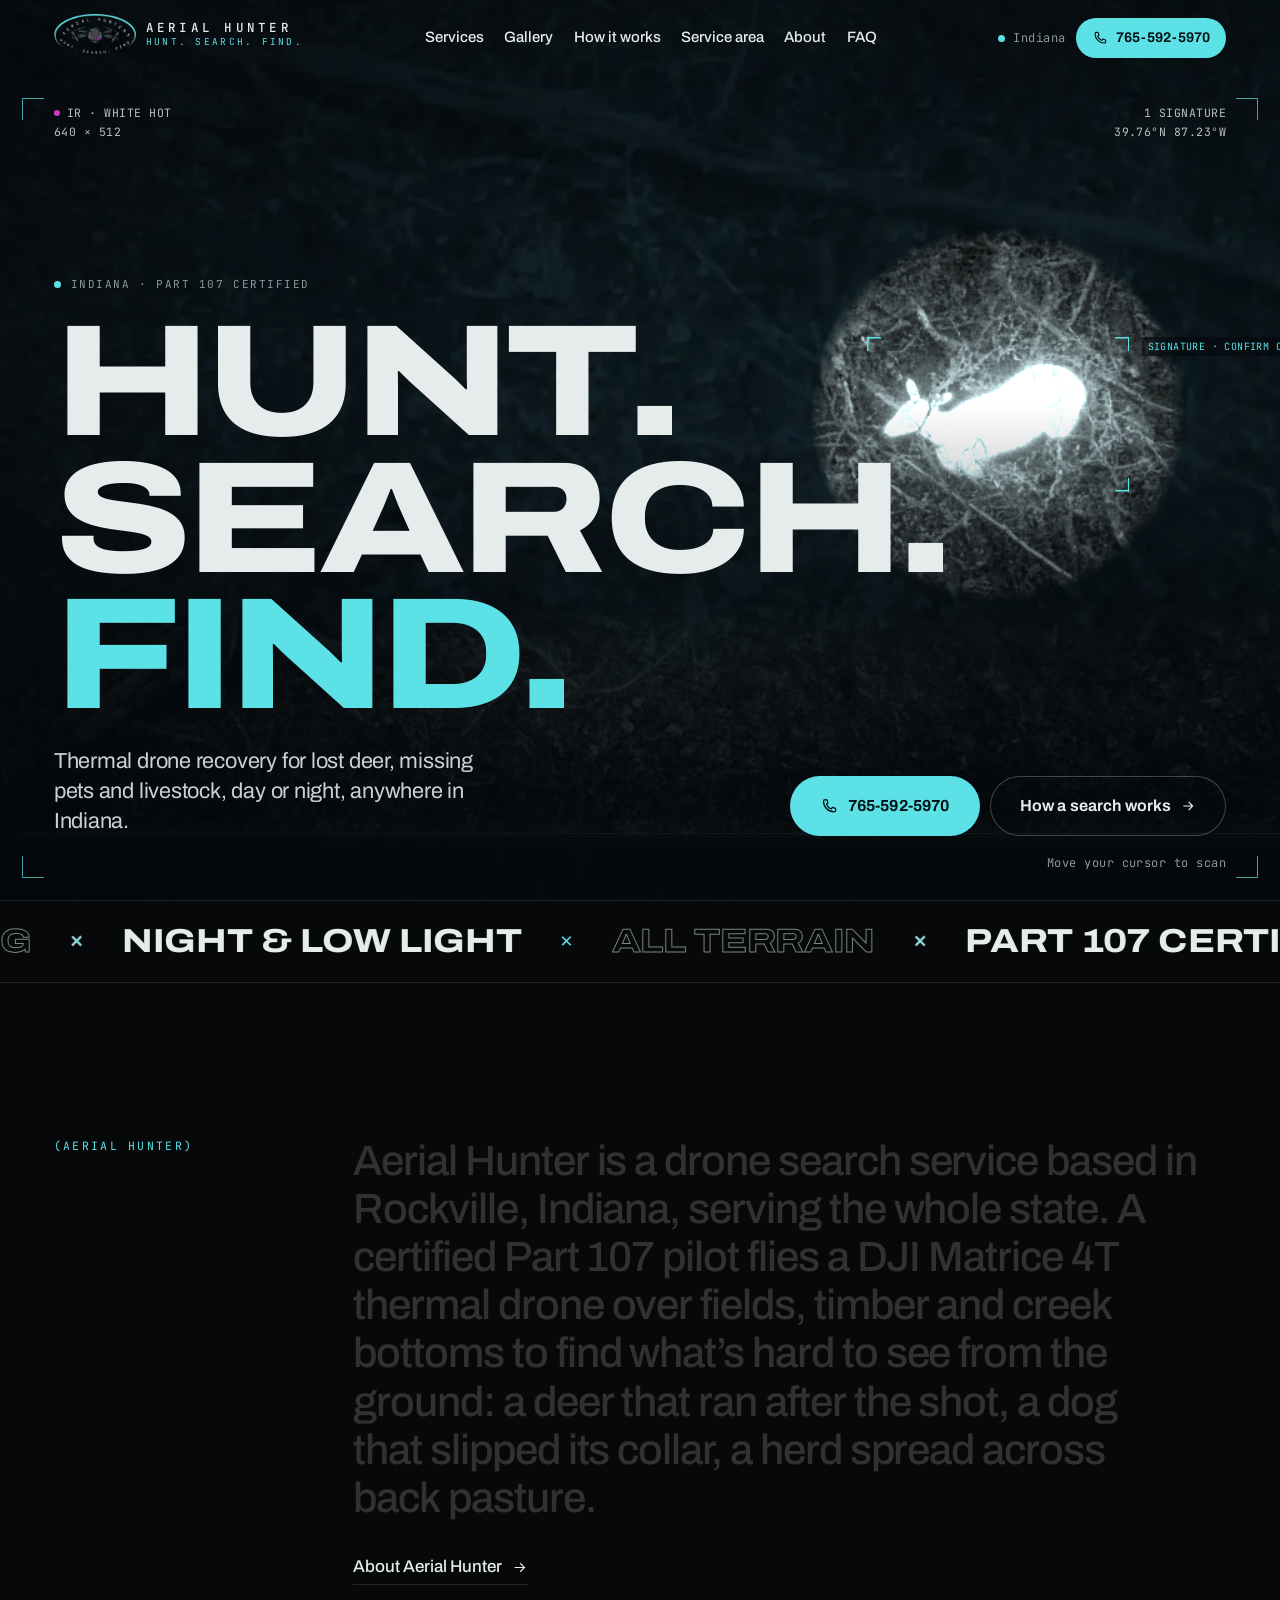
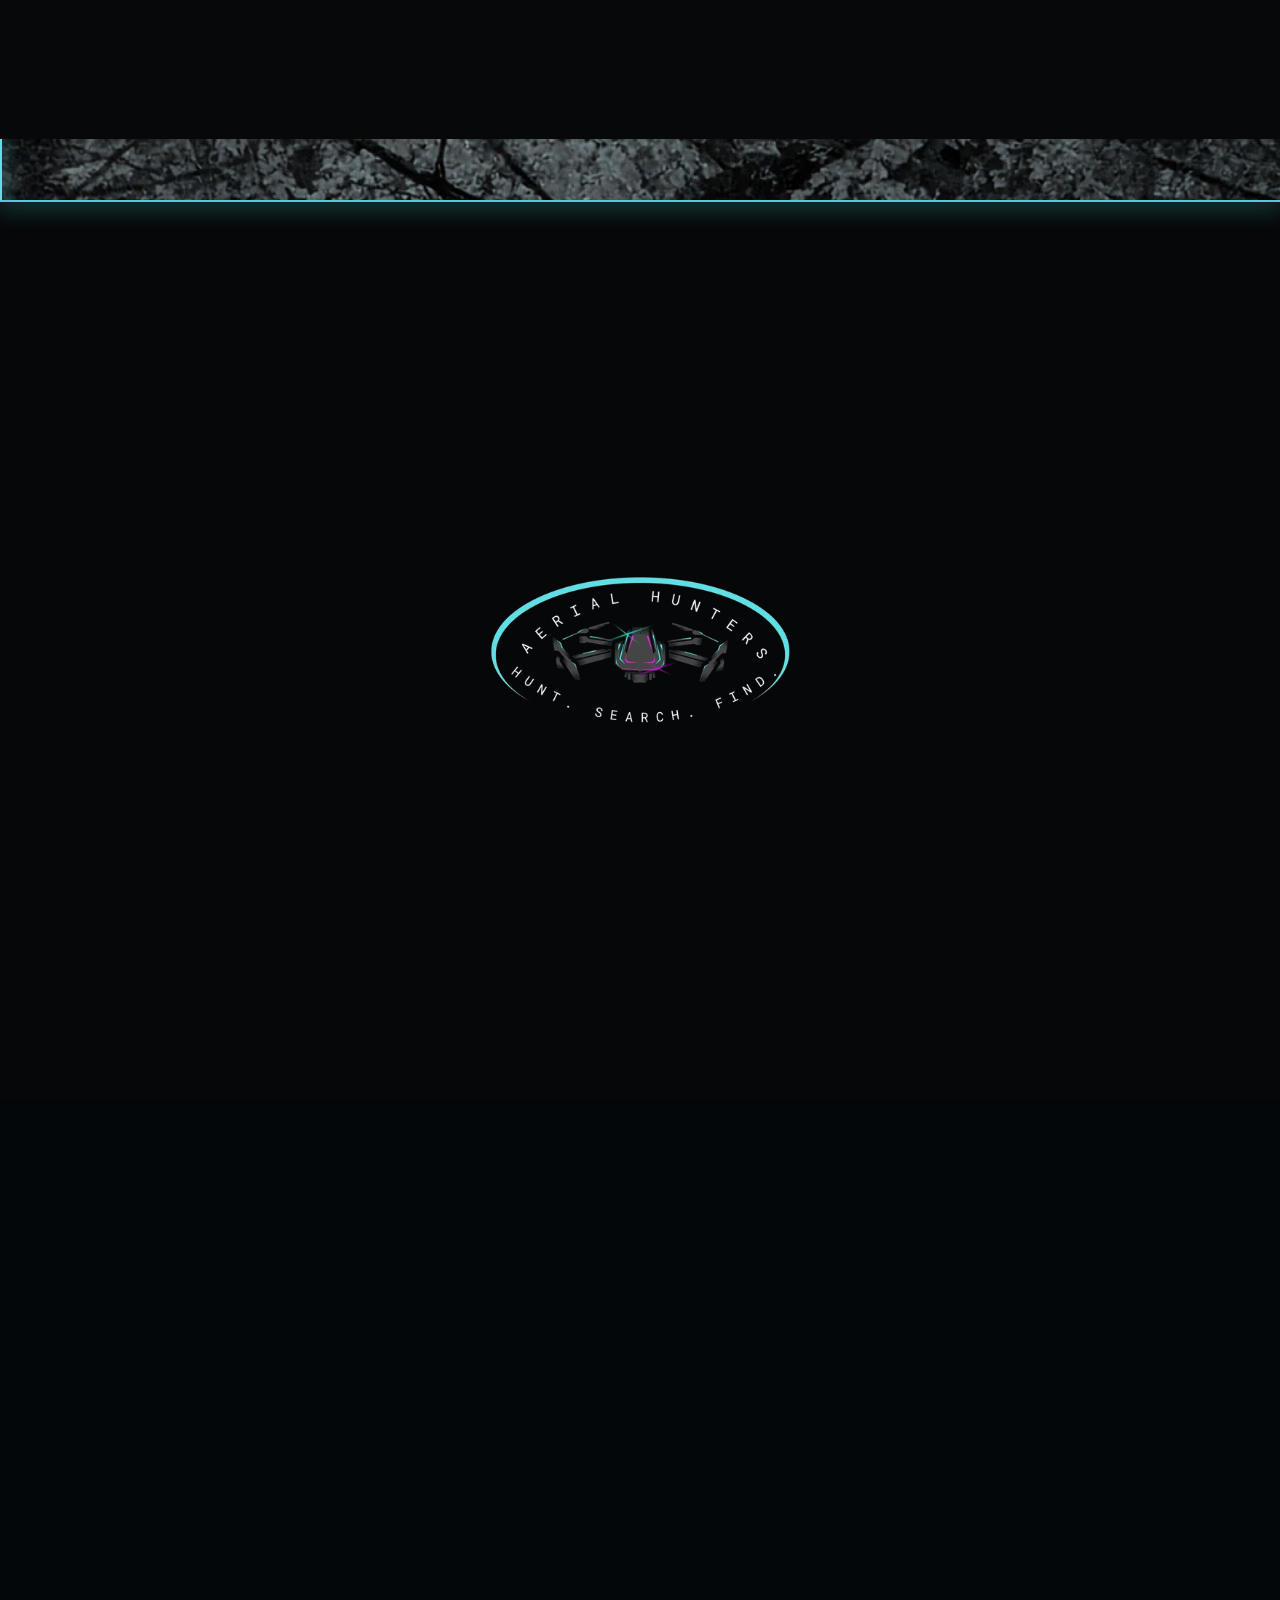
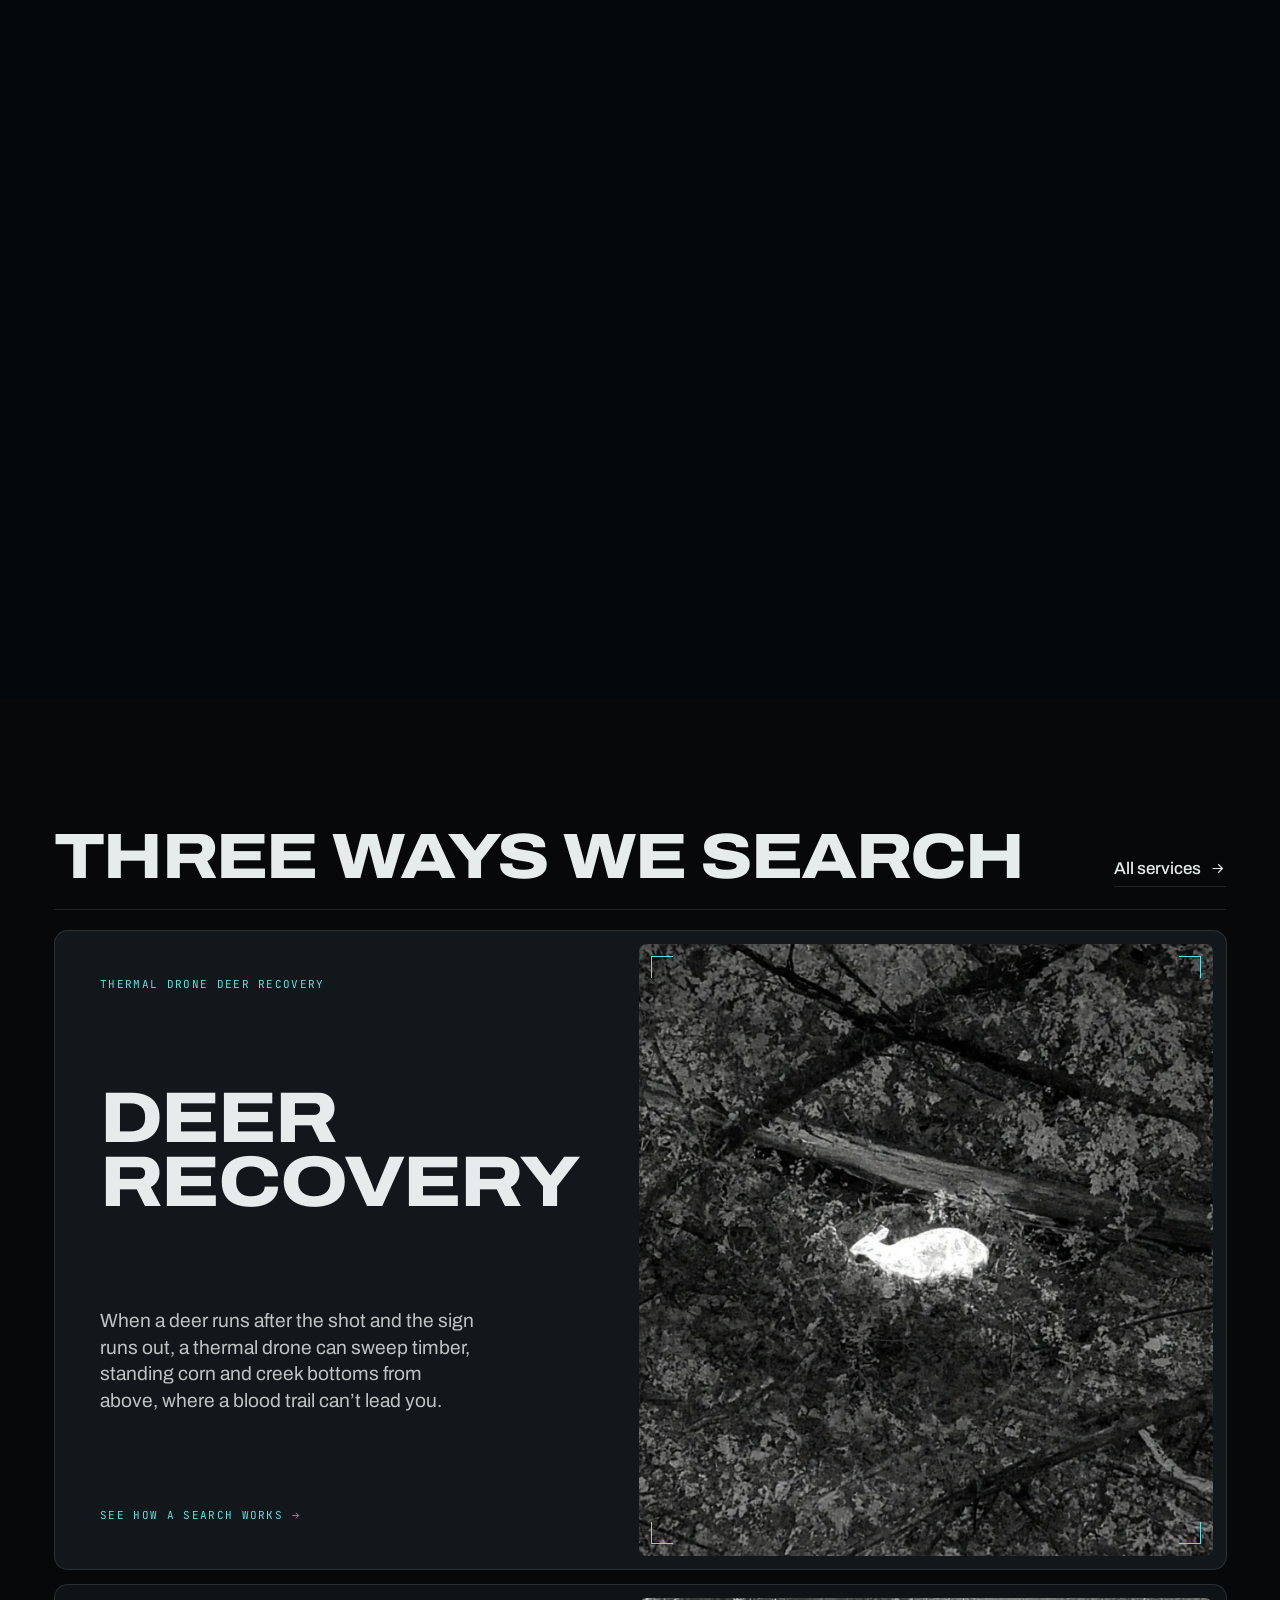
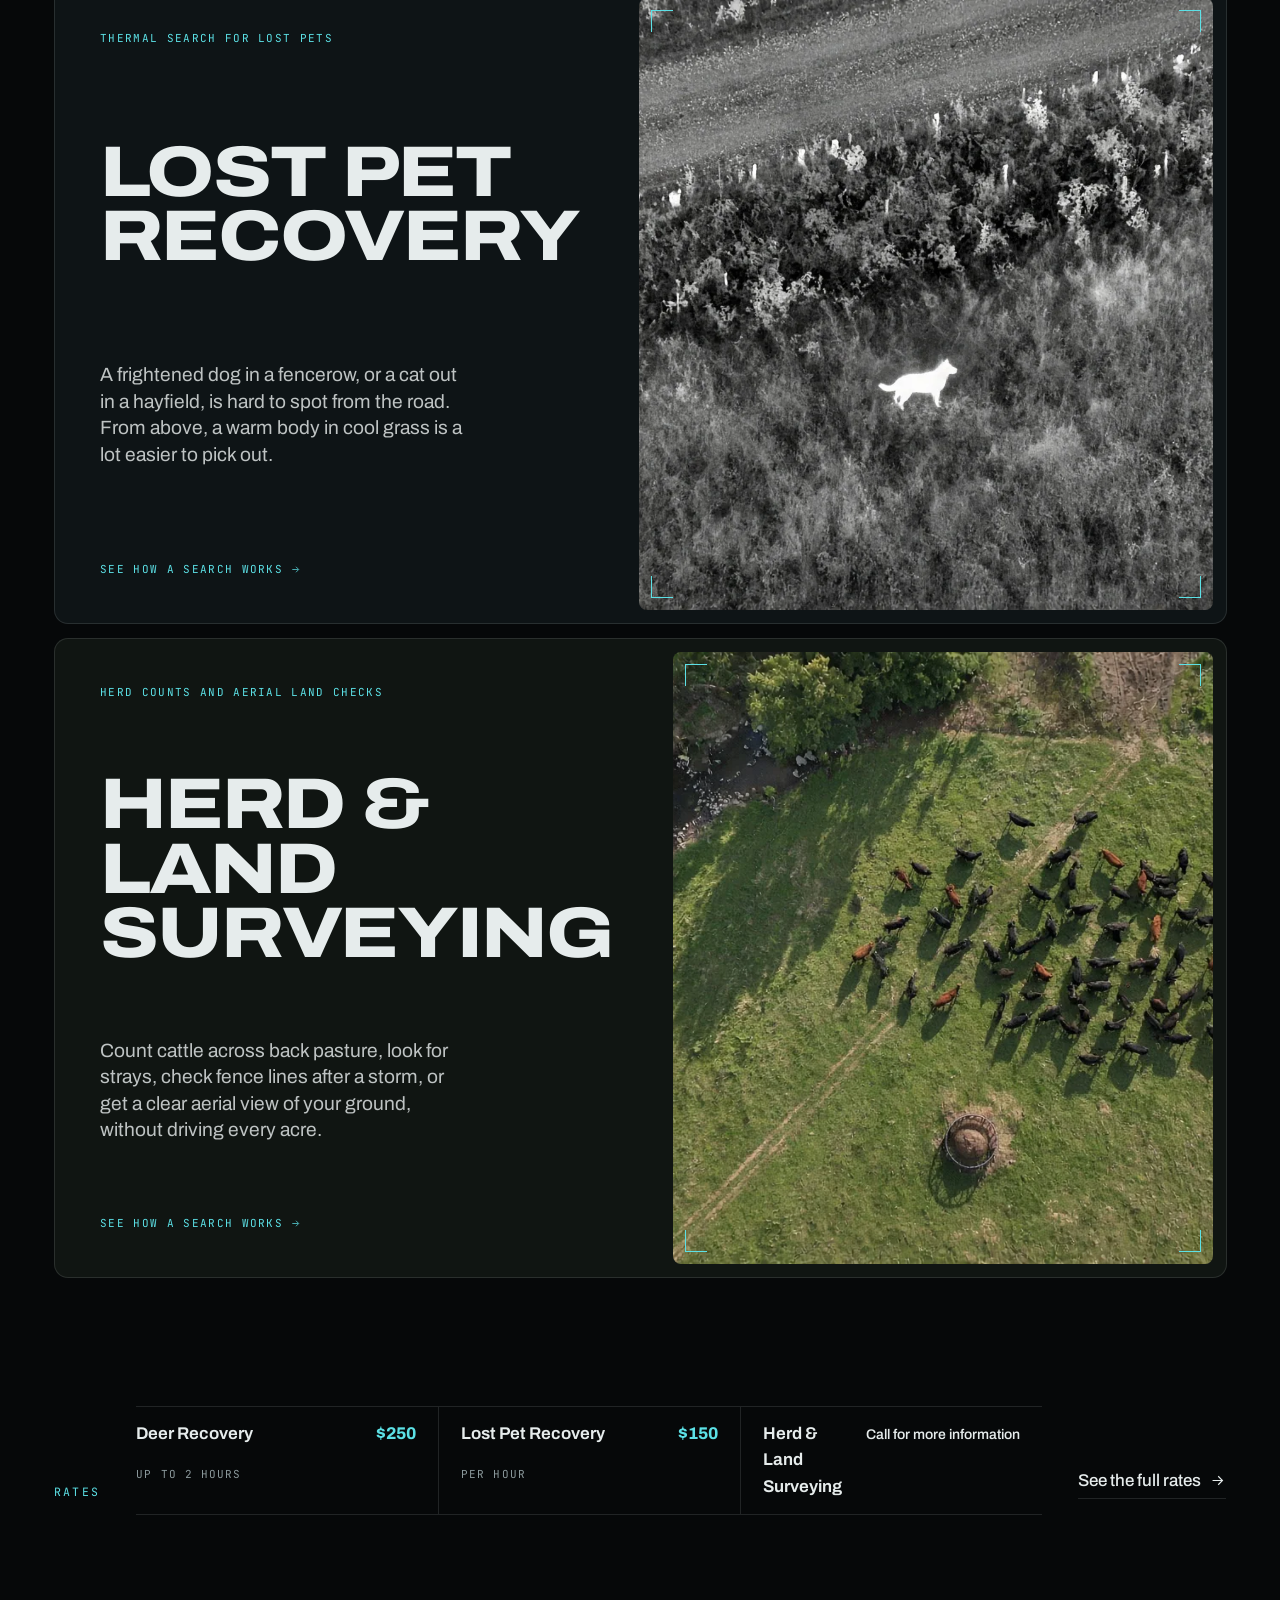
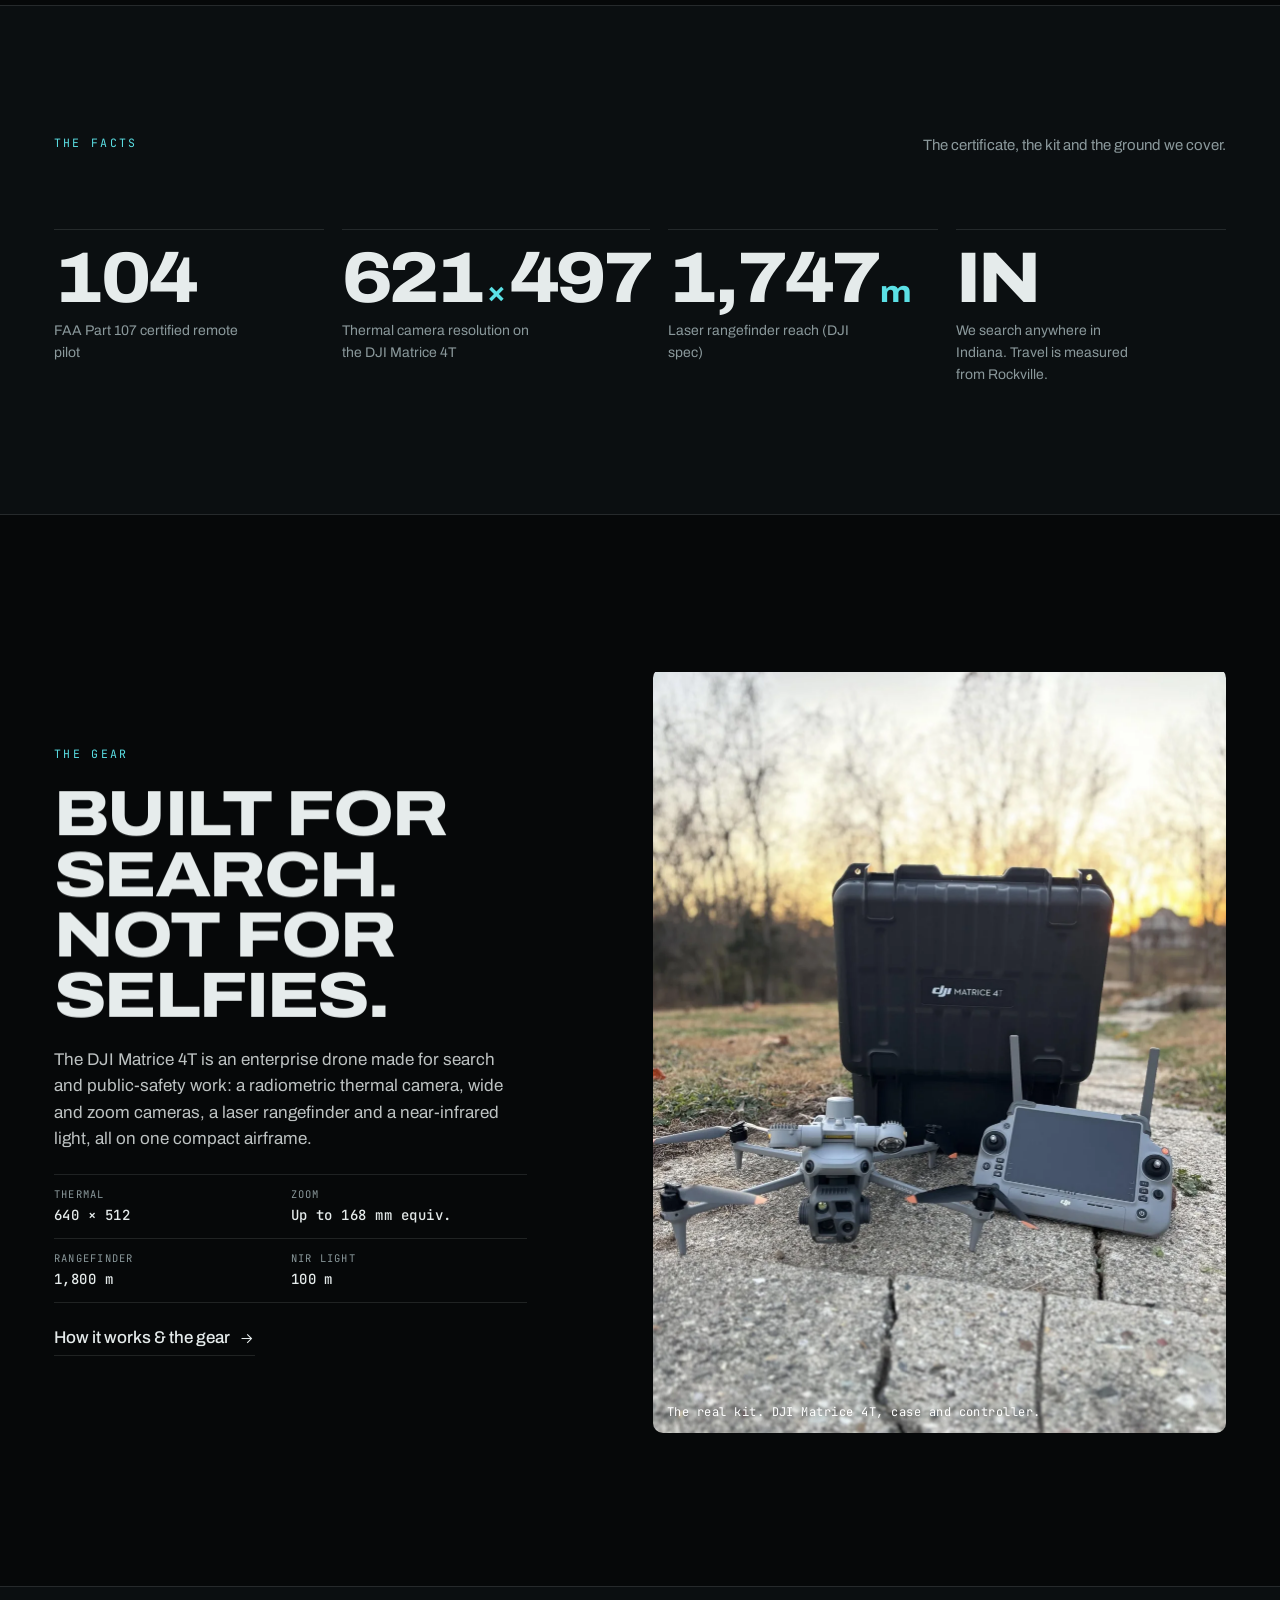
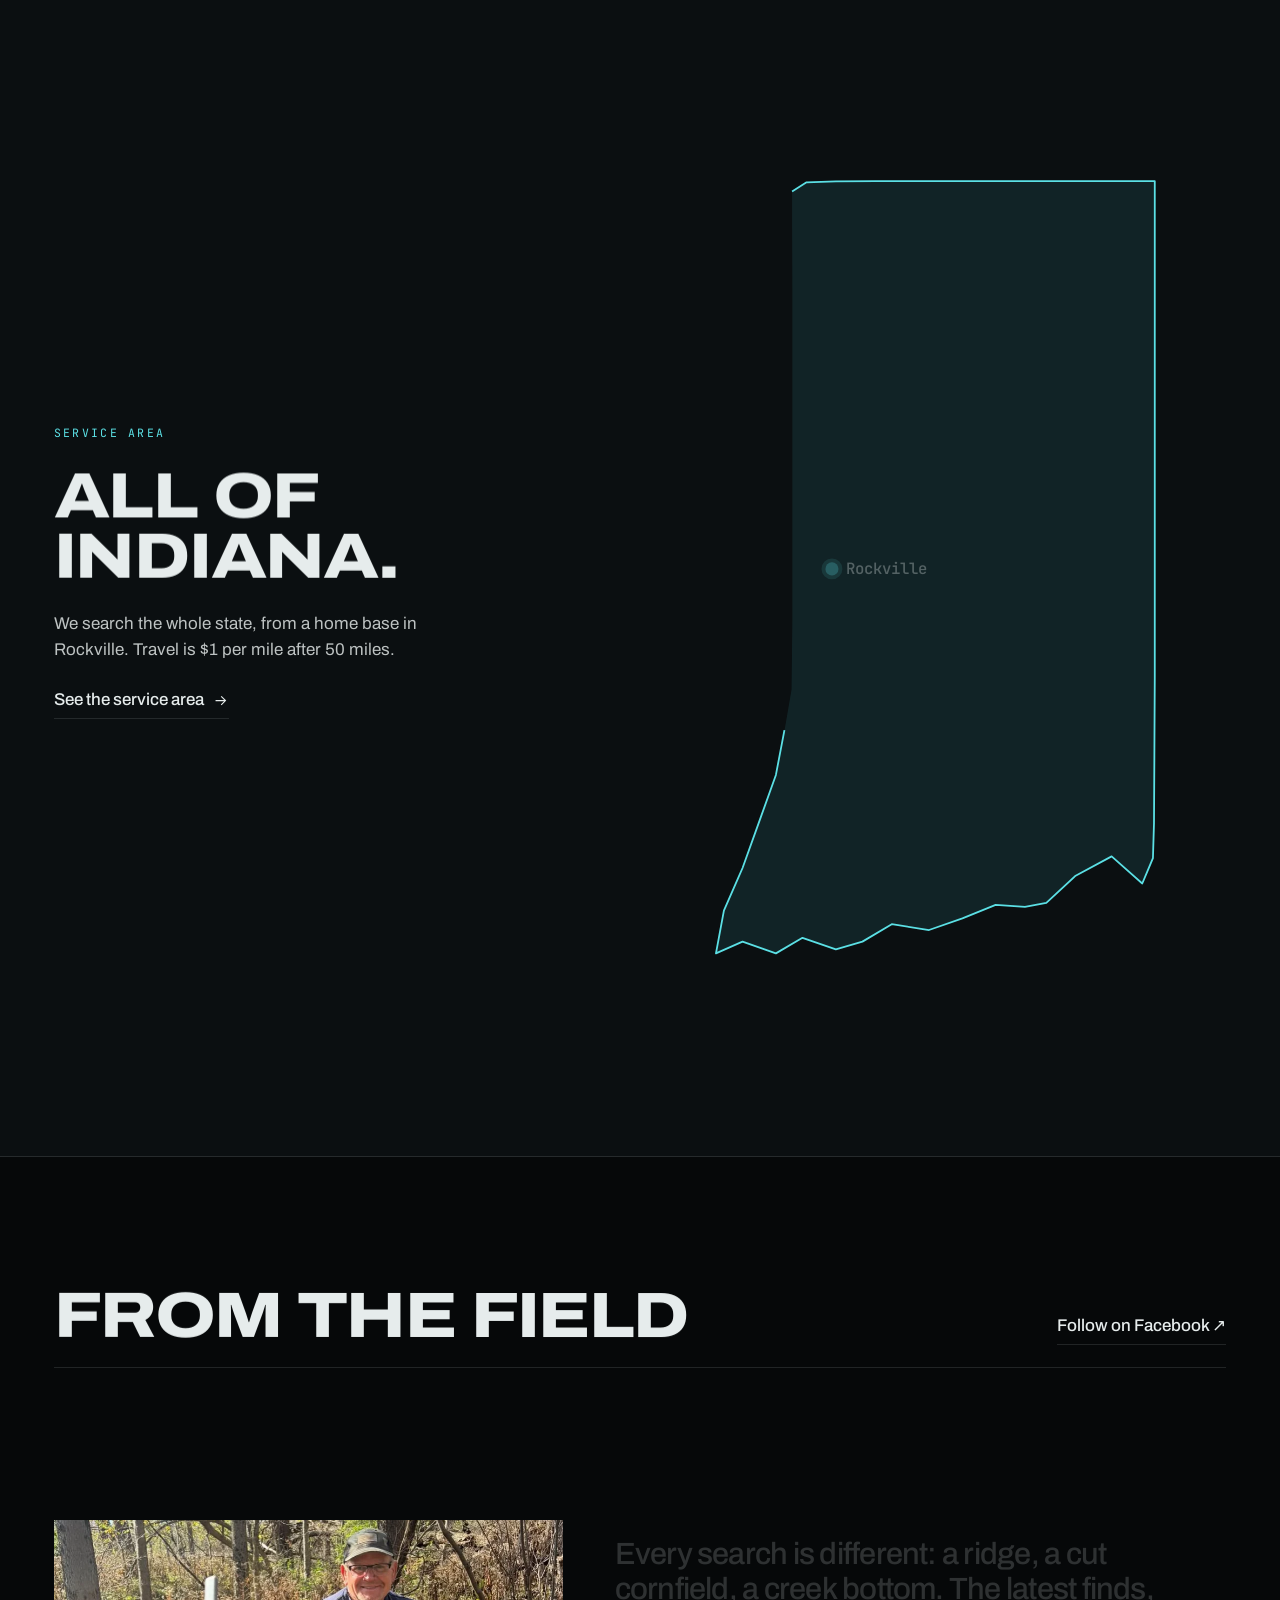
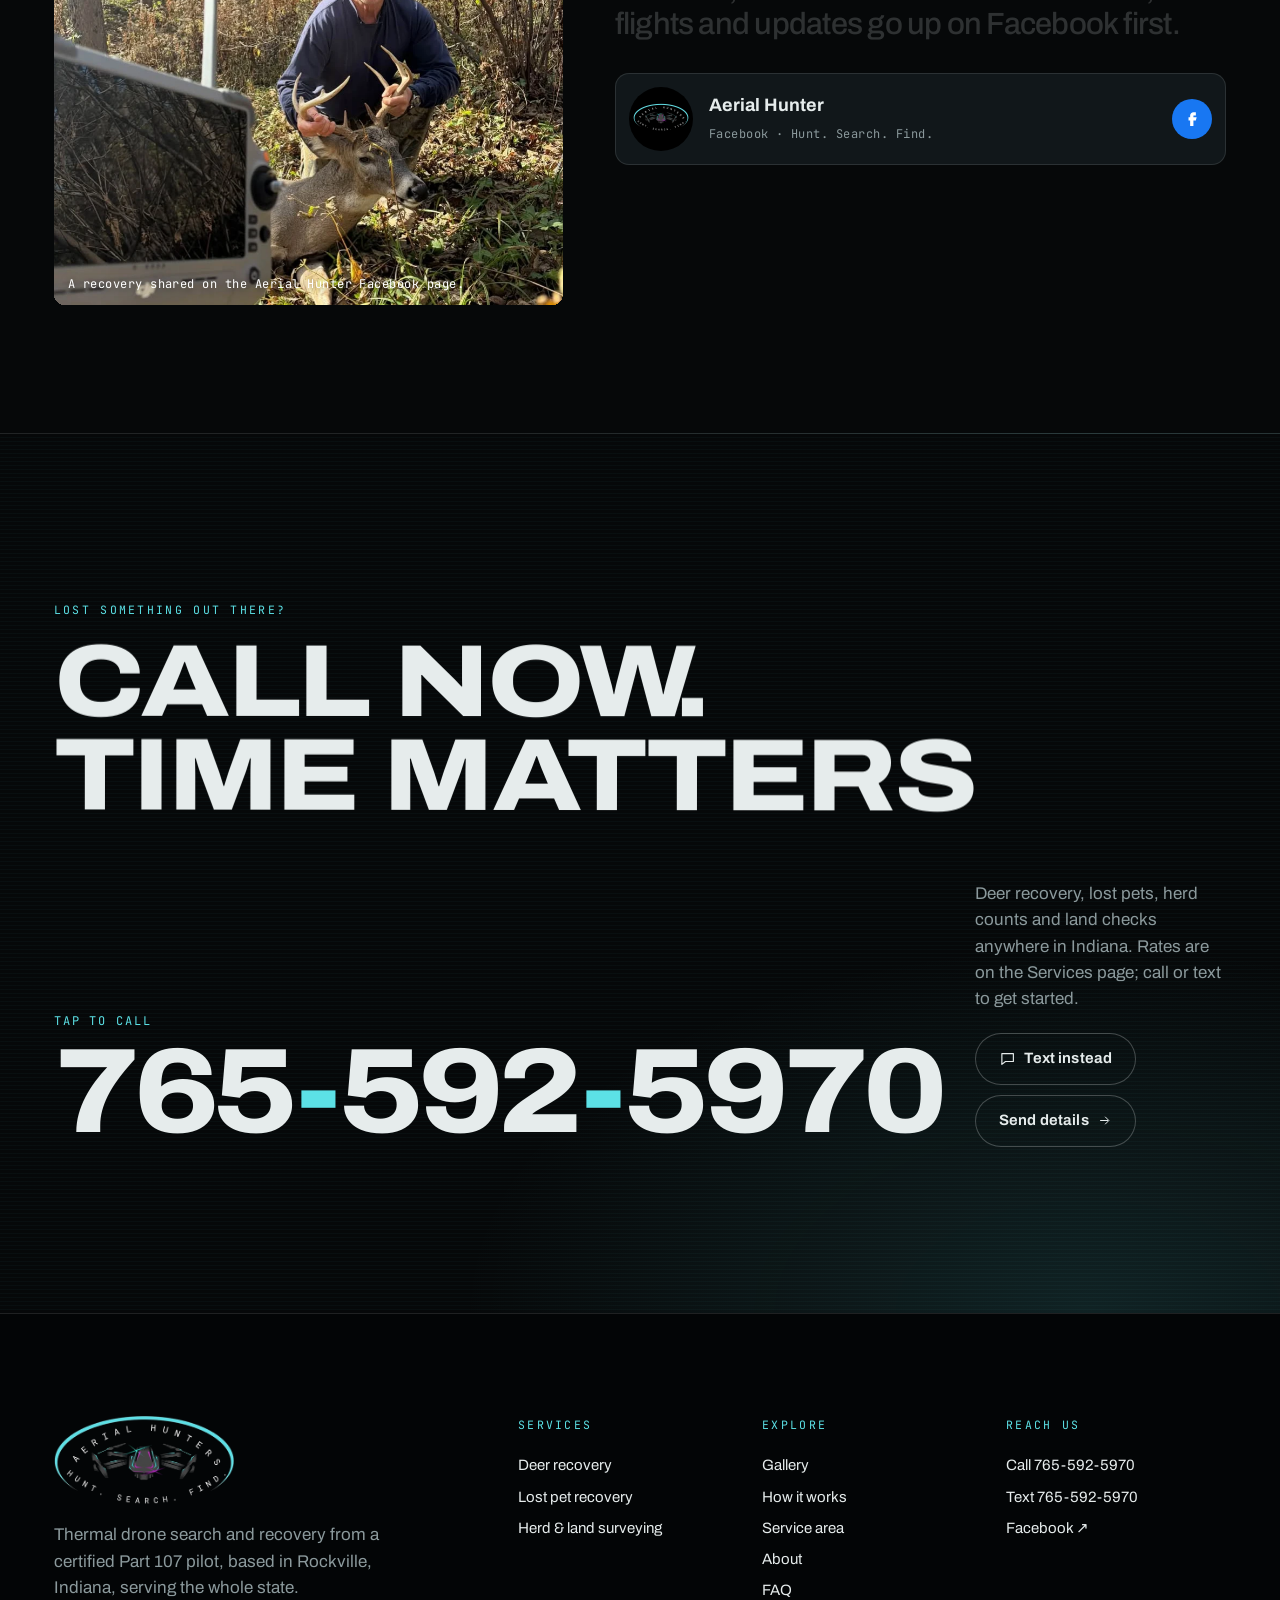
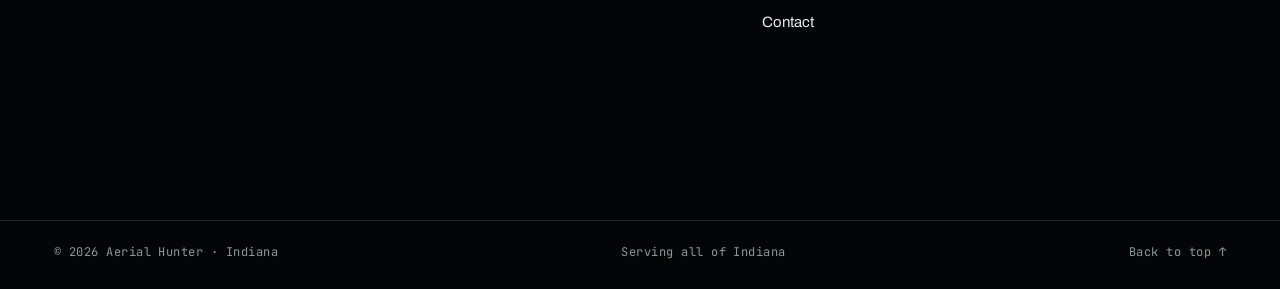
<file: index.html>
<!doctype html>
<html lang="en" class="no-js">
<head>
<meta charset="utf-8">
<meta name="viewport" content="width=device-width, initial-scale=1, viewport-fit=cover">
<title>Aerial Hunter · Thermal drone search &amp; recovery, Indiana</title>
<meta name="description" content="Thermal drone deer recovery, lost pet recovery and herd &amp; land surveying anywhere in Indiana. Call 765-592-5970.">
<meta name="theme-color" content="#060809">
<meta property="og:title" content="Aerial Hunter · Thermal drone search &amp; recovery, Indiana">
<meta property="og:description" content="Thermal drone deer recovery, lost pet recovery and herd &amp; land surveying anywhere in Indiana. Call 765-592-5970.">
<meta property="og:image" content="https://justuseflint.github.io/aerial-hunter/assets/img/og.jpg">
<meta name="format-detection" content="telephone=no">
<link rel="icon" href="assets/img/favicon.png" type="image/png">
<link rel="apple-touch-icon" href="assets/img/logo-square.png">
<link rel="preconnect" href="https://fonts.googleapis.com"><link rel="preconnect" href="https://fonts.gstatic.com" crossorigin>
<link rel="stylesheet" href="https://fonts.googleapis.com/css2?family=Archivo:wdth,wght@62..125,300..900&family=JetBrains+Mono:wght@400;500&display=swap">
<link rel="stylesheet" href="assets/css/site.css?v=480">
<script type="application/ld+json">{"@context":"https://schema.org","@type":"LocalBusiness","name":"Aerial Hunter","slogan":"Hunt. Search. Find.","telephone":"+1-765-592-5970","areaServed":{"@type":"State","name":"Indiana"},"sameAs":["https://www.facebook.com/people/Aerial-Hunter/61583336984487/"],"description":"Thermal drone deer recovery, lost pet recovery and herd and land surveying."}</script>
<script>(function(d,w){var h=d.documentElement;h.className=h.className.replace('no-js','js');var rm=w.matchMedia&&w.matchMedia('(prefers-reduced-motion: reduce)').matches;if(!rm){h.classList.add('motion');try{if(sessionStorage.getItem('ah-pt')==='1')h.classList.add('pt-in')}catch(e){}}else{h.classList.add('no-motion')}setTimeout(function(){if(!w.__ahReady){h.classList.remove('motion','pt-in');h.classList.add('no-motion')}},4000)})(document,window)</script>
</head>
<body class="p-home" id="top">
<div class="pt" aria-hidden="true"><div class="pt-in-wm"><img src="assets/img/logo-sm.png" alt="" width="412" height="202"></div><span class="pt-scan"></span></div>
<a class="skip" href="#main">Skip to content</a>
<header class="hdr" data-hdr>
  <div class="hdr-in">
    <a class="hdr-logo" href="" aria-label="Aerial Hunter home"><span class="logo "><img src="assets/img/logo-sm.png" alt="" width="412" height="202"><span class="logo-t"><b>Aerial Hunter</b><i>Hunt. Search. Find.</i></span></span></a>
    <nav class="hdr-nav" aria-label="Primary"><a href="services/" class="ul">Services</a><a href="gallery/" class="ul">Gallery</a><a href="how-it-works/" class="ul">How it works</a><a href="service-area/" class="ul">Service area</a><a href="about/" class="ul">About</a><a href="faq/" class="ul">FAQ</a></nav>
    <div class="hdr-r">
      <span class="hdr-status mono"><i></i>Indiana</span>
      <a class="btn btn-sm hdr-cta" href="tel:+17655925970" data-magnetic><span><svg class="ico" viewBox="0 0 24 24" aria-hidden="true"><path d="M6.6 3.5l2.6.3 1.2 4-2 1.6a12 12 0 006.2 6.2l1.6-2 4 1.2.3 2.6c0 1-.9 2-2 2C10.8 19.4 4.6 13.2 4.6 5.5c0-1.1 1-2 2-2z" fill="none" stroke="currentColor" stroke-width="1.6" stroke-linejoin="round"/></svg>765-592-5970</span></a>
      <a class="hdr-callm" href="tel:+17655925970" aria-label="Call 765-592-5970"><svg class="ico" viewBox="0 0 24 24" aria-hidden="true"><path d="M6.6 3.5l2.6.3 1.2 4-2 1.6a12 12 0 006.2 6.2l1.6-2 4 1.2.3 2.6c0 1-.9 2-2 2C10.8 19.4 4.6 13.2 4.6 5.5c0-1.1 1-2 2-2z" fill="none" stroke="currentColor" stroke-width="1.6" stroke-linejoin="round"/></svg></a>
      <button class="menu-btn" type="button" aria-expanded="false" aria-controls="menu" data-menu-btn><span class="mb-t"><span>Menu</span><span>Close</span></span><span class="mb-i"><i></i><i></i></span></button>
    </div>
  </div>
</header>
<div class="menu" id="menu" data-menu aria-hidden="true">
  <nav class="menu-nav" aria-label="Mobile"><a href=""><span class="mn-t">Home</span></a><a href="services/"><span class="mn-t">Services</span></a><a href="gallery/"><span class="mn-t">Gallery</span></a><a href="how-it-works/"><span class="mn-t">How it works</span></a><a href="service-area/"><span class="mn-t">Service area</span></a><a href="about/"><span class="mn-t">About</span></a><a href="faq/"><span class="mn-t">FAQ</span></a><a href="contact/"><span class="mn-t">Contact</span></a></nav>
  <div class="menu-foot">
    <a class="menu-call" href="tel:+17655925970"><svg class="ico" viewBox="0 0 24 24" aria-hidden="true"><path d="M6.6 3.5l2.6.3 1.2 4-2 1.6a12 12 0 006.2 6.2l1.6-2 4 1.2.3 2.6c0 1-.9 2-2 2C10.8 19.4 4.6 13.2 4.6 5.5c0-1.1 1-2 2-2z" fill="none" stroke="currentColor" stroke-width="1.6" stroke-linejoin="round"/></svg><span><span class="eyebrow">Call or text</span>765-592-5970</span></a>
    <a class="ul mono" href="https://www.facebook.com/people/Aerial-Hunter/61583336984487/" target="_blank" rel="noopener">Facebook ↗</a>
  </div>
</div>
<main id="main">

<section class="hero" data-hero>
  <div class="hero-media" data-scan data-tx="0.7236" data-ty="0.4604">
    <img src="assets/img/hero-night.webp" alt="" width="1280" height="720" loading="lazy" decoding="async" class="hm-night" loading="eager" fetchpriority="high">
    <img src="assets/img/hero-ir.webp" alt="Thermal drone view at night: a deer bedded on the forest floor shows up bright white" width="1280" height="720" loading="lazy" decoding="async" class="hm-ir" loading="eager">
    <span class="hm-line" aria-hidden="true"></span>
    <div class="hud" aria-hidden="true">
      <span class="hc hc-tl"></span><span class="hc hc-tr"></span><span class="hc hc-bl"></span><span class="hc hc-br"></span>
      <span class="hud-x"></span>
      <div class="hud-tl mono"><span><i class="rec"></i>IR · WHITE HOT</span><span>640 × 512</span></div>
      <div class="hud-tr mono"><span data-hud-scan>SCANNING</span><span>39.76°N 87.23°W</span></div>
      <div class="hud-lock" data-lock><span class="lk-box"></span><span class="lk-t mono">SIGNATURE · CONFIRM ON ZOOM</span></div>
    </div>
  </div>
  <div class="hero-in wrap">
    <p class="hero-eb mono" data-fade><span class="dot-live"></span>Indiana · Part 107 certified</p>
    <h1 class="hero-h" data-split="hero">Hunt. Search. <em>Find.</em></h1>
    <div class="hero-foot">
      <p class="lead hero-lede" data-fade>Thermal drone recovery for lost deer, missing pets and livestock, day or night, anywhere in Indiana.</p>
      <div class="hero-ctas" data-fade><a class="btn btn-call btn-lg" href="tel:+17655925970" data-magnetic data-cursor="Call"><span><svg class="ico" viewBox="0 0 24 24" aria-hidden="true"><path d="M6.6 3.5l2.6.3 1.2 4-2 1.6a12 12 0 006.2 6.2l1.6-2 4 1.2.3 2.6c0 1-.9 2-2 2C10.8 19.4 4.6 13.2 4.6 5.5c0-1.1 1-2 2-2z" fill="none" stroke="currentColor" stroke-width="1.6" stroke-linejoin="round"/></svg>765-592-5970</span></a><a class="btn btn-ghost btn-lg" href="how-it-works/"><span>How a search works <svg class="arr" viewBox="0 0 24 24" aria-hidden="true"><path d="M5 12h13M13 6l6 6-6 6" fill="none" stroke="currentColor" stroke-width="1.6"/></svg></span></a></div>
    </div>
    <p class="hero-hint mono" data-fade aria-hidden="true">Move your cursor to scan</p>
  </div>
</section>
<div class="marquee" data-marquee="1" aria-hidden="true"><div class="mq-track"><span class="lg">Deer recovery<i>✕</i></span><span class="lg">Lost pet recovery<i>✕</i></span><span class="lg">Herd counts<i>✕</i></span><span class="lg">Land surveying<i>✕</i></span><span class="lg">Night & low light<i>✕</i></span><span class="lg">All terrain<i>✕</i></span><span class="lg">Part 107 certified<i>✕</i></span><span class="lg">DJI Matrice 4T<i>✕</i></span></div></div>

<section class="statement wrap grid">
  <p class="eyebrow st-eb" data-fade>(Aerial Hunter)</p>
  <div class="st-body">
    <p class="focus" data-focus>Aerial Hunter is a drone search service based in Rockville, Indiana, serving the whole state. A certified Part 107 pilot flies a DJI Matrice 4T thermal drone over fields, timber and creek bottoms to find what’s hard to see from the ground: a deer that ran after the shot, a dog that slipped its collar, a herd spread across back pasture.</p>
    <a class="link-arrow" href="about/">About Aerial Hunter <svg class="arr" viewBox="0 0 24 24" aria-hidden="true"><path d="M5 12h13M13 6l6 6-6 6" fill="none" stroke="currentColor" stroke-width="1.6"/></svg></a>
  </div>
</section>

<section class="cmp" data-compare aria-labelledby="cmp-h">
  <div class="cmp-pin">
    <div class="cmp-stage" data-tx="0.497" data-ty="0.503">
      <img src="assets/img/night-deer.webp" alt="The same field at night, as your eyes see it: nearly black" width="1280" height="720" loading="lazy" decoding="async" class="cmp-a">
      <div class="cmp-b"><img src="assets/img/thermal-deer.webp" alt="The same field through the thermal camera: a warm animal glows white" width="1280" height="720" loading="lazy" decoding="async"></div>
      <span class="cmp-edge" aria-hidden="true"></span>
      <span class="cmp-tag cmp-tag-a mono" aria-hidden="true">Naked eye</span>
      <span class="cmp-tag cmp-tag-b mono" aria-hidden="true">Thermal · white hot</span>
      <span class="cmp-ret" aria-hidden="true"><span class="hc hc-tl"></span><span class="hc hc-tr"></span><span class="hc hc-bl"></span><span class="hc hc-br"></span></span>
    </div>
    <div class="cmp-copy wrap">
      <p class="eyebrow">Night &amp; low light</p>
      <h2 id="cmp-h" class="h-l">Thermal sees the unseen.</h2>
      <p class="cmp-p">Same brush, same minute. To your eyes it’s dark leaves and shadow. To a thermal camera, a warm animal glows against cool ground.</p>
    </div>
  </div>
</section>

<section class="svc-stack wrap" aria-labelledby="svc-h">
  <div class="sec-head">
    <h2 id="svc-h" class="h-l" data-split>Three ways we search</h2>
    <a class="link-arrow sec-link" href="services/">All services <svg class="arr" viewBox="0 0 24 24" aria-hidden="true"><path d="M5 12h13M13 6l6 6-6 6" fill="none" stroke="currentColor" stroke-width="1.6"/></svg></a>
  </div>
  <div class="stack" data-stack>
    <article class="stack-card sc-0" style="top:calc(var(--hdr) + 12px)">
      <a href="services/deer-recovery/" class="sc-in" data-cursor="Open">
        <div class="sc-txt">
          <span class="sc-n mono">Thermal drone deer recovery</span>
          <h3 class="sc-h">Deer Recovery</h3>
          <p class="sc-l">When a deer runs after the shot and the sign runs out, a thermal drone can sweep timber, standing corn and creek bottoms from above, where a blood trail can’t lead you.</p>
          <span class="sc-go mono">See how a search works <svg class="arr" viewBox="0 0 24 24" aria-hidden="true"><path d="M5 12h13M13 6l6 6-6 6" fill="none" stroke="currentColor" stroke-width="1.6"/></svg></span>
        </div>
        <div class="sc-m"><img src="assets/img/thermal-deer.webp" alt="Thermal drone view of a bedded deer glowing white beside a fallen log" width="1280" height="720" loading="lazy" decoding="async"><span class="hc hc-tl"></span><span class="hc hc-tr"></span><span class="hc hc-bl"></span><span class="hc hc-br"></span></div>
      </a>
    </article><article class="stack-card sc-1" style="top:calc(var(--hdr) + 28px)">
      <a href="services/lost-pet-recovery/" class="sc-in" data-cursor="Open">
        <div class="sc-txt">
          <span class="sc-n mono">Thermal search for lost pets</span>
          <h3 class="sc-h">Lost Pet Recovery</h3>
          <p class="sc-l">A frightened dog in a fencerow, or a cat out in a hayfield, is hard to spot from the road. From above, a warm body in cool grass is a lot easier to pick out.</p>
          <span class="sc-go mono">See how a search works <svg class="arr" viewBox="0 0 24 24" aria-hidden="true"><path d="M5 12h13M13 6l6 6-6 6" fill="none" stroke="currentColor" stroke-width="1.6"/></svg></span>
        </div>
        <div class="sc-m"><img src="assets/img/thermal-dog.webp" alt="Thermal drone view of a dog standing in tall grass near a fencerow" width="1152" height="864" loading="lazy" decoding="async"><span class="hc hc-tl"></span><span class="hc hc-tr"></span><span class="hc hc-bl"></span><span class="hc hc-br"></span></div>
      </a>
    </article><article class="stack-card sc-2" style="top:calc(var(--hdr) + 44px)">
      <a href="services/herd-land-surveying/" class="sc-in" data-cursor="Open">
        <div class="sc-txt">
          <span class="sc-n mono">Herd counts and aerial land checks</span>
          <h3 class="sc-h">Herd & Land Surveying</h3>
          <p class="sc-l">Count cattle across back pasture, look for strays, check fence lines after a storm, or get a clear aerial view of your ground, without driving every acre.</p>
          <span class="sc-go mono">See how a search works <svg class="arr" viewBox="0 0 24 24" aria-hidden="true"><path d="M5 12h13M13 6l6 6-6 6" fill="none" stroke="currentColor" stroke-width="1.6"/></svg></span>
        </div>
        <div class="sc-m"><img src="assets/img/cattle-aerial.webp" alt="Aerial view of a herd of beef cattle in a pasture beside a creek" width="1280" height="720" loading="lazy" decoding="async"><span class="hc hc-tl"></span><span class="hc hc-tr"></span><span class="hc hc-bl"></span><span class="hc hc-br"></span></div>
      </a>
    </article>
  </div>
</section>

<aside class="rate-rail wrap" aria-label="Rates">
  <p class="eyebrow">Rates</p>
  <ul class="rate-rail-list">
    <li><span class="rr-n">Deer Recovery</span><b>$250</b><i>up to 2 hours</i></li>
    <li><span class="rr-n">Lost Pet Recovery</span><b>$150</b><i>per hour</i></li>
    <li><span class="rr-n">Herd &amp; Land Surveying</span><b class="rr-call">Call for more information</b></li>
  </ul>
  <a class="link-arrow" href="services/#pricing">See the full rates <svg class="arr" viewBox="0 0 24 24" aria-hidden="true"><path d="M5 12h13M13 6l6 6-6 6" fill="none" stroke="currentColor" stroke-width="1.6"/></svg></a>
</aside>

<section class="facts" aria-label="The facts">
  <div class="wrap">
    <div class="num-head"><p class="eyebrow">The facts</p><p class="num-note">The certificate, the kit and the ground we cover.</p></div>
    <div class="num-grid">
      <div class="num" data-reveal><span class="num-v"><span data-count="107">107</span></span><span class="num-l">FAA Part 107 certified remote pilot</span></div>
      <div class="num" data-reveal><span class="num-v"><span data-count="640">640</span><small>×</small><span data-count="512">512</span></span><span class="num-l">Thermal camera resolution on the DJI Matrice 4T</span></div>
      <div class="num" data-reveal><span class="num-v"><span data-count="1800">1,800</span><small>m</small></span><span class="num-l">Laser rangefinder reach (DJI spec)</span></div>
      <div class="num" data-reveal><span class="num-v">IN</span><span class="num-l">We search anywhere in Indiana. Travel is measured from Rockville.</span></div>
    </div>
  </div>
</section>

<section class="gear-t wrap grid" aria-labelledby="gear-h">
  <div class="gt-txt">
    <p class="eyebrow" data-fade>The gear</p>
    <h2 id="gear-h" class="h-l" data-split>Built for search. Not for selfies.</h2>
    <p class="gt-p" data-fade>The DJI Matrice 4T is an enterprise drone made for search and public-safety work: a radiometric thermal camera, wide and zoom cameras, a laser rangefinder and a near-infrared light, all on one compact airframe.</p>
    <ul class="spec-mini mono" data-fade>
      <li><span>Thermal</span><b>640 × 512</b></li><li><span>Zoom</span><b>Up to 168 mm equiv.</b></li><li><span>Rangefinder</span><b>1,800 m</b></li><li><span>NIR light</span><b>100 m</b></li>
    </ul>
    <a class="link-arrow" href="how-it-works/" data-fade>How it works &amp; the gear <svg class="arr" viewBox="0 0 24 24" aria-hidden="true"><path d="M5 12h13M13 6l6 6-6 6" fill="none" stroke="currentColor" stroke-width="1.6"/></svg></a>
  </div>
  <figure class="gt-fig" data-img-reveal><img src="assets/img/cover.webp" alt="The actual Aerial Hunter kit: a DJI Matrice 4T drone, its hard case and controller, on a stone path at sunset" width="1152" height="1536" loading="lazy" decoding="async"><figcaption class="mono">The real kit. DJI Matrice 4T, case and controller.</figcaption></figure>
</section>

<section class="area-t" aria-labelledby="area-h">
  <div class="wrap grid">
    <div class="at-txt">
      <p class="eyebrow">Service area</p>
      <h2 id="area-h" class="h-l" data-split>All of Indiana.</h2>
      <p class="at-p" data-fade>We search the whole state, from a home base in Rockville. Travel is $1 per mile after 50 miles.</p>
      <a class="link-arrow" href="service-area/" data-fade>See the service area <svg class="arr" viewBox="0 0 24 24" aria-hidden="true"><path d="M5 12h13M13 6l6 6-6 6" fill="none" stroke="currentColor" stroke-width="1.6"/></svg></a>
    </div>
    <div class="at-map" data-fade><a class="map-mini" href="service-area/" data-cursor="Open"><svg class="map in-map map-s" viewBox="0 0 440 700" role="img" aria-label="Stylized map of Indiana, with a marker at Rockville, the home base">
  <path class="in-p" d="M106.7,58.6L117.8,51.6L140.3,50.9L170.9,50.7L211.8,50.7L262.9,50.7L314.0,50.7L365.2,50.7L385.0,50.7L385.0,134.2L385.0,208.6L385.0,283.0L385.0,357.4L385.0,431.8L384.7,491.4L384.4,543.5L383.6,570.2L375.4,589.6L351.9,568.8L324.3,583.6L301.8,604.5L285.4,607.5L262.9,606.0L237.4,616.4L211.8,625.3L183.2,620.8L160.7,634.2L140.3,640.2L114.7,631.3L94.3,643.2L68.7,634.2L48.3,643.2L54.4,610.4L68.7,577.7L81.0,543.5L94.3,506.3L101.4,469.1L106.3,440.8L106.9,387.2L106.9,327.7L106.9,268.2L106.9,201.2L106.9,134.2L106.7,82.1Z" pathLength="1"/>
  
  <g class="twn twn-b in-pin">
    <circle cx="137.3" cy="348.2" r="5"/>
    <text x="148.3" y="352.2">Rockville</text>
  </g>
  
</svg></a></div>
  </div>
</section>

<section class="field wrap" aria-labelledby="field-h">
  <div class="sec-head"><h2 id="field-h" class="h-l" data-split>From the field</h2><a class="link-arrow sec-link" href="https://www.facebook.com/people/Aerial-Hunter/61583336984487/" target="_blank" rel="noopener">Follow on Facebook ↗</a></div>
  <div class="field-grid">
    <figure class="fg-a" data-img-reveal><img src="assets/img/recovery-real.webp" alt="A hunter kneels in autumn woods holding the antlers of a recovered buck, a drone controller in the foreground" width="960" height="963" loading="lazy" decoding="async"><figcaption class="mono">A recovery shared on the Aerial Hunter Facebook page.</figcaption></figure>
    <div class="fg-b">
      <p class="focus focus-s" data-focus>Every search is different: a ridge, a cut cornfield, a creek bottom. The latest finds, flights and updates go up on Facebook first.</p>
      <a class="fb-card" href="https://www.facebook.com/people/Aerial-Hunter/61583336984487/" target="_blank" rel="noopener" data-cursor="Open">
        <img src="assets/img/logo-square.png" alt="" width="512" height="512" loading="lazy">
        <span><b>Aerial Hunter</b><span class="mono">Facebook · Hunt. Search. Find.</span></span>
        <span class="fb-i"><svg class="ico" viewBox="0 0 24 24" aria-hidden="true"><path d="M14 8h3V4h-3c-2.2 0-4 1.8-4 4v2H8v4h2v7h4v-7h3l1-4h-4V8.5c0-.3.2-.5.5-.5z" fill="currentColor"/></svg></span>
      </a>
    </div>
  </div>
</section>
</main>
<section class="cta-band" aria-labelledby="cta-h">
  <div class="cta-scan" aria-hidden="true"></div>
  <div class="wrap cta-in">
    <p class="eyebrow">Lost something out there?</p>
    <h2 id="cta-h" class="h-xl cta-h" data-split>Call now. Time&nbsp;matters.</h2>
    <div class="cta-row">
      <a class="cta-phone" href="tel:+17655925970" data-cursor="Call"><span class="mono">Tap to call</span><span class="cta-num">765<i>-</i>592<i>-</i>5970</span></a>
      <div class="cta-side">
        <p>Deer recovery, lost pets, herd counts and land checks anywhere in Indiana. Rates are on the Services page; call or text to get started.</p>
        <div class="cta-btns"><a class="btn btn-ghost" href="sms:+17655925970"><span><svg class="ico" viewBox="0 0 24 24" aria-hidden="true"><path d="M4 5h16v11H9l-5 4z" fill="none" stroke="currentColor" stroke-width="1.6" stroke-linejoin="round"/></svg>Text instead</span></a><a class="btn btn-ghost" href="contact/"><span>Send details <svg class="arr" viewBox="0 0 24 24" aria-hidden="true"><path d="M5 12h13M13 6l6 6-6 6" fill="none" stroke="currentColor" stroke-width="1.6"/></svg></span></a></div>
      </div>
    </div>
  </div>
</section>
<footer class="ftr">
  <div class="wrap">
    <div class="ftr-grid">
      <div class="ftr-col ftr-brand">
        <img src="assets/img/logo-sm.png" alt="Aerial Hunters logo: Hunt. Search. Find." width="412" height="202" loading="lazy" class="ftr-logo">
        <p class="ftr-copy">Thermal drone search and recovery from a certified Part 107 pilot, based in Rockville, Indiana, serving the whole state.</p>
      </div>
      <div class="ftr-col">
        <p class="eyebrow">Services</p>
        <ul class="ftr-links"><li><a class="ul" href="services/deer-recovery/">Deer recovery</a></li><li><a class="ul" href="services/lost-pet-recovery/">Lost pet recovery</a></li><li><a class="ul" href="services/herd-land-surveying/">Herd & land surveying</a></li></ul>
      </div>
      <div class="ftr-col">
        <p class="eyebrow">Explore</p>
        <ul class="ftr-links"><li><a class="ul" href="gallery/">Gallery</a></li><li><a class="ul" href="how-it-works/">How it works</a></li><li><a class="ul" href="service-area/">Service area</a></li><li><a class="ul" href="about/">About</a></li><li><a class="ul" href="faq/">FAQ</a></li><li><a class="ul" href="contact/">Contact</a></li></ul>
      </div>
      <div class="ftr-col">
        <p class="eyebrow">Reach us</p>
        <ul class="ftr-links">
          <li><a class="ul" href="tel:+17655925970">Call 765-592-5970</a></li>
          <li><a class="ul" href="sms:+17655925970">Text 765-592-5970</a></li>
          <li><a class="ul" href="https://www.facebook.com/people/Aerial-Hunter/61583336984487/" target="_blank" rel="noopener">Facebook ↗</a></li>
        </ul>
      </div>
    </div>
  </div>
  <div class="ftr-wm" data-wm aria-hidden="true"><span>H</span><span>U</span><span>N</span><span>T</span><span class="dot">.</span><span>S</span><span>E</span><span>A</span><span>R</span><span>C</span><span>H</span><span class="dot">.</span><span>F</span><span>I</span><span>N</span><span>D</span><span class="dot">.</span></div>
  <div class="wrap ftr-base mono">
    <span>© 2026 Aerial Hunter · Indiana</span>
    <span>Serving all of Indiana</span>
    <a href="#top" class="ul">Back to top ↑</a>
  </div>
</footer>
<nav class="callbar" aria-label="Quick contact">
  <a class="cb-call" href="tel:+17655925970"><svg class="ico" viewBox="0 0 24 24" aria-hidden="true"><path d="M6.6 3.5l2.6.3 1.2 4-2 1.6a12 12 0 006.2 6.2l1.6-2 4 1.2.3 2.6c0 1-.9 2-2 2C10.8 19.4 4.6 13.2 4.6 5.5c0-1.1 1-2 2-2z" fill="none" stroke="currentColor" stroke-width="1.6" stroke-linejoin="round"/></svg><span>Call 765-592-5970</span></a>
  <a class="cb-sms" href="sms:+17655925970" aria-label="Text 765-592-5970"><svg class="ico" viewBox="0 0 24 24" aria-hidden="true"><path d="M4 5h16v11H9l-5 4z" fill="none" stroke="currentColor" stroke-width="1.6" stroke-linejoin="round"/></svg><span>Text</span></a>
</nav>
<div class="cursor" aria-hidden="true"><i></i><i></i><i></i><i></i><span class="cursor-t"></span></div>
<script src="assets/vendor/gsap.min.js" defer></script>
<script src="assets/vendor/ScrollTrigger.min.js" defer></script>
<script src="assets/vendor/lenis.min.js" defer></script>
<script src="assets/js/site.js?v=480" defer></script>

</body>
</html>
</file>
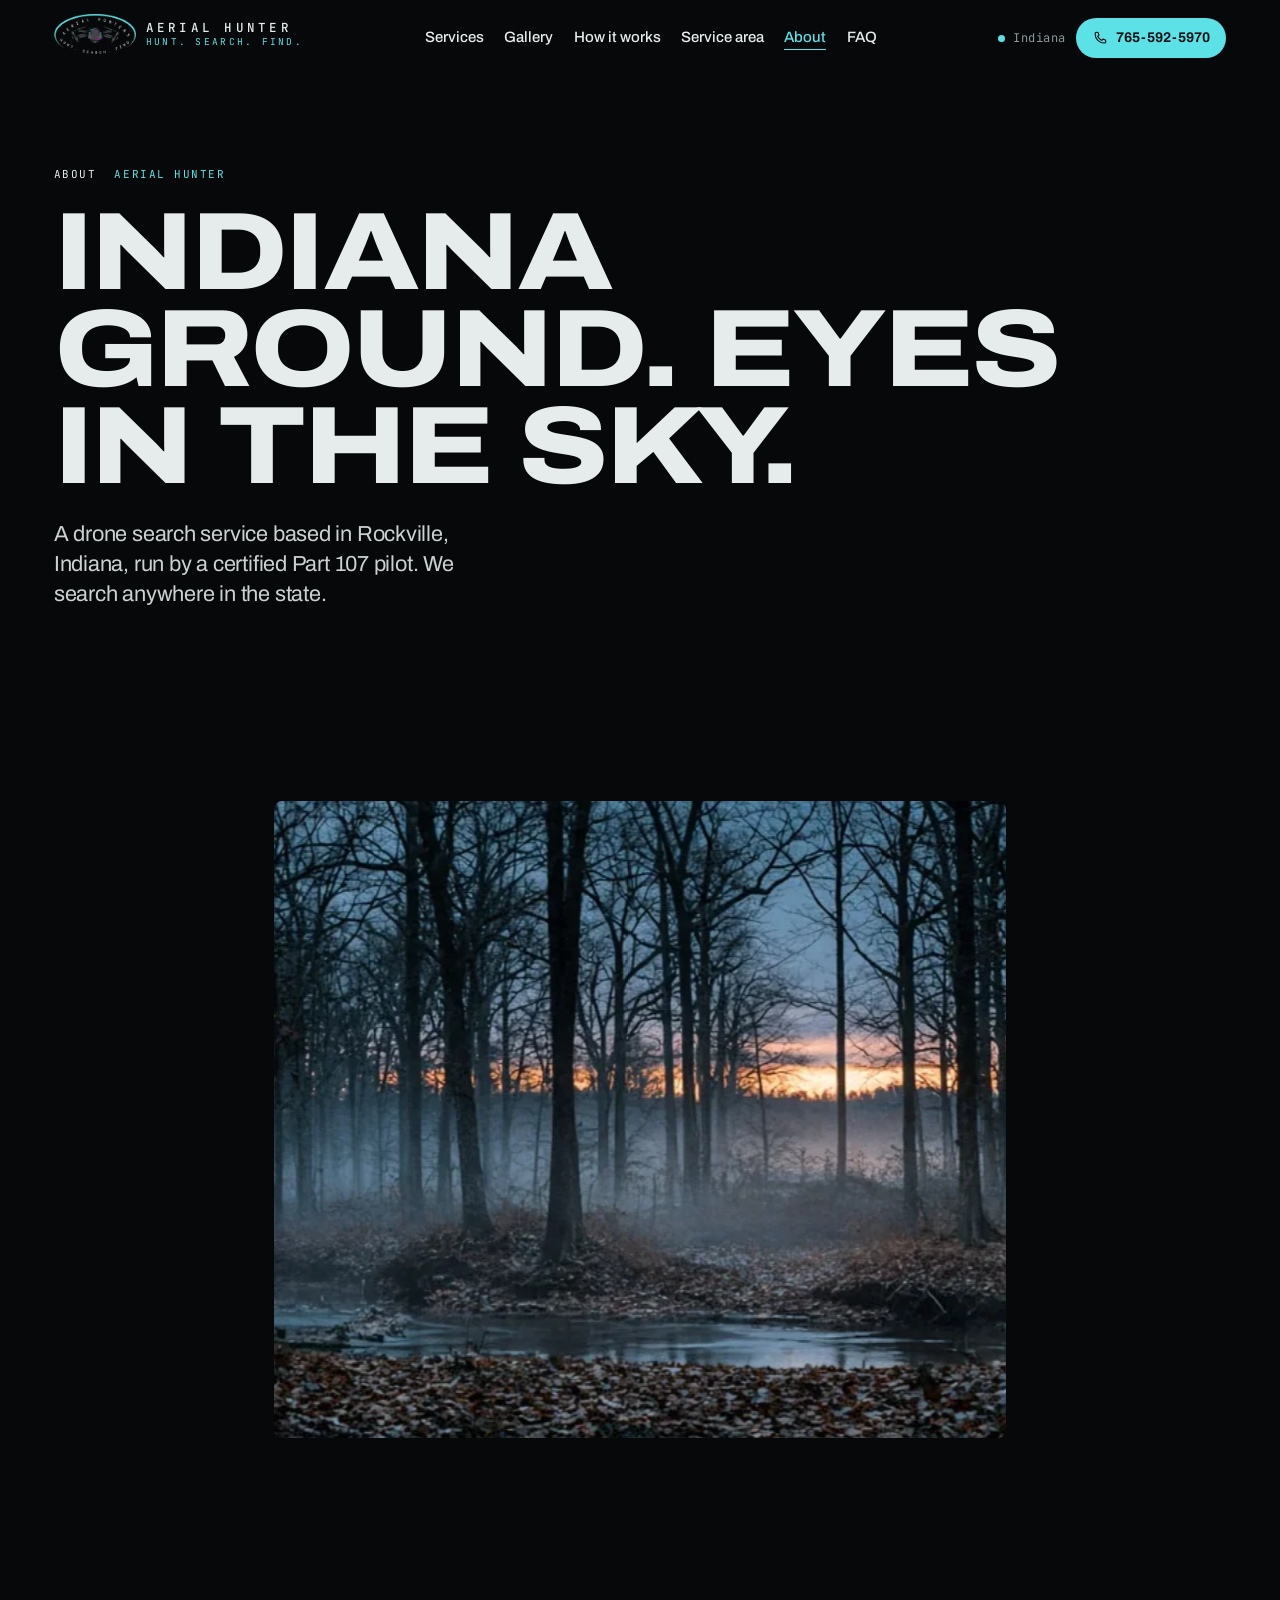
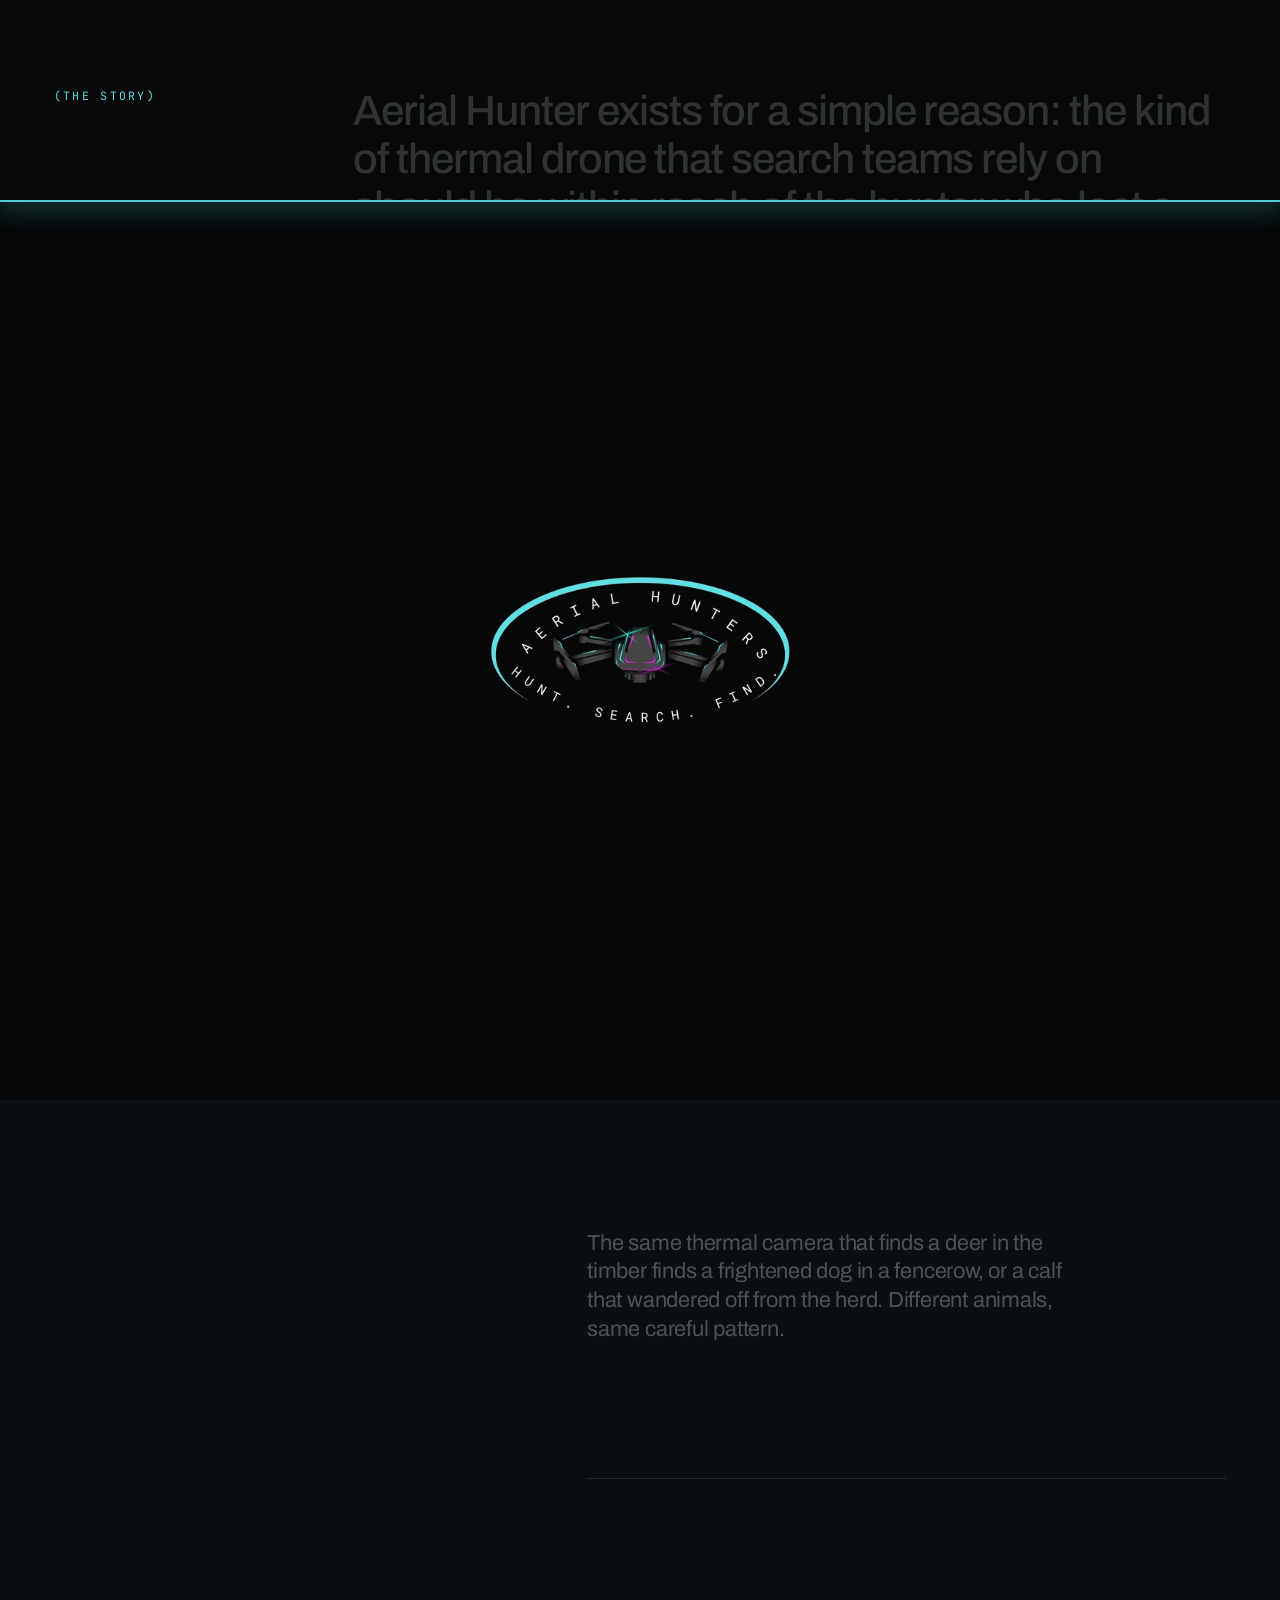
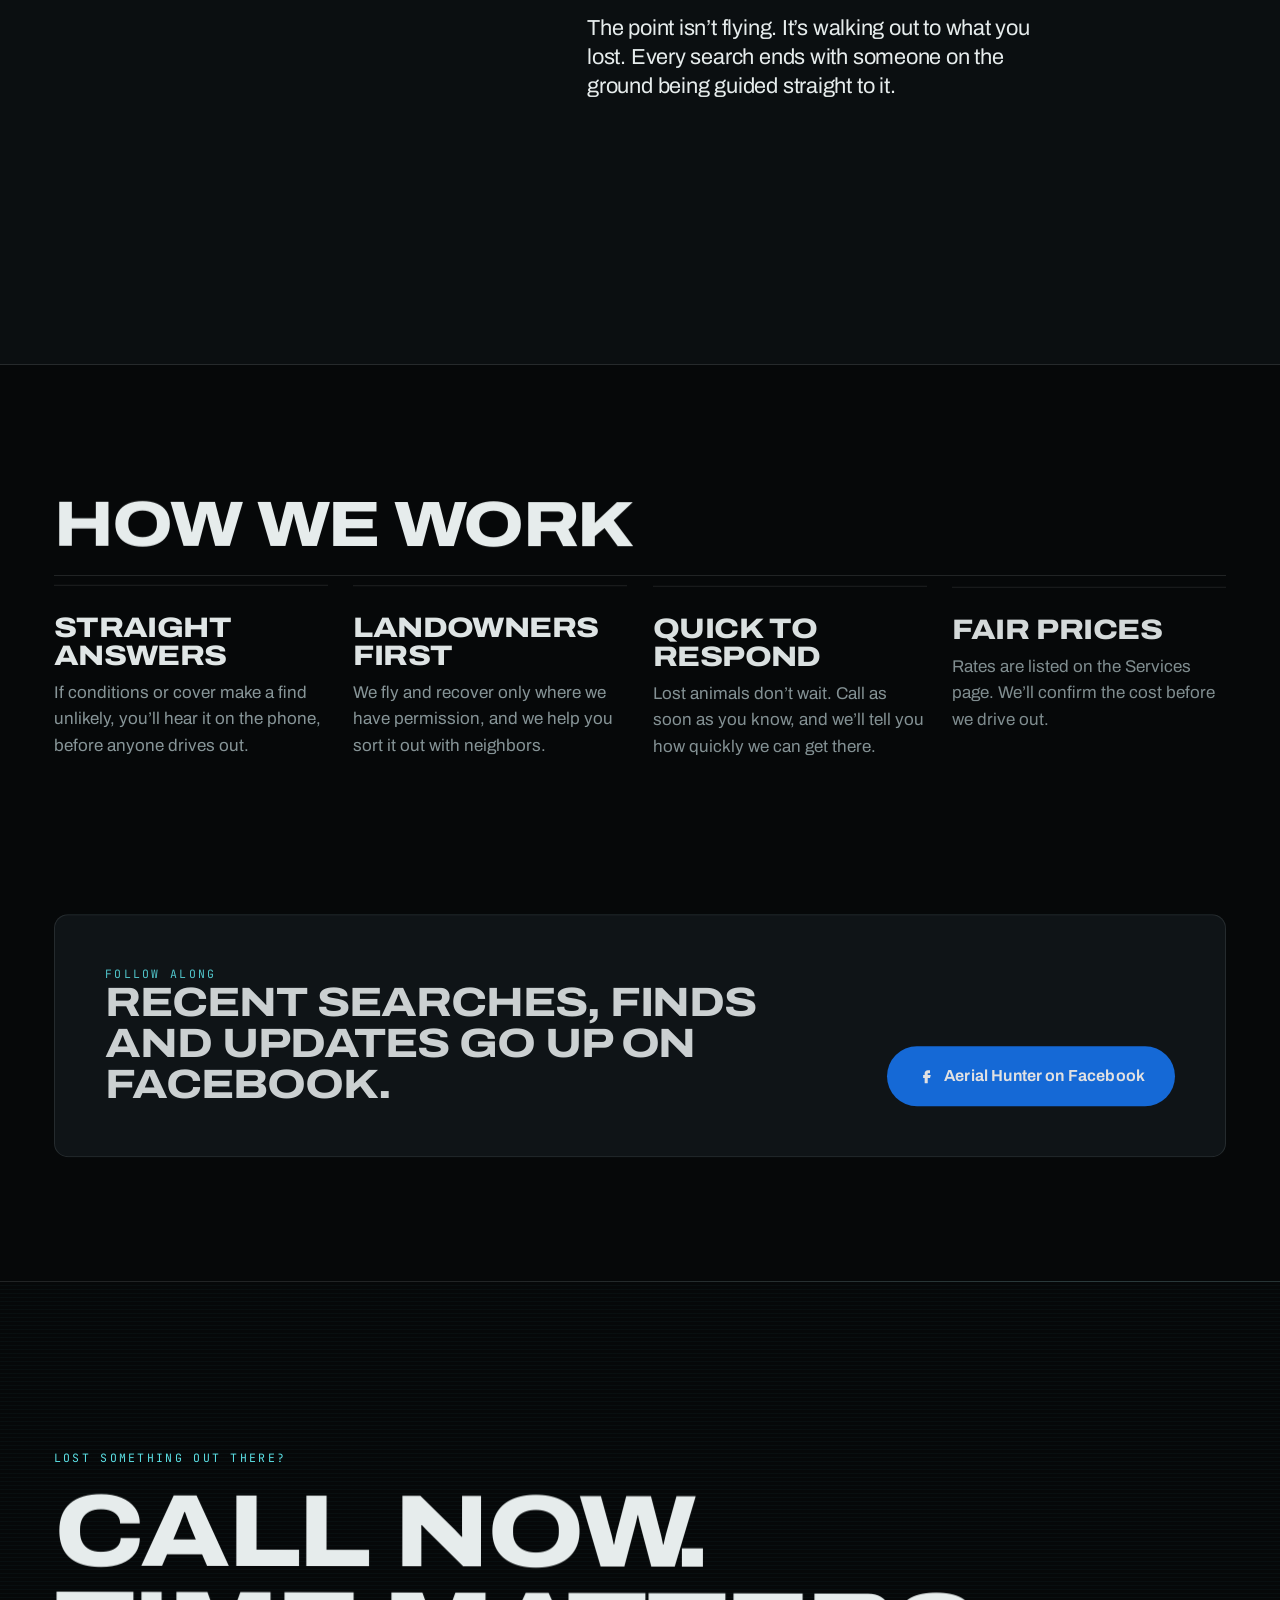
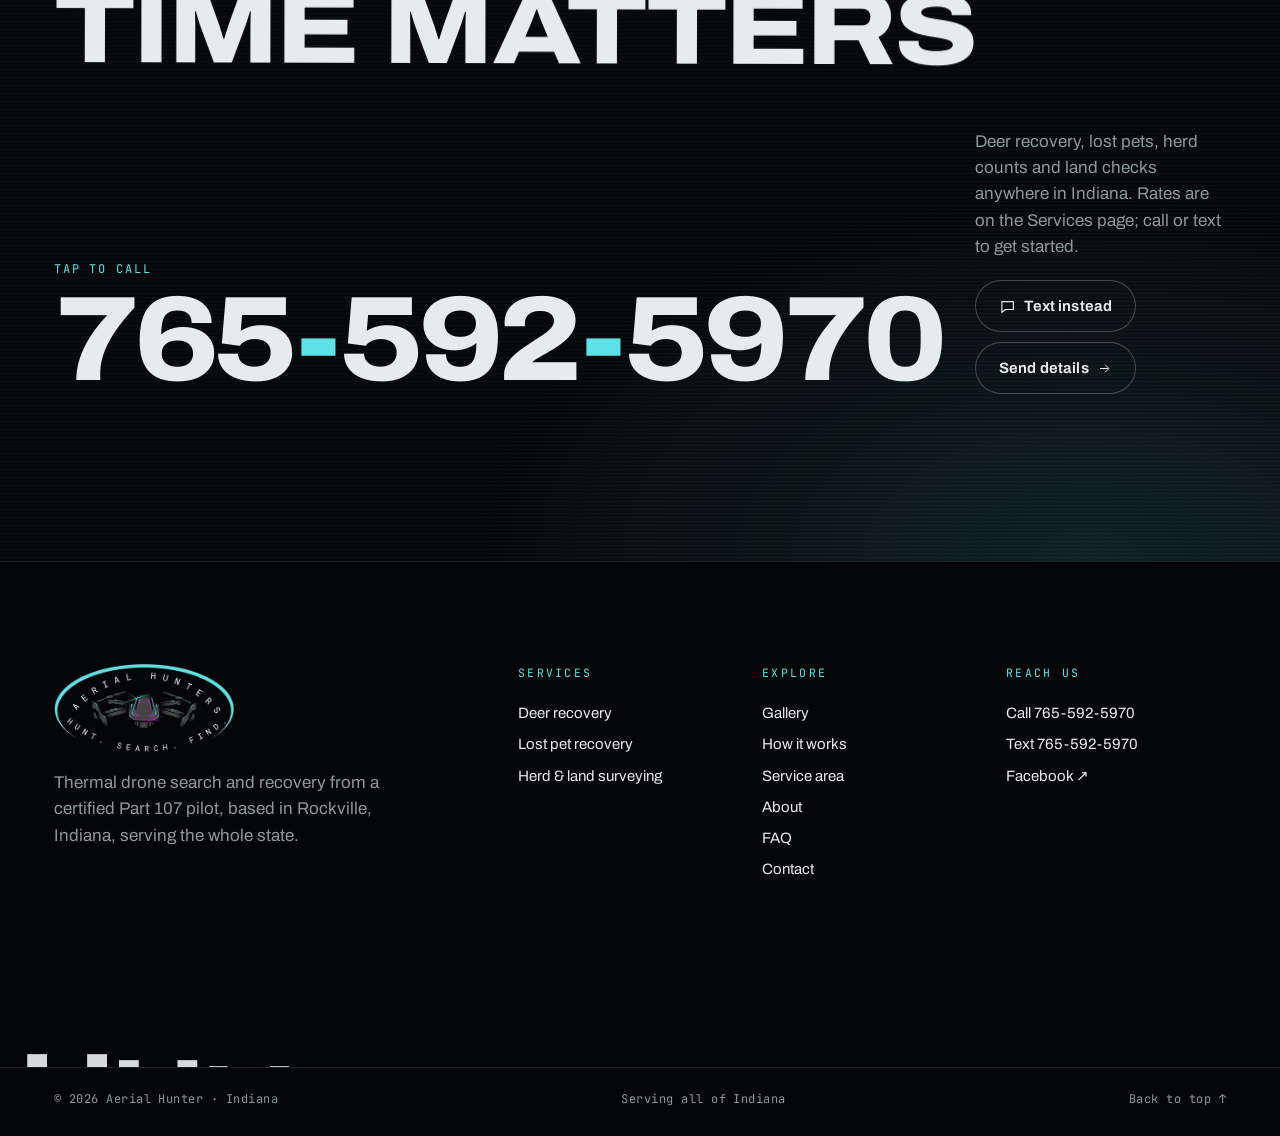
<file: about/index.html>
<!doctype html>
<html lang="en" class="no-js">
<head>
<meta charset="utf-8">
<meta name="viewport" content="width=device-width, initial-scale=1, viewport-fit=cover">
<title>About · Aerial Hunter</title>
<meta name="description" content="Aerial Hunter is a thermal drone search service based in Rockville, Indiana, serving the whole state, run by a certified Part 107 pilot.">
<meta name="theme-color" content="#060809">
<meta property="og:title" content="About · Aerial Hunter">
<meta property="og:description" content="Aerial Hunter is a thermal drone search service based in Rockville, Indiana, serving the whole state, run by a certified Part 107 pilot.">
<meta property="og:image" content="https://justuseflint.github.io/aerial-hunter/assets/img/og.jpg">
<meta name="format-detection" content="telephone=no">
<link rel="icon" href="../assets/img/favicon.png" type="image/png">
<link rel="apple-touch-icon" href="../assets/img/logo-square.png">
<link rel="preconnect" href="https://fonts.googleapis.com"><link rel="preconnect" href="https://fonts.gstatic.com" crossorigin>
<link rel="stylesheet" href="https://fonts.googleapis.com/css2?family=Archivo:wdth,wght@62..125,300..900&family=JetBrains+Mono:wght@400;500&display=swap">
<link rel="stylesheet" href="../assets/css/site.css?v=480">
<script type="application/ld+json">{"@context":"https://schema.org","@type":"LocalBusiness","name":"Aerial Hunter","slogan":"Hunt. Search. Find.","telephone":"+1-765-592-5970","areaServed":{"@type":"State","name":"Indiana"},"sameAs":["https://www.facebook.com/people/Aerial-Hunter/61583336984487/"],"description":"Thermal drone deer recovery, lost pet recovery and herd and land surveying."}</script>
<script>(function(d,w){var h=d.documentElement;h.className=h.className.replace('no-js','js');var rm=w.matchMedia&&w.matchMedia('(prefers-reduced-motion: reduce)').matches;if(!rm){h.classList.add('motion');try{if(sessionStorage.getItem('ah-pt')==='1')h.classList.add('pt-in')}catch(e){}}else{h.classList.add('no-motion')}setTimeout(function(){if(!w.__ahReady){h.classList.remove('motion','pt-in');h.classList.add('no-motion')}},4000)})(document,window)</script>
</head>
<body class="p-about" id="top">
<div class="pt" aria-hidden="true"><div class="pt-in-wm"><img src="../assets/img/logo-sm.png" alt="" width="412" height="202"></div><span class="pt-scan"></span></div>
<a class="skip" href="#main">Skip to content</a>
<header class="hdr" data-hdr>
  <div class="hdr-in">
    <a class="hdr-logo" href="../" aria-label="Aerial Hunter home"><span class="logo "><img src="../assets/img/logo-sm.png" alt="" width="412" height="202"><span class="logo-t"><b>Aerial Hunter</b><i>Hunt. Search. Find.</i></span></span></a>
    <nav class="hdr-nav" aria-label="Primary"><a href="../services/" class="ul">Services</a><a href="../gallery/" class="ul">Gallery</a><a href="../how-it-works/" class="ul">How it works</a><a href="../service-area/" class="ul">Service area</a><a href="../about/" aria-current="page" class="ul">About</a><a href="../faq/" class="ul">FAQ</a></nav>
    <div class="hdr-r">
      <span class="hdr-status mono"><i></i>Indiana</span>
      <a class="btn btn-sm hdr-cta" href="tel:+17655925970" data-magnetic><span><svg class="ico" viewBox="0 0 24 24" aria-hidden="true"><path d="M6.6 3.5l2.6.3 1.2 4-2 1.6a12 12 0 006.2 6.2l1.6-2 4 1.2.3 2.6c0 1-.9 2-2 2C10.8 19.4 4.6 13.2 4.6 5.5c0-1.1 1-2 2-2z" fill="none" stroke="currentColor" stroke-width="1.6" stroke-linejoin="round"/></svg>765-592-5970</span></a>
      <a class="hdr-callm" href="tel:+17655925970" aria-label="Call 765-592-5970"><svg class="ico" viewBox="0 0 24 24" aria-hidden="true"><path d="M6.6 3.5l2.6.3 1.2 4-2 1.6a12 12 0 006.2 6.2l1.6-2 4 1.2.3 2.6c0 1-.9 2-2 2C10.8 19.4 4.6 13.2 4.6 5.5c0-1.1 1-2 2-2z" fill="none" stroke="currentColor" stroke-width="1.6" stroke-linejoin="round"/></svg></a>
      <button class="menu-btn" type="button" aria-expanded="false" aria-controls="menu" data-menu-btn><span class="mb-t"><span>Menu</span><span>Close</span></span><span class="mb-i"><i></i><i></i></span></button>
    </div>
  </div>
</header>
<div class="menu" id="menu" data-menu aria-hidden="true">
  <nav class="menu-nav" aria-label="Mobile"><a href="../"><span class="mn-t">Home</span></a><a href="../services/"><span class="mn-t">Services</span></a><a href="../gallery/"><span class="mn-t">Gallery</span></a><a href="../how-it-works/"><span class="mn-t">How it works</span></a><a href="../service-area/"><span class="mn-t">Service area</span></a><a href="../about/"><span class="mn-t">About</span></a><a href="../faq/"><span class="mn-t">FAQ</span></a><a href="../contact/"><span class="mn-t">Contact</span></a></nav>
  <div class="menu-foot">
    <a class="menu-call" href="tel:+17655925970"><svg class="ico" viewBox="0 0 24 24" aria-hidden="true"><path d="M6.6 3.5l2.6.3 1.2 4-2 1.6a12 12 0 006.2 6.2l1.6-2 4 1.2.3 2.6c0 1-.9 2-2 2C10.8 19.4 4.6 13.2 4.6 5.5c0-1.1 1-2 2-2z" fill="none" stroke="currentColor" stroke-width="1.6" stroke-linejoin="round"/></svg><span><span class="eyebrow">Call or text</span>765-592-5970</span></a>
    <a class="ul mono" href="https://www.facebook.com/people/Aerial-Hunter/61583336984487/" target="_blank" rel="noopener">Facebook ↗</a>
  </div>
</div>
<main id="main">

<section class="csh-type wrap">
  <p class="cs-eb mono" data-fade><span>About</span><span>Aerial Hunter</span></p>
  <h1 class="cs-title" data-split="hero">Indiana ground. Eyes in the sky.</h1>
  <div class="csh-row"><p class="lead" data-fade>A drone search service based in Rockville, Indiana, run by a certified Part 107 pilot. We search anywhere in the state.</p></div>
</section>
<section class="csh-window" data-window aria-label="Pilot at dusk"><div class="cw-in"><img src="../assets/img/woods-dusk.webp" alt="Hardwood creek bottom at dusk with mist over the water" width="1280" height="720" loading="lazy" decoding="async"></div></section>

<section class="statement wrap grid">
  <p class="eyebrow st-eb" data-fade>(The story)</p>
  <div class="st-body">
    <p class="focus" data-focus>Aerial Hunter exists for a simple reason: the kind of thermal drone that search teams rely on should be within reach of the hunter who lost a deer at dusk, the family whose dog ran off in a storm, and the farmer counting cattle across back pasture. A certified pilot, the right drone, and neighbors who need a hand.</p>
  </div>
</section>

<section class="words" data-history aria-label="Hunt. Search. Find.">
  <div class="wrap hi-grid">
    <div class="hi-side">
      <img class="hi-logo" src="../assets/img/logo.png" alt="Aerial Hunters logo" width="824" height="403" loading="lazy">
      <p class="hi-year" data-hi-year aria-hidden="true">Hunt.</p>
    </div>
    <ol class="hi-list"><li data-year="Hunt."><span class="hi-y">Hunt.</span><p>It starts with hunters. Losing a deer you shot is the worst feeling in the woods, and doing right by the animal matters. Deer recovery is at the heart of what Aerial Hunter does.</p></li><li data-year="Search."><span class="hi-y">Search.</span><p>The same thermal camera that finds a deer in the timber finds a frightened dog in a fencerow, or a calf that wandered off from the herd. Different animals, same careful pattern.</p></li><li data-year="Find."><span class="hi-y">Find.</span><p>The point isn’t flying. It’s walking out to what you lost. Every search ends with someone on the ground being guided straight to it.</p></li></ol>
  </div>
</section>

<section class="principles wrap" aria-labelledby="pr-h">
  <div class="sec-head"><h2 id="pr-h" class="h-l" data-split>How we work</h2></div>
  <ol class="pr"><li data-reveal><h3>Straight answers</h3><p>If conditions or cover make a find unlikely, you’ll hear it on the phone, before anyone drives out.</p></li><li data-reveal><h3>Landowners first</h3><p>We fly and recover only where we have permission, and we help you sort it out with neighbors.</p></li><li data-reveal><h3>Quick to respond</h3><p>Lost animals don’t wait. Call as soon as you know, and we’ll tell you how quickly we can get there.</p></li><li data-reveal><h3>Fair prices</h3><p>Rates are listed on the Services page. We’ll confirm the cost before we drive out.</p></li></ol>
</section>

<section class="fbband wrap" aria-labelledby="fb-h">
  <div class="fbb-in" data-reveal>
    <div><p class="eyebrow">Follow along</p><h2 id="fb-h" class="h-m">Recent searches, finds and updates go up on Facebook.</h2></div>
    <a class="btn btn-lg" href="https://www.facebook.com/people/Aerial-Hunter/61583336984487/" target="_blank" rel="noopener" data-magnetic><span><svg class="ico" viewBox="0 0 24 24" aria-hidden="true"><path d="M14 8h3V4h-3c-2.2 0-4 1.8-4 4v2H8v4h2v7h4v-7h3l1-4h-4V8.5c0-.3.2-.5.5-.5z" fill="currentColor"/></svg>Aerial Hunter on Facebook</span></a>
  </div>
</section>
</main>
<section class="cta-band" aria-labelledby="cta-h">
  <div class="cta-scan" aria-hidden="true"></div>
  <div class="wrap cta-in">
    <p class="eyebrow">Lost something out there?</p>
    <h2 id="cta-h" class="h-xl cta-h" data-split>Call now. Time&nbsp;matters.</h2>
    <div class="cta-row">
      <a class="cta-phone" href="tel:+17655925970" data-cursor="Call"><span class="mono">Tap to call</span><span class="cta-num">765<i>-</i>592<i>-</i>5970</span></a>
      <div class="cta-side">
        <p>Deer recovery, lost pets, herd counts and land checks anywhere in Indiana. Rates are on the Services page; call or text to get started.</p>
        <div class="cta-btns"><a class="btn btn-ghost" href="sms:+17655925970"><span><svg class="ico" viewBox="0 0 24 24" aria-hidden="true"><path d="M4 5h16v11H9l-5 4z" fill="none" stroke="currentColor" stroke-width="1.6" stroke-linejoin="round"/></svg>Text instead</span></a><a class="btn btn-ghost" href="../contact/"><span>Send details <svg class="arr" viewBox="0 0 24 24" aria-hidden="true"><path d="M5 12h13M13 6l6 6-6 6" fill="none" stroke="currentColor" stroke-width="1.6"/></svg></span></a></div>
      </div>
    </div>
  </div>
</section>
<footer class="ftr">
  <div class="wrap">
    <div class="ftr-grid">
      <div class="ftr-col ftr-brand">
        <img src="../assets/img/logo-sm.png" alt="Aerial Hunters logo: Hunt. Search. Find." width="412" height="202" loading="lazy" class="ftr-logo">
        <p class="ftr-copy">Thermal drone search and recovery from a certified Part 107 pilot, based in Rockville, Indiana, serving the whole state.</p>
      </div>
      <div class="ftr-col">
        <p class="eyebrow">Services</p>
        <ul class="ftr-links"><li><a class="ul" href="../services/deer-recovery/">Deer recovery</a></li><li><a class="ul" href="../services/lost-pet-recovery/">Lost pet recovery</a></li><li><a class="ul" href="../services/herd-land-surveying/">Herd & land surveying</a></li></ul>
      </div>
      <div class="ftr-col">
        <p class="eyebrow">Explore</p>
        <ul class="ftr-links"><li><a class="ul" href="../gallery/">Gallery</a></li><li><a class="ul" href="../how-it-works/">How it works</a></li><li><a class="ul" href="../service-area/">Service area</a></li><li><a class="ul" href="../about/">About</a></li><li><a class="ul" href="../faq/">FAQ</a></li><li><a class="ul" href="../contact/">Contact</a></li></ul>
      </div>
      <div class="ftr-col">
        <p class="eyebrow">Reach us</p>
        <ul class="ftr-links">
          <li><a class="ul" href="tel:+17655925970">Call 765-592-5970</a></li>
          <li><a class="ul" href="sms:+17655925970">Text 765-592-5970</a></li>
          <li><a class="ul" href="https://www.facebook.com/people/Aerial-Hunter/61583336984487/" target="_blank" rel="noopener">Facebook ↗</a></li>
        </ul>
      </div>
    </div>
  </div>
  <div class="ftr-wm" data-wm aria-hidden="true"><span>H</span><span>U</span><span>N</span><span>T</span><span class="dot">.</span><span>S</span><span>E</span><span>A</span><span>R</span><span>C</span><span>H</span><span class="dot">.</span><span>F</span><span>I</span><span>N</span><span>D</span><span class="dot">.</span></div>
  <div class="wrap ftr-base mono">
    <span>© 2026 Aerial Hunter · Indiana</span>
    <span>Serving all of Indiana</span>
    <a href="#top" class="ul">Back to top ↑</a>
  </div>
</footer>
<nav class="callbar" aria-label="Quick contact">
  <a class="cb-call" href="tel:+17655925970"><svg class="ico" viewBox="0 0 24 24" aria-hidden="true"><path d="M6.6 3.5l2.6.3 1.2 4-2 1.6a12 12 0 006.2 6.2l1.6-2 4 1.2.3 2.6c0 1-.9 2-2 2C10.8 19.4 4.6 13.2 4.6 5.5c0-1.1 1-2 2-2z" fill="none" stroke="currentColor" stroke-width="1.6" stroke-linejoin="round"/></svg><span>Call 765-592-5970</span></a>
  <a class="cb-sms" href="sms:+17655925970" aria-label="Text 765-592-5970"><svg class="ico" viewBox="0 0 24 24" aria-hidden="true"><path d="M4 5h16v11H9l-5 4z" fill="none" stroke="currentColor" stroke-width="1.6" stroke-linejoin="round"/></svg><span>Text</span></a>
</nav>
<div class="cursor" aria-hidden="true"><i></i><i></i><i></i><i></i><span class="cursor-t"></span></div>
<script src="../assets/vendor/gsap.min.js" defer></script>
<script src="../assets/vendor/ScrollTrigger.min.js" defer></script>
<script src="../assets/vendor/lenis.min.js" defer></script>
<script src="../assets/js/site.js?v=480" defer></script>

</body>
</html>
</file>
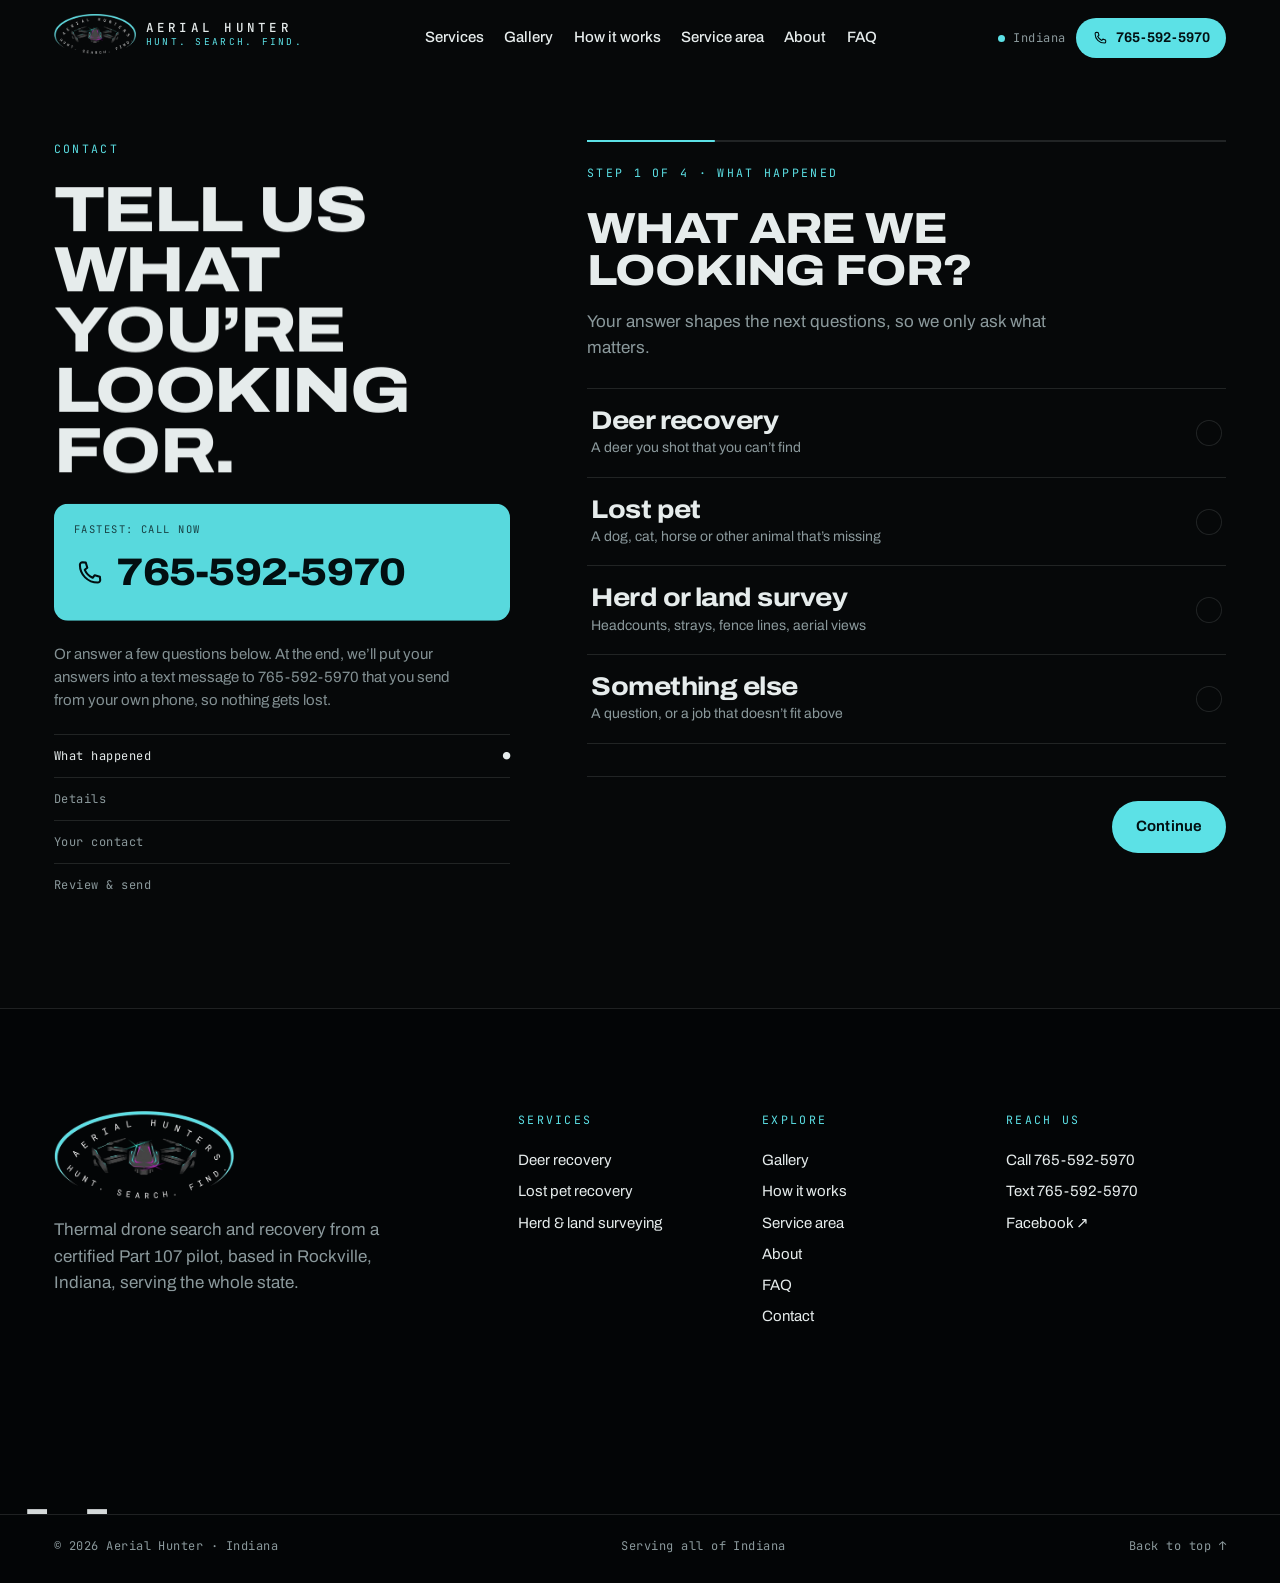
<file: contact/index.html>
<!doctype html>
<html lang="en" class="no-js">
<head>
<meta charset="utf-8">
<meta name="viewport" content="width=device-width, initial-scale=1, viewport-fit=cover">
<title>Contact · Aerial Hunter</title>
<meta name="description" content="Call 765-592-5970 or send the details of your deer recovery, lost pet or survey job to Aerial Hunter.">
<meta name="theme-color" content="#060809">
<meta property="og:title" content="Contact · Aerial Hunter">
<meta property="og:description" content="Call 765-592-5970 or send the details of your deer recovery, lost pet or survey job to Aerial Hunter.">
<meta property="og:image" content="https://justuseflint.github.io/aerial-hunter/assets/img/og.jpg">
<meta name="format-detection" content="telephone=no">
<link rel="icon" href="../assets/img/favicon.png" type="image/png">
<link rel="apple-touch-icon" href="../assets/img/logo-square.png">
<link rel="preconnect" href="https://fonts.googleapis.com"><link rel="preconnect" href="https://fonts.gstatic.com" crossorigin>
<link rel="stylesheet" href="https://fonts.googleapis.com/css2?family=Archivo:wdth,wght@62..125,300..900&family=JetBrains+Mono:wght@400;500&display=swap">
<link rel="stylesheet" href="../assets/css/site.css?v=480">
<script type="application/ld+json">{"@context":"https://schema.org","@type":"LocalBusiness","name":"Aerial Hunter","slogan":"Hunt. Search. Find.","telephone":"+1-765-592-5970","areaServed":{"@type":"State","name":"Indiana"},"sameAs":["https://www.facebook.com/people/Aerial-Hunter/61583336984487/"],"description":"Thermal drone deer recovery, lost pet recovery and herd and land surveying."}</script>
<script>(function(d,w){var h=d.documentElement;h.className=h.className.replace('no-js','js');var rm=w.matchMedia&&w.matchMedia('(prefers-reduced-motion: reduce)').matches;if(!rm){h.classList.add('motion');try{if(sessionStorage.getItem('ah-pt')==='1')h.classList.add('pt-in')}catch(e){}}else{h.classList.add('no-motion')}setTimeout(function(){if(!w.__ahReady){h.classList.remove('motion','pt-in');h.classList.add('no-motion')}},4000)})(document,window)</script>
</head>
<body class="p-contact" id="top">
<div class="pt" aria-hidden="true"><div class="pt-in-wm"><img src="../assets/img/logo-sm.png" alt="" width="412" height="202"></div><span class="pt-scan"></span></div>
<a class="skip" href="#main">Skip to content</a>
<header class="hdr" data-hdr>
  <div class="hdr-in">
    <a class="hdr-logo" href="../" aria-label="Aerial Hunter home"><span class="logo "><img src="../assets/img/logo-sm.png" alt="" width="412" height="202"><span class="logo-t"><b>Aerial Hunter</b><i>Hunt. Search. Find.</i></span></span></a>
    <nav class="hdr-nav" aria-label="Primary"><a href="../services/" class="ul">Services</a><a href="../gallery/" class="ul">Gallery</a><a href="../how-it-works/" class="ul">How it works</a><a href="../service-area/" class="ul">Service area</a><a href="../about/" class="ul">About</a><a href="../faq/" class="ul">FAQ</a></nav>
    <div class="hdr-r">
      <span class="hdr-status mono"><i></i>Indiana</span>
      <a class="btn btn-sm hdr-cta" href="tel:+17655925970" data-magnetic><span><svg class="ico" viewBox="0 0 24 24" aria-hidden="true"><path d="M6.6 3.5l2.6.3 1.2 4-2 1.6a12 12 0 006.2 6.2l1.6-2 4 1.2.3 2.6c0 1-.9 2-2 2C10.8 19.4 4.6 13.2 4.6 5.5c0-1.1 1-2 2-2z" fill="none" stroke="currentColor" stroke-width="1.6" stroke-linejoin="round"/></svg>765-592-5970</span></a>
      <a class="hdr-callm" href="tel:+17655925970" aria-label="Call 765-592-5970"><svg class="ico" viewBox="0 0 24 24" aria-hidden="true"><path d="M6.6 3.5l2.6.3 1.2 4-2 1.6a12 12 0 006.2 6.2l1.6-2 4 1.2.3 2.6c0 1-.9 2-2 2C10.8 19.4 4.6 13.2 4.6 5.5c0-1.1 1-2 2-2z" fill="none" stroke="currentColor" stroke-width="1.6" stroke-linejoin="round"/></svg></a>
      <button class="menu-btn" type="button" aria-expanded="false" aria-controls="menu" data-menu-btn><span class="mb-t"><span>Menu</span><span>Close</span></span><span class="mb-i"><i></i><i></i></span></button>
    </div>
  </div>
</header>
<div class="menu" id="menu" data-menu aria-hidden="true">
  <nav class="menu-nav" aria-label="Mobile"><a href="../"><span class="mn-t">Home</span></a><a href="../services/"><span class="mn-t">Services</span></a><a href="../gallery/"><span class="mn-t">Gallery</span></a><a href="../how-it-works/"><span class="mn-t">How it works</span></a><a href="../service-area/"><span class="mn-t">Service area</span></a><a href="../about/"><span class="mn-t">About</span></a><a href="../faq/"><span class="mn-t">FAQ</span></a><a href="../contact/"><span class="mn-t">Contact</span></a></nav>
  <div class="menu-foot">
    <a class="menu-call" href="tel:+17655925970"><svg class="ico" viewBox="0 0 24 24" aria-hidden="true"><path d="M6.6 3.5l2.6.3 1.2 4-2 1.6a12 12 0 006.2 6.2l1.6-2 4 1.2.3 2.6c0 1-.9 2-2 2C10.8 19.4 4.6 13.2 4.6 5.5c0-1.1 1-2 2-2z" fill="none" stroke="currentColor" stroke-width="1.6" stroke-linejoin="round"/></svg><span><span class="eyebrow">Call or text</span>765-592-5970</span></a>
    <a class="ul mono" href="https://www.facebook.com/people/Aerial-Hunter/61583336984487/" target="_blank" rel="noopener">Facebook ↗</a>
  </div>
</div>
<main id="main">

<section class="ct wrap" data-contact>
  <aside class="ct-side">
    <p class="eyebrow" data-fade>Contact</p>
    <h1 class="h-l ct-h" data-split="hero">Tell us what you’re looking for.</h1>
    <a class="ct-call" href="tel:+17655925970" data-fade data-cursor="Call"><span class="mono">Fastest: call now</span><span class="ct-num"><svg class="ico" viewBox="0 0 24 24" aria-hidden="true"><path d="M6.6 3.5l2.6.3 1.2 4-2 1.6a12 12 0 006.2 6.2l1.6-2 4 1.2.3 2.6c0 1-.9 2-2 2C10.8 19.4 4.6 13.2 4.6 5.5c0-1.1 1-2 2-2z" fill="none" stroke="currentColor" stroke-width="1.6" stroke-linejoin="round"/></svg>765-592-5970</span></a>
    <p class="mute ct-note" data-fade>Or answer a few questions below. At the end, we’ll put your answers into a text message to 765-592-5970 that you send from your own phone, so nothing gets lost.</p>
    <ol class="ct-steps mono" data-steps></ol>
  </aside>
  <div class="ct-main">
    <div class="ct-prog"><span data-prog></span></div>
    <form data-form novalidate>
      <div class="ct-stage" data-stage aria-live="polite"></div>
      <div class="ct-nav" data-nav>
        <button class="btn btn-ghost" type="button" data-back hidden><span>Back</span></button>
        <button class="btn" type="submit" data-next><span>Continue</span></button>
      </div>
    </form>
  </div>
</section>
</main>

<footer class="ftr">
  <div class="wrap">
    <div class="ftr-grid">
      <div class="ftr-col ftr-brand">
        <img src="../assets/img/logo-sm.png" alt="Aerial Hunters logo: Hunt. Search. Find." width="412" height="202" loading="lazy" class="ftr-logo">
        <p class="ftr-copy">Thermal drone search and recovery from a certified Part 107 pilot, based in Rockville, Indiana, serving the whole state.</p>
      </div>
      <div class="ftr-col">
        <p class="eyebrow">Services</p>
        <ul class="ftr-links"><li><a class="ul" href="../services/deer-recovery/">Deer recovery</a></li><li><a class="ul" href="../services/lost-pet-recovery/">Lost pet recovery</a></li><li><a class="ul" href="../services/herd-land-surveying/">Herd & land surveying</a></li></ul>
      </div>
      <div class="ftr-col">
        <p class="eyebrow">Explore</p>
        <ul class="ftr-links"><li><a class="ul" href="../gallery/">Gallery</a></li><li><a class="ul" href="../how-it-works/">How it works</a></li><li><a class="ul" href="../service-area/">Service area</a></li><li><a class="ul" href="../about/">About</a></li><li><a class="ul" href="../faq/">FAQ</a></li><li><a class="ul" href="../contact/">Contact</a></li></ul>
      </div>
      <div class="ftr-col">
        <p class="eyebrow">Reach us</p>
        <ul class="ftr-links">
          <li><a class="ul" href="tel:+17655925970">Call 765-592-5970</a></li>
          <li><a class="ul" href="sms:+17655925970">Text 765-592-5970</a></li>
          <li><a class="ul" href="https://www.facebook.com/people/Aerial-Hunter/61583336984487/" target="_blank" rel="noopener">Facebook ↗</a></li>
        </ul>
      </div>
    </div>
  </div>
  <div class="ftr-wm" data-wm aria-hidden="true"><span>H</span><span>U</span><span>N</span><span>T</span><span class="dot">.</span><span>S</span><span>E</span><span>A</span><span>R</span><span>C</span><span>H</span><span class="dot">.</span><span>F</span><span>I</span><span>N</span><span>D</span><span class="dot">.</span></div>
  <div class="wrap ftr-base mono">
    <span>© 2026 Aerial Hunter · Indiana</span>
    <span>Serving all of Indiana</span>
    <a href="#top" class="ul">Back to top ↑</a>
  </div>
</footer>
<nav class="callbar" aria-label="Quick contact">
  <a class="cb-call" href="tel:+17655925970"><svg class="ico" viewBox="0 0 24 24" aria-hidden="true"><path d="M6.6 3.5l2.6.3 1.2 4-2 1.6a12 12 0 006.2 6.2l1.6-2 4 1.2.3 2.6c0 1-.9 2-2 2C10.8 19.4 4.6 13.2 4.6 5.5c0-1.1 1-2 2-2z" fill="none" stroke="currentColor" stroke-width="1.6" stroke-linejoin="round"/></svg><span>Call 765-592-5970</span></a>
  <a class="cb-sms" href="sms:+17655925970" aria-label="Text 765-592-5970"><svg class="ico" viewBox="0 0 24 24" aria-hidden="true"><path d="M4 5h16v11H9l-5 4z" fill="none" stroke="currentColor" stroke-width="1.6" stroke-linejoin="round"/></svg><span>Text</span></a>
</nav>
<div class="cursor" aria-hidden="true"><i></i><i></i><i></i><i></i><span class="cursor-t"></span></div>
<script src="../assets/vendor/gsap.min.js" defer></script>
<script src="../assets/vendor/ScrollTrigger.min.js" defer></script>
<script src="../assets/vendor/lenis.min.js" defer></script>
<script src="../assets/js/site.js?v=480" defer></script>
<script src="../assets/js/contact.js?v=480" defer></script>
</body>
</html>
</file>
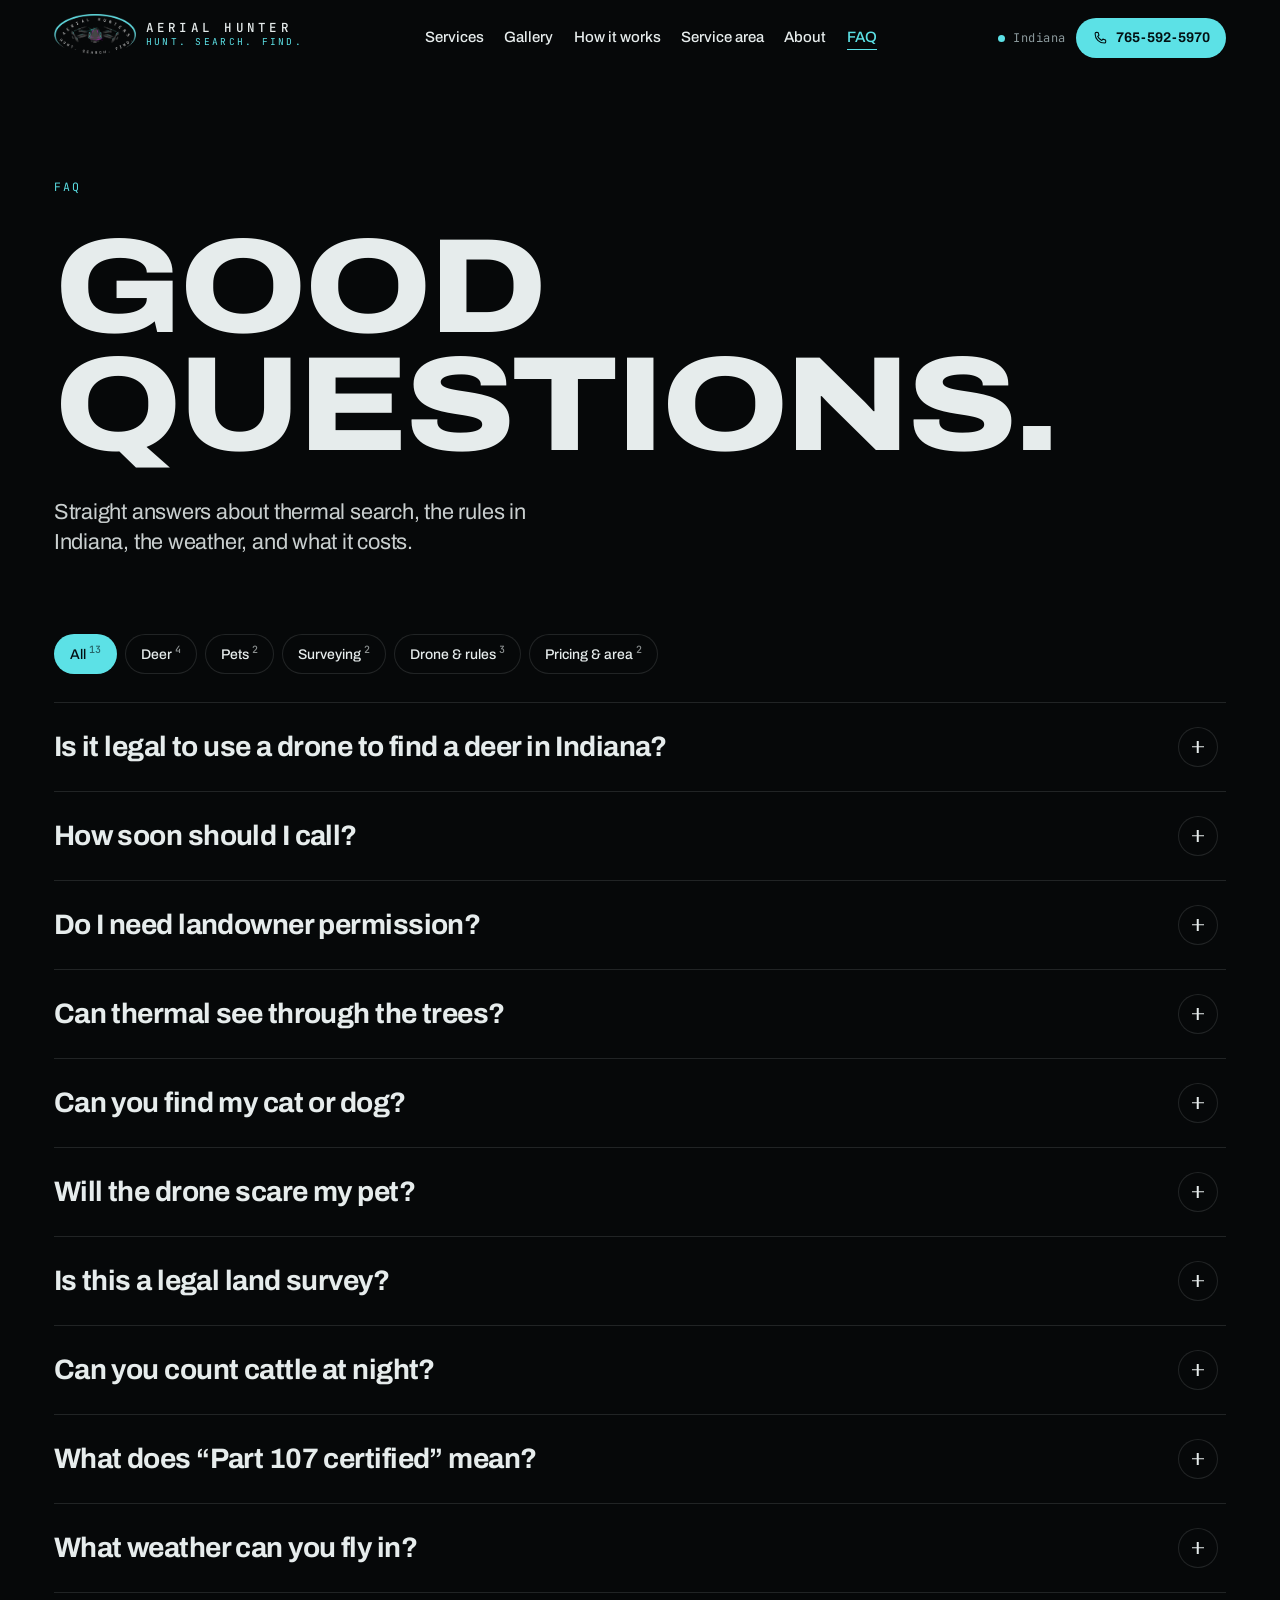
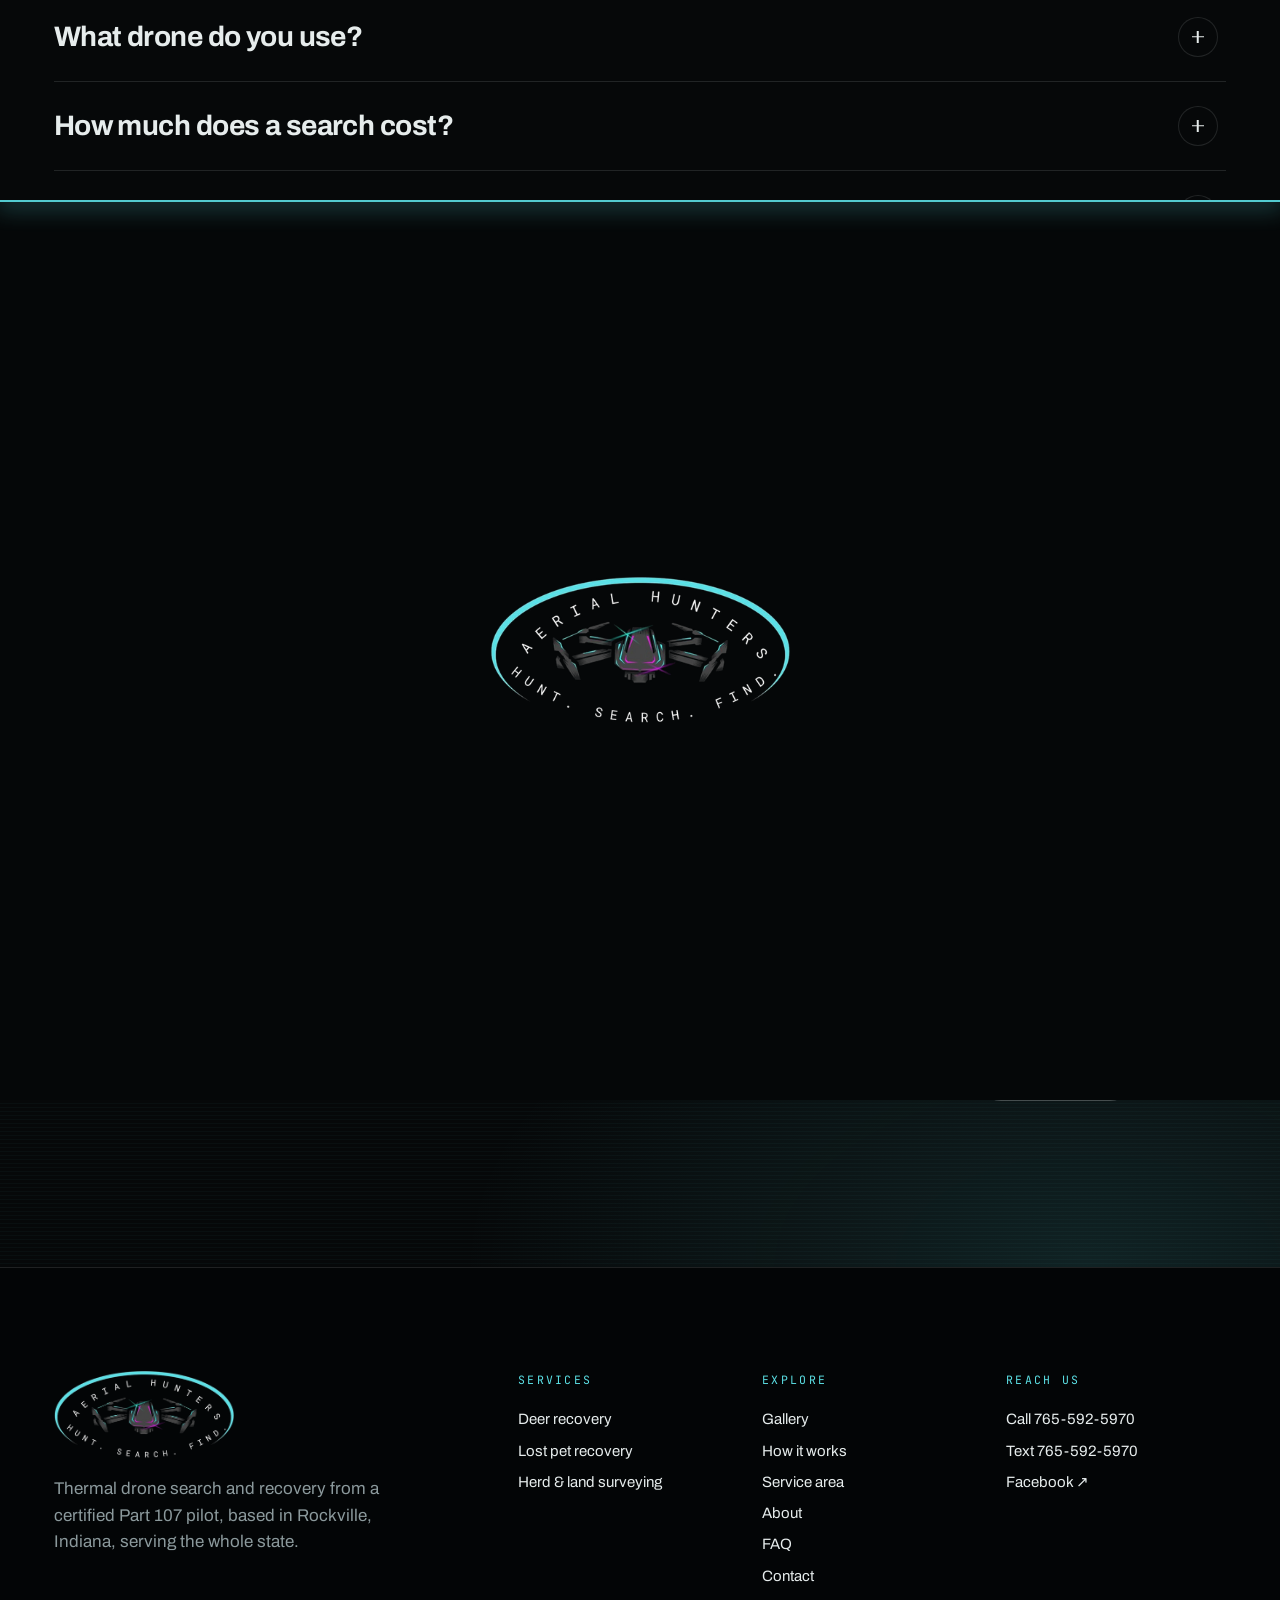
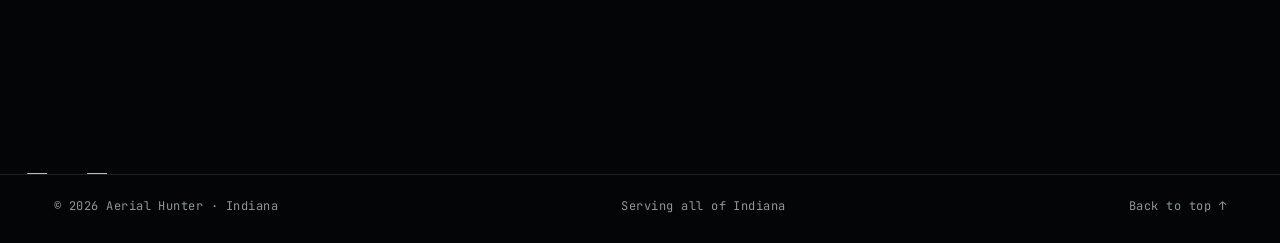
<file: faq/index.html>
<!doctype html>
<html lang="en" class="no-js">
<head>
<meta charset="utf-8">
<meta name="viewport" content="width=device-width, initial-scale=1, viewport-fit=cover">
<title>FAQ · Aerial Hunter</title>
<meta name="description" content="Answers about thermal drone deer recovery, lost pet searches, Indiana drone rules, weather limits and pricing.">
<meta name="theme-color" content="#060809">
<meta property="og:title" content="FAQ · Aerial Hunter">
<meta property="og:description" content="Answers about thermal drone deer recovery, lost pet searches, Indiana drone rules, weather limits and pricing.">
<meta property="og:image" content="https://justuseflint.github.io/aerial-hunter/assets/img/og.jpg">
<meta name="format-detection" content="telephone=no">
<link rel="icon" href="../assets/img/favicon.png" type="image/png">
<link rel="apple-touch-icon" href="../assets/img/logo-square.png">
<link rel="preconnect" href="https://fonts.googleapis.com"><link rel="preconnect" href="https://fonts.gstatic.com" crossorigin>
<link rel="stylesheet" href="https://fonts.googleapis.com/css2?family=Archivo:wdth,wght@62..125,300..900&family=JetBrains+Mono:wght@400;500&display=swap">
<link rel="stylesheet" href="../assets/css/site.css?v=480">
<script type="application/ld+json">{"@context":"https://schema.org","@type":"LocalBusiness","name":"Aerial Hunter","slogan":"Hunt. Search. Find.","telephone":"+1-765-592-5970","areaServed":{"@type":"State","name":"Indiana"},"sameAs":["https://www.facebook.com/people/Aerial-Hunter/61583336984487/"],"description":"Thermal drone deer recovery, lost pet recovery and herd and land surveying."}</script>
<script>(function(d,w){var h=d.documentElement;h.className=h.className.replace('no-js','js');var rm=w.matchMedia&&w.matchMedia('(prefers-reduced-motion: reduce)').matches;if(!rm){h.classList.add('motion');try{if(sessionStorage.getItem('ah-pt')==='1')h.classList.add('pt-in')}catch(e){}}else{h.classList.add('no-motion')}setTimeout(function(){if(!w.__ahReady){h.classList.remove('motion','pt-in');h.classList.add('no-motion')}},4000)})(document,window)</script>
</head>
<body class="p-faq" id="top">
<div class="pt" aria-hidden="true"><div class="pt-in-wm"><img src="../assets/img/logo-sm.png" alt="" width="412" height="202"></div><span class="pt-scan"></span></div>
<a class="skip" href="#main">Skip to content</a>
<header class="hdr" data-hdr>
  <div class="hdr-in">
    <a class="hdr-logo" href="../" aria-label="Aerial Hunter home"><span class="logo "><img src="../assets/img/logo-sm.png" alt="" width="412" height="202"><span class="logo-t"><b>Aerial Hunter</b><i>Hunt. Search. Find.</i></span></span></a>
    <nav class="hdr-nav" aria-label="Primary"><a href="../services/" class="ul">Services</a><a href="../gallery/" class="ul">Gallery</a><a href="../how-it-works/" class="ul">How it works</a><a href="../service-area/" class="ul">Service area</a><a href="../about/" class="ul">About</a><a href="../faq/" aria-current="page" class="ul">FAQ</a></nav>
    <div class="hdr-r">
      <span class="hdr-status mono"><i></i>Indiana</span>
      <a class="btn btn-sm hdr-cta" href="tel:+17655925970" data-magnetic><span><svg class="ico" viewBox="0 0 24 24" aria-hidden="true"><path d="M6.6 3.5l2.6.3 1.2 4-2 1.6a12 12 0 006.2 6.2l1.6-2 4 1.2.3 2.6c0 1-.9 2-2 2C10.8 19.4 4.6 13.2 4.6 5.5c0-1.1 1-2 2-2z" fill="none" stroke="currentColor" stroke-width="1.6" stroke-linejoin="round"/></svg>765-592-5970</span></a>
      <a class="hdr-callm" href="tel:+17655925970" aria-label="Call 765-592-5970"><svg class="ico" viewBox="0 0 24 24" aria-hidden="true"><path d="M6.6 3.5l2.6.3 1.2 4-2 1.6a12 12 0 006.2 6.2l1.6-2 4 1.2.3 2.6c0 1-.9 2-2 2C10.8 19.4 4.6 13.2 4.6 5.5c0-1.1 1-2 2-2z" fill="none" stroke="currentColor" stroke-width="1.6" stroke-linejoin="round"/></svg></a>
      <button class="menu-btn" type="button" aria-expanded="false" aria-controls="menu" data-menu-btn><span class="mb-t"><span>Menu</span><span>Close</span></span><span class="mb-i"><i></i><i></i></span></button>
    </div>
  </div>
</header>
<div class="menu" id="menu" data-menu aria-hidden="true">
  <nav class="menu-nav" aria-label="Mobile"><a href="../"><span class="mn-t">Home</span></a><a href="../services/"><span class="mn-t">Services</span></a><a href="../gallery/"><span class="mn-t">Gallery</span></a><a href="../how-it-works/"><span class="mn-t">How it works</span></a><a href="../service-area/"><span class="mn-t">Service area</span></a><a href="../about/"><span class="mn-t">About</span></a><a href="../faq/"><span class="mn-t">FAQ</span></a><a href="../contact/"><span class="mn-t">Contact</span></a></nav>
  <div class="menu-foot">
    <a class="menu-call" href="tel:+17655925970"><svg class="ico" viewBox="0 0 24 24" aria-hidden="true"><path d="M6.6 3.5l2.6.3 1.2 4-2 1.6a12 12 0 006.2 6.2l1.6-2 4 1.2.3 2.6c0 1-.9 2-2 2C10.8 19.4 4.6 13.2 4.6 5.5c0-1.1 1-2 2-2z" fill="none" stroke="currentColor" stroke-width="1.6" stroke-linejoin="round"/></svg><span><span class="eyebrow">Call or text</span>765-592-5970</span></a>
    <a class="ul mono" href="https://www.facebook.com/people/Aerial-Hunter/61583336984487/" target="_blank" rel="noopener">Facebook ↗</a>
  </div>
</div>
<main id="main">

<section class="phero wrap">
  <p class="eyebrow" data-fade>FAQ</p>
  <h1 class="h-xxl" data-split="hero">Good questions.</h1>
  <p class="lead phero-lede" data-fade>Straight answers about thermal search, the rules in Indiana, the weather, and what it costs.</p>
</section>
<section class="faq-p wrap">
  <div class="chips" data-faq-filter role="group" aria-label="Filter questions"><button class="chip on" type="button" data-f="all" aria-pressed="true">All<sup>13</sup></button><button class="chip" type="button" data-f="deer" aria-pressed="false">Deer<sup>4</sup></button><button class="chip" type="button" data-f="pet" aria-pressed="false">Pets<sup>2</sup></button><button class="chip" type="button" data-f="survey" aria-pressed="false">Surveying<sup>2</sup></button><button class="chip" type="button" data-f="drone" aria-pressed="false">Drone & rules<sup>3</sup></button><button class="chip" type="button" data-f="price" aria-pressed="false">Pricing & area<sup>2</sup></button></div>
  <div class="faq-list"><details class="acc" data-cat="deer"><summary><span class="acc-t">Is it legal to use a drone to find a deer in Indiana?</span><span class="acc-x" aria-hidden="true"></span></summary><div class="acc-b"><div class="acc-in"><p>Yes, to recover one. Indiana law (IC 14-22-6-16) lets a person fly a drone with infrared to locate and recover a legally taken animal. What’s not allowed is using a drone to scout, locate or detect game as an aid to taking it, from 14 days before the season through the end of legal hunting hours on its last day. The law also doesn’t let anyone enter or recover on someone else’s land without the landowner’s permission. Rules change, so check the current Indiana DNR regulations each season.</p><a class="link-arrow" href="https://www.in.gov/dnr/fish-and-wildlife/hunting-and-trapping/deer-hunting/deer-hunting-equipment" target="_blank" rel="noopener">Indiana DNR: deer hunting equipment ↗</a></div></div></details><details class="acc" data-cat="deer"><summary><span class="acc-t">How soon should I call?</span><span class="acc-x" aria-hidden="true"></span></summary><div class="acc-b"><div class="acc-in"><p>As soon as you know you might need help, even if you plan to wait before searching. We can talk through timing on the phone. Thermal works on temperature difference, so a deer is easiest to pick out while it is still warmer than its surroundings, and that contrast fades over time.</p></div></div></details><details class="acc" data-cat="deer"><summary><span class="acc-t">Do I need landowner permission?</span><span class="acc-x" aria-hidden="true"></span></summary><div class="acc-b"><div class="acc-in"><p>Yes. We need permission to recover a deer on any property, and the hunter does too. If the deer may have crossed onto a neighbor’s ground, ask them before we arrive. It saves a lot of time.</p></div></div></details><details class="acc" data-cat="deer"><summary><span class="acc-t">Can thermal see through the trees?</span><span class="acc-x" aria-hidden="true"></span></summary><div class="acc-b"><div class="acc-in"><p>Not through solid cover. Leafless hardwoods let a lot of heat through the gaps, which is why late season and night searches work well. Dense evergreens, cedar thickets and full summer canopy can hide an animal completely.</p></div></div></details><details class="acc" data-cat="pet"><summary><span class="acc-t">Can you find my cat or dog?</span><span class="acc-x" aria-hidden="true"></span></summary><div class="acc-b"><div class="acc-in"><p>Often, if they are out in the open: fields, fencerows, woods edges and creek banks. Thermal can’t see through roofs, barns, culverts or thick brush, so a pet hiding under something may be out of view. We’ll tell you honestly what we think the odds are when you call.</p></div></div></details><details class="acc" data-cat="pet"><summary><span class="acc-t">Will the drone scare my pet?</span><span class="acc-x" aria-hidden="true"></span></summary><div class="acc-b"><div class="acc-in"><p>We fly high and keep the drone quiet over the animal. Once we find them, we guide you in on foot and you do the approach.</p></div></div></details><details class="acc" data-cat="survey"><summary><span class="acc-t">Is this a legal land survey?</span><span class="acc-x" aria-hidden="true"></span></summary><div class="acc-b"><div class="acc-in"><p>No. “Land surveying” here means aerial views, headcounts and checks of your ground. For legal property boundaries, use a licensed land surveyor.</p></div></div></details><details class="acc" data-cat="survey"><summary><span class="acc-t">Can you count cattle at night?</span><span class="acc-x" aria-hidden="true"></span></summary><div class="acc-b"><div class="acc-in"><p>Yes. Thermal headcounts work best in cool air, early in the morning or after dark, when animals show up clearly against the ground.</p></div></div></details><details class="acc" data-cat="drone"><summary><span class="acc-t">What does “Part 107 certified” mean?</span><span class="acc-x" aria-hidden="true"></span></summary><div class="acc-b"><div class="acc-in"><p>Part 107 is the FAA’s rulebook for commercial drone flights. A certified remote pilot has passed the FAA knowledge test and keeps current with recurrent training. Flying at night also requires that training plus anti-collision lighting on the drone.</p></div></div></details><details class="acc" data-cat="drone"><summary><span class="acc-t">What weather can you fly in?</span><span class="acc-x" aria-hidden="true"></span></summary><div class="acc-b"><div class="acc-in"><p>Not in rain, heavy fog or strong wind. Cool, still, dry nights give the best thermal picture. If the weather is against a good search, we’ll tell you straight.</p></div></div></details><details class="acc" data-cat="drone"><summary><span class="acc-t">What drone do you use?</span><span class="acc-x" aria-hidden="true"></span></summary><div class="acc-b"><div class="acc-in"><p>A DJI Matrice 4T, an enterprise drone built for search work. It carries a 640 × 512 thermal camera, zoom cameras, a laser rangefinder and a near-infrared auxiliary light. See the gear page for more.</p></div></div></details><details class="acc" data-cat="price"><summary><span class="acc-t">How much does a search cost?</span><span class="acc-x" aria-hidden="true"></span></summary><div class="acc-b"><div class="acc-in"><p>Deer Recovery is $250 for up to 2 hours, plus $100 per hour for each additional hour, a $50 finder’s fee (dead or alive), and a $1 per mile travel fee after 50 miles from Rockville. Lost Pet Recovery is $150 per hour, with the same $1 per mile travel fee after 50 miles from Rockville. Herd & Land Surveying depends on the job; call for more information.</p></div></div></details><details class="acc" data-cat="price"><summary><span class="acc-t">What areas do you cover?</span><span class="acc-x" aria-hidden="true"></span></summary><div class="acc-b"><div class="acc-in"><p>All of Indiana. Home base is Rockville; travel is $1 per mile after 50 miles from Rockville.</p></div></div></details></div>
</section>
</main>
<section class="cta-band" aria-labelledby="cta-h">
  <div class="cta-scan" aria-hidden="true"></div>
  <div class="wrap cta-in">
    <p class="eyebrow">Lost something out there?</p>
    <h2 id="cta-h" class="h-xl cta-h" data-split>Call now. Time&nbsp;matters.</h2>
    <div class="cta-row">
      <a class="cta-phone" href="tel:+17655925970" data-cursor="Call"><span class="mono">Tap to call</span><span class="cta-num">765<i>-</i>592<i>-</i>5970</span></a>
      <div class="cta-side">
        <p>Deer recovery, lost pets, herd counts and land checks anywhere in Indiana. Rates are on the Services page; call or text to get started.</p>
        <div class="cta-btns"><a class="btn btn-ghost" href="sms:+17655925970"><span><svg class="ico" viewBox="0 0 24 24" aria-hidden="true"><path d="M4 5h16v11H9l-5 4z" fill="none" stroke="currentColor" stroke-width="1.6" stroke-linejoin="round"/></svg>Text instead</span></a><a class="btn btn-ghost" href="../contact/"><span>Send details <svg class="arr" viewBox="0 0 24 24" aria-hidden="true"><path d="M5 12h13M13 6l6 6-6 6" fill="none" stroke="currentColor" stroke-width="1.6"/></svg></span></a></div>
      </div>
    </div>
  </div>
</section>
<footer class="ftr">
  <div class="wrap">
    <div class="ftr-grid">
      <div class="ftr-col ftr-brand">
        <img src="../assets/img/logo-sm.png" alt="Aerial Hunters logo: Hunt. Search. Find." width="412" height="202" loading="lazy" class="ftr-logo">
        <p class="ftr-copy">Thermal drone search and recovery from a certified Part 107 pilot, based in Rockville, Indiana, serving the whole state.</p>
      </div>
      <div class="ftr-col">
        <p class="eyebrow">Services</p>
        <ul class="ftr-links"><li><a class="ul" href="../services/deer-recovery/">Deer recovery</a></li><li><a class="ul" href="../services/lost-pet-recovery/">Lost pet recovery</a></li><li><a class="ul" href="../services/herd-land-surveying/">Herd & land surveying</a></li></ul>
      </div>
      <div class="ftr-col">
        <p class="eyebrow">Explore</p>
        <ul class="ftr-links"><li><a class="ul" href="../gallery/">Gallery</a></li><li><a class="ul" href="../how-it-works/">How it works</a></li><li><a class="ul" href="../service-area/">Service area</a></li><li><a class="ul" href="../about/">About</a></li><li><a class="ul" href="../faq/">FAQ</a></li><li><a class="ul" href="../contact/">Contact</a></li></ul>
      </div>
      <div class="ftr-col">
        <p class="eyebrow">Reach us</p>
        <ul class="ftr-links">
          <li><a class="ul" href="tel:+17655925970">Call 765-592-5970</a></li>
          <li><a class="ul" href="sms:+17655925970">Text 765-592-5970</a></li>
          <li><a class="ul" href="https://www.facebook.com/people/Aerial-Hunter/61583336984487/" target="_blank" rel="noopener">Facebook ↗</a></li>
        </ul>
      </div>
    </div>
  </div>
  <div class="ftr-wm" data-wm aria-hidden="true"><span>H</span><span>U</span><span>N</span><span>T</span><span class="dot">.</span><span>S</span><span>E</span><span>A</span><span>R</span><span>C</span><span>H</span><span class="dot">.</span><span>F</span><span>I</span><span>N</span><span>D</span><span class="dot">.</span></div>
  <div class="wrap ftr-base mono">
    <span>© 2026 Aerial Hunter · Indiana</span>
    <span>Serving all of Indiana</span>
    <a href="#top" class="ul">Back to top ↑</a>
  </div>
</footer>
<nav class="callbar" aria-label="Quick contact">
  <a class="cb-call" href="tel:+17655925970"><svg class="ico" viewBox="0 0 24 24" aria-hidden="true"><path d="M6.6 3.5l2.6.3 1.2 4-2 1.6a12 12 0 006.2 6.2l1.6-2 4 1.2.3 2.6c0 1-.9 2-2 2C10.8 19.4 4.6 13.2 4.6 5.5c0-1.1 1-2 2-2z" fill="none" stroke="currentColor" stroke-width="1.6" stroke-linejoin="round"/></svg><span>Call 765-592-5970</span></a>
  <a class="cb-sms" href="sms:+17655925970" aria-label="Text 765-592-5970"><svg class="ico" viewBox="0 0 24 24" aria-hidden="true"><path d="M4 5h16v11H9l-5 4z" fill="none" stroke="currentColor" stroke-width="1.6" stroke-linejoin="round"/></svg><span>Text</span></a>
</nav>
<div class="cursor" aria-hidden="true"><i></i><i></i><i></i><i></i><span class="cursor-t"></span></div>
<script src="../assets/vendor/gsap.min.js" defer></script>
<script src="../assets/vendor/ScrollTrigger.min.js" defer></script>
<script src="../assets/vendor/lenis.min.js" defer></script>
<script src="../assets/js/site.js?v=480" defer></script>

</body>
</html>
</file>
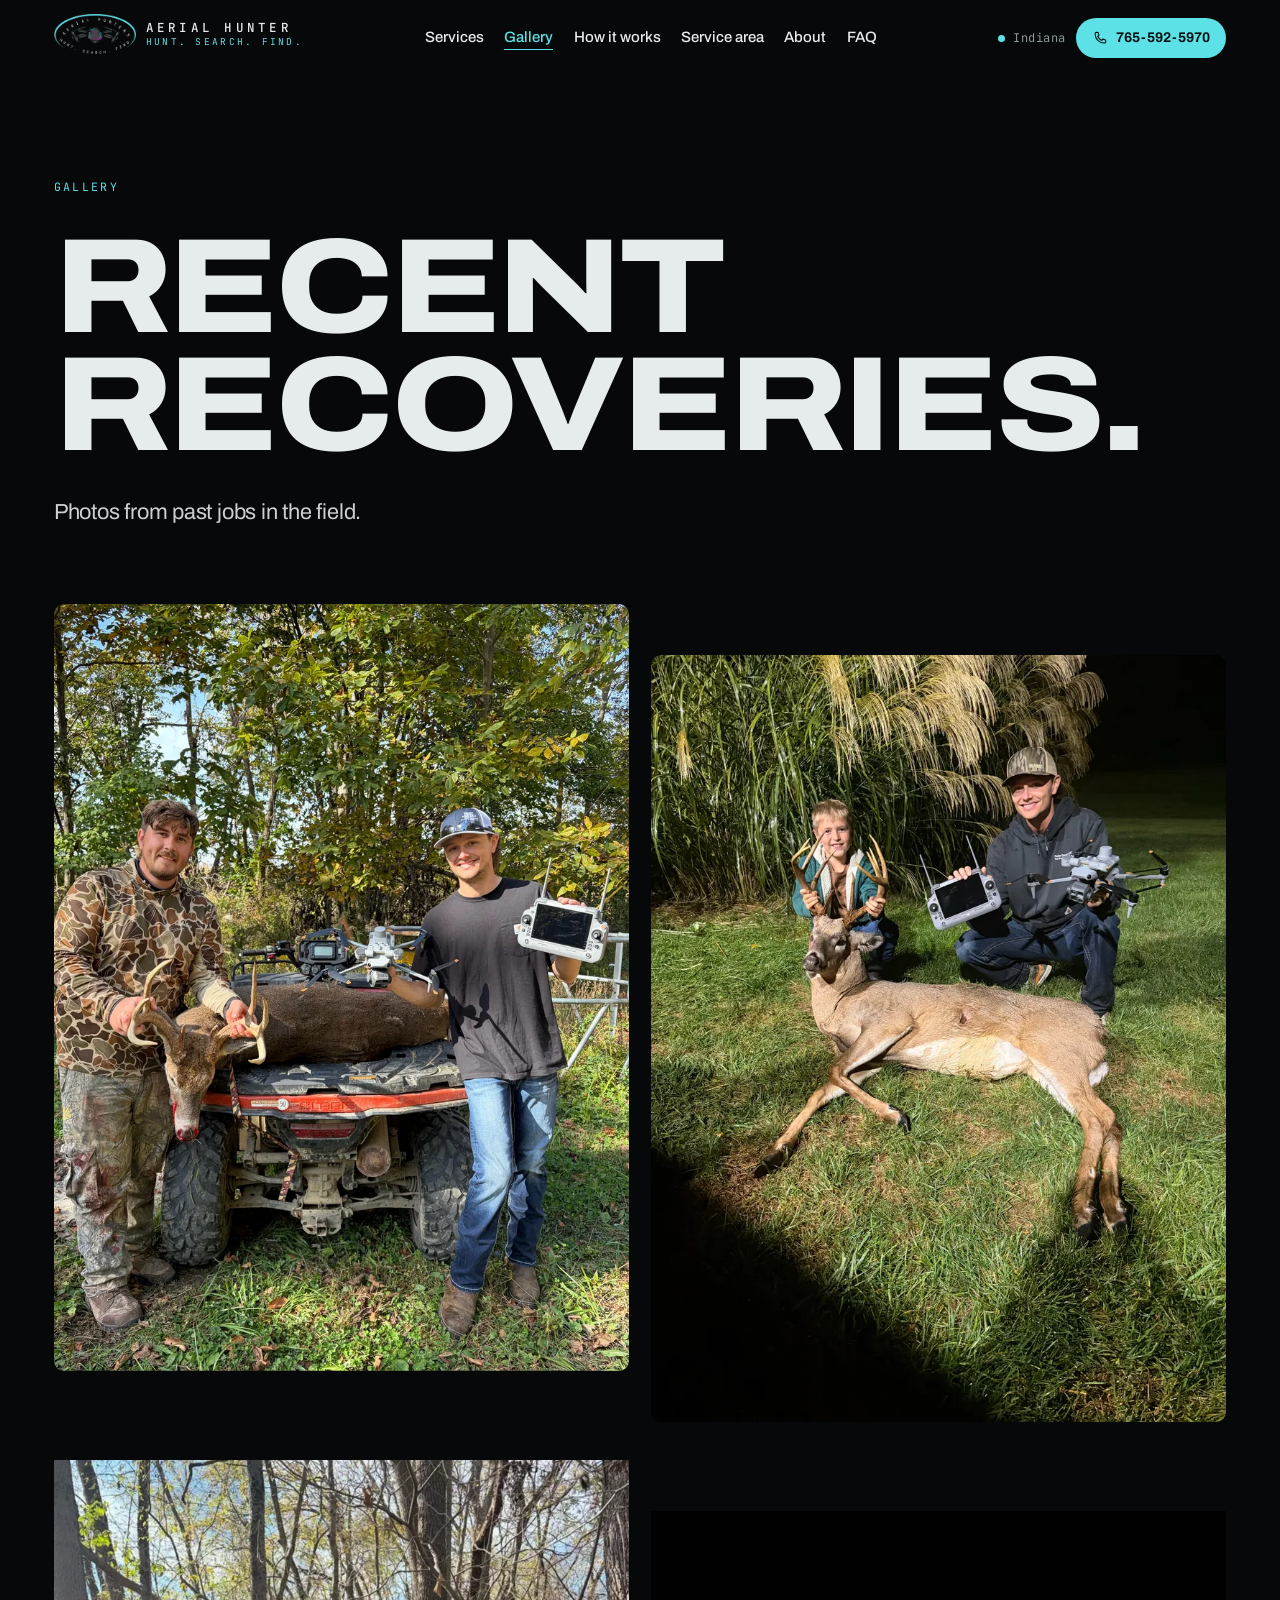
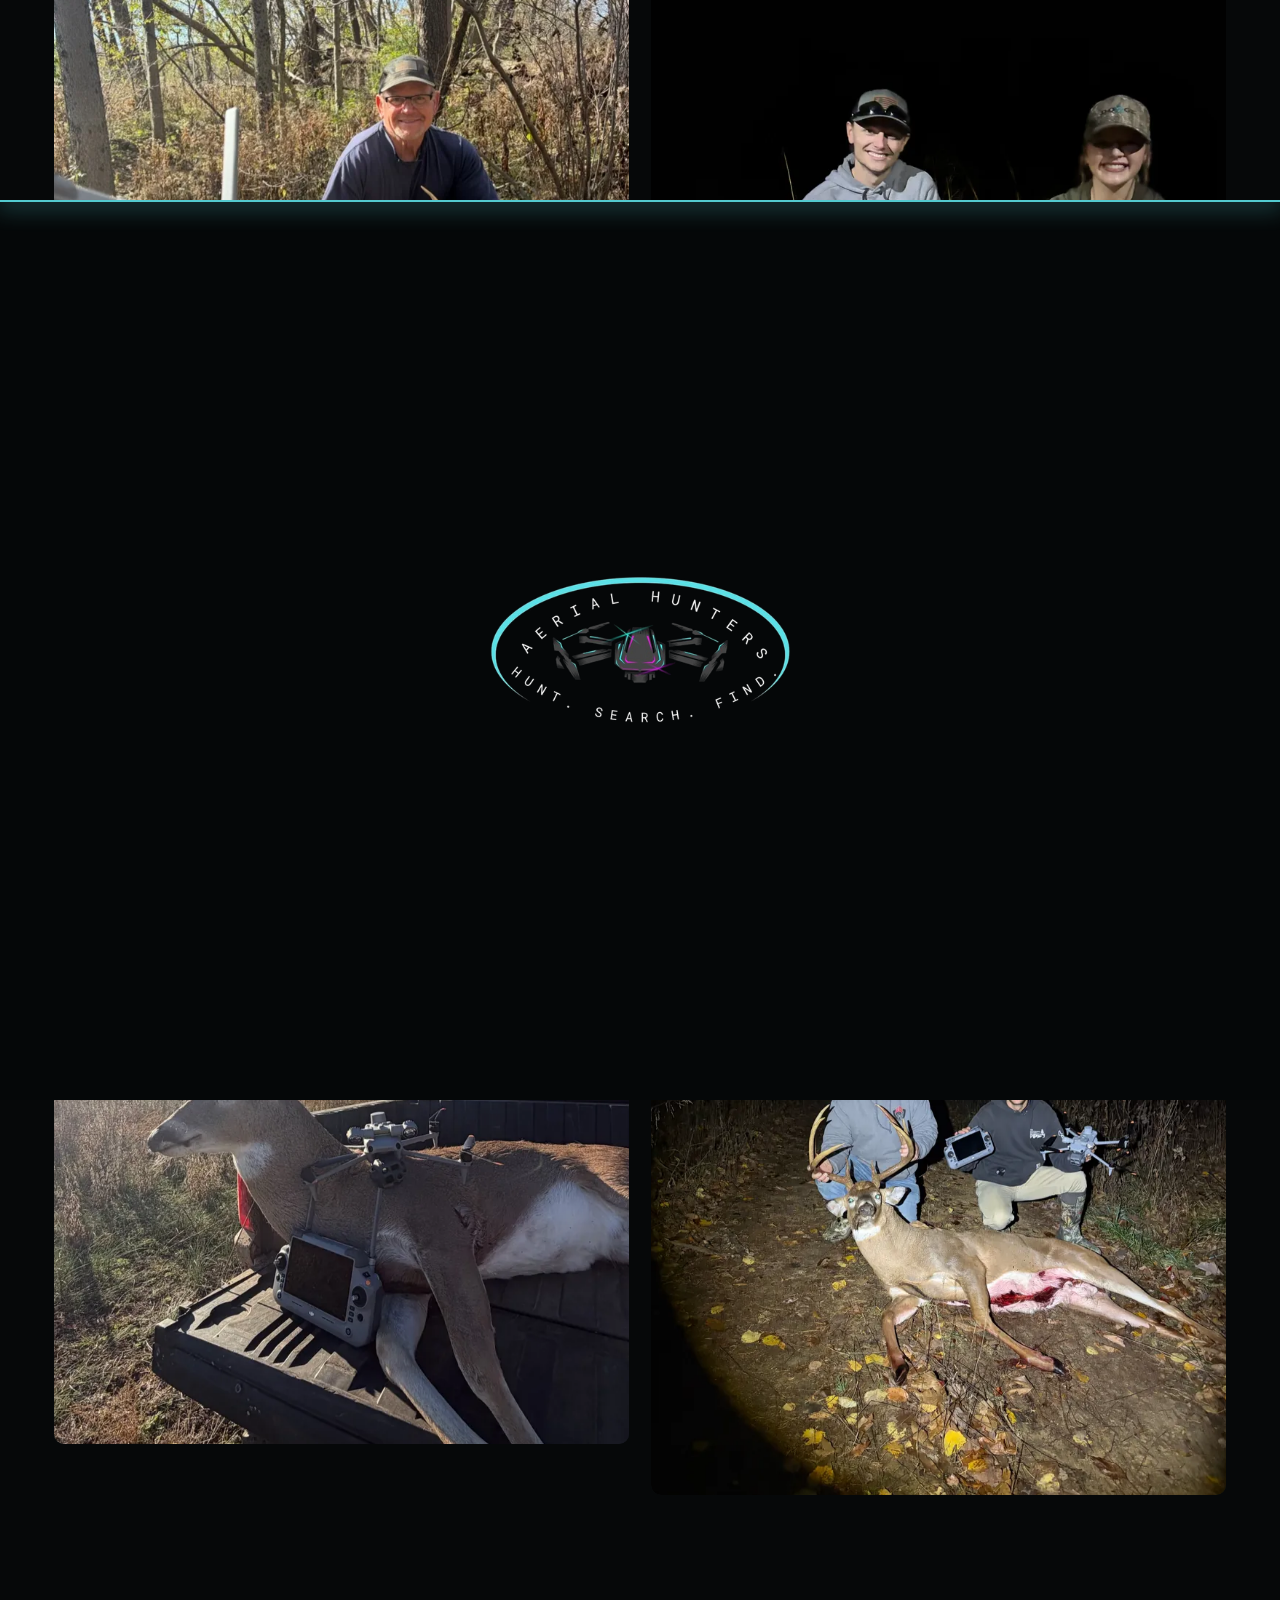
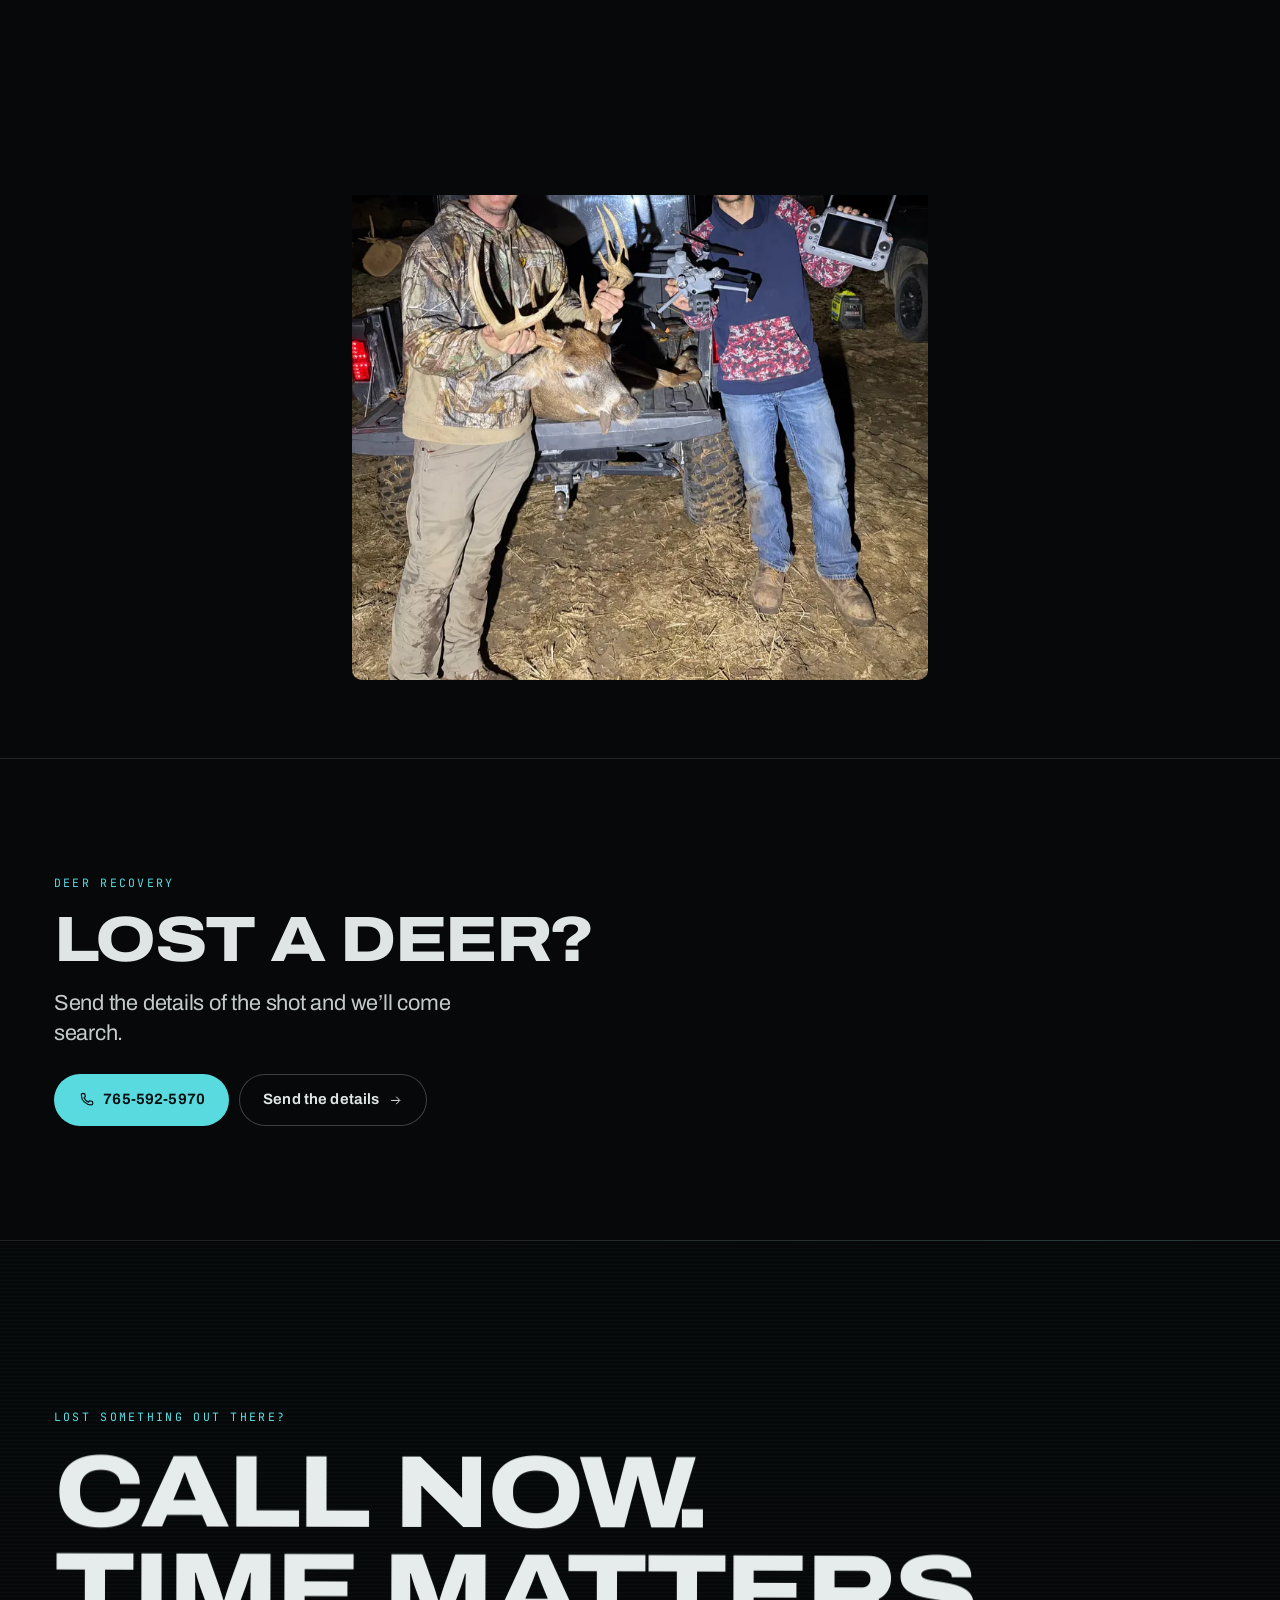
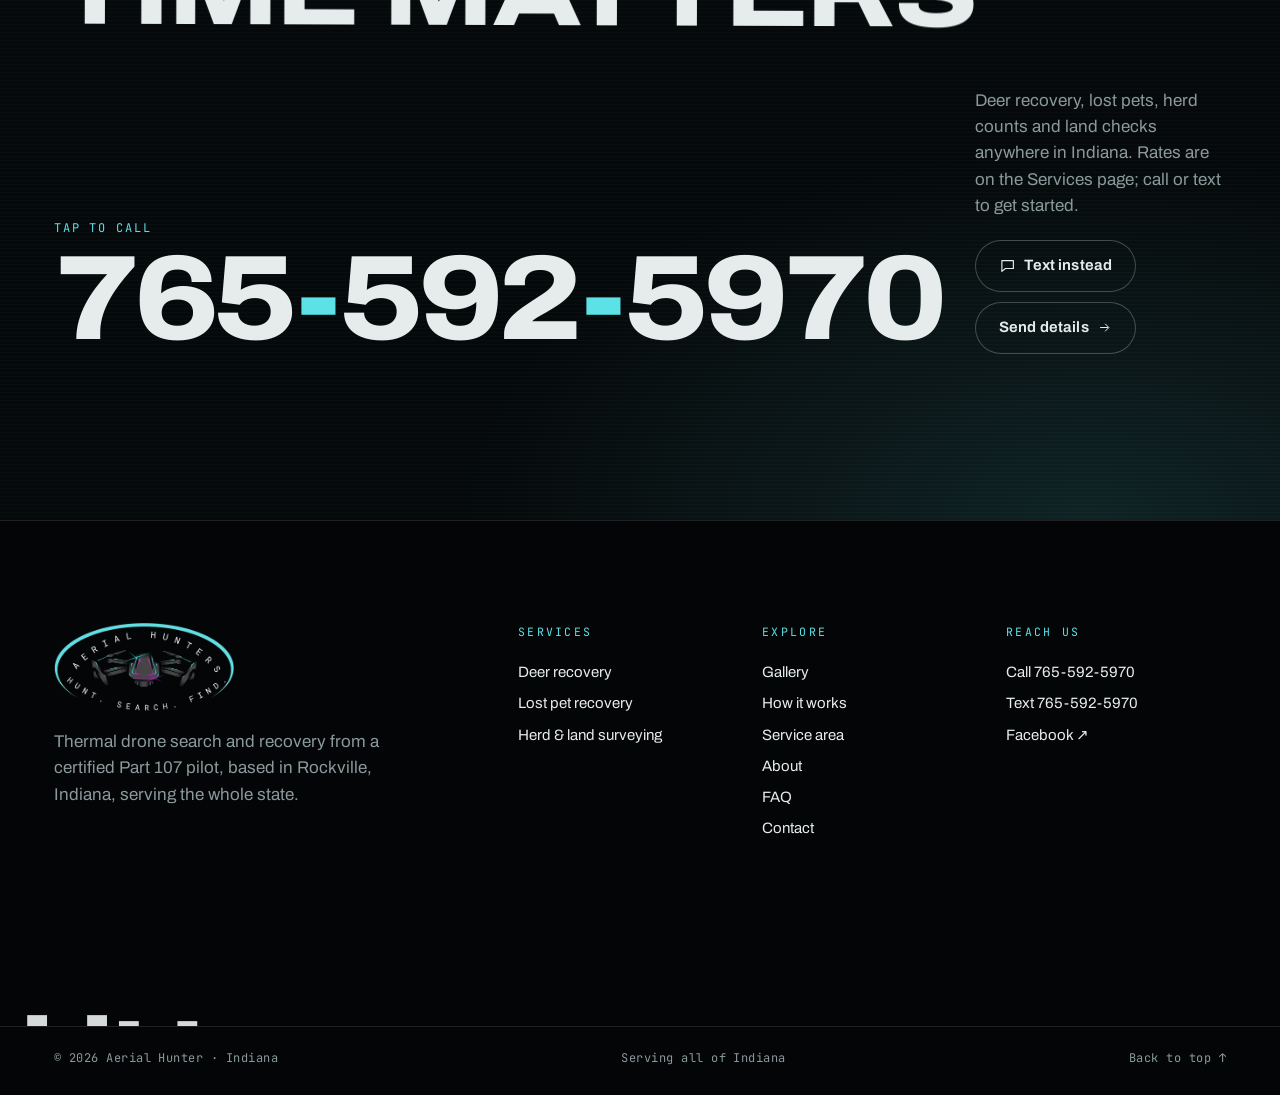
<file: gallery/index.html>
<!doctype html>
<html lang="en" class="no-js">
<head>
<meta charset="utf-8">
<meta name="viewport" content="width=device-width, initial-scale=1, viewport-fit=cover">
<title>Gallery · Aerial Hunter</title>
<meta name="description" content="Recent recoveries from the field. Photos from past Aerial Hunter jobs in Indiana.">
<meta name="theme-color" content="#060809">
<meta property="og:title" content="Gallery · Aerial Hunter">
<meta property="og:description" content="Recent recoveries from the field. Photos from past Aerial Hunter jobs in Indiana.">
<meta property="og:image" content="https://justuseflint.github.io/aerial-hunter/assets/img/og.jpg">
<meta name="format-detection" content="telephone=no">
<link rel="icon" href="../assets/img/favicon.png" type="image/png">
<link rel="apple-touch-icon" href="../assets/img/logo-square.png">
<link rel="preconnect" href="https://fonts.googleapis.com"><link rel="preconnect" href="https://fonts.gstatic.com" crossorigin>
<link rel="stylesheet" href="https://fonts.googleapis.com/css2?family=Archivo:wdth,wght@62..125,300..900&family=JetBrains+Mono:wght@400;500&display=swap">
<link rel="stylesheet" href="../assets/css/site.css?v=480">
<script type="application/ld+json">{"@context":"https://schema.org","@type":"LocalBusiness","name":"Aerial Hunter","slogan":"Hunt. Search. Find.","telephone":"+1-765-592-5970","areaServed":{"@type":"State","name":"Indiana"},"sameAs":["https://www.facebook.com/people/Aerial-Hunter/61583336984487/"],"description":"Thermal drone deer recovery, lost pet recovery and herd and land surveying."}</script>
<script>(function(d,w){var h=d.documentElement;h.className=h.className.replace('no-js','js');var rm=w.matchMedia&&w.matchMedia('(prefers-reduced-motion: reduce)').matches;if(!rm){h.classList.add('motion');try{if(sessionStorage.getItem('ah-pt')==='1')h.classList.add('pt-in')}catch(e){}}else{h.classList.add('no-motion')}setTimeout(function(){if(!w.__ahReady){h.classList.remove('motion','pt-in');h.classList.add('no-motion')}},4000)})(document,window)</script>
</head>
<body class="p-gallery" id="top">
<div class="pt" aria-hidden="true"><div class="pt-in-wm"><img src="../assets/img/logo-sm.png" alt="" width="412" height="202"></div><span class="pt-scan"></span></div>
<a class="skip" href="#main">Skip to content</a>
<header class="hdr" data-hdr>
  <div class="hdr-in">
    <a class="hdr-logo" href="../" aria-label="Aerial Hunter home"><span class="logo "><img src="../assets/img/logo-sm.png" alt="" width="412" height="202"><span class="logo-t"><b>Aerial Hunter</b><i>Hunt. Search. Find.</i></span></span></a>
    <nav class="hdr-nav" aria-label="Primary"><a href="../services/" class="ul">Services</a><a href="../gallery/" aria-current="page" class="ul">Gallery</a><a href="../how-it-works/" class="ul">How it works</a><a href="../service-area/" class="ul">Service area</a><a href="../about/" class="ul">About</a><a href="../faq/" class="ul">FAQ</a></nav>
    <div class="hdr-r">
      <span class="hdr-status mono"><i></i>Indiana</span>
      <a class="btn btn-sm hdr-cta" href="tel:+17655925970" data-magnetic><span><svg class="ico" viewBox="0 0 24 24" aria-hidden="true"><path d="M6.6 3.5l2.6.3 1.2 4-2 1.6a12 12 0 006.2 6.2l1.6-2 4 1.2.3 2.6c0 1-.9 2-2 2C10.8 19.4 4.6 13.2 4.6 5.5c0-1.1 1-2 2-2z" fill="none" stroke="currentColor" stroke-width="1.6" stroke-linejoin="round"/></svg>765-592-5970</span></a>
      <a class="hdr-callm" href="tel:+17655925970" aria-label="Call 765-592-5970"><svg class="ico" viewBox="0 0 24 24" aria-hidden="true"><path d="M6.6 3.5l2.6.3 1.2 4-2 1.6a12 12 0 006.2 6.2l1.6-2 4 1.2.3 2.6c0 1-.9 2-2 2C10.8 19.4 4.6 13.2 4.6 5.5c0-1.1 1-2 2-2z" fill="none" stroke="currentColor" stroke-width="1.6" stroke-linejoin="round"/></svg></a>
      <button class="menu-btn" type="button" aria-expanded="false" aria-controls="menu" data-menu-btn><span class="mb-t"><span>Menu</span><span>Close</span></span><span class="mb-i"><i></i><i></i></span></button>
    </div>
  </div>
</header>
<div class="menu" id="menu" data-menu aria-hidden="true">
  <nav class="menu-nav" aria-label="Mobile"><a href="../"><span class="mn-t">Home</span></a><a href="../services/"><span class="mn-t">Services</span></a><a href="../gallery/"><span class="mn-t">Gallery</span></a><a href="../how-it-works/"><span class="mn-t">How it works</span></a><a href="../service-area/"><span class="mn-t">Service area</span></a><a href="../about/"><span class="mn-t">About</span></a><a href="../faq/"><span class="mn-t">FAQ</span></a><a href="../contact/"><span class="mn-t">Contact</span></a></nav>
  <div class="menu-foot">
    <a class="menu-call" href="tel:+17655925970"><svg class="ico" viewBox="0 0 24 24" aria-hidden="true"><path d="M6.6 3.5l2.6.3 1.2 4-2 1.6a12 12 0 006.2 6.2l1.6-2 4 1.2.3 2.6c0 1-.9 2-2 2C10.8 19.4 4.6 13.2 4.6 5.5c0-1.1 1-2 2-2z" fill="none" stroke="currentColor" stroke-width="1.6" stroke-linejoin="round"/></svg><span><span class="eyebrow">Call or text</span>765-592-5970</span></a>
    <a class="ul mono" href="https://www.facebook.com/people/Aerial-Hunter/61583336984487/" target="_blank" rel="noopener">Facebook ↗</a>
  </div>
</div>
<main id="main">

<section class="phero wrap">
  <p class="eyebrow" data-fade>Gallery</p>
  <h1 class="h-xxl" data-split="hero">Recent recoveries.</h1>
  <p class="lead phero-lede" data-fade>Photos from past jobs in the field.</p>
</section>
<section class="gal wrap" aria-label="Recovery photos">
  <div class="gal-grid" data-gallery>
    <figure class="gal-item" data-img-reveal>
    <button type="button" class="gal-btn" data-cursor="View" aria-label="Two men with a recovered buck on an ATV in the woods. One holds the antlers; the other holds a DJI drone and its controller." data-full-jpg="../assets/img/gallery-1.jpg" data-full-webp="../assets/img/gallery-1.webp" data-alt="Two men with a recovered buck on an ATV in the woods. One holds the antlers; the other holds a DJI drone and its controller.">
      <picture>
        <source type="image/webp" srcset="../assets/img/gallery-1-sm.webp 800w, ../assets/img/gallery-1.webp 1600w" sizes="(max-width: 900px) 100vw, 46vw">
        <source type="image/jpeg" srcset="../assets/img/gallery-1-sm.jpg 800w, ../assets/img/gallery-1.jpg 1600w" sizes="(max-width: 900px) 100vw, 46vw">
        <img src="../assets/img/gallery-1.jpg" alt="" width="1600" height="2133" loading="eager" fetchpriority="high" decoding="async">
      </picture>
    </button>
  </figure><figure class="gal-item" data-img-reveal>
    <button type="button" class="gal-btn" data-cursor="View" aria-label="At night, a boy holds the antlers of a recovered buck while a man kneels beside them with a drone and its controller." data-full-jpg="../assets/img/gallery-2.jpg" data-full-webp="../assets/img/gallery-2.webp" data-alt="At night, a boy holds the antlers of a recovered buck while a man kneels beside them with a drone and its controller.">
      <picture>
        <source type="image/webp" srcset="../assets/img/gallery-2-sm.webp 800w, ../assets/img/gallery-2.webp 1600w" sizes="(max-width: 900px) 100vw, 46vw">
        <source type="image/jpeg" srcset="../assets/img/gallery-2-sm.jpg 800w, ../assets/img/gallery-2.jpg 1600w" sizes="(max-width: 900px) 100vw, 46vw">
        <img src="../assets/img/gallery-2.jpg" alt="" width="1600" height="2133" loading="lazy" decoding="async">
      </picture>
    </button>
  </figure><figure class="gal-item" data-img-reveal>
    <button type="button" class="gal-btn" data-cursor="View" aria-label="In the woods during the day, an older man kneels holding a recovered buck’s antlers, with a DJI controller screen in the foreground." data-full-jpg="../assets/img/gallery-6.jpg" data-full-webp="../assets/img/gallery-6.webp" data-alt="In the woods during the day, an older man kneels holding a recovered buck’s antlers, with a DJI controller screen in the foreground.">
      <picture>
        <source type="image/webp" srcset="../assets/img/gallery-6-sm.webp 768w, ../assets/img/gallery-6.webp 768w" sizes="(max-width: 900px) 100vw, 46vw">
        <source type="image/jpeg" srcset="../assets/img/gallery-6-sm.jpg 768w, ../assets/img/gallery-6.jpg 768w" sizes="(max-width: 900px) 100vw, 46vw">
        <img src="../assets/img/gallery-6.jpg" alt="" width="768" height="1024" loading="lazy" decoding="async">
      </picture>
    </button>
  </figure><figure class="gal-item" data-img-reveal>
    <button type="button" class="gal-btn" data-cursor="View" aria-label="At night, a man in a grey hoodie kneels holding a DJI drone and its controller next to a young woman in camo holding the antlers of a recovered buck." data-full-jpg="../assets/img/gallery-5.jpg" data-full-webp="../assets/img/gallery-5.webp" data-alt="At night, a man in a grey hoodie kneels holding a DJI drone and its controller next to a young woman in camo holding the antlers of a recovered buck.">
      <picture>
        <source type="image/webp" srcset="../assets/img/gallery-5-sm.webp 800w, ../assets/img/gallery-5.webp 1600w" sizes="(max-width: 900px) 100vw, 46vw">
        <source type="image/jpeg" srcset="../assets/img/gallery-5-sm.jpg 800w, ../assets/img/gallery-5.jpg 1600w" sizes="(max-width: 900px) 100vw, 46vw">
        <img src="../assets/img/gallery-5.jpg" alt="" width="1600" height="2133" loading="lazy" decoding="async">
      </picture>
    </button>
  </figure><figure class="gal-item" data-img-reveal>
    <button type="button" class="gal-btn" data-cursor="View" aria-label="A recovered buck in the bed of a UTV in a sunny field, with a DJI thermal drone and its controller resting on the deer." data-full-jpg="../assets/img/gallery-3.jpg" data-full-webp="../assets/img/gallery-3.webp" data-alt="A recovered buck in the bed of a UTV in a sunny field, with a DJI thermal drone and its controller resting on the deer.">
      <picture>
        <source type="image/webp" srcset="../assets/img/gallery-3-sm.webp 800w, ../assets/img/gallery-3.webp 1200w" sizes="(max-width: 900px) 100vw, 46vw">
        <source type="image/jpeg" srcset="../assets/img/gallery-3-sm.jpg 800w, ../assets/img/gallery-3.jpg 1200w" sizes="(max-width: 900px) 100vw, 46vw">
        <img src="../assets/img/gallery-3.jpg" alt="" width="1200" height="1600" loading="lazy" decoding="async">
      </picture>
    </button>
  </figure><figure class="gal-item" data-img-reveal>
    <button type="button" class="gal-btn" data-cursor="View" aria-label="At night, two men kneel with a recovered buck on a leaf-covered trail. One holds the antlers; the other holds a DJI drone and its controller." data-full-jpg="../assets/img/gallery-7.jpg" data-full-webp="../assets/img/gallery-7.webp" data-alt="At night, two men kneel with a recovered buck on a leaf-covered trail. One holds the antlers; the other holds a DJI drone and its controller.">
      <picture>
        <source type="image/webp" srcset="../assets/img/gallery-7-sm.webp 800w, ../assets/img/gallery-7.webp 1600w" sizes="(max-width: 900px) 100vw, 46vw">
        <source type="image/jpeg" srcset="../assets/img/gallery-7-sm.jpg 800w, ../assets/img/gallery-7.jpg 1600w" sizes="(max-width: 900px) 100vw, 46vw">
        <img src="../assets/img/gallery-7.jpg" alt="" width="1600" height="2133" loading="lazy" decoding="async">
      </picture>
    </button>
  </figure><figure class="gal-item" data-img-reveal>
    <button type="button" class="gal-btn" data-cursor="View" aria-label="At night, two men stand behind a UTV with a recovered buck in the bed. One in an orange beanie holds the antlers; the other holds a DJI drone and its controller." data-full-jpg="../assets/img/gallery-8.jpg" data-full-webp="../assets/img/gallery-8.webp" data-alt="At night, two men stand behind a UTV with a recovered buck in the bed. One in an orange beanie holds the antlers; the other holds a DJI drone and its controller.">
      <picture>
        <source type="image/webp" srcset="../assets/img/gallery-8-sm.webp 800w, ../assets/img/gallery-8.webp 1600w" sizes="(max-width: 900px) 100vw, 46vw">
        <source type="image/jpeg" srcset="../assets/img/gallery-8-sm.jpg 800w, ../assets/img/gallery-8.jpg 1600w" sizes="(max-width: 900px) 100vw, 46vw">
        <img src="../assets/img/gallery-8.jpg" alt="" width="1600" height="2133" loading="lazy" decoding="async">
      </picture>
    </button>
  </figure>
  </div>
</section>
<section class="gal-cta wrap" data-reveal>
  <p class="eyebrow">Deer recovery</p>
  <h2 class="h-l">Lost a deer?</h2>
  <p class="lead">Send the details of the shot and we’ll come search.</p>
  <div class="gal-cta-btns"><a class="btn btn-call " href="tel:+17655925970" data-magnetic data-cursor="Call"><span><svg class="ico" viewBox="0 0 24 24" aria-hidden="true"><path d="M6.6 3.5l2.6.3 1.2 4-2 1.6a12 12 0 006.2 6.2l1.6-2 4 1.2.3 2.6c0 1-.9 2-2 2C10.8 19.4 4.6 13.2 4.6 5.5c0-1.1 1-2 2-2z" fill="none" stroke="currentColor" stroke-width="1.6" stroke-linejoin="round"/></svg>765-592-5970</span></a><a class="btn btn-ghost" href="../contact/?service=deer-recovery"><span>Send the details <svg class="arr" viewBox="0 0 24 24" aria-hidden="true"><path d="M5 12h13M13 6l6 6-6 6" fill="none" stroke="currentColor" stroke-width="1.6"/></svg></span></a></div>
</section>
<div class="lb" data-lightbox hidden role="dialog" aria-modal="true" aria-label="Recovery photo">
  <button class="lb-scrim" type="button" data-lb-close tabindex="-1" aria-label="Close photo"></button>
  <figure class="lb-frame"><img data-lb-img alt="" width="1600" height="2133"></figure>
  <button class="lb-close" type="button" data-lb-close aria-label="Close photo"><svg viewBox="0 0 24 24" aria-hidden="true"><path d="M6 6l12 12M18 6L6 18" fill="none" stroke="currentColor" stroke-width="1.6"/></svg></button>
  <button class="lb-prev" type="button" data-lb-prev aria-label="Previous photo"><svg class="arr" viewBox="0 0 24 24" aria-hidden="true"><path d="M19 12H6M11 6l-6 6 6 6" fill="none" stroke="currentColor" stroke-width="1.6"/></svg></button>
  <button class="lb-next" type="button" data-lb-next aria-label="Next photo"><svg class="arr" viewBox="0 0 24 24" aria-hidden="true"><path d="M5 12h13M13 6l6 6-6 6" fill="none" stroke="currentColor" stroke-width="1.6"/></svg></button>
</div>
</main>
<section class="cta-band" aria-labelledby="cta-h">
  <div class="cta-scan" aria-hidden="true"></div>
  <div class="wrap cta-in">
    <p class="eyebrow">Lost something out there?</p>
    <h2 id="cta-h" class="h-xl cta-h" data-split>Call now. Time&nbsp;matters.</h2>
    <div class="cta-row">
      <a class="cta-phone" href="tel:+17655925970" data-cursor="Call"><span class="mono">Tap to call</span><span class="cta-num">765<i>-</i>592<i>-</i>5970</span></a>
      <div class="cta-side">
        <p>Deer recovery, lost pets, herd counts and land checks anywhere in Indiana. Rates are on the Services page; call or text to get started.</p>
        <div class="cta-btns"><a class="btn btn-ghost" href="sms:+17655925970"><span><svg class="ico" viewBox="0 0 24 24" aria-hidden="true"><path d="M4 5h16v11H9l-5 4z" fill="none" stroke="currentColor" stroke-width="1.6" stroke-linejoin="round"/></svg>Text instead</span></a><a class="btn btn-ghost" href="../contact/"><span>Send details <svg class="arr" viewBox="0 0 24 24" aria-hidden="true"><path d="M5 12h13M13 6l6 6-6 6" fill="none" stroke="currentColor" stroke-width="1.6"/></svg></span></a></div>
      </div>
    </div>
  </div>
</section>
<footer class="ftr">
  <div class="wrap">
    <div class="ftr-grid">
      <div class="ftr-col ftr-brand">
        <img src="../assets/img/logo-sm.png" alt="Aerial Hunters logo: Hunt. Search. Find." width="412" height="202" loading="lazy" class="ftr-logo">
        <p class="ftr-copy">Thermal drone search and recovery from a certified Part 107 pilot, based in Rockville, Indiana, serving the whole state.</p>
      </div>
      <div class="ftr-col">
        <p class="eyebrow">Services</p>
        <ul class="ftr-links"><li><a class="ul" href="../services/deer-recovery/">Deer recovery</a></li><li><a class="ul" href="../services/lost-pet-recovery/">Lost pet recovery</a></li><li><a class="ul" href="../services/herd-land-surveying/">Herd & land surveying</a></li></ul>
      </div>
      <div class="ftr-col">
        <p class="eyebrow">Explore</p>
        <ul class="ftr-links"><li><a class="ul" href="../gallery/">Gallery</a></li><li><a class="ul" href="../how-it-works/">How it works</a></li><li><a class="ul" href="../service-area/">Service area</a></li><li><a class="ul" href="../about/">About</a></li><li><a class="ul" href="../faq/">FAQ</a></li><li><a class="ul" href="../contact/">Contact</a></li></ul>
      </div>
      <div class="ftr-col">
        <p class="eyebrow">Reach us</p>
        <ul class="ftr-links">
          <li><a class="ul" href="tel:+17655925970">Call 765-592-5970</a></li>
          <li><a class="ul" href="sms:+17655925970">Text 765-592-5970</a></li>
          <li><a class="ul" href="https://www.facebook.com/people/Aerial-Hunter/61583336984487/" target="_blank" rel="noopener">Facebook ↗</a></li>
        </ul>
      </div>
    </div>
  </div>
  <div class="ftr-wm" data-wm aria-hidden="true"><span>H</span><span>U</span><span>N</span><span>T</span><span class="dot">.</span><span>S</span><span>E</span><span>A</span><span>R</span><span>C</span><span>H</span><span class="dot">.</span><span>F</span><span>I</span><span>N</span><span>D</span><span class="dot">.</span></div>
  <div class="wrap ftr-base mono">
    <span>© 2026 Aerial Hunter · Indiana</span>
    <span>Serving all of Indiana</span>
    <a href="#top" class="ul">Back to top ↑</a>
  </div>
</footer>
<nav class="callbar" aria-label="Quick contact">
  <a class="cb-call" href="tel:+17655925970"><svg class="ico" viewBox="0 0 24 24" aria-hidden="true"><path d="M6.6 3.5l2.6.3 1.2 4-2 1.6a12 12 0 006.2 6.2l1.6-2 4 1.2.3 2.6c0 1-.9 2-2 2C10.8 19.4 4.6 13.2 4.6 5.5c0-1.1 1-2 2-2z" fill="none" stroke="currentColor" stroke-width="1.6" stroke-linejoin="round"/></svg><span>Call 765-592-5970</span></a>
  <a class="cb-sms" href="sms:+17655925970" aria-label="Text 765-592-5970"><svg class="ico" viewBox="0 0 24 24" aria-hidden="true"><path d="M4 5h16v11H9l-5 4z" fill="none" stroke="currentColor" stroke-width="1.6" stroke-linejoin="round"/></svg><span>Text</span></a>
</nav>
<div class="cursor" aria-hidden="true"><i></i><i></i><i></i><i></i><span class="cursor-t"></span></div>
<script src="../assets/vendor/gsap.min.js" defer></script>
<script src="../assets/vendor/ScrollTrigger.min.js" defer></script>
<script src="../assets/vendor/lenis.min.js" defer></script>
<script src="../assets/js/site.js?v=480" defer></script>

</body>
</html>
</file>
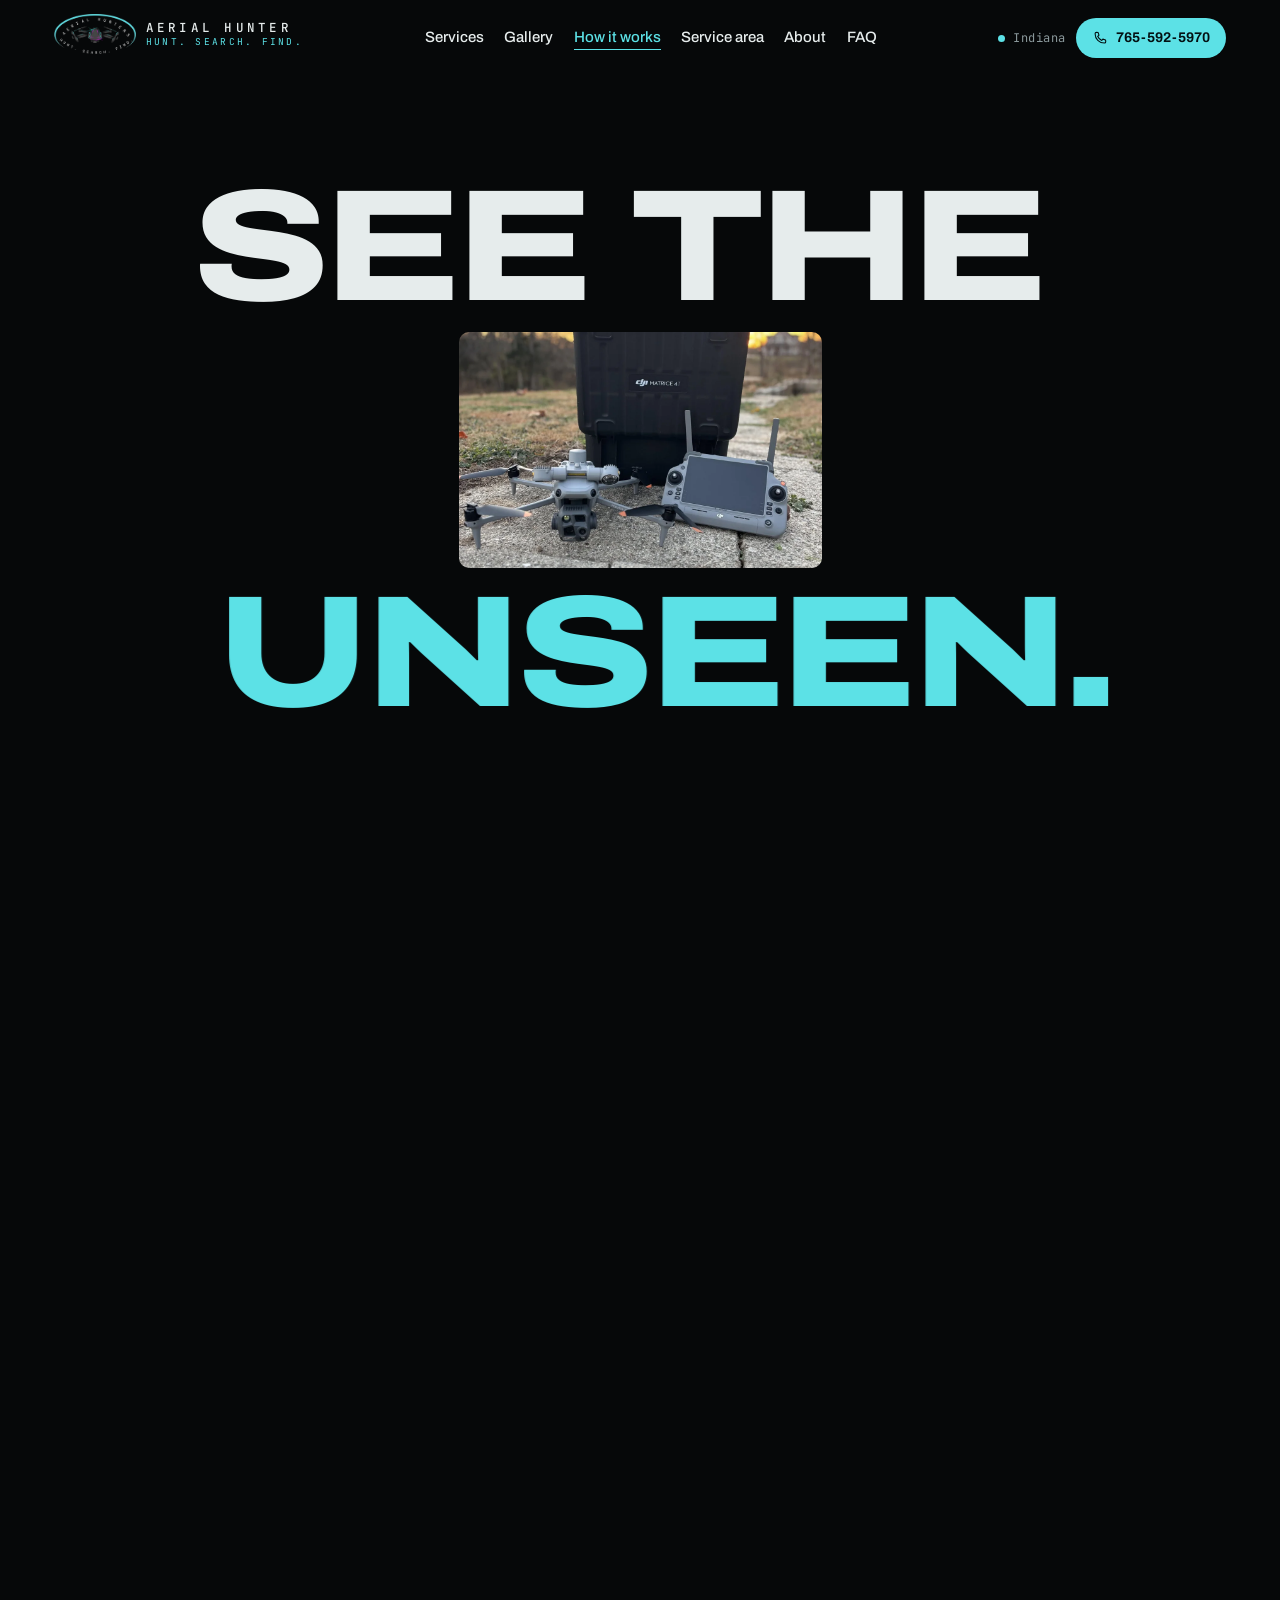
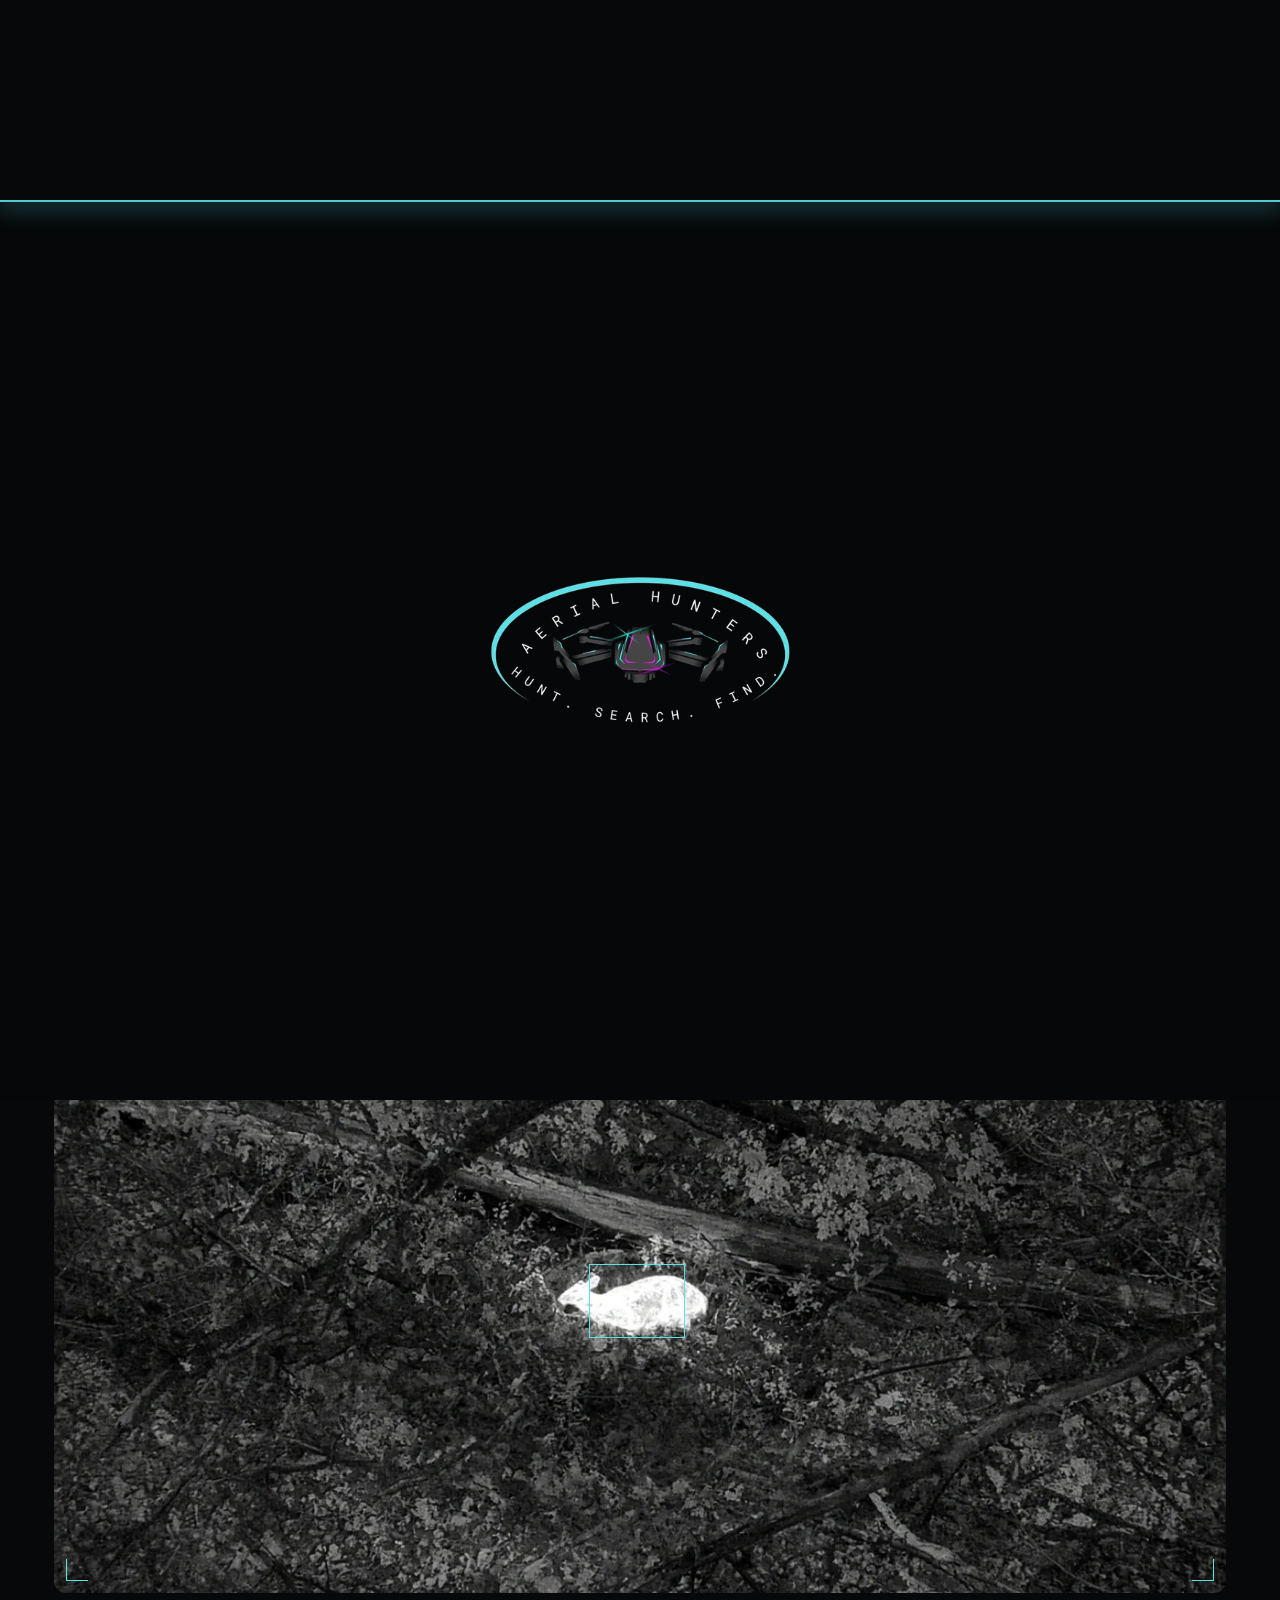
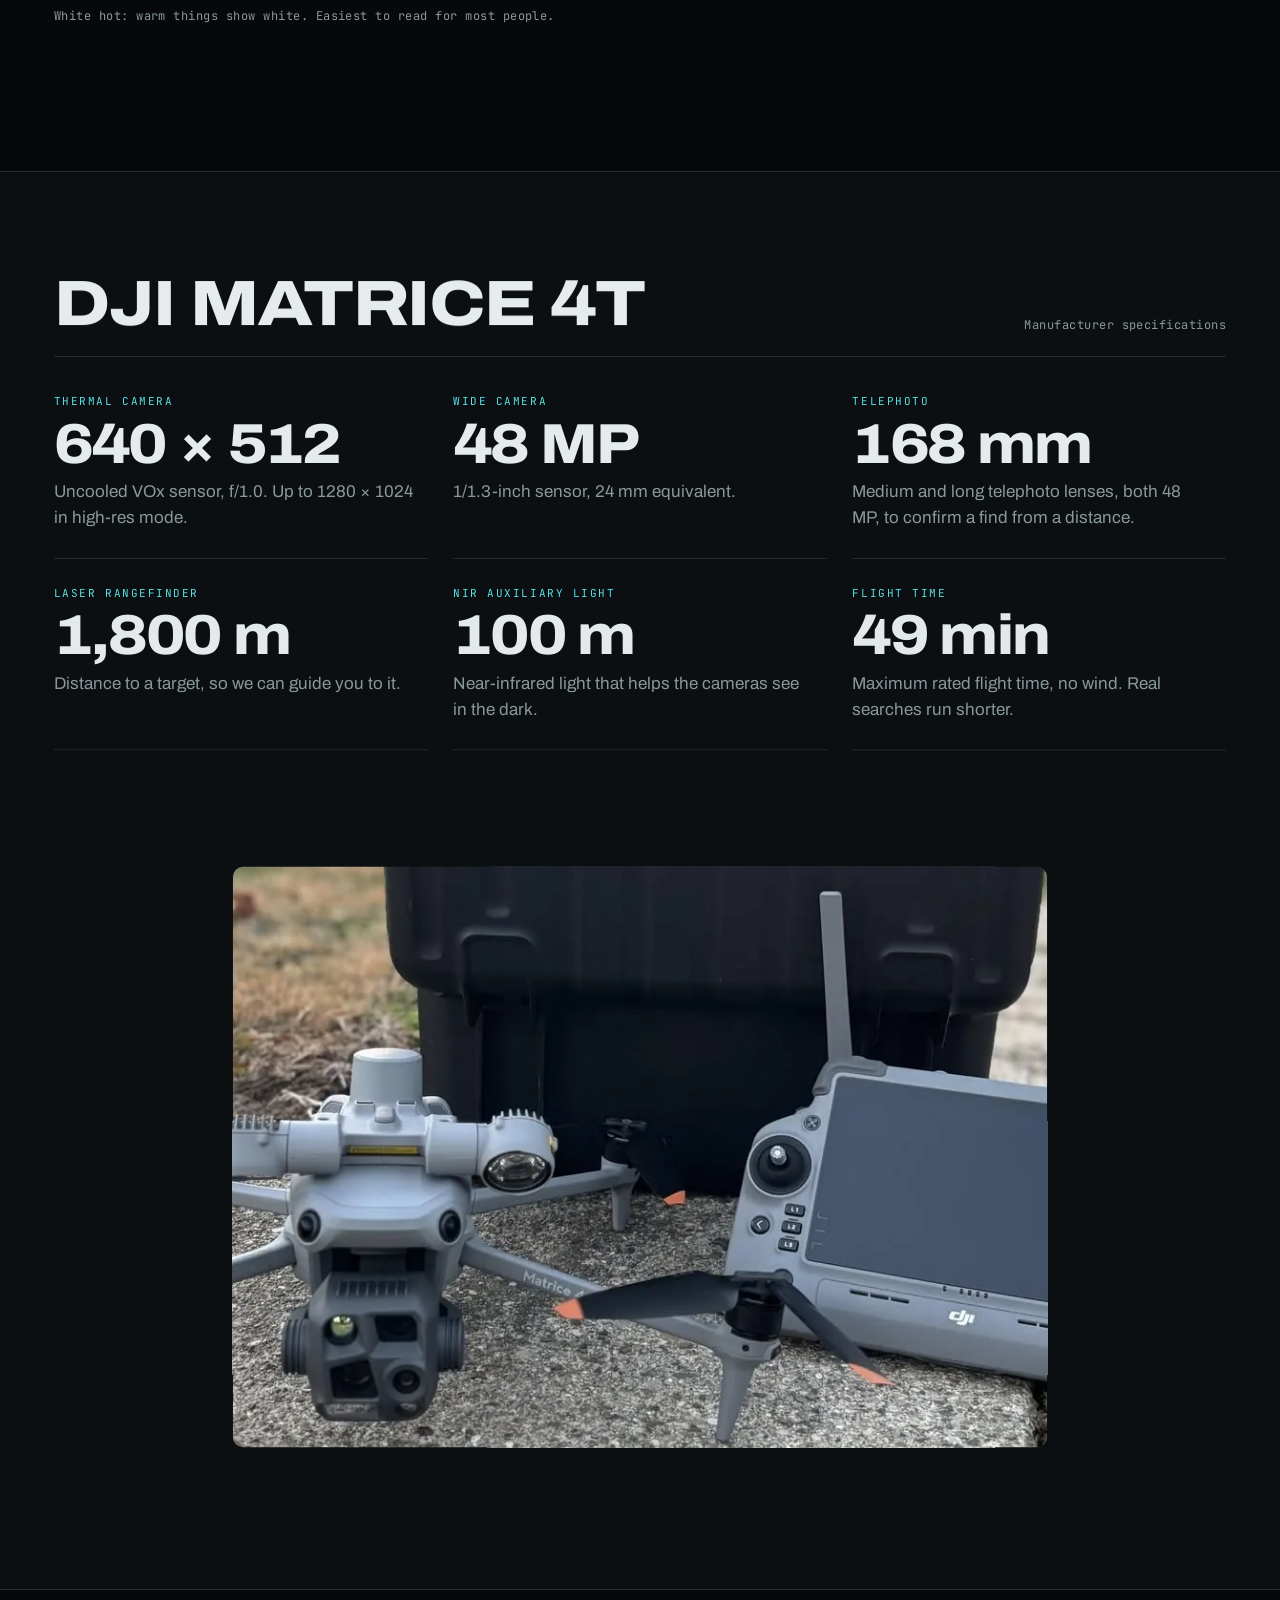
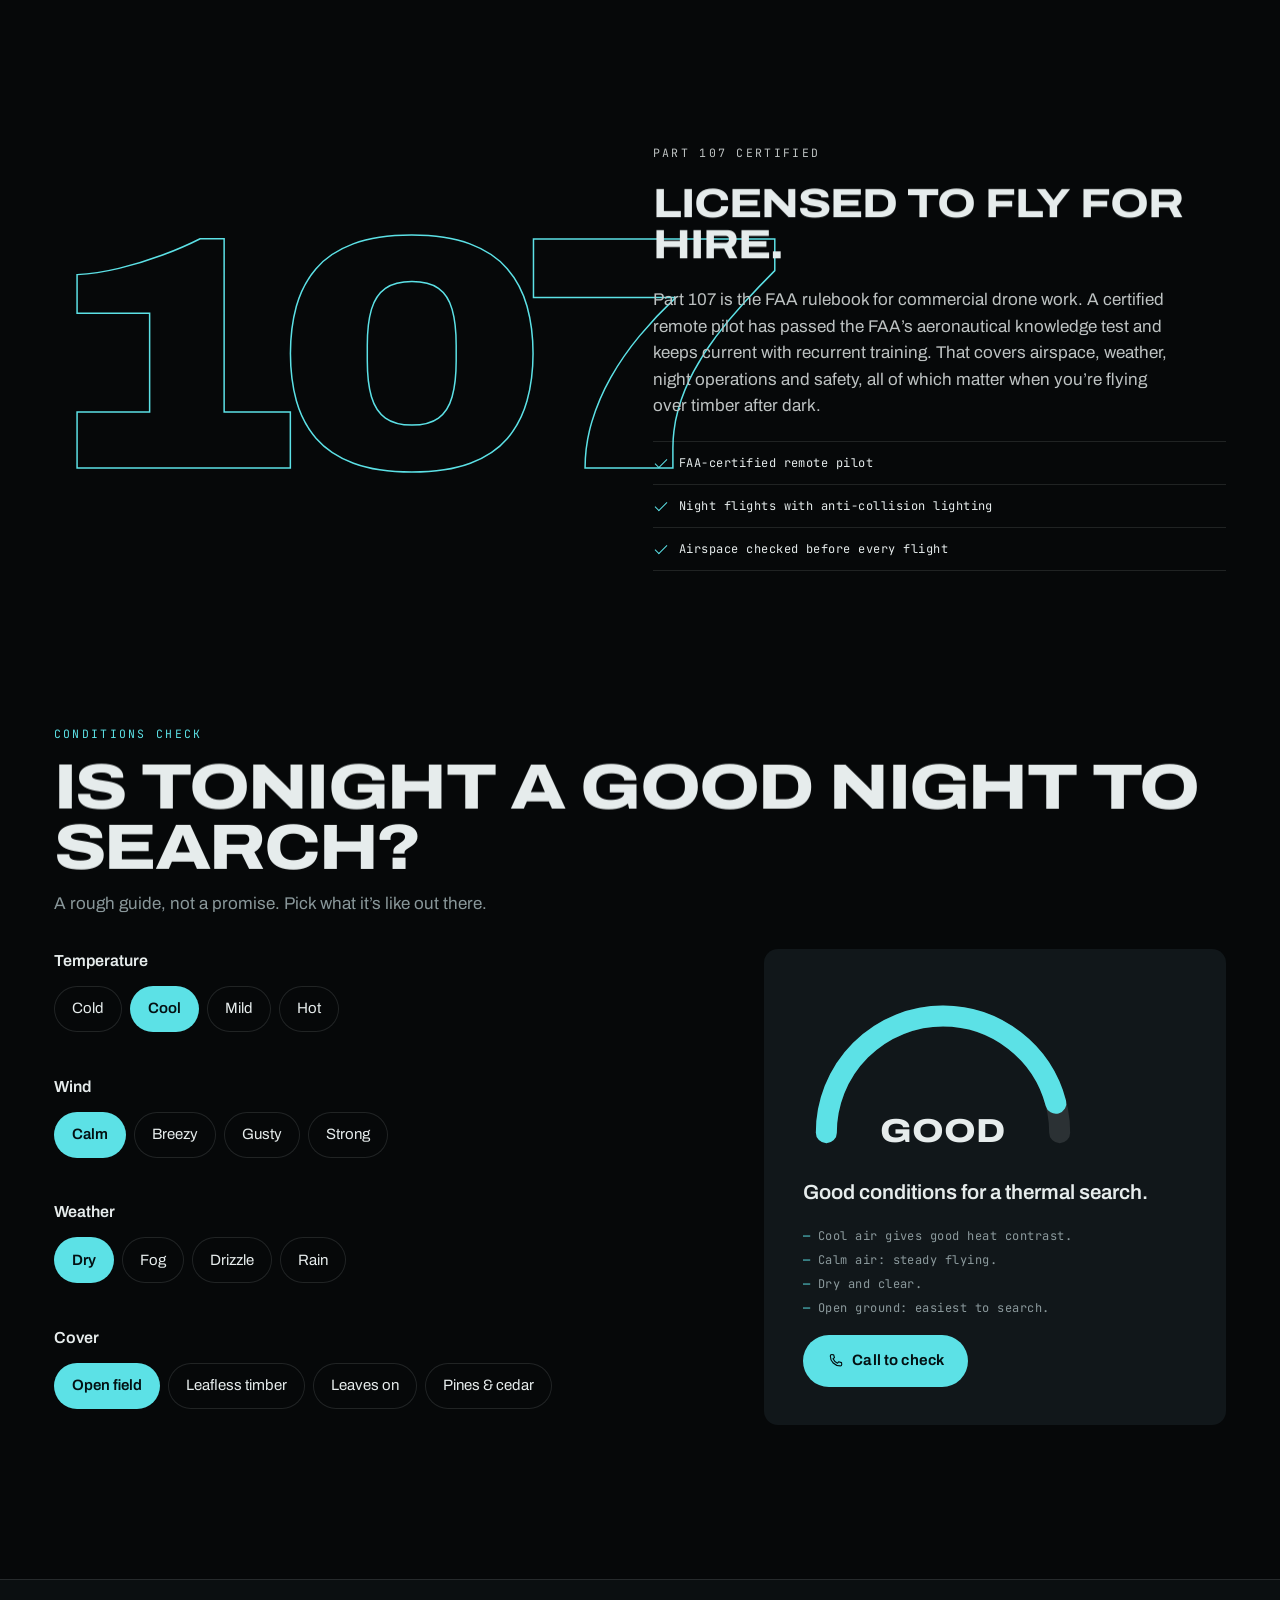
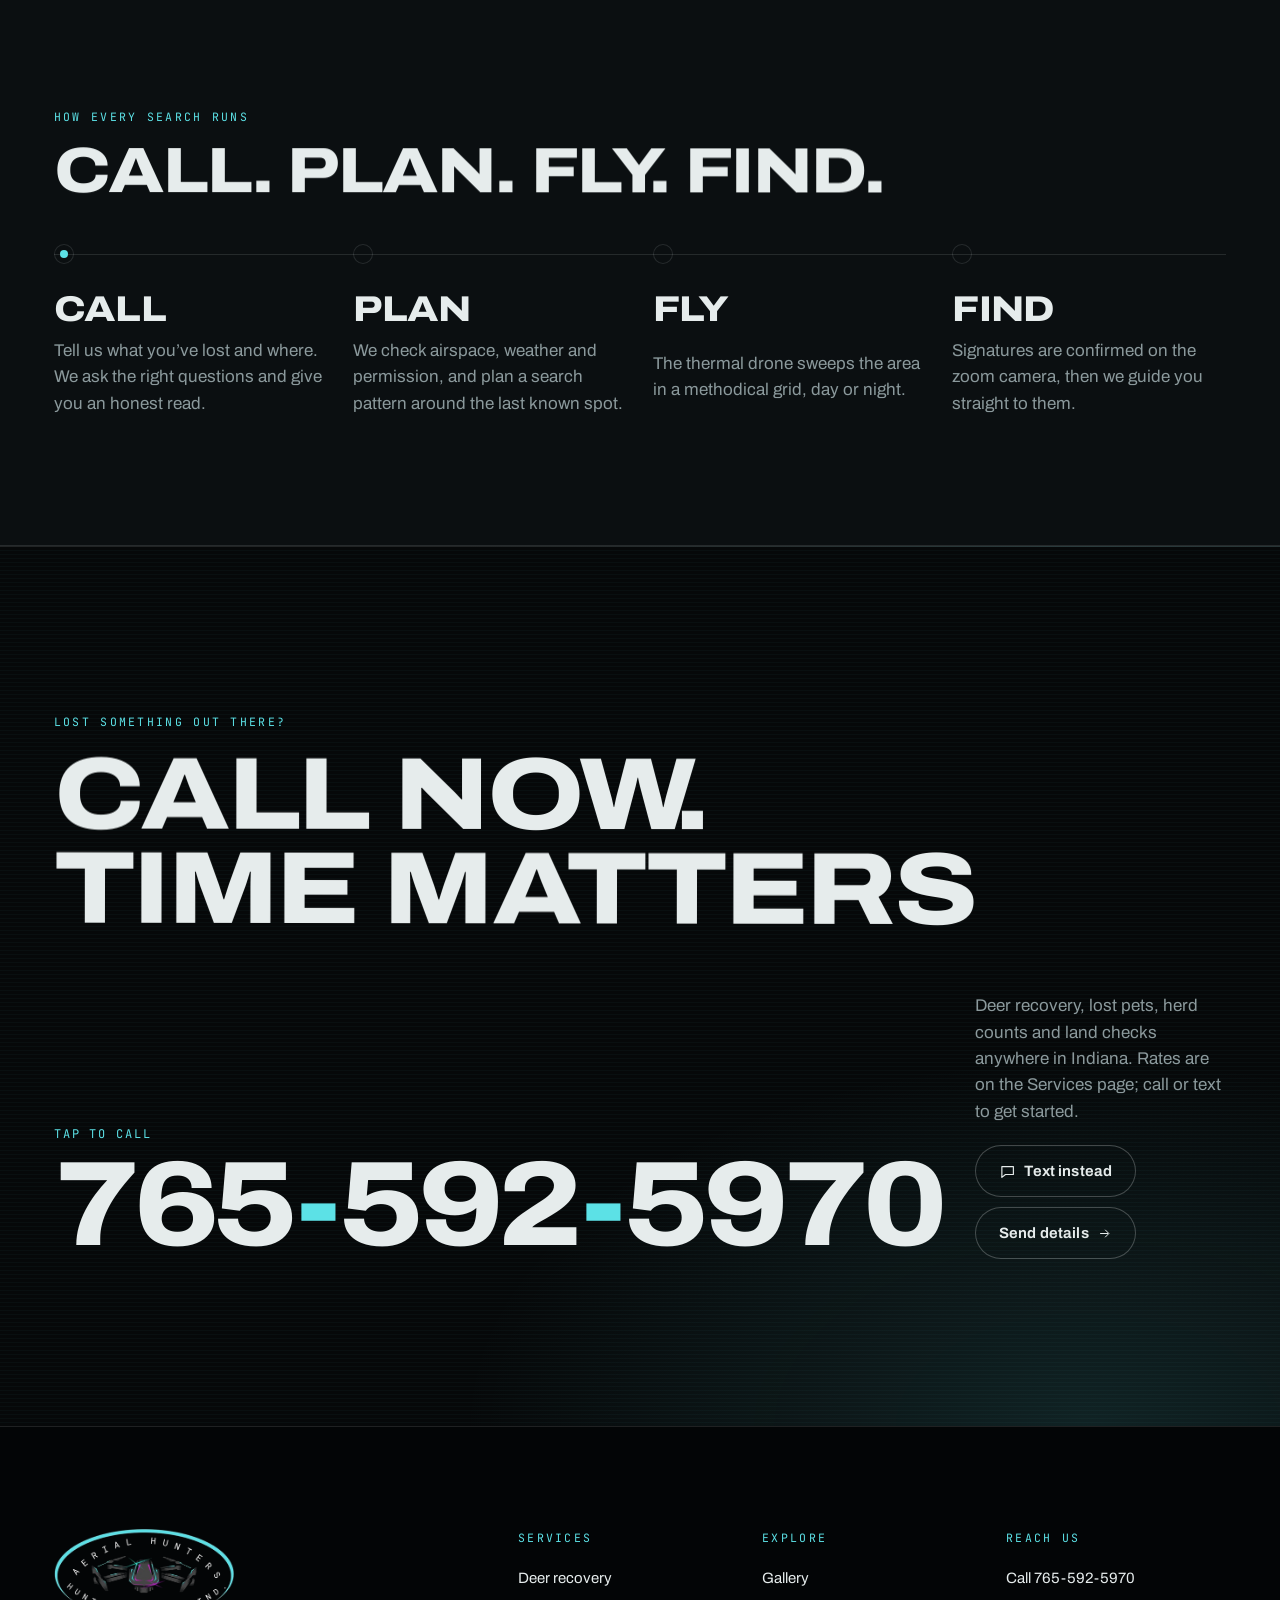
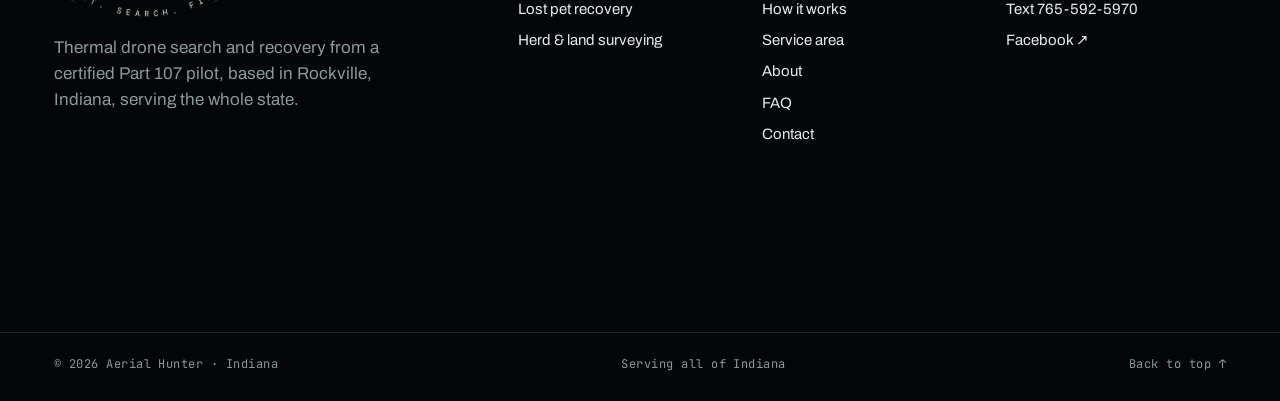
<file: how-it-works/index.html>
<!doctype html>
<html lang="en" class="no-js">
<head>
<meta charset="utf-8">
<meta name="viewport" content="width=device-width, initial-scale=1, viewport-fit=cover">
<title>How it works &amp; the gear · Aerial Hunter</title>
<meta name="description" content="How thermal drone search works, the DJI Matrice 4T, Part 107 certification and the conditions that make a good search.">
<meta name="theme-color" content="#060809">
<meta property="og:title" content="How it works &amp; the gear · Aerial Hunter">
<meta property="og:description" content="How thermal drone search works, the DJI Matrice 4T, Part 107 certification and the conditions that make a good search.">
<meta property="og:image" content="https://justuseflint.github.io/aerial-hunter/assets/img/og.jpg">
<meta name="format-detection" content="telephone=no">
<link rel="icon" href="../assets/img/favicon.png" type="image/png">
<link rel="apple-touch-icon" href="../assets/img/logo-square.png">
<link rel="preconnect" href="https://fonts.googleapis.com"><link rel="preconnect" href="https://fonts.gstatic.com" crossorigin>
<link rel="stylesheet" href="https://fonts.googleapis.com/css2?family=Archivo:wdth,wght@62..125,300..900&family=JetBrains+Mono:wght@400;500&display=swap">
<link rel="stylesheet" href="../assets/css/site.css?v=480">
<script type="application/ld+json">{"@context":"https://schema.org","@type":"LocalBusiness","name":"Aerial Hunter","slogan":"Hunt. Search. Find.","telephone":"+1-765-592-5970","areaServed":{"@type":"State","name":"Indiana"},"sameAs":["https://www.facebook.com/people/Aerial-Hunter/61583336984487/"],"description":"Thermal drone deer recovery, lost pet recovery and herd and land surveying."}</script>
<script>(function(d,w){var h=d.documentElement;h.className=h.className.replace('no-js','js');var rm=w.matchMedia&&w.matchMedia('(prefers-reduced-motion: reduce)').matches;if(!rm){h.classList.add('motion');try{if(sessionStorage.getItem('ah-pt')==='1')h.classList.add('pt-in')}catch(e){}}else{h.classList.add('no-motion')}setTimeout(function(){if(!w.__ahReady){h.classList.remove('motion','pt-in');h.classList.add('no-motion')}},4000)})(document,window)</script>
</head>
<body class="p-how" id="top">
<div class="pt" aria-hidden="true"><div class="pt-in-wm"><img src="../assets/img/logo-sm.png" alt="" width="412" height="202"></div><span class="pt-scan"></span></div>
<a class="skip" href="#main">Skip to content</a>
<header class="hdr" data-hdr>
  <div class="hdr-in">
    <a class="hdr-logo" href="../" aria-label="Aerial Hunter home"><span class="logo "><img src="../assets/img/logo-sm.png" alt="" width="412" height="202"><span class="logo-t"><b>Aerial Hunter</b><i>Hunt. Search. Find.</i></span></span></a>
    <nav class="hdr-nav" aria-label="Primary"><a href="../services/" class="ul">Services</a><a href="../gallery/" class="ul">Gallery</a><a href="../how-it-works/" aria-current="page" class="ul">How it works</a><a href="../service-area/" class="ul">Service area</a><a href="../about/" class="ul">About</a><a href="../faq/" class="ul">FAQ</a></nav>
    <div class="hdr-r">
      <span class="hdr-status mono"><i></i>Indiana</span>
      <a class="btn btn-sm hdr-cta" href="tel:+17655925970" data-magnetic><span><svg class="ico" viewBox="0 0 24 24" aria-hidden="true"><path d="M6.6 3.5l2.6.3 1.2 4-2 1.6a12 12 0 006.2 6.2l1.6-2 4 1.2.3 2.6c0 1-.9 2-2 2C10.8 19.4 4.6 13.2 4.6 5.5c0-1.1 1-2 2-2z" fill="none" stroke="currentColor" stroke-width="1.6" stroke-linejoin="round"/></svg>765-592-5970</span></a>
      <a class="hdr-callm" href="tel:+17655925970" aria-label="Call 765-592-5970"><svg class="ico" viewBox="0 0 24 24" aria-hidden="true"><path d="M6.6 3.5l2.6.3 1.2 4-2 1.6a12 12 0 006.2 6.2l1.6-2 4 1.2.3 2.6c0 1-.9 2-2 2C10.8 19.4 4.6 13.2 4.6 5.5c0-1.1 1-2 2-2z" fill="none" stroke="currentColor" stroke-width="1.6" stroke-linejoin="round"/></svg></a>
      <button class="menu-btn" type="button" aria-expanded="false" aria-controls="menu" data-menu-btn><span class="mb-t"><span>Menu</span><span>Close</span></span><span class="mb-i"><i></i><i></i></span></button>
    </div>
  </div>
</header>
<div class="menu" id="menu" data-menu aria-hidden="true">
  <nav class="menu-nav" aria-label="Mobile"><a href="../"><span class="mn-t">Home</span></a><a href="../services/"><span class="mn-t">Services</span></a><a href="../gallery/"><span class="mn-t">Gallery</span></a><a href="../how-it-works/"><span class="mn-t">How it works</span></a><a href="../service-area/"><span class="mn-t">Service area</span></a><a href="../about/"><span class="mn-t">About</span></a><a href="../faq/"><span class="mn-t">FAQ</span></a><a href="../contact/"><span class="mn-t">Contact</span></a></nav>
  <div class="menu-foot">
    <a class="menu-call" href="tel:+17655925970"><svg class="ico" viewBox="0 0 24 24" aria-hidden="true"><path d="M6.6 3.5l2.6.3 1.2 4-2 1.6a12 12 0 006.2 6.2l1.6-2 4 1.2.3 2.6c0 1-.9 2-2 2C10.8 19.4 4.6 13.2 4.6 5.5c0-1.1 1-2 2-2z" fill="none" stroke="currentColor" stroke-width="1.6" stroke-linejoin="round"/></svg><span><span class="eyebrow">Call or text</span>765-592-5970</span></a>
    <a class="ul mono" href="https://www.facebook.com/people/Aerial-Hunter/61583336984487/" target="_blank" rel="noopener">Facebook ↗</a>
  </div>
</div>
<main id="main">

<section class="parting" data-parting>
  <div class="pa-in">
    <h1 class="pa-h"><span class="pa-a">See the</span><span class="pa-b">unseen.</span></h1>
    <div class="pa-img"><img src="../assets/img/cover.webp" alt="DJI Matrice 4T drone, hard case and controller on a stone path at sunset" width="1152" height="1536" loading="lazy" decoding="async" loading="eager"></div>
  </div>
</section>

<section class="statement wrap grid">
  <p class="eyebrow st-eb" data-fade>(How thermal works)</p>
  <div class="st-body">
    <p class="focus" data-focus>Everything gives off heat. A thermal camera doesn’t need light; it reads the difference in temperature between things. A deer, a dog or a cow is warmer than the leaves and soil around it, so it glows. The bigger the difference, the clearer the picture, which is why cool, still nights are often the best time to search.</p>
  </div>
</section>

<section class="pal wrap" data-palette aria-labelledby="pal-h">
  <div class="pal-head">
    <div><p class="eyebrow">Try it</p><h2 id="pal-h" class="h-l" data-split>Spot the Difference</h2></div>
    <div class="chips pal-chips" role="group" aria-label="Thermal palette">
      <button class="chip on" type="button" data-pal="white" aria-pressed="true">White hot</button>
      <button class="chip" type="button" data-pal="black" aria-pressed="false">Black hot</button>
      <button class="chip" type="button" data-pal="iron" aria-pressed="false">Ironbow</button>
      <button class="chip" type="button" data-pal="eye" aria-pressed="false">Naked eye</button>
    </div>
  </div>
  <div class="pal-stage" data-tx="0.497" data-ty="0.503">
    <img src="../assets/img/thermal-deer.webp" alt="Thermal image of a deer in brush, shown in the selected palette" width="1280" height="720" loading="lazy" decoding="async" class="pal-ir">
    <img src="../assets/img/night-deer.webp" alt="" width="1280" height="720" loading="lazy" decoding="async" class="pal-eye">
    <span class="pal-lock" aria-hidden="true"></span>
    <div class="hud" aria-hidden="true"><span class="hc hc-tl"></span><span class="hc hc-tr"></span><span class="hc hc-bl"></span><span class="hc hc-br"></span><div class="hud-tl mono"><span data-pal-name>IR · WHITE HOT</span></div></div>
  </div>
  <p class="pal-note mono" data-pal-note>White hot: warm things show white. Easiest to read for most people.</p>
  <svg width="0" height="0" style="position:absolute" aria-hidden="true" focusable="false">
    <filter id="f-black"><feColorMatrix type="matrix" values="-1 0 0 0 1  -1 0 0 0 1  -1 0 0 0 1  0 0 0 1 0"/></filter>
    <filter id="f-iron" color-interpolation-filters="sRGB"><feColorMatrix type="saturate" values="0"/><feComponentTransfer><feFuncR type="table" tableValues="0 .25 .6 .9 1 1"/><feFuncG type="table" tableValues="0 0 .1 .4 .75 1"/><feFuncB type="table" tableValues=".05 .35 .45 .1 .05 .8"/></feComponentTransfer></filter>
  </svg>
</section>

<section class="specs" aria-labelledby="spec-h">
  <div class="wrap">
    <div class="sec-head"><h2 id="spec-h" class="h-l" data-split>DJI Matrice 4T</h2><p class="mono sec-meta">Manufacturer specifications</p></div>
    <ul class="spec-grid"><li data-reveal><span class="mono">Thermal camera</span><b>640 × 512</b><p>Uncooled VOx sensor, f/1.0. Up to 1280 × 1024 in high-res mode.</p></li><li data-reveal><span class="mono">Wide camera</span><b>48 MP</b><p>1/1.3-inch sensor, 24 mm equivalent.</p></li><li data-reveal><span class="mono">Telephoto</span><b>168 mm</b><p>Medium and long telephoto lenses, both 48 MP, to confirm a find from a distance.</p></li><li data-reveal><span class="mono">Laser rangefinder</span><b>1,800 m</b><p>Distance to a target, so we can guide you to it.</p></li><li data-reveal><span class="mono">NIR auxiliary light</span><b>100 m</b><p>Near-infrared light that helps the cameras see in the dark.</p></li><li data-reveal><span class="mono">Flight time</span><b>49 min</b><p>Maximum rated flight time, no wind. Real searches run shorter.</p></li></ul>
    <figure class="spec-fig" data-expand><div class="reel-frame"><img src="../assets/img/cover-lg.webp" alt="Close view of the Matrice 4T and controller in front of its case" width="1280" height="720" loading="lazy" decoding="async"></div></figure>
  </div>
</section>

<section class="p107 wrap grid" aria-labelledby="p107-h">
  <div class="p107-n" aria-hidden="true"><span>107</span></div>
  <div class="p107-b">
    <p class="eyebrow">Part 107 certified</p>
    <h2 id="p107-h" class="h-m" data-split>Licensed to fly for hire.</h2>
    <p data-fade>Part 107 is the FAA rulebook for commercial drone work. A certified remote pilot has passed the FAA’s aeronautical knowledge test and keeps current with recurrent training. That covers airspace, weather, night operations and safety, all of which matter when you’re flying over timber after dark.</p>
    <ul class="p107-l mono" data-fade><li>FAA-certified remote pilot</li><li>Night flights with anti-collision lighting</li><li>Airspace checked before every flight</li></ul>
  </div>
</section>

<section class="cond wrap" data-conditions aria-labelledby="cond-h">
  <div class="cond-head"><p class="eyebrow">Conditions check</p><h2 id="cond-h" class="h-l" data-split>Is tonight a good night to search?</h2><p class="mute" data-fade>A rough guide, not a promise. Pick what it’s like out there.</p></div>
  <div class="cond-grid">
    <div class="cond-q">
      <fieldset class="fld"><legend class="fl">Temperature</legend><div class="tchips"><label class="tchip"><input type="radio" name="c-temp" value="0"><span>Cold</span></label><label class="tchip"><input type="radio" name="c-temp" value="1" checked><span>Cool</span></label><label class="tchip"><input type="radio" name="c-temp" value="2"><span>Mild</span></label><label class="tchip"><input type="radio" name="c-temp" value="3"><span>Hot</span></label></div></fieldset><fieldset class="fld"><legend class="fl">Wind</legend><div class="tchips"><label class="tchip"><input type="radio" name="c-wind" value="0" checked><span>Calm</span></label><label class="tchip"><input type="radio" name="c-wind" value="1"><span>Breezy</span></label><label class="tchip"><input type="radio" name="c-wind" value="2"><span>Gusty</span></label><label class="tchip"><input type="radio" name="c-wind" value="3"><span>Strong</span></label></div></fieldset><fieldset class="fld"><legend class="fl">Weather</legend><div class="tchips"><label class="tchip"><input type="radio" name="c-sky" value="0" checked><span>Dry</span></label><label class="tchip"><input type="radio" name="c-sky" value="1"><span>Fog</span></label><label class="tchip"><input type="radio" name="c-sky" value="2"><span>Drizzle</span></label><label class="tchip"><input type="radio" name="c-sky" value="3"><span>Rain</span></label></div></fieldset><fieldset class="fld"><legend class="fl">Cover</legend><div class="tchips"><label class="tchip"><input type="radio" name="c-cover" value="0" checked><span>Open field</span></label><label class="tchip"><input type="radio" name="c-cover" value="1"><span>Leafless timber</span></label><label class="tchip"><input type="radio" name="c-cover" value="2"><span>Leaves on</span></label><label class="tchip"><input type="radio" name="c-cover" value="3"><span>Pines & cedar</span></label></div></fieldset>
    </div>
    <div class="cond-out" aria-live="polite">
      <div class="gauge" data-gauge><svg viewBox="0 0 120 70" aria-hidden="true"><path class="g-bg" d="M10 62a50 50 0 01100 0" pathLength="100"/><path class="g-fg" d="M10 62a50 50 0 01100 0" pathLength="100"/></svg><span class="g-v" data-g-v>Good</span></div>
      <p class="cond-t" data-cond-t>Good conditions for a thermal search.</p>
      <ul class="cond-why mono" data-cond-why></ul>
      <a class="btn btn-call " href="tel:+17655925970" data-magnetic data-cursor="Call"><span><svg class="ico" viewBox="0 0 24 24" aria-hidden="true"><path d="M6.6 3.5l2.6.3 1.2 4-2 1.6a12 12 0 006.2 6.2l1.6-2 4 1.2.3 2.6c0 1-.9 2-2 2C10.8 19.4 4.6 13.2 4.6 5.5c0-1.1 1-2 2-2z" fill="none" stroke="currentColor" stroke-width="1.6" stroke-linejoin="round"/></svg>Call to check</span></a>
    </div>
  </div>
</section>

<section class="process" data-process>
  <div class="wrap">
    <p class="eyebrow">How every search runs</p>
    <h2 class="h-l" data-split>Call. Plan. Fly. Find.</h2>
    <div class="proc-line" aria-hidden="true"><span data-proc-line></span></div>
    <ol class="proc"><li class="proc-s"><span class="proc-dot"><i></i></span><h3>Call</h3><p>Tell us what you’ve lost and where. We ask the right questions and give you an honest read.</p></li><li class="proc-s"><span class="proc-dot"><i></i></span><h3>Plan</h3><p>We check airspace, weather and permission, and plan a search pattern around the last known spot.</p></li><li class="proc-s"><span class="proc-dot"><i></i></span><h3>Fly</h3><p>The thermal drone sweeps the area in a methodical grid, day or night.</p></li><li class="proc-s"><span class="proc-dot"><i></i></span><h3>Find</h3><p>Signatures are confirmed on the zoom camera, then we guide you straight to them.</p></li></ol>
  </div>
</section>
</main>
<section class="cta-band" aria-labelledby="cta-h">
  <div class="cta-scan" aria-hidden="true"></div>
  <div class="wrap cta-in">
    <p class="eyebrow">Lost something out there?</p>
    <h2 id="cta-h" class="h-xl cta-h" data-split>Call now. Time&nbsp;matters.</h2>
    <div class="cta-row">
      <a class="cta-phone" href="tel:+17655925970" data-cursor="Call"><span class="mono">Tap to call</span><span class="cta-num">765<i>-</i>592<i>-</i>5970</span></a>
      <div class="cta-side">
        <p>Deer recovery, lost pets, herd counts and land checks anywhere in Indiana. Rates are on the Services page; call or text to get started.</p>
        <div class="cta-btns"><a class="btn btn-ghost" href="sms:+17655925970"><span><svg class="ico" viewBox="0 0 24 24" aria-hidden="true"><path d="M4 5h16v11H9l-5 4z" fill="none" stroke="currentColor" stroke-width="1.6" stroke-linejoin="round"/></svg>Text instead</span></a><a class="btn btn-ghost" href="../contact/"><span>Send details <svg class="arr" viewBox="0 0 24 24" aria-hidden="true"><path d="M5 12h13M13 6l6 6-6 6" fill="none" stroke="currentColor" stroke-width="1.6"/></svg></span></a></div>
      </div>
    </div>
  </div>
</section>
<footer class="ftr">
  <div class="wrap">
    <div class="ftr-grid">
      <div class="ftr-col ftr-brand">
        <img src="../assets/img/logo-sm.png" alt="Aerial Hunters logo: Hunt. Search. Find." width="412" height="202" loading="lazy" class="ftr-logo">
        <p class="ftr-copy">Thermal drone search and recovery from a certified Part 107 pilot, based in Rockville, Indiana, serving the whole state.</p>
      </div>
      <div class="ftr-col">
        <p class="eyebrow">Services</p>
        <ul class="ftr-links"><li><a class="ul" href="../services/deer-recovery/">Deer recovery</a></li><li><a class="ul" href="../services/lost-pet-recovery/">Lost pet recovery</a></li><li><a class="ul" href="../services/herd-land-surveying/">Herd & land surveying</a></li></ul>
      </div>
      <div class="ftr-col">
        <p class="eyebrow">Explore</p>
        <ul class="ftr-links"><li><a class="ul" href="../gallery/">Gallery</a></li><li><a class="ul" href="../how-it-works/">How it works</a></li><li><a class="ul" href="../service-area/">Service area</a></li><li><a class="ul" href="../about/">About</a></li><li><a class="ul" href="../faq/">FAQ</a></li><li><a class="ul" href="../contact/">Contact</a></li></ul>
      </div>
      <div class="ftr-col">
        <p class="eyebrow">Reach us</p>
        <ul class="ftr-links">
          <li><a class="ul" href="tel:+17655925970">Call 765-592-5970</a></li>
          <li><a class="ul" href="sms:+17655925970">Text 765-592-5970</a></li>
          <li><a class="ul" href="https://www.facebook.com/people/Aerial-Hunter/61583336984487/" target="_blank" rel="noopener">Facebook ↗</a></li>
        </ul>
      </div>
    </div>
  </div>
  <div class="ftr-wm" data-wm aria-hidden="true"><span>H</span><span>U</span><span>N</span><span>T</span><span class="dot">.</span><span>S</span><span>E</span><span>A</span><span>R</span><span>C</span><span>H</span><span class="dot">.</span><span>F</span><span>I</span><span>N</span><span>D</span><span class="dot">.</span></div>
  <div class="wrap ftr-base mono">
    <span>© 2026 Aerial Hunter · Indiana</span>
    <span>Serving all of Indiana</span>
    <a href="#top" class="ul">Back to top ↑</a>
  </div>
</footer>
<nav class="callbar" aria-label="Quick contact">
  <a class="cb-call" href="tel:+17655925970"><svg class="ico" viewBox="0 0 24 24" aria-hidden="true"><path d="M6.6 3.5l2.6.3 1.2 4-2 1.6a12 12 0 006.2 6.2l1.6-2 4 1.2.3 2.6c0 1-.9 2-2 2C10.8 19.4 4.6 13.2 4.6 5.5c0-1.1 1-2 2-2z" fill="none" stroke="currentColor" stroke-width="1.6" stroke-linejoin="round"/></svg><span>Call 765-592-5970</span></a>
  <a class="cb-sms" href="sms:+17655925970" aria-label="Text 765-592-5970"><svg class="ico" viewBox="0 0 24 24" aria-hidden="true"><path d="M4 5h16v11H9l-5 4z" fill="none" stroke="currentColor" stroke-width="1.6" stroke-linejoin="round"/></svg><span>Text</span></a>
</nav>
<div class="cursor" aria-hidden="true"><i></i><i></i><i></i><i></i><span class="cursor-t"></span></div>
<script src="../assets/vendor/gsap.min.js" defer></script>
<script src="../assets/vendor/ScrollTrigger.min.js" defer></script>
<script src="../assets/vendor/lenis.min.js" defer></script>
<script src="../assets/js/site.js?v=480" defer></script>
<script src="../assets/js/tools.js?v=480" defer></script>
</body>
</html>
</file>
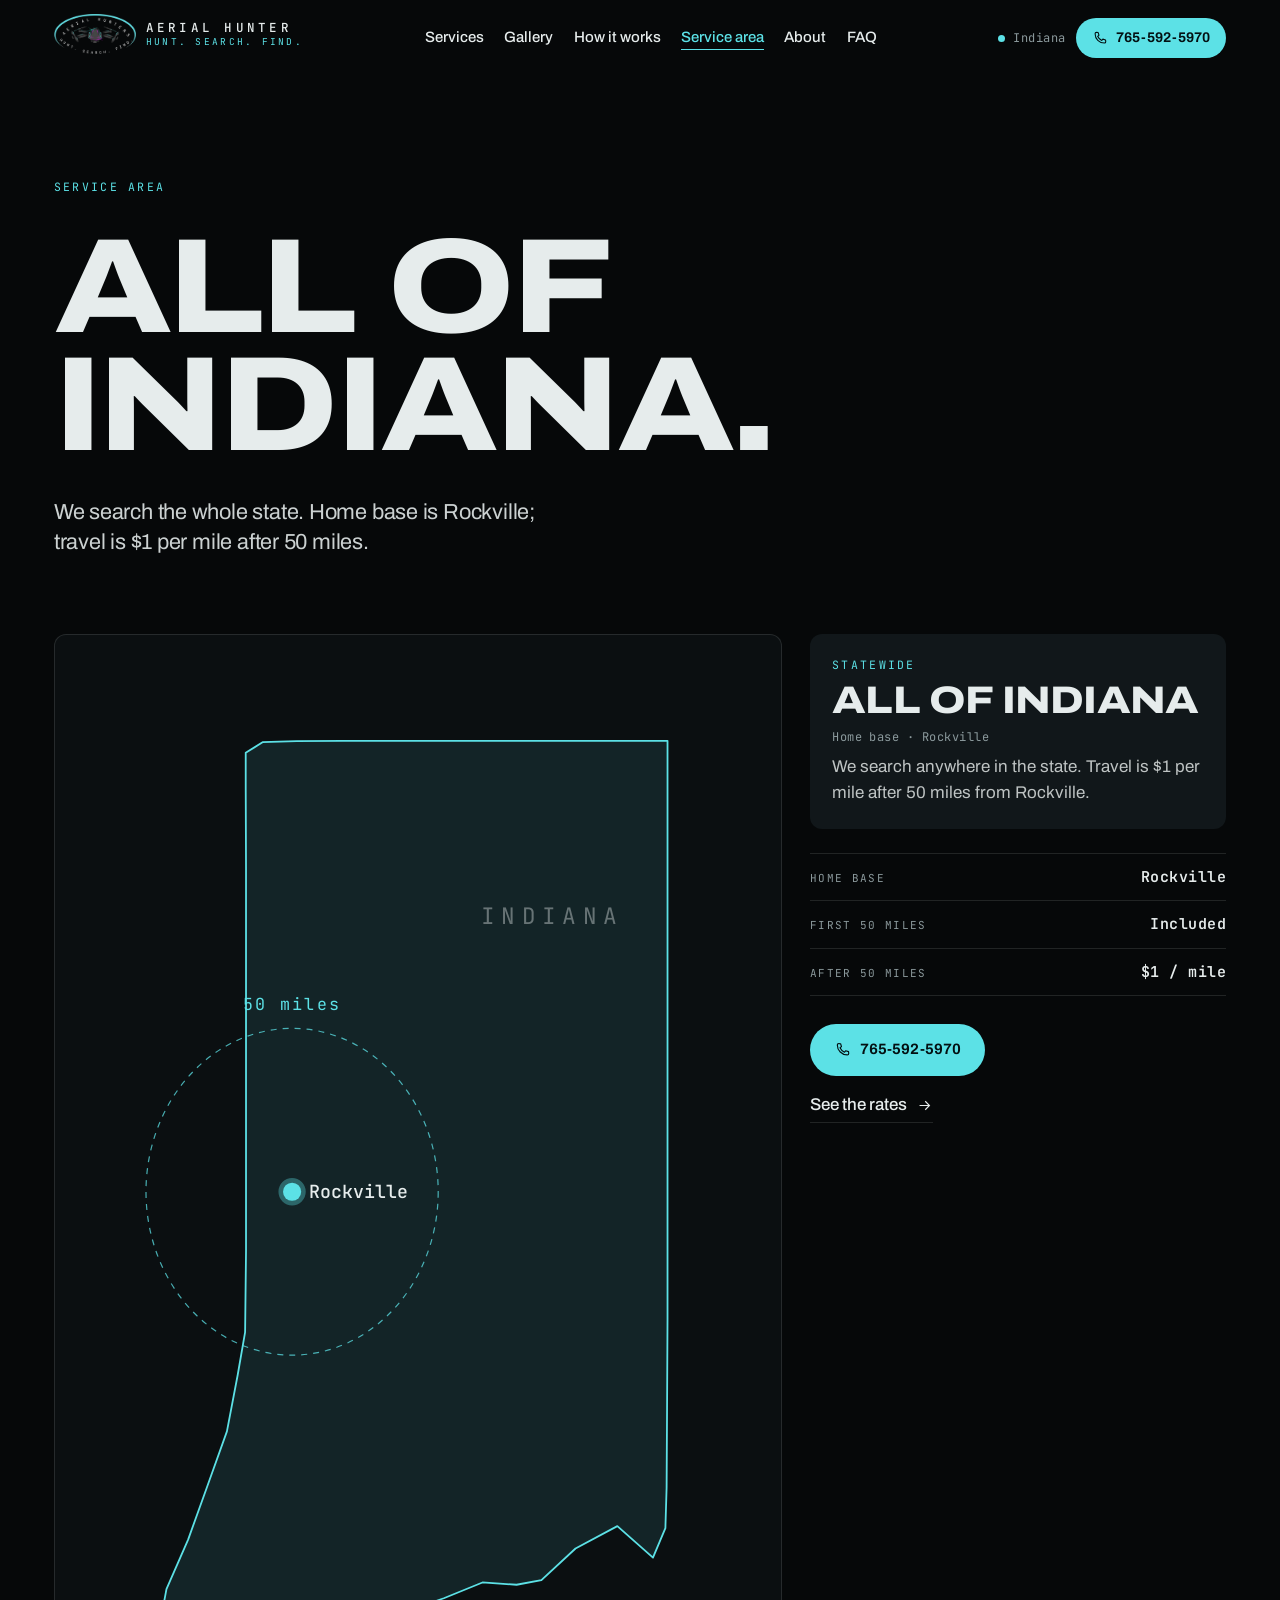
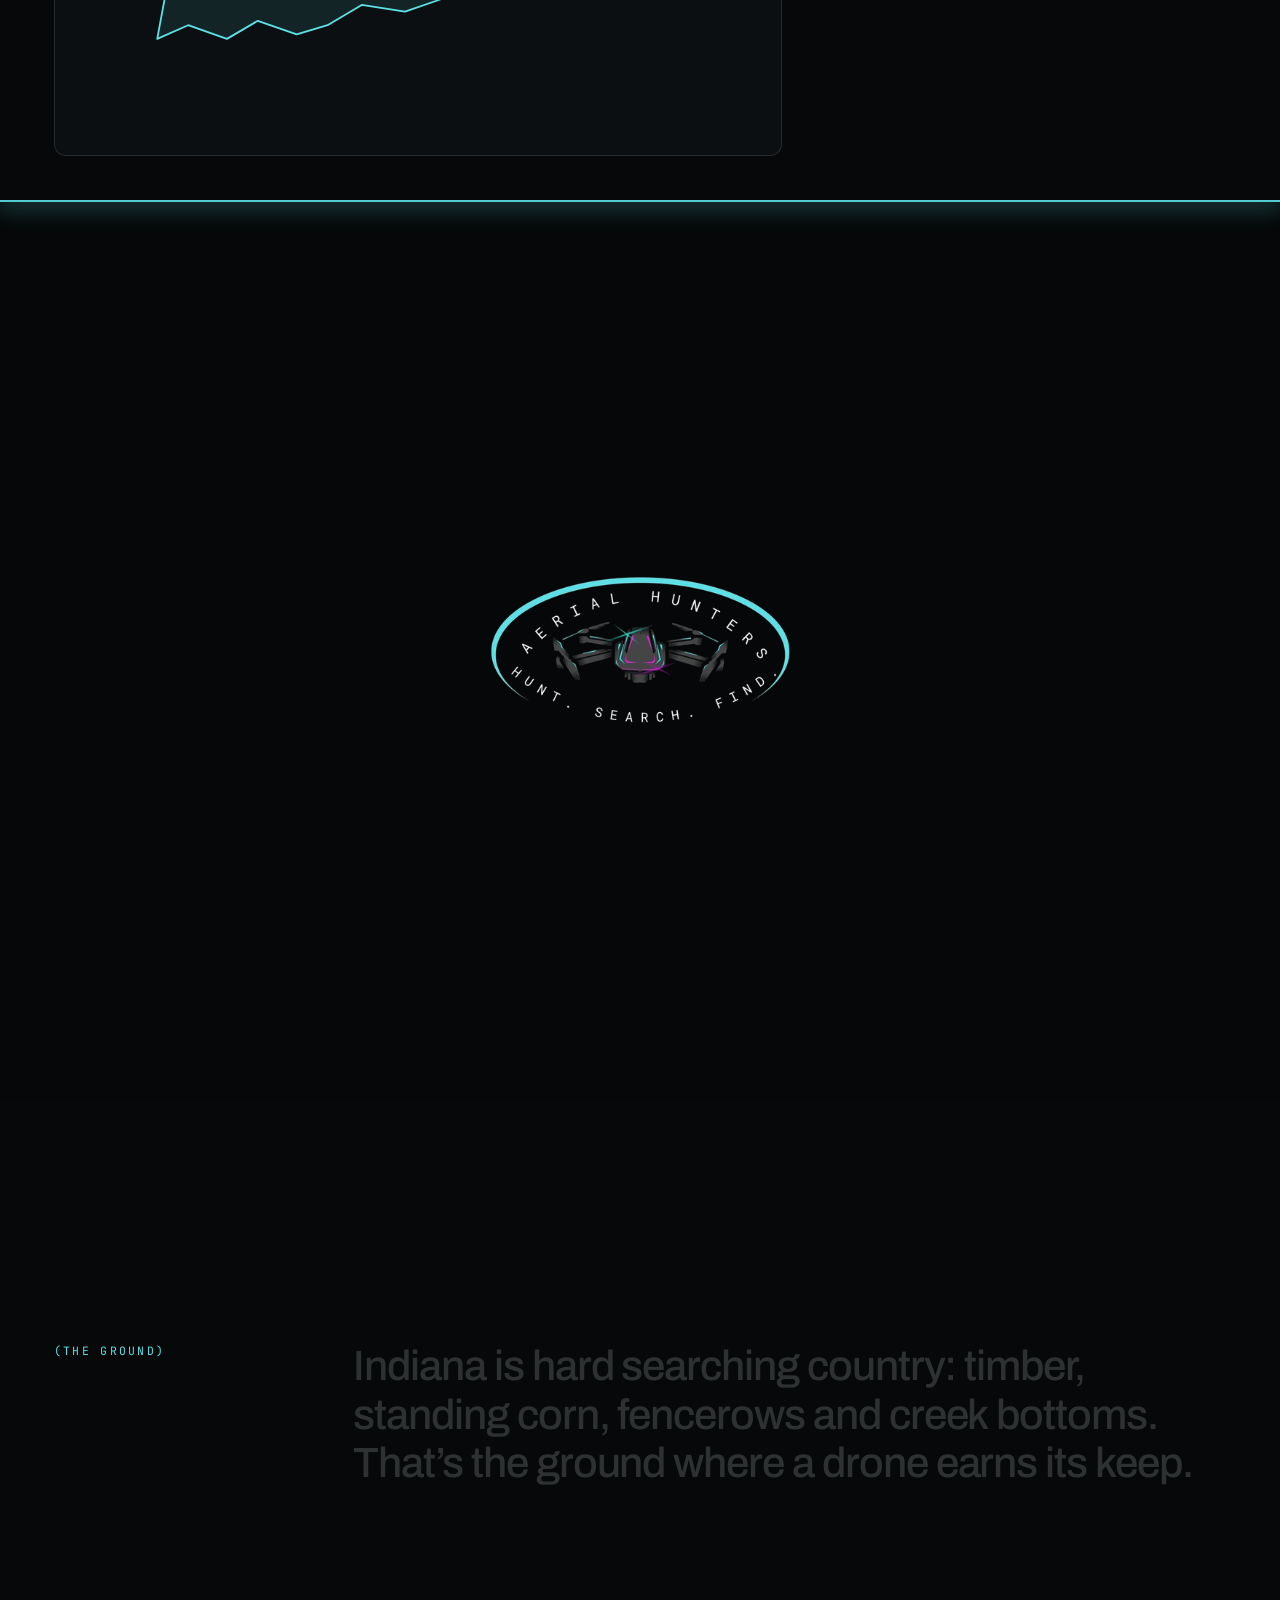
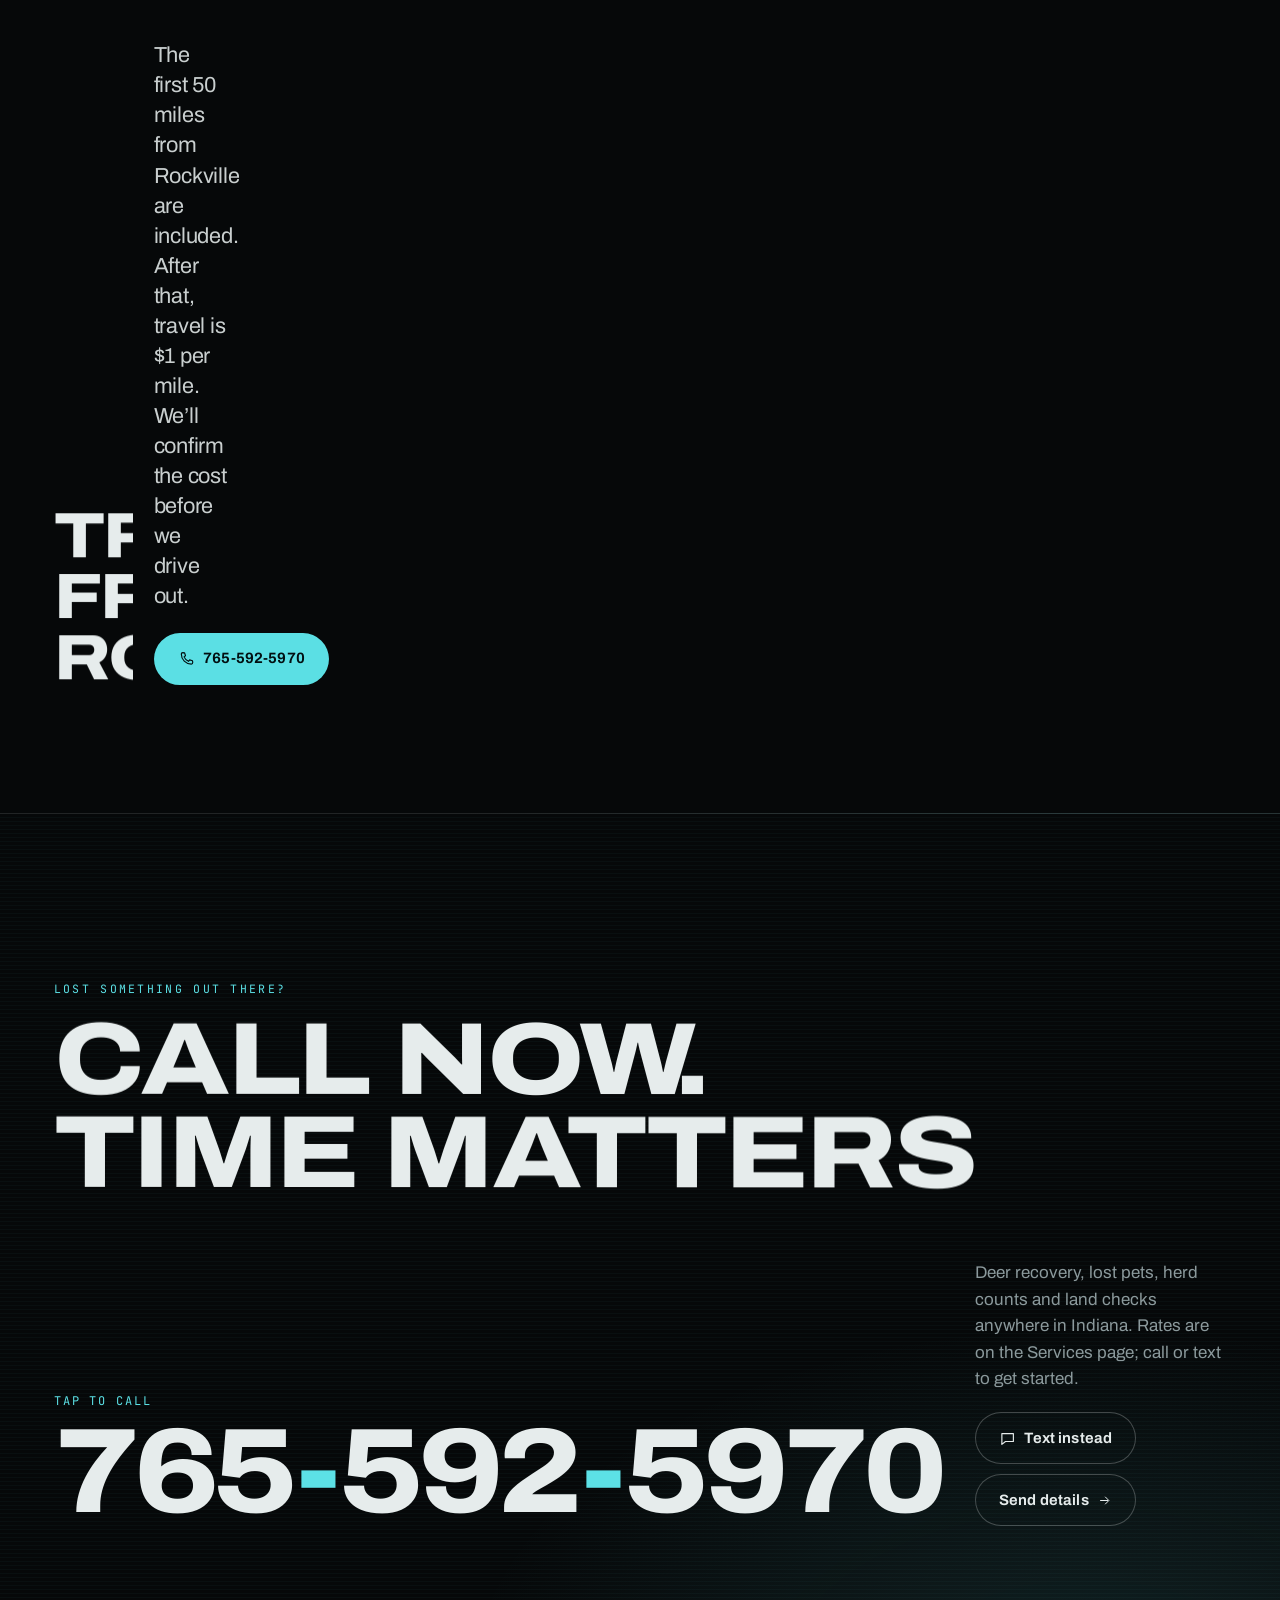
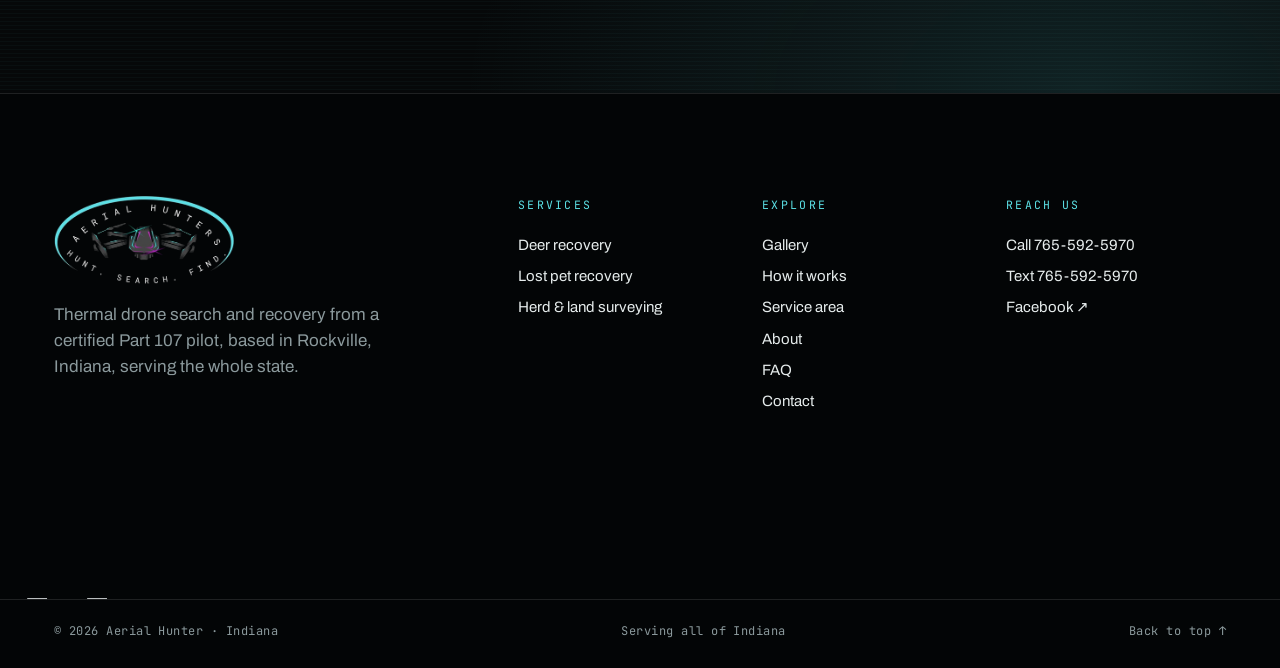
<file: service-area/index.html>
<!doctype html>
<html lang="en" class="no-js">
<head>
<meta charset="utf-8">
<meta name="viewport" content="width=device-width, initial-scale=1, viewport-fit=cover">
<title>Service area · Aerial Hunter</title>
<meta name="description" content="Aerial Hunter serves all of Indiana. Home base is Rockville; travel is $1 per mile after 50 miles.">
<meta name="theme-color" content="#060809">
<meta property="og:title" content="Service area · Aerial Hunter">
<meta property="og:description" content="Aerial Hunter serves all of Indiana. Home base is Rockville; travel is $1 per mile after 50 miles.">
<meta property="og:image" content="https://justuseflint.github.io/aerial-hunter/assets/img/og.jpg">
<meta name="format-detection" content="telephone=no">
<link rel="icon" href="../assets/img/favicon.png" type="image/png">
<link rel="apple-touch-icon" href="../assets/img/logo-square.png">
<link rel="preconnect" href="https://fonts.googleapis.com"><link rel="preconnect" href="https://fonts.gstatic.com" crossorigin>
<link rel="stylesheet" href="https://fonts.googleapis.com/css2?family=Archivo:wdth,wght@62..125,300..900&family=JetBrains+Mono:wght@400;500&display=swap">
<link rel="stylesheet" href="../assets/css/site.css?v=480">
<script type="application/ld+json">{"@context":"https://schema.org","@type":"LocalBusiness","name":"Aerial Hunter","slogan":"Hunt. Search. Find.","telephone":"+1-765-592-5970","areaServed":{"@type":"State","name":"Indiana"},"sameAs":["https://www.facebook.com/people/Aerial-Hunter/61583336984487/"],"description":"Thermal drone deer recovery, lost pet recovery and herd and land surveying."}</script>
<script>(function(d,w){var h=d.documentElement;h.className=h.className.replace('no-js','js');var rm=w.matchMedia&&w.matchMedia('(prefers-reduced-motion: reduce)').matches;if(!rm){h.classList.add('motion');try{if(sessionStorage.getItem('ah-pt')==='1')h.classList.add('pt-in')}catch(e){}}else{h.classList.add('no-motion')}setTimeout(function(){if(!w.__ahReady){h.classList.remove('motion','pt-in');h.classList.add('no-motion')}},4000)})(document,window)</script>
</head>
<body class="p-area" id="top">
<div class="pt" aria-hidden="true"><div class="pt-in-wm"><img src="../assets/img/logo-sm.png" alt="" width="412" height="202"></div><span class="pt-scan"></span></div>
<a class="skip" href="#main">Skip to content</a>
<header class="hdr" data-hdr>
  <div class="hdr-in">
    <a class="hdr-logo" href="../" aria-label="Aerial Hunter home"><span class="logo "><img src="../assets/img/logo-sm.png" alt="" width="412" height="202"><span class="logo-t"><b>Aerial Hunter</b><i>Hunt. Search. Find.</i></span></span></a>
    <nav class="hdr-nav" aria-label="Primary"><a href="../services/" class="ul">Services</a><a href="../gallery/" class="ul">Gallery</a><a href="../how-it-works/" class="ul">How it works</a><a href="../service-area/" aria-current="page" class="ul">Service area</a><a href="../about/" class="ul">About</a><a href="../faq/" class="ul">FAQ</a></nav>
    <div class="hdr-r">
      <span class="hdr-status mono"><i></i>Indiana</span>
      <a class="btn btn-sm hdr-cta" href="tel:+17655925970" data-magnetic><span><svg class="ico" viewBox="0 0 24 24" aria-hidden="true"><path d="M6.6 3.5l2.6.3 1.2 4-2 1.6a12 12 0 006.2 6.2l1.6-2 4 1.2.3 2.6c0 1-.9 2-2 2C10.8 19.4 4.6 13.2 4.6 5.5c0-1.1 1-2 2-2z" fill="none" stroke="currentColor" stroke-width="1.6" stroke-linejoin="round"/></svg>765-592-5970</span></a>
      <a class="hdr-callm" href="tel:+17655925970" aria-label="Call 765-592-5970"><svg class="ico" viewBox="0 0 24 24" aria-hidden="true"><path d="M6.6 3.5l2.6.3 1.2 4-2 1.6a12 12 0 006.2 6.2l1.6-2 4 1.2.3 2.6c0 1-.9 2-2 2C10.8 19.4 4.6 13.2 4.6 5.5c0-1.1 1-2 2-2z" fill="none" stroke="currentColor" stroke-width="1.6" stroke-linejoin="round"/></svg></a>
      <button class="menu-btn" type="button" aria-expanded="false" aria-controls="menu" data-menu-btn><span class="mb-t"><span>Menu</span><span>Close</span></span><span class="mb-i"><i></i><i></i></span></button>
    </div>
  </div>
</header>
<div class="menu" id="menu" data-menu aria-hidden="true">
  <nav class="menu-nav" aria-label="Mobile"><a href="../"><span class="mn-t">Home</span></a><a href="../services/"><span class="mn-t">Services</span></a><a href="../gallery/"><span class="mn-t">Gallery</span></a><a href="../how-it-works/"><span class="mn-t">How it works</span></a><a href="../service-area/"><span class="mn-t">Service area</span></a><a href="../about/"><span class="mn-t">About</span></a><a href="../faq/"><span class="mn-t">FAQ</span></a><a href="../contact/"><span class="mn-t">Contact</span></a></nav>
  <div class="menu-foot">
    <a class="menu-call" href="tel:+17655925970"><svg class="ico" viewBox="0 0 24 24" aria-hidden="true"><path d="M6.6 3.5l2.6.3 1.2 4-2 1.6a12 12 0 006.2 6.2l1.6-2 4 1.2.3 2.6c0 1-.9 2-2 2C10.8 19.4 4.6 13.2 4.6 5.5c0-1.1 1-2 2-2z" fill="none" stroke="currentColor" stroke-width="1.6" stroke-linejoin="round"/></svg><span><span class="eyebrow">Call or text</span>765-592-5970</span></a>
    <a class="ul mono" href="https://www.facebook.com/people/Aerial-Hunter/61583336984487/" target="_blank" rel="noopener">Facebook ↗</a>
  </div>
</div>
<main id="main">

<section class="phero wrap">
  <p class="eyebrow" data-fade>Service area</p>
  <h1 class="h-xxl" data-split="hero">All of Indiana.</h1>
  <p class="lead phero-lede" data-fade>We search the whole state. Home base is Rockville; travel is $1 per mile after 50 miles.</p>
</section>
<section class="area wrap" aria-label="Map of the service area"><div class="map-wrap">
    <div class="map-fig"><svg class="map in-map" viewBox="0 0 440 700" role="img" aria-label="Stylized map of Indiana. Aerial Hunter is based in Rockville and searches the whole state. A dashed ring marks 50 miles from Rockville, after which travel is $1 per mile.">
  <path class="in-p" d="M106.7,58.6L117.8,51.6L140.3,50.9L170.9,50.7L211.8,50.7L262.9,50.7L314.0,50.7L365.2,50.7L385.0,50.7L385.0,134.2L385.0,208.6L385.0,283.0L385.0,357.4L385.0,431.8L384.7,491.4L384.4,543.5L383.6,570.2L375.4,589.6L351.9,568.8L324.3,583.6L301.8,604.5L285.4,607.5L262.9,606.0L237.4,616.4L211.8,625.3L183.2,620.8L160.7,634.2L140.3,640.2L114.7,631.3L94.3,643.2L68.7,634.2L48.3,643.2L54.4,610.4L68.7,577.7L81.0,543.5L94.3,506.3L101.4,469.1L106.3,440.8L106.9,387.2L106.9,327.7L106.9,268.2L106.9,201.2L106.9,134.2L106.7,82.1Z" pathLength="1"/>
  <ellipse class="in-ring" cx="137.3" cy="348.2" rx="96.4" ry="107.8" fill="none"/>
  <text class="in-ring-l" x="137.3" y="228.4">50 miles</text>
  <g class="twn twn-b in-pin">
    <circle cx="137.3" cy="348.2" r="6"/>
    <text x="148.3" y="352.2">Rockville</text>
  </g>
  <text class="in-name" x="308.9" y="171.4">INDIANA</text>
</svg></div>
    <div class="map-side">
      <div class="map-info">
        <p class="eyebrow">Statewide</p>
        <h3 class="mi-h">All of Indiana</h3>
        <p class="mi-s mono">Home base · Rockville</p>
        <p class="mi-p">We search anywhere in the state. Travel is $1 per mile after 50 miles from Rockville.</p>
      </div>
      <dl class="travel-facts mono">
        <div><dt>Home base</dt><dd>Rockville</dd></div>
        <div><dt>First 50 miles</dt><dd>Included</dd></div>
        <div><dt>After 50 miles</dt><dd>$1 / mile</dd></div>
      </dl>
      <div class="map-cta"><a class="btn btn-call " href="tel:+17655925970" data-magnetic data-cursor="Call"><span><svg class="ico" viewBox="0 0 24 24" aria-hidden="true"><path d="M6.6 3.5l2.6.3 1.2 4-2 1.6a12 12 0 006.2 6.2l1.6-2 4 1.2.3 2.6c0 1-.9 2-2 2C10.8 19.4 4.6 13.2 4.6 5.5c0-1.1 1-2 2-2z" fill="none" stroke="currentColor" stroke-width="1.6" stroke-linejoin="round"/></svg>765-592-5970</span></a><a class="link-arrow" href="../services/#pricing">See the rates <svg class="arr" viewBox="0 0 24 24" aria-hidden="true"><path d="M5 12h13M13 6l6 6-6 6" fill="none" stroke="currentColor" stroke-width="1.6"/></svg></a></div>
    </div>
  </div></section>

<section class="csh-window" data-window aria-label="Home base, Parke County"><div class="cw-in"><img src="../assets/img/covered-bridge.webp" alt="Aerial view of a red covered bridge over a creek among autumn trees" width="1280" height="720" loading="lazy" decoding="async"><div class="cw-cap wrap"><p class="mono">Home base. Parke County, Indiana</p><p class="cw-t">Covered Bridge Capital of the World.</p></div></div></section>

<section class="statement wrap grid">
  <p class="eyebrow st-eb" data-fade>(The ground)</p>
  <div class="st-body">
    <p class="focus" data-focus>Indiana is hard searching country: timber, standing corn, fencerows and creek bottoms. That’s the ground where a drone earns its keep.</p>
  </div>
</section>

<section class="travel-band wrap grid">
  <h2 class="h-l" data-split>Travel from Rockville.</h2>
  <div data-fade>
    <p class="lead">The first 50 miles from Rockville are included. After that, travel is $1 per mile. We’ll confirm the cost before we drive out.</p>
    <a class="btn btn-call " href="tel:+17655925970" data-magnetic data-cursor="Call"><span><svg class="ico" viewBox="0 0 24 24" aria-hidden="true"><path d="M6.6 3.5l2.6.3 1.2 4-2 1.6a12 12 0 006.2 6.2l1.6-2 4 1.2.3 2.6c0 1-.9 2-2 2C10.8 19.4 4.6 13.2 4.6 5.5c0-1.1 1-2 2-2z" fill="none" stroke="currentColor" stroke-width="1.6" stroke-linejoin="round"/></svg>765-592-5970</span></a>
  </div>
</section>
</main>
<section class="cta-band" aria-labelledby="cta-h">
  <div class="cta-scan" aria-hidden="true"></div>
  <div class="wrap cta-in">
    <p class="eyebrow">Lost something out there?</p>
    <h2 id="cta-h" class="h-xl cta-h" data-split>Call now. Time&nbsp;matters.</h2>
    <div class="cta-row">
      <a class="cta-phone" href="tel:+17655925970" data-cursor="Call"><span class="mono">Tap to call</span><span class="cta-num">765<i>-</i>592<i>-</i>5970</span></a>
      <div class="cta-side">
        <p>Deer recovery, lost pets, herd counts and land checks anywhere in Indiana. Rates are on the Services page; call or text to get started.</p>
        <div class="cta-btns"><a class="btn btn-ghost" href="sms:+17655925970"><span><svg class="ico" viewBox="0 0 24 24" aria-hidden="true"><path d="M4 5h16v11H9l-5 4z" fill="none" stroke="currentColor" stroke-width="1.6" stroke-linejoin="round"/></svg>Text instead</span></a><a class="btn btn-ghost" href="../contact/"><span>Send details <svg class="arr" viewBox="0 0 24 24" aria-hidden="true"><path d="M5 12h13M13 6l6 6-6 6" fill="none" stroke="currentColor" stroke-width="1.6"/></svg></span></a></div>
      </div>
    </div>
  </div>
</section>
<footer class="ftr">
  <div class="wrap">
    <div class="ftr-grid">
      <div class="ftr-col ftr-brand">
        <img src="../assets/img/logo-sm.png" alt="Aerial Hunters logo: Hunt. Search. Find." width="412" height="202" loading="lazy" class="ftr-logo">
        <p class="ftr-copy">Thermal drone search and recovery from a certified Part 107 pilot, based in Rockville, Indiana, serving the whole state.</p>
      </div>
      <div class="ftr-col">
        <p class="eyebrow">Services</p>
        <ul class="ftr-links"><li><a class="ul" href="../services/deer-recovery/">Deer recovery</a></li><li><a class="ul" href="../services/lost-pet-recovery/">Lost pet recovery</a></li><li><a class="ul" href="../services/herd-land-surveying/">Herd & land surveying</a></li></ul>
      </div>
      <div class="ftr-col">
        <p class="eyebrow">Explore</p>
        <ul class="ftr-links"><li><a class="ul" href="../gallery/">Gallery</a></li><li><a class="ul" href="../how-it-works/">How it works</a></li><li><a class="ul" href="../service-area/">Service area</a></li><li><a class="ul" href="../about/">About</a></li><li><a class="ul" href="../faq/">FAQ</a></li><li><a class="ul" href="../contact/">Contact</a></li></ul>
      </div>
      <div class="ftr-col">
        <p class="eyebrow">Reach us</p>
        <ul class="ftr-links">
          <li><a class="ul" href="tel:+17655925970">Call 765-592-5970</a></li>
          <li><a class="ul" href="sms:+17655925970">Text 765-592-5970</a></li>
          <li><a class="ul" href="https://www.facebook.com/people/Aerial-Hunter/61583336984487/" target="_blank" rel="noopener">Facebook ↗</a></li>
        </ul>
      </div>
    </div>
  </div>
  <div class="ftr-wm" data-wm aria-hidden="true"><span>H</span><span>U</span><span>N</span><span>T</span><span class="dot">.</span><span>S</span><span>E</span><span>A</span><span>R</span><span>C</span><span>H</span><span class="dot">.</span><span>F</span><span>I</span><span>N</span><span>D</span><span class="dot">.</span></div>
  <div class="wrap ftr-base mono">
    <span>© 2026 Aerial Hunter · Indiana</span>
    <span>Serving all of Indiana</span>
    <a href="#top" class="ul">Back to top ↑</a>
  </div>
</footer>
<nav class="callbar" aria-label="Quick contact">
  <a class="cb-call" href="tel:+17655925970"><svg class="ico" viewBox="0 0 24 24" aria-hidden="true"><path d="M6.6 3.5l2.6.3 1.2 4-2 1.6a12 12 0 006.2 6.2l1.6-2 4 1.2.3 2.6c0 1-.9 2-2 2C10.8 19.4 4.6 13.2 4.6 5.5c0-1.1 1-2 2-2z" fill="none" stroke="currentColor" stroke-width="1.6" stroke-linejoin="round"/></svg><span>Call 765-592-5970</span></a>
  <a class="cb-sms" href="sms:+17655925970" aria-label="Text 765-592-5970"><svg class="ico" viewBox="0 0 24 24" aria-hidden="true"><path d="M4 5h16v11H9l-5 4z" fill="none" stroke="currentColor" stroke-width="1.6" stroke-linejoin="round"/></svg><span>Text</span></a>
</nav>
<div class="cursor" aria-hidden="true"><i></i><i></i><i></i><i></i><span class="cursor-t"></span></div>
<script src="../assets/vendor/gsap.min.js" defer></script>
<script src="../assets/vendor/ScrollTrigger.min.js" defer></script>
<script src="../assets/vendor/lenis.min.js" defer></script>
<script src="../assets/js/site.js?v=480" defer></script>

</body>
</html>
</file>
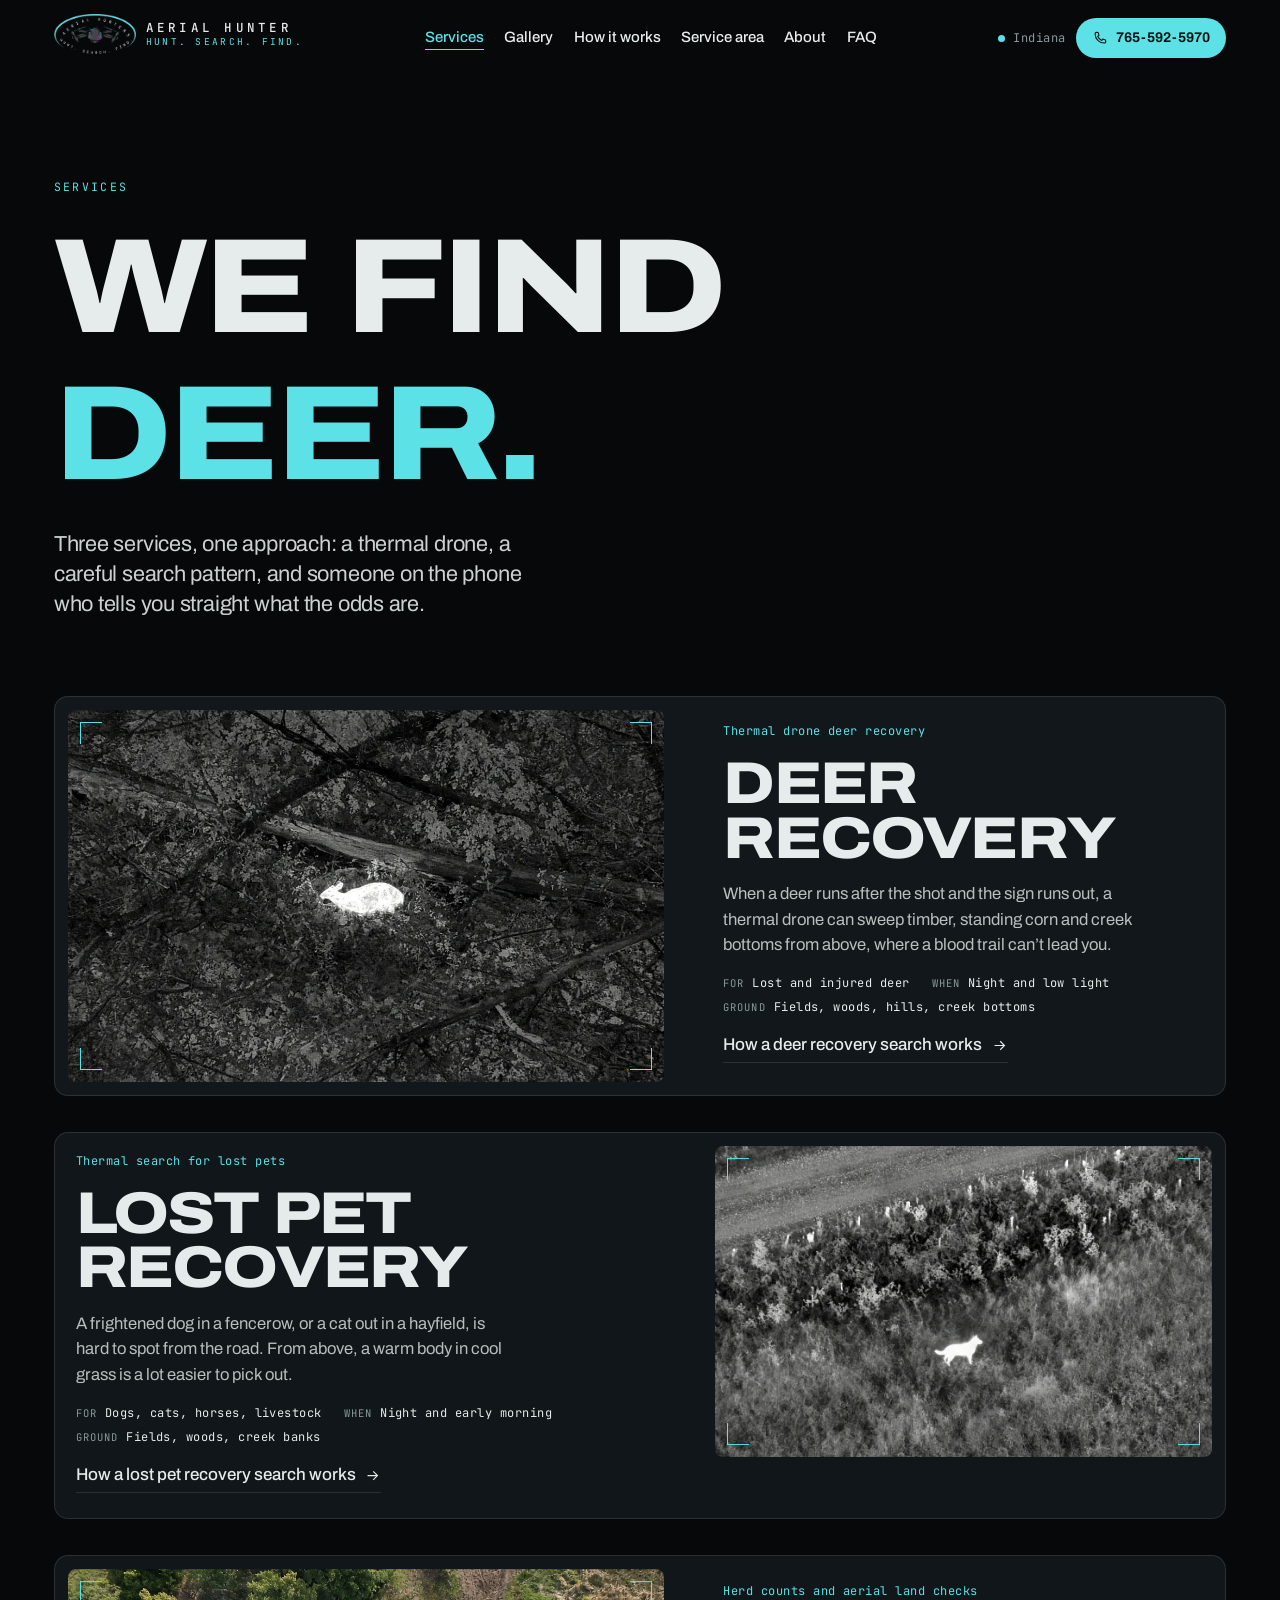
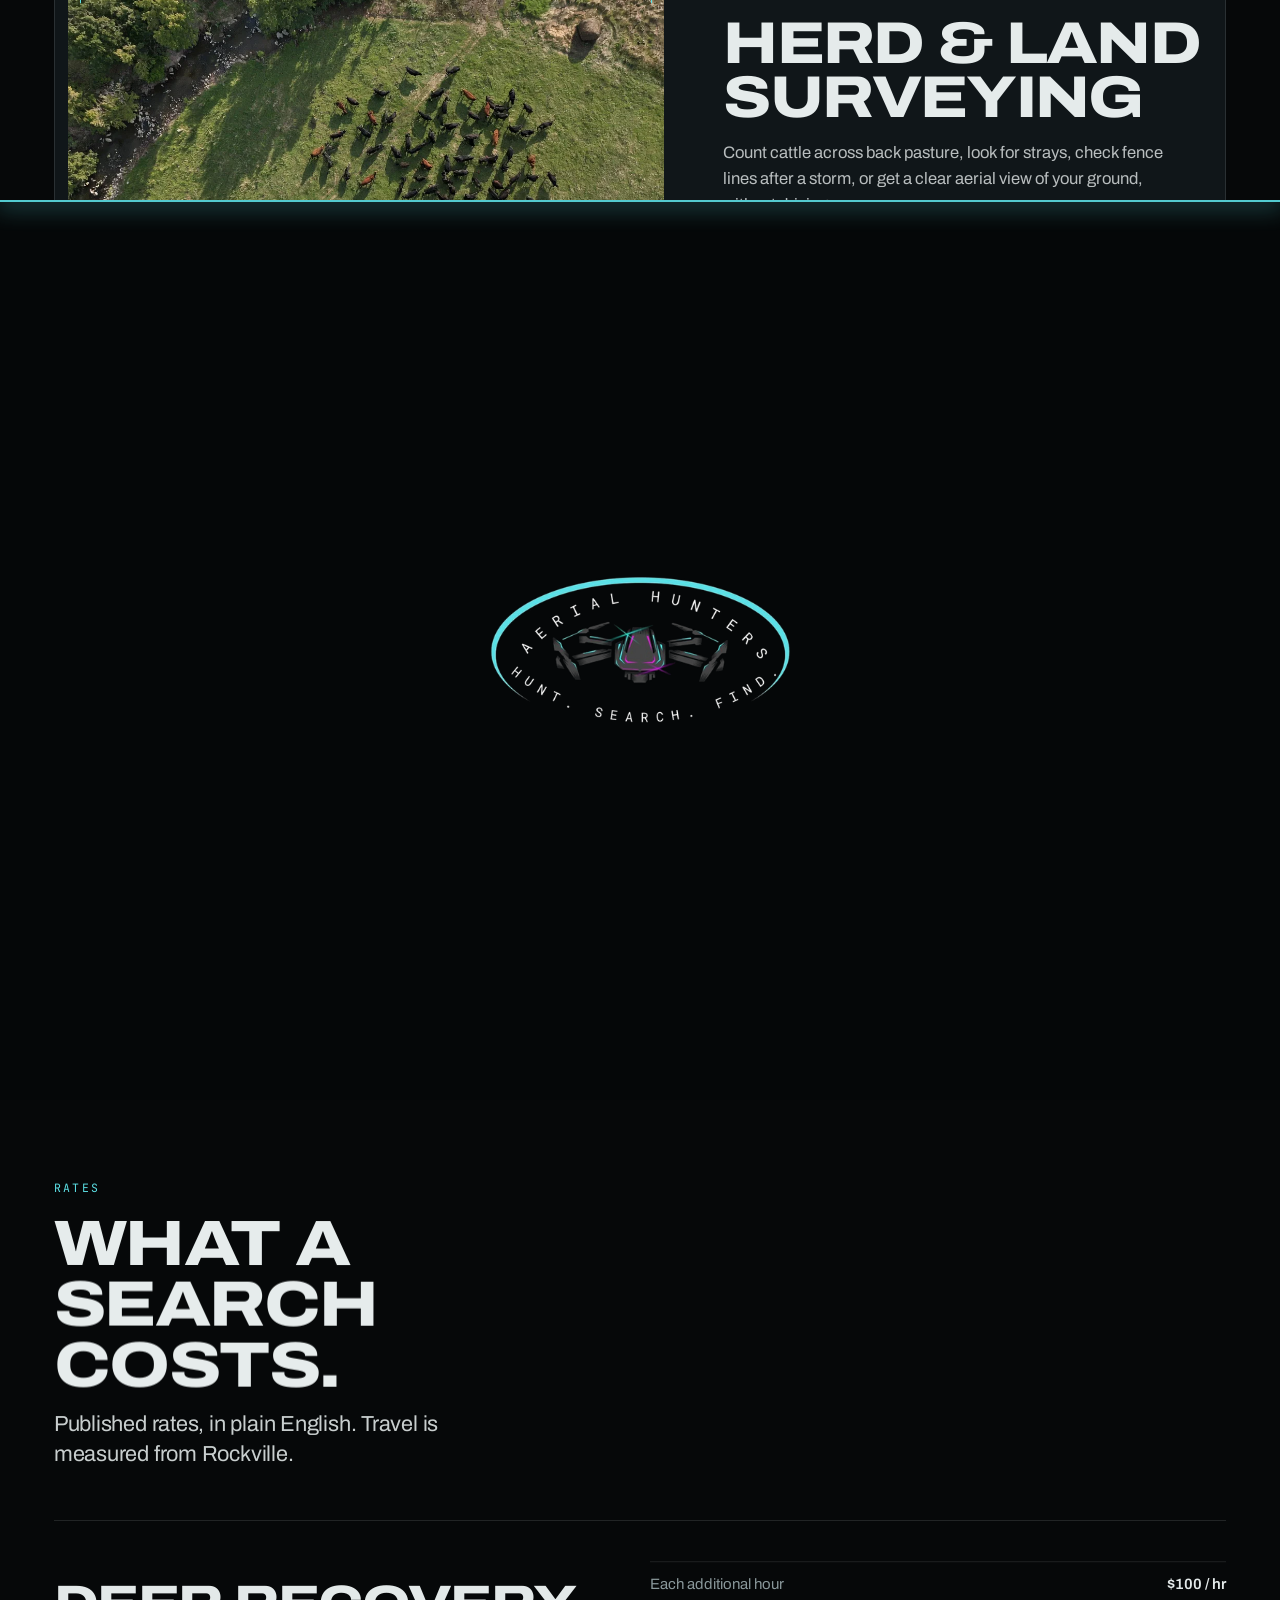
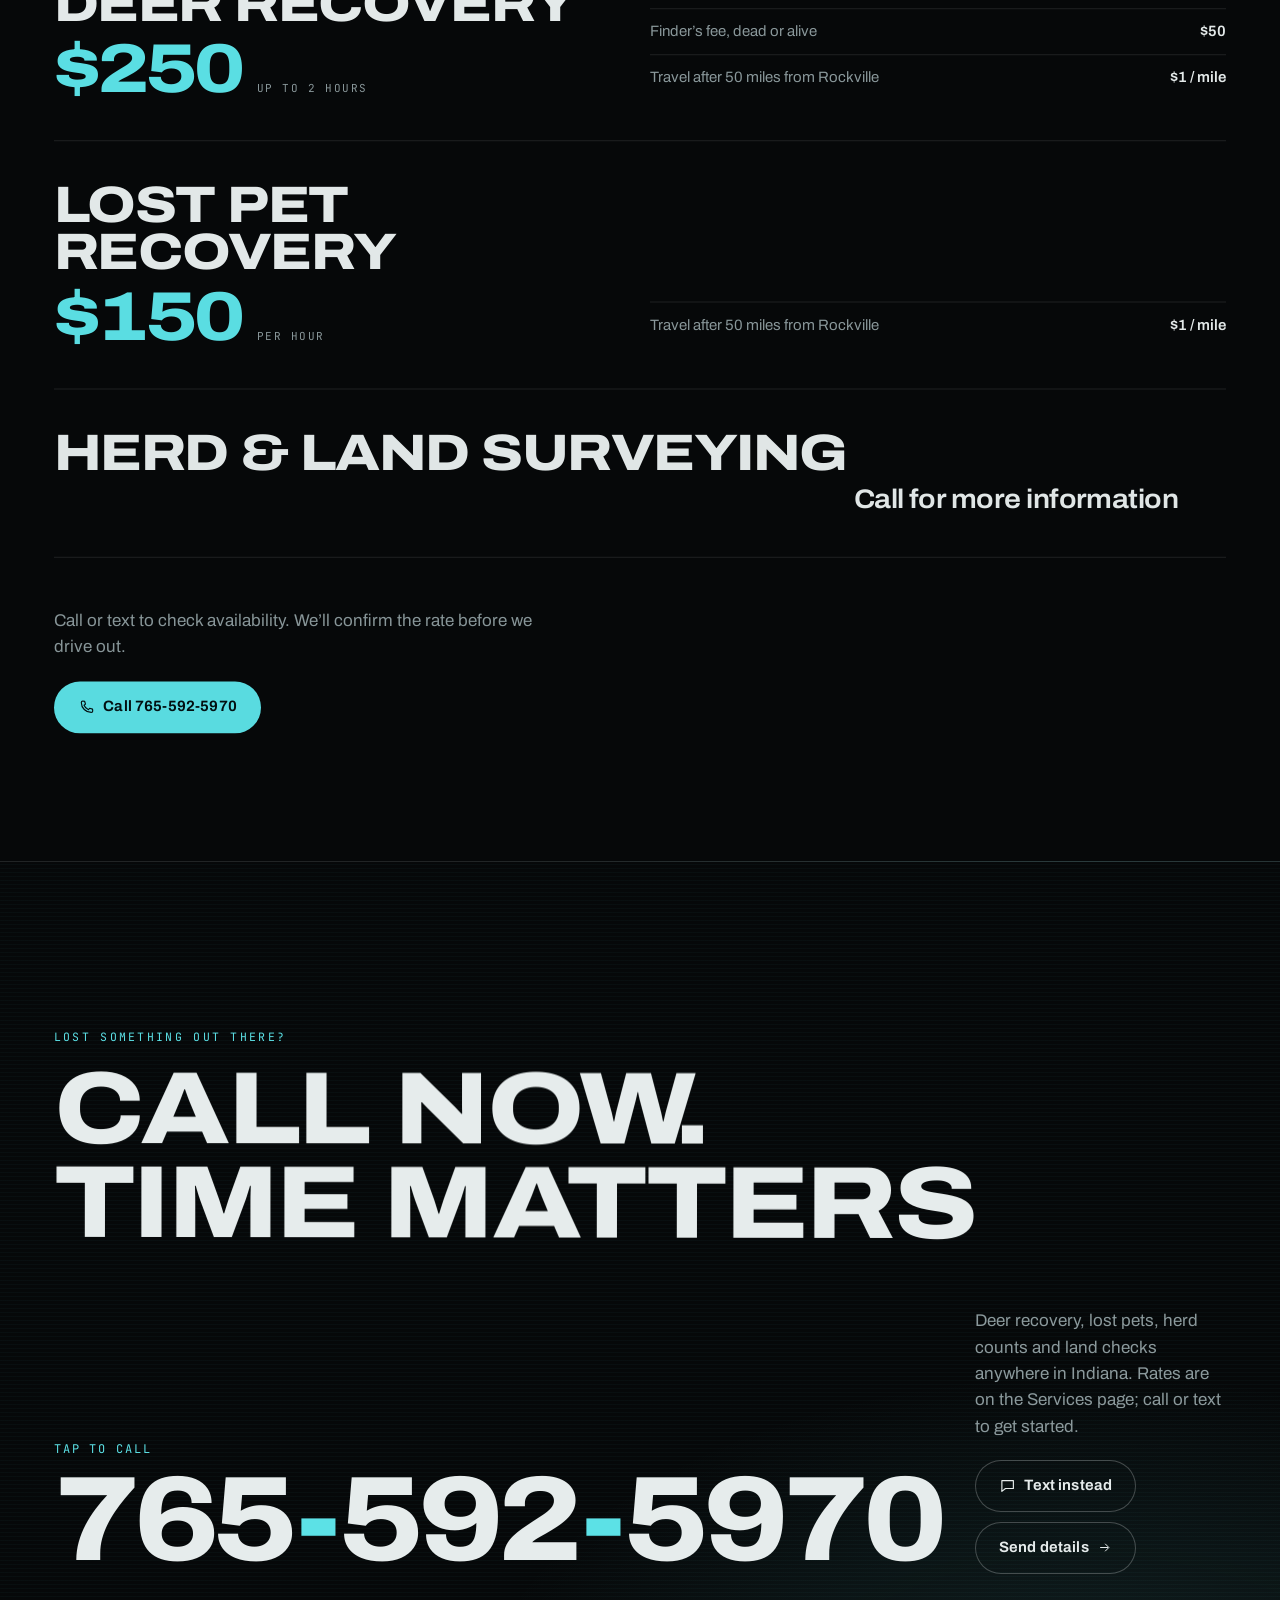
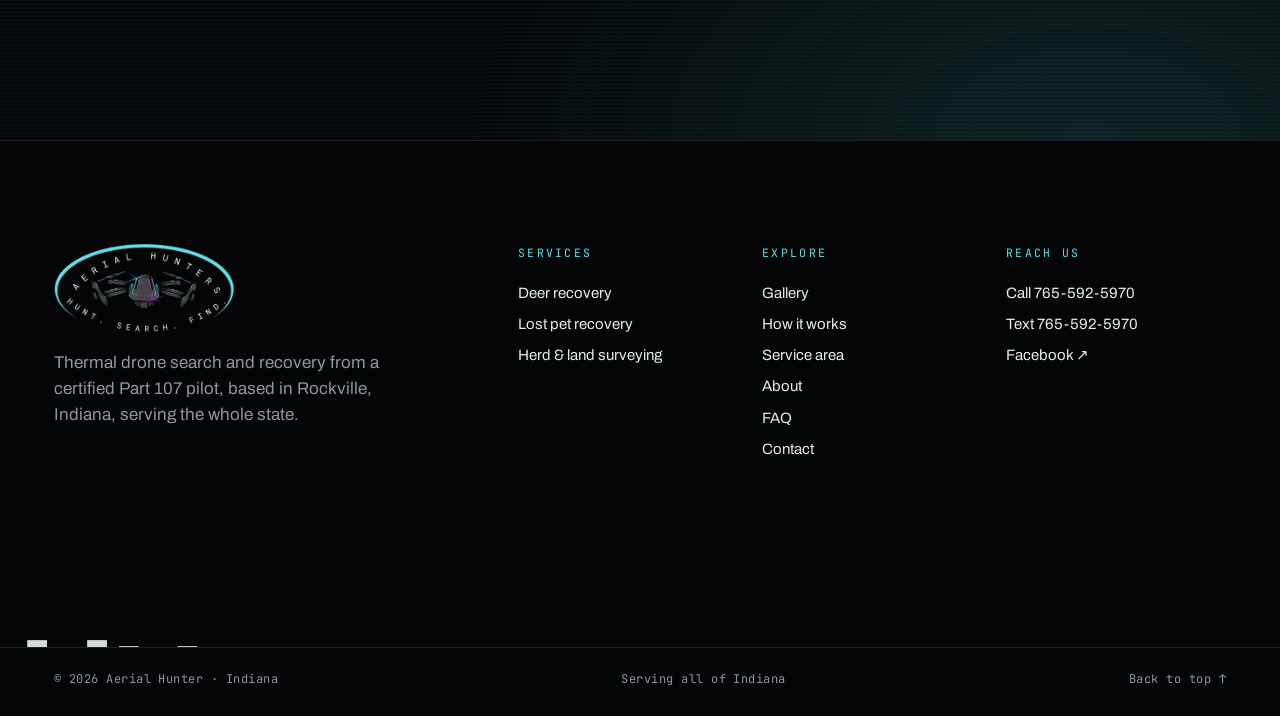
<file: services/index.html>
<!doctype html>
<html lang="en" class="no-js">
<head>
<meta charset="utf-8">
<meta name="viewport" content="width=device-width, initial-scale=1, viewport-fit=cover">
<title>Services · Aerial Hunter</title>
<meta name="description" content="Thermal drone deer recovery, lost pet recovery and herd &amp; land surveying anywhere in Indiana.">
<meta name="theme-color" content="#060809">
<meta property="og:title" content="Services · Aerial Hunter">
<meta property="og:description" content="Thermal drone deer recovery, lost pet recovery and herd &amp; land surveying anywhere in Indiana.">
<meta property="og:image" content="https://justuseflint.github.io/aerial-hunter/assets/img/og.jpg">
<meta name="format-detection" content="telephone=no">
<link rel="icon" href="../assets/img/favicon.png" type="image/png">
<link rel="apple-touch-icon" href="../assets/img/logo-square.png">
<link rel="preconnect" href="https://fonts.googleapis.com"><link rel="preconnect" href="https://fonts.gstatic.com" crossorigin>
<link rel="stylesheet" href="https://fonts.googleapis.com/css2?family=Archivo:wdth,wght@62..125,300..900&family=JetBrains+Mono:wght@400;500&display=swap">
<link rel="stylesheet" href="../assets/css/site.css?v=480">
<script type="application/ld+json">{"@context":"https://schema.org","@type":"LocalBusiness","name":"Aerial Hunter","slogan":"Hunt. Search. Find.","telephone":"+1-765-592-5970","areaServed":{"@type":"State","name":"Indiana"},"sameAs":["https://www.facebook.com/people/Aerial-Hunter/61583336984487/"],"description":"Thermal drone deer recovery, lost pet recovery and herd and land surveying."}</script>
<script>(function(d,w){var h=d.documentElement;h.className=h.className.replace('no-js','js');var rm=w.matchMedia&&w.matchMedia('(prefers-reduced-motion: reduce)').matches;if(!rm){h.classList.add('motion');try{if(sessionStorage.getItem('ah-pt')==='1')h.classList.add('pt-in')}catch(e){}}else{h.classList.add('no-motion')}setTimeout(function(){if(!w.__ahReady){h.classList.remove('motion','pt-in');h.classList.add('no-motion')}},4000)})(document,window)</script>
</head>
<body class="p-services" id="top">
<div class="pt" aria-hidden="true"><div class="pt-in-wm"><img src="../assets/img/logo-sm.png" alt="" width="412" height="202"></div><span class="pt-scan"></span></div>
<a class="skip" href="#main">Skip to content</a>
<header class="hdr" data-hdr>
  <div class="hdr-in">
    <a class="hdr-logo" href="../" aria-label="Aerial Hunter home"><span class="logo "><img src="../assets/img/logo-sm.png" alt="" width="412" height="202"><span class="logo-t"><b>Aerial Hunter</b><i>Hunt. Search. Find.</i></span></span></a>
    <nav class="hdr-nav" aria-label="Primary"><a href="../services/" aria-current="page" class="ul">Services</a><a href="../gallery/" class="ul">Gallery</a><a href="../how-it-works/" class="ul">How it works</a><a href="../service-area/" class="ul">Service area</a><a href="../about/" class="ul">About</a><a href="../faq/" class="ul">FAQ</a></nav>
    <div class="hdr-r">
      <span class="hdr-status mono"><i></i>Indiana</span>
      <a class="btn btn-sm hdr-cta" href="tel:+17655925970" data-magnetic><span><svg class="ico" viewBox="0 0 24 24" aria-hidden="true"><path d="M6.6 3.5l2.6.3 1.2 4-2 1.6a12 12 0 006.2 6.2l1.6-2 4 1.2.3 2.6c0 1-.9 2-2 2C10.8 19.4 4.6 13.2 4.6 5.5c0-1.1 1-2 2-2z" fill="none" stroke="currentColor" stroke-width="1.6" stroke-linejoin="round"/></svg>765-592-5970</span></a>
      <a class="hdr-callm" href="tel:+17655925970" aria-label="Call 765-592-5970"><svg class="ico" viewBox="0 0 24 24" aria-hidden="true"><path d="M6.6 3.5l2.6.3 1.2 4-2 1.6a12 12 0 006.2 6.2l1.6-2 4 1.2.3 2.6c0 1-.9 2-2 2C10.8 19.4 4.6 13.2 4.6 5.5c0-1.1 1-2 2-2z" fill="none" stroke="currentColor" stroke-width="1.6" stroke-linejoin="round"/></svg></a>
      <button class="menu-btn" type="button" aria-expanded="false" aria-controls="menu" data-menu-btn><span class="mb-t"><span>Menu</span><span>Close</span></span><span class="mb-i"><i></i><i></i></span></button>
    </div>
  </div>
</header>
<div class="menu" id="menu" data-menu aria-hidden="true">
  <nav class="menu-nav" aria-label="Mobile"><a href="../"><span class="mn-t">Home</span></a><a href="../services/"><span class="mn-t">Services</span></a><a href="../gallery/"><span class="mn-t">Gallery</span></a><a href="../how-it-works/"><span class="mn-t">How it works</span></a><a href="../service-area/"><span class="mn-t">Service area</span></a><a href="../about/"><span class="mn-t">About</span></a><a href="../faq/"><span class="mn-t">FAQ</span></a><a href="../contact/"><span class="mn-t">Contact</span></a></nav>
  <div class="menu-foot">
    <a class="menu-call" href="tel:+17655925970"><svg class="ico" viewBox="0 0 24 24" aria-hidden="true"><path d="M6.6 3.5l2.6.3 1.2 4-2 1.6a12 12 0 006.2 6.2l1.6-2 4 1.2.3 2.6c0 1-.9 2-2 2C10.8 19.4 4.6 13.2 4.6 5.5c0-1.1 1-2 2-2z" fill="none" stroke="currentColor" stroke-width="1.6" stroke-linejoin="round"/></svg><span><span class="eyebrow">Call or text</span>765-592-5970</span></a>
    <a class="ul mono" href="https://www.facebook.com/people/Aerial-Hunter/61583336984487/" target="_blank" rel="noopener">Facebook ↗</a>
  </div>
</div>
<main id="main">

<section class="phero wrap">
  <p class="eyebrow" data-fade>Services</p>
  <h1 class="h-xxl roller-h" data-split="hero">We find</h1>
  <div class="roller h-xxl" data-roller aria-hidden="true"><div class="roller-in"><span>deer.</span><span>dogs.</span><span>cats.</span><span>cattle.</span><span>strays.</span><span>deer.</span></div></div>
  <p class="lead phero-lede" data-fade>Three services, one approach: a thermal drone, a careful search pattern, and someone on the phone who tells you straight what the odds are.</p>
</section>

<section class="svc-acc wrap">
  <article class="svx" data-reveal>
    <a href="deer-recovery/" class="svx-a" data-cursor="Open">
      <span class="svx-m"><img src="../assets/img/thermal-deer.webp" alt="Thermal drone view of a bedded deer glowing white beside a fallen log" width="1280" height="720" loading="lazy" decoding="async"><span class="hc hc-tl"></span><span class="hc hc-tr"></span><span class="hc hc-bl"></span><span class="hc hc-br"></span></span>
      <span class="svx-t">
        <span class="mono svx-n">Thermal drone deer recovery</span>
        <span class="svx-h">Deer Recovery</span>
        <span class="svx-l">When a deer runs after the shot and the sign runs out, a thermal drone can sweep timber, standing corn and creek bottoms from above, where a blood trail can’t lead you.</span>
        <span class="svx-meta mono"><span><i>For</i>Lost and injured deer</span><span><i>When</i>Night and low light</span><span><i>Ground</i>Fields, woods, hills, creek bottoms</span></span>
        <span class="link-arrow">How a deer recovery search works <svg class="arr" viewBox="0 0 24 24" aria-hidden="true"><path d="M5 12h13M13 6l6 6-6 6" fill="none" stroke="currentColor" stroke-width="1.6"/></svg></span>
      </span>
    </a>
  </article><article class="svx" data-reveal>
    <a href="lost-pet-recovery/" class="svx-a" data-cursor="Open">
      <span class="svx-m"><img src="../assets/img/thermal-dog.webp" alt="Thermal drone view of a dog standing in tall grass near a fencerow" width="1152" height="864" loading="lazy" decoding="async"><span class="hc hc-tl"></span><span class="hc hc-tr"></span><span class="hc hc-bl"></span><span class="hc hc-br"></span></span>
      <span class="svx-t">
        <span class="mono svx-n">Thermal search for lost pets</span>
        <span class="svx-h">Lost Pet Recovery</span>
        <span class="svx-l">A frightened dog in a fencerow, or a cat out in a hayfield, is hard to spot from the road. From above, a warm body in cool grass is a lot easier to pick out.</span>
        <span class="svx-meta mono"><span><i>For</i>Dogs, cats, horses, livestock</span><span><i>When</i>Night and early morning</span><span><i>Ground</i>Fields, woods, creek banks</span></span>
        <span class="link-arrow">How a lost pet recovery search works <svg class="arr" viewBox="0 0 24 24" aria-hidden="true"><path d="M5 12h13M13 6l6 6-6 6" fill="none" stroke="currentColor" stroke-width="1.6"/></svg></span>
      </span>
    </a>
  </article><article class="svx" data-reveal>
    <a href="herd-land-surveying/" class="svx-a" data-cursor="Open">
      <span class="svx-m"><img src="../assets/img/cattle-aerial.webp" alt="Aerial view of a herd of beef cattle in a pasture beside a creek" width="1280" height="720" loading="lazy" decoding="async"><span class="hc hc-tl"></span><span class="hc hc-tr"></span><span class="hc hc-bl"></span><span class="hc hc-br"></span></span>
      <span class="svx-t">
        <span class="mono svx-n">Herd counts and aerial land checks</span>
        <span class="svx-h">Herd & Land Surveying</span>
        <span class="svx-l">Count cattle across back pasture, look for strays, check fence lines after a storm, or get a clear aerial view of your ground, without driving every acre.</span>
        <span class="svx-meta mono"><span><i>For</i>Farms, landowners, hunting ground</span><span><i>When</i>Day or night</span><span><i>Ground</i>Pasture, timber, ponds, fence lines</span></span>
        <span class="link-arrow">How a herd & land surveying search works <svg class="arr" viewBox="0 0 24 24" aria-hidden="true"><path d="M5 12h13M13 6l6 6-6 6" fill="none" stroke="currentColor" stroke-width="1.6"/></svg></span>
      </span>
    </a>
  </article>
</section>

<section class="process" data-process>
  <div class="wrap">
    <p class="eyebrow">How every search runs</p>
    <h2 class="h-l" data-split>Call. Plan. Fly. Find.</h2>
    <div class="proc-line" aria-hidden="true"><span data-proc-line></span></div>
    <ol class="proc"><li class="proc-s"><span class="proc-dot"><i></i></span><h3>Call</h3><p>Tell us what you’ve lost and where. We ask the right questions and give you an honest read.</p></li><li class="proc-s"><span class="proc-dot"><i></i></span><h3>Plan</h3><p>We check airspace, weather and permission, and plan a search pattern around the last known spot.</p></li><li class="proc-s"><span class="proc-dot"><i></i></span><h3>Fly</h3><p>The thermal drone sweeps the area in a methodical grid, day or night.</p></li><li class="proc-s"><span class="proc-dot"><i></i></span><h3>Find</h3><p>Signatures are confirmed on the zoom camera, then we guide you straight to them.</p></li></ol>
  </div>
</section>

<section class="price wrap" id="pricing" aria-labelledby="price-h">
  <div class="price-head">
    <p class="eyebrow">Rates</p>
    <h2 id="price-h" class="h-l" data-split>What a search costs.</h2>
    <p class="lead" data-fade>Published rates, in plain English. Travel is measured from Rockville.</p>
  </div>
  <ol class="rate-sheet">
    <li class="rate" data-reveal>
      <div class="rate-top">
        <div>
          <h3 class="rate-h"><a href="deer-recovery/">Deer Recovery</a></h3>
        </div>
        <p class="rate-fig"><b>$250</b><span>up to 2 hours</span></p>
      </div>
      <ul class="rate-lines">
        <li><span>Each additional hour</span><b>$100 / hr</b></li>
        <li><span>Finder’s fee, dead or alive</span><b>$50</b></li>
        <li><span>Travel after 50 miles from Rockville</span><b>$1 / mile</b></li>
      </ul>
    </li>
    <li class="rate" data-reveal>
      <div class="rate-top">
        <div>
          <h3 class="rate-h"><a href="lost-pet-recovery/">Lost Pet Recovery</a></h3>
        </div>
        <p class="rate-fig"><b>$150</b><span>per hour</span></p>
      </div>
      <ul class="rate-lines">
        <li><span>Travel after 50 miles from Rockville</span><b>$1 / mile</b></li>
      </ul>
    </li>
    <li class="rate" data-reveal>
      <div class="rate-top">
        <div>
          <h3 class="rate-h"><a href="herd-land-surveying/">Herd &amp; Land Surveying</a></h3>
        </div>
        <p class="rate-fig is-call"><b>Call for more information</b></p>
      </div>
    </li>
  </ol>
  <div class="rate-foot" data-fade>
    <p class="mute">Call or text to check availability. We’ll confirm the rate before we drive out.</p>
    <a class="btn btn-call " href="tel:+17655925970" data-magnetic data-cursor="Call"><span><svg class="ico" viewBox="0 0 24 24" aria-hidden="true"><path d="M6.6 3.5l2.6.3 1.2 4-2 1.6a12 12 0 006.2 6.2l1.6-2 4 1.2.3 2.6c0 1-.9 2-2 2C10.8 19.4 4.6 13.2 4.6 5.5c0-1.1 1-2 2-2z" fill="none" stroke="currentColor" stroke-width="1.6" stroke-linejoin="round"/></svg>Call 765-592-5970</span></a>
  </div>
</section>
</main>
<section class="cta-band" aria-labelledby="cta-h">
  <div class="cta-scan" aria-hidden="true"></div>
  <div class="wrap cta-in">
    <p class="eyebrow">Lost something out there?</p>
    <h2 id="cta-h" class="h-xl cta-h" data-split>Call now. Time&nbsp;matters.</h2>
    <div class="cta-row">
      <a class="cta-phone" href="tel:+17655925970" data-cursor="Call"><span class="mono">Tap to call</span><span class="cta-num">765<i>-</i>592<i>-</i>5970</span></a>
      <div class="cta-side">
        <p>Deer recovery, lost pets, herd counts and land checks anywhere in Indiana. Rates are on the Services page; call or text to get started.</p>
        <div class="cta-btns"><a class="btn btn-ghost" href="sms:+17655925970"><span><svg class="ico" viewBox="0 0 24 24" aria-hidden="true"><path d="M4 5h16v11H9l-5 4z" fill="none" stroke="currentColor" stroke-width="1.6" stroke-linejoin="round"/></svg>Text instead</span></a><a class="btn btn-ghost" href="../contact/"><span>Send details <svg class="arr" viewBox="0 0 24 24" aria-hidden="true"><path d="M5 12h13M13 6l6 6-6 6" fill="none" stroke="currentColor" stroke-width="1.6"/></svg></span></a></div>
      </div>
    </div>
  </div>
</section>
<footer class="ftr">
  <div class="wrap">
    <div class="ftr-grid">
      <div class="ftr-col ftr-brand">
        <img src="../assets/img/logo-sm.png" alt="Aerial Hunters logo: Hunt. Search. Find." width="412" height="202" loading="lazy" class="ftr-logo">
        <p class="ftr-copy">Thermal drone search and recovery from a certified Part 107 pilot, based in Rockville, Indiana, serving the whole state.</p>
      </div>
      <div class="ftr-col">
        <p class="eyebrow">Services</p>
        <ul class="ftr-links"><li><a class="ul" href="../services/deer-recovery/">Deer recovery</a></li><li><a class="ul" href="../services/lost-pet-recovery/">Lost pet recovery</a></li><li><a class="ul" href="../services/herd-land-surveying/">Herd & land surveying</a></li></ul>
      </div>
      <div class="ftr-col">
        <p class="eyebrow">Explore</p>
        <ul class="ftr-links"><li><a class="ul" href="../gallery/">Gallery</a></li><li><a class="ul" href="../how-it-works/">How it works</a></li><li><a class="ul" href="../service-area/">Service area</a></li><li><a class="ul" href="../about/">About</a></li><li><a class="ul" href="../faq/">FAQ</a></li><li><a class="ul" href="../contact/">Contact</a></li></ul>
      </div>
      <div class="ftr-col">
        <p class="eyebrow">Reach us</p>
        <ul class="ftr-links">
          <li><a class="ul" href="tel:+17655925970">Call 765-592-5970</a></li>
          <li><a class="ul" href="sms:+17655925970">Text 765-592-5970</a></li>
          <li><a class="ul" href="https://www.facebook.com/people/Aerial-Hunter/61583336984487/" target="_blank" rel="noopener">Facebook ↗</a></li>
        </ul>
      </div>
    </div>
  </div>
  <div class="ftr-wm" data-wm aria-hidden="true"><span>H</span><span>U</span><span>N</span><span>T</span><span class="dot">.</span><span>S</span><span>E</span><span>A</span><span>R</span><span>C</span><span>H</span><span class="dot">.</span><span>F</span><span>I</span><span>N</span><span>D</span><span class="dot">.</span></div>
  <div class="wrap ftr-base mono">
    <span>© 2026 Aerial Hunter · Indiana</span>
    <span>Serving all of Indiana</span>
    <a href="#top" class="ul">Back to top ↑</a>
  </div>
</footer>
<nav class="callbar" aria-label="Quick contact">
  <a class="cb-call" href="tel:+17655925970"><svg class="ico" viewBox="0 0 24 24" aria-hidden="true"><path d="M6.6 3.5l2.6.3 1.2 4-2 1.6a12 12 0 006.2 6.2l1.6-2 4 1.2.3 2.6c0 1-.9 2-2 2C10.8 19.4 4.6 13.2 4.6 5.5c0-1.1 1-2 2-2z" fill="none" stroke="currentColor" stroke-width="1.6" stroke-linejoin="round"/></svg><span>Call 765-592-5970</span></a>
  <a class="cb-sms" href="sms:+17655925970" aria-label="Text 765-592-5970"><svg class="ico" viewBox="0 0 24 24" aria-hidden="true"><path d="M4 5h16v11H9l-5 4z" fill="none" stroke="currentColor" stroke-width="1.6" stroke-linejoin="round"/></svg><span>Text</span></a>
</nav>
<div class="cursor" aria-hidden="true"><i></i><i></i><i></i><i></i><span class="cursor-t"></span></div>
<script src="../assets/vendor/gsap.min.js" defer></script>
<script src="../assets/vendor/ScrollTrigger.min.js" defer></script>
<script src="../assets/vendor/lenis.min.js" defer></script>
<script src="../assets/js/site.js?v=480" defer></script>

</body>
</html>
</file>
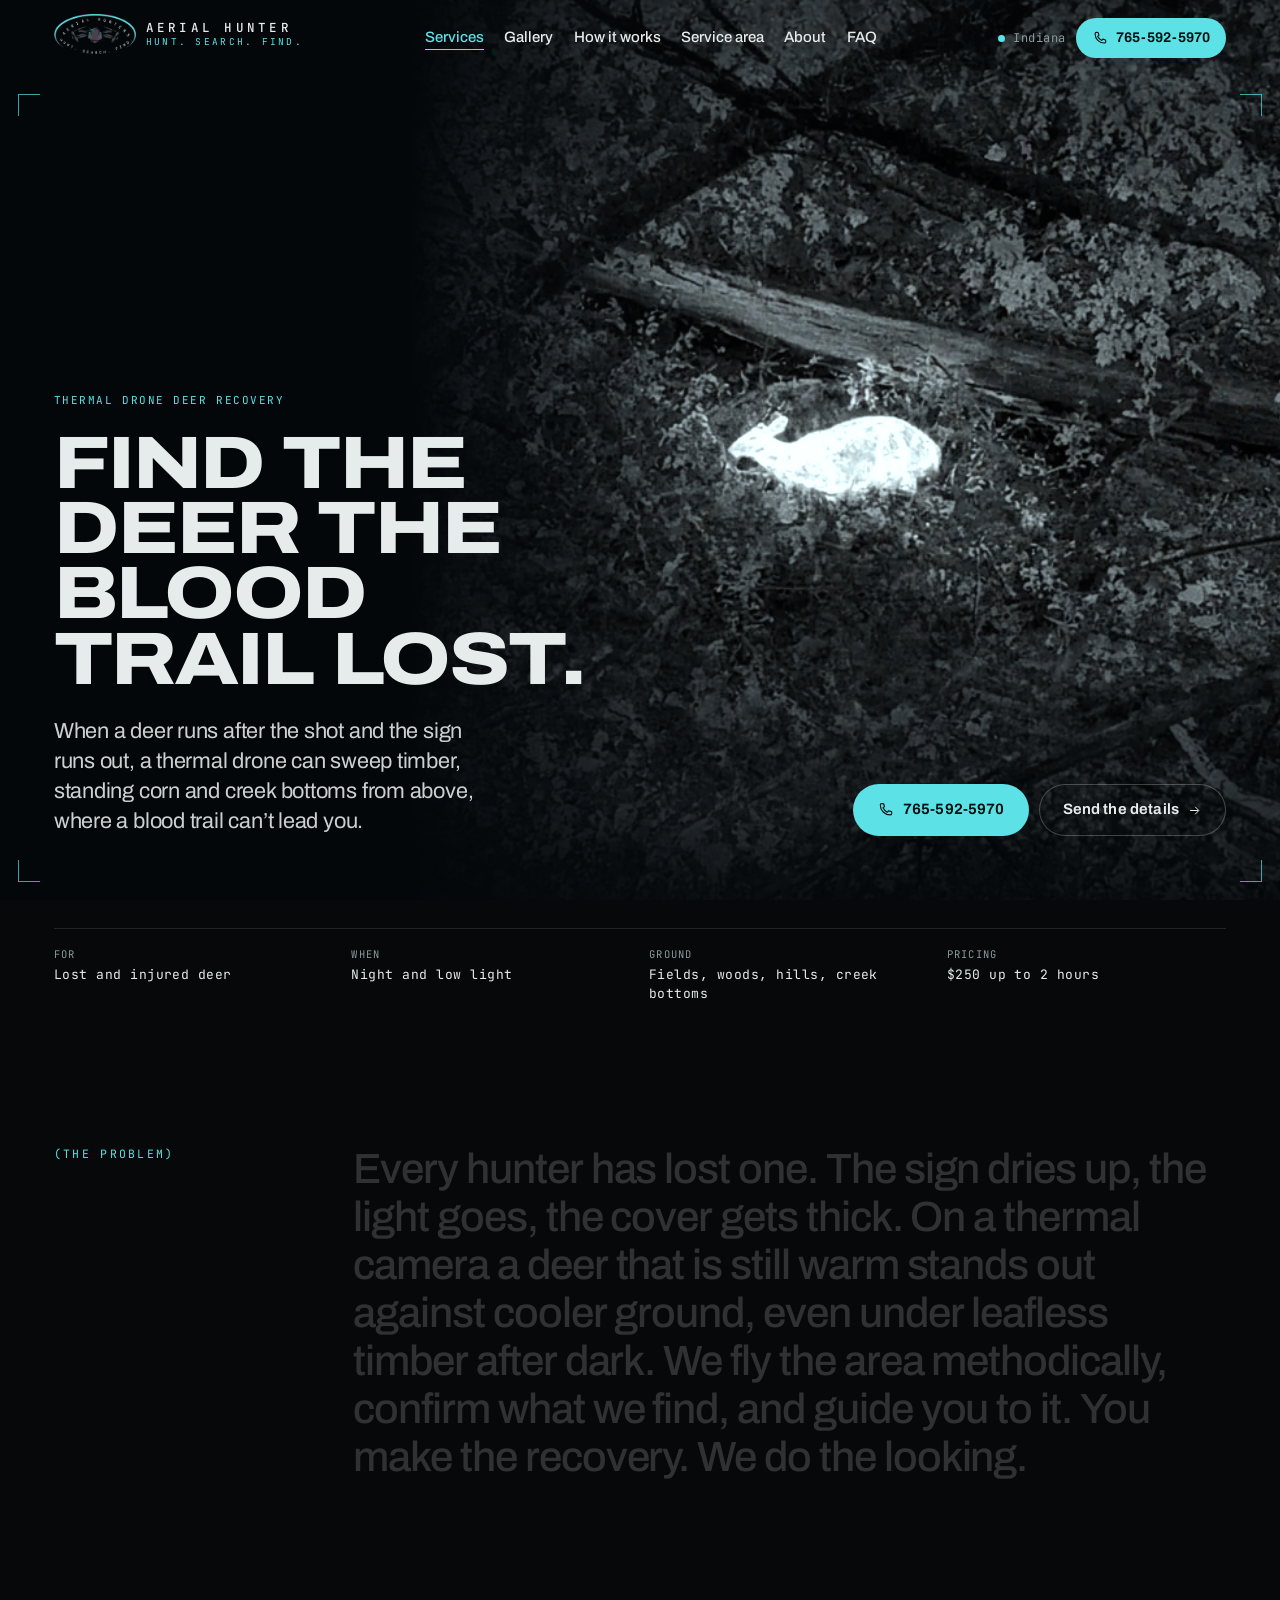
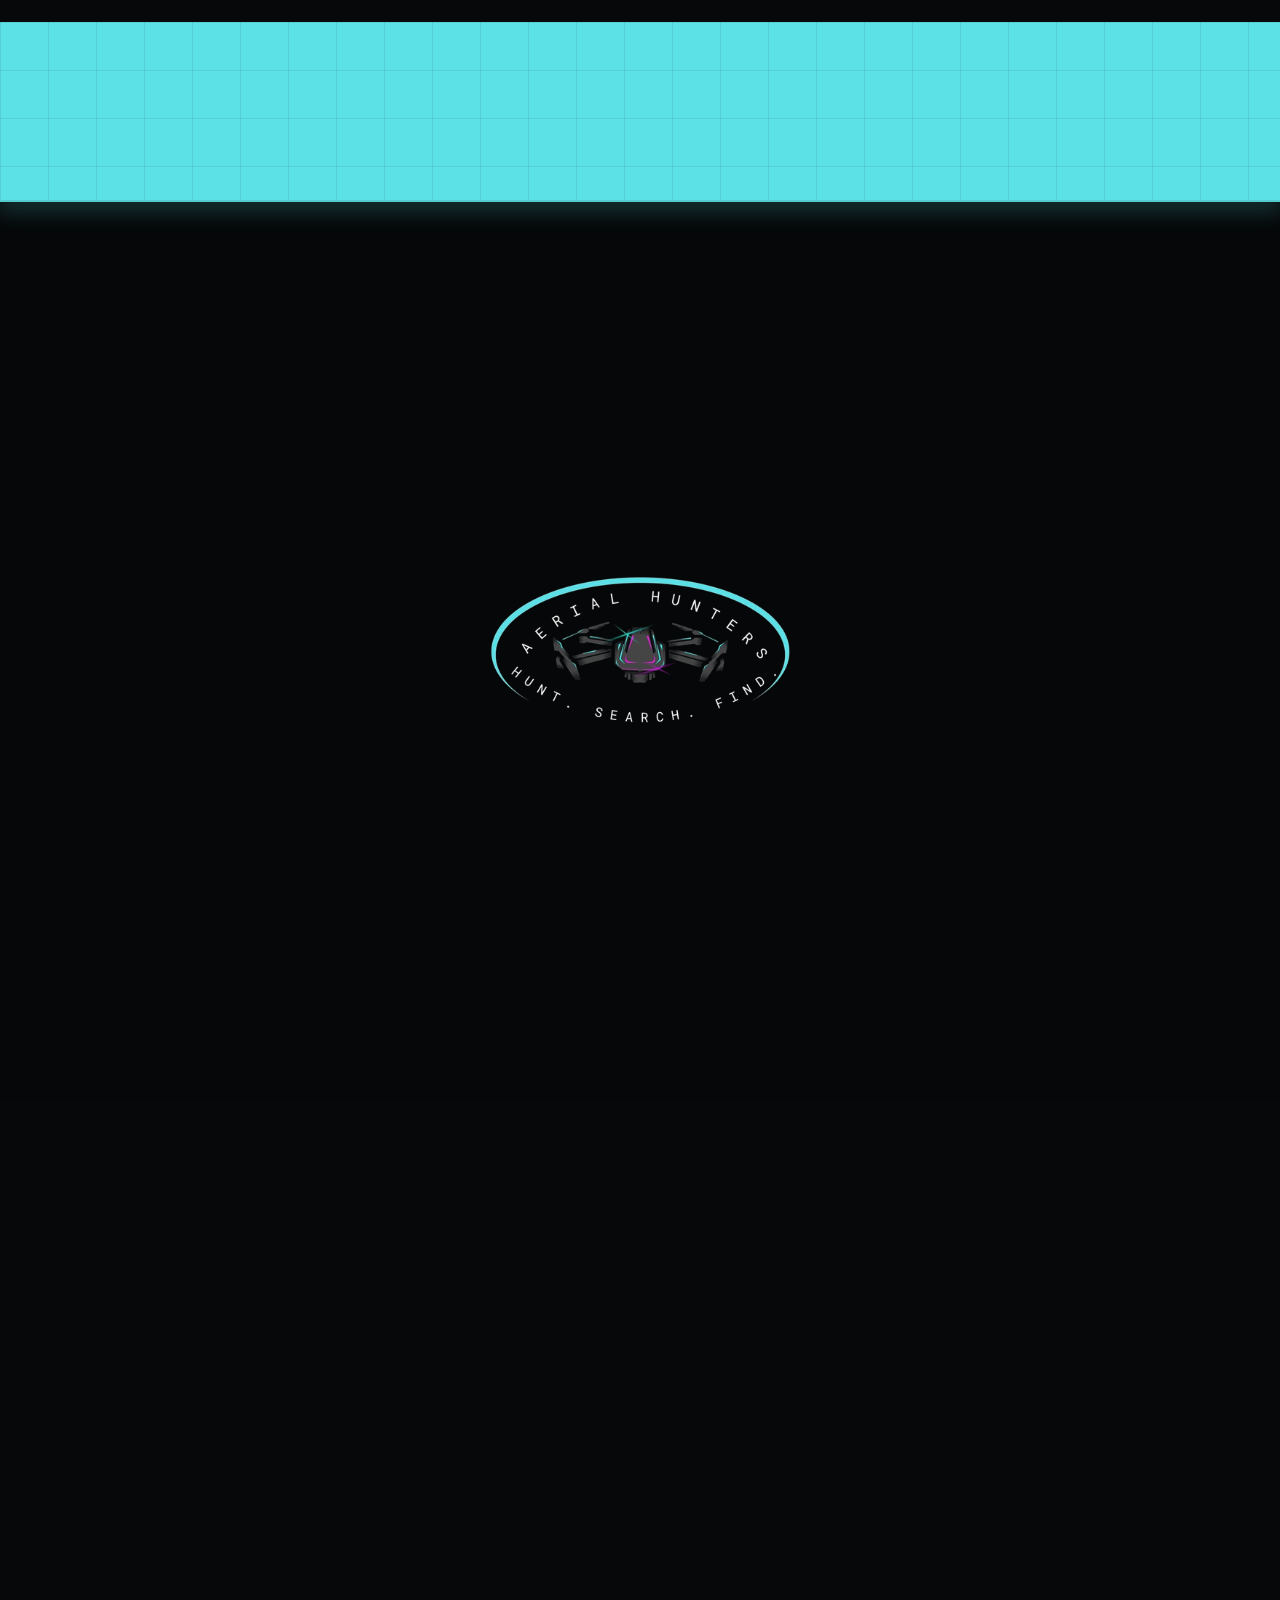
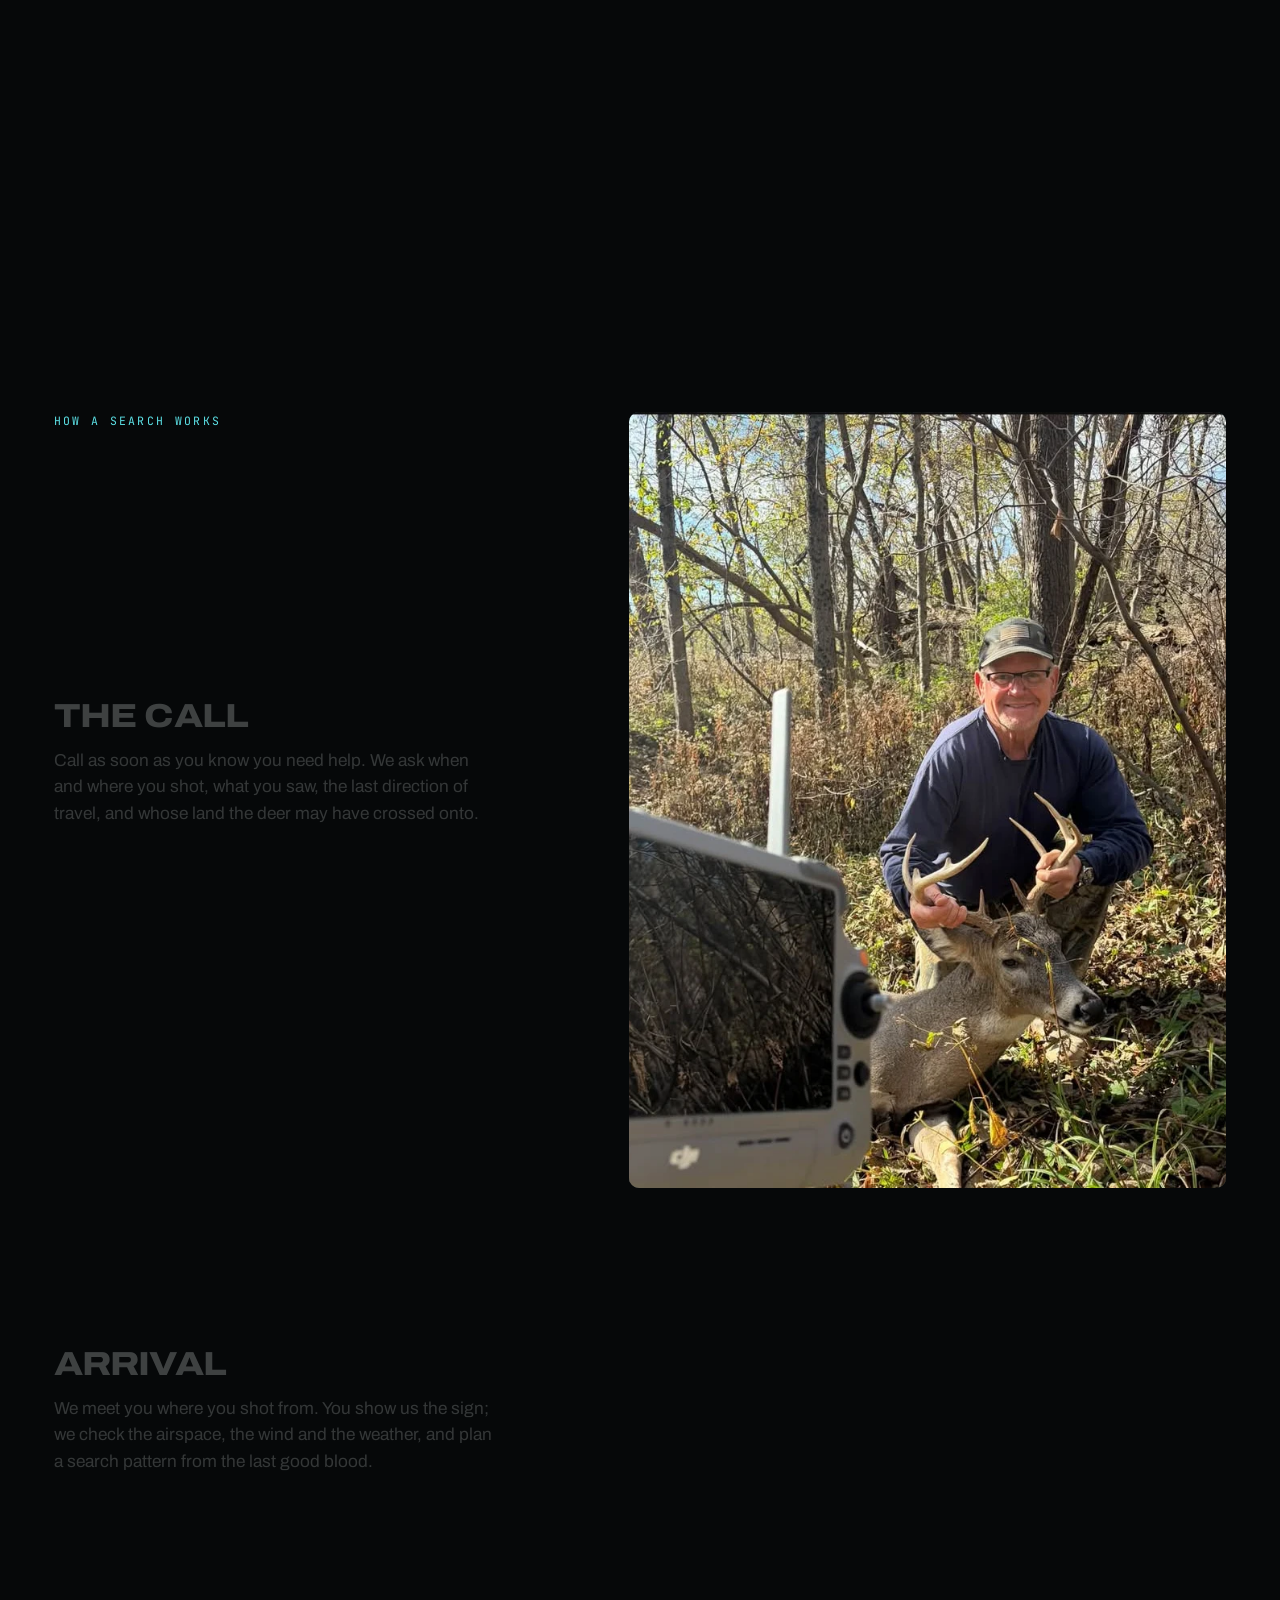
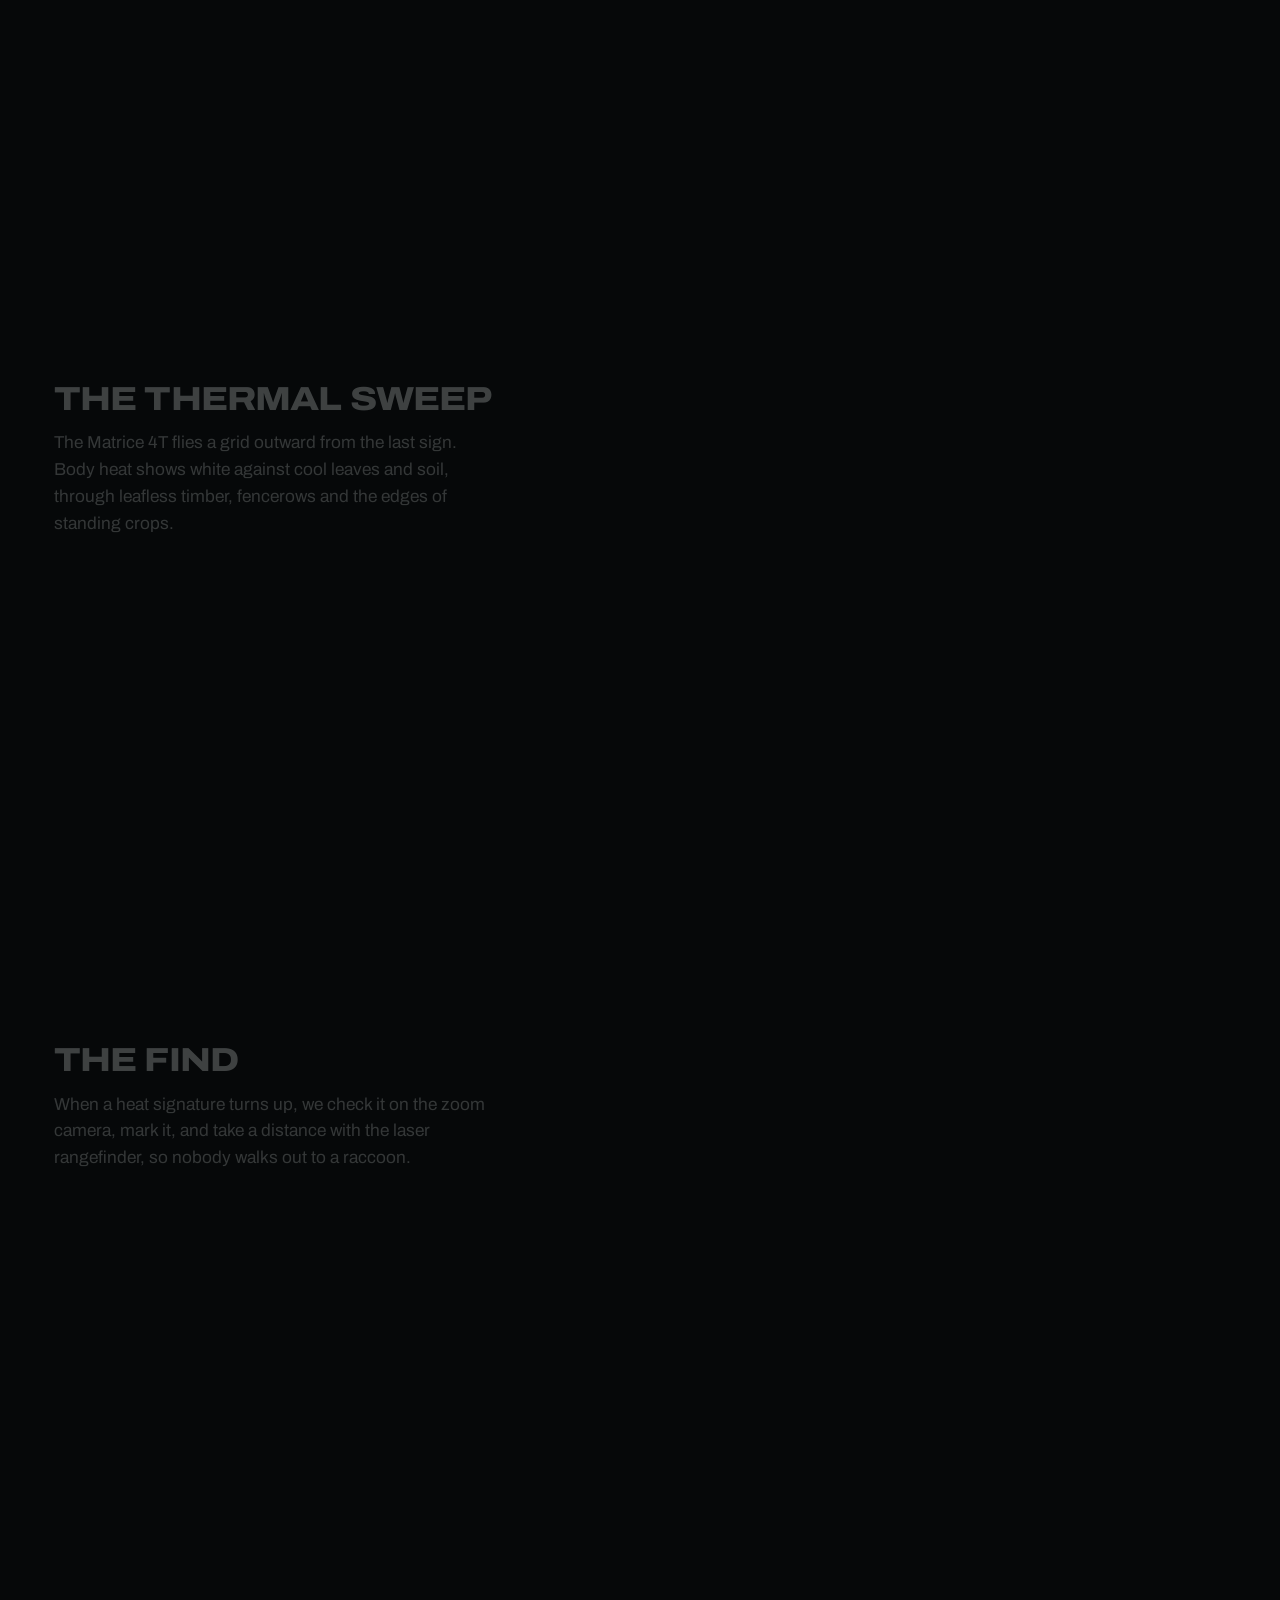
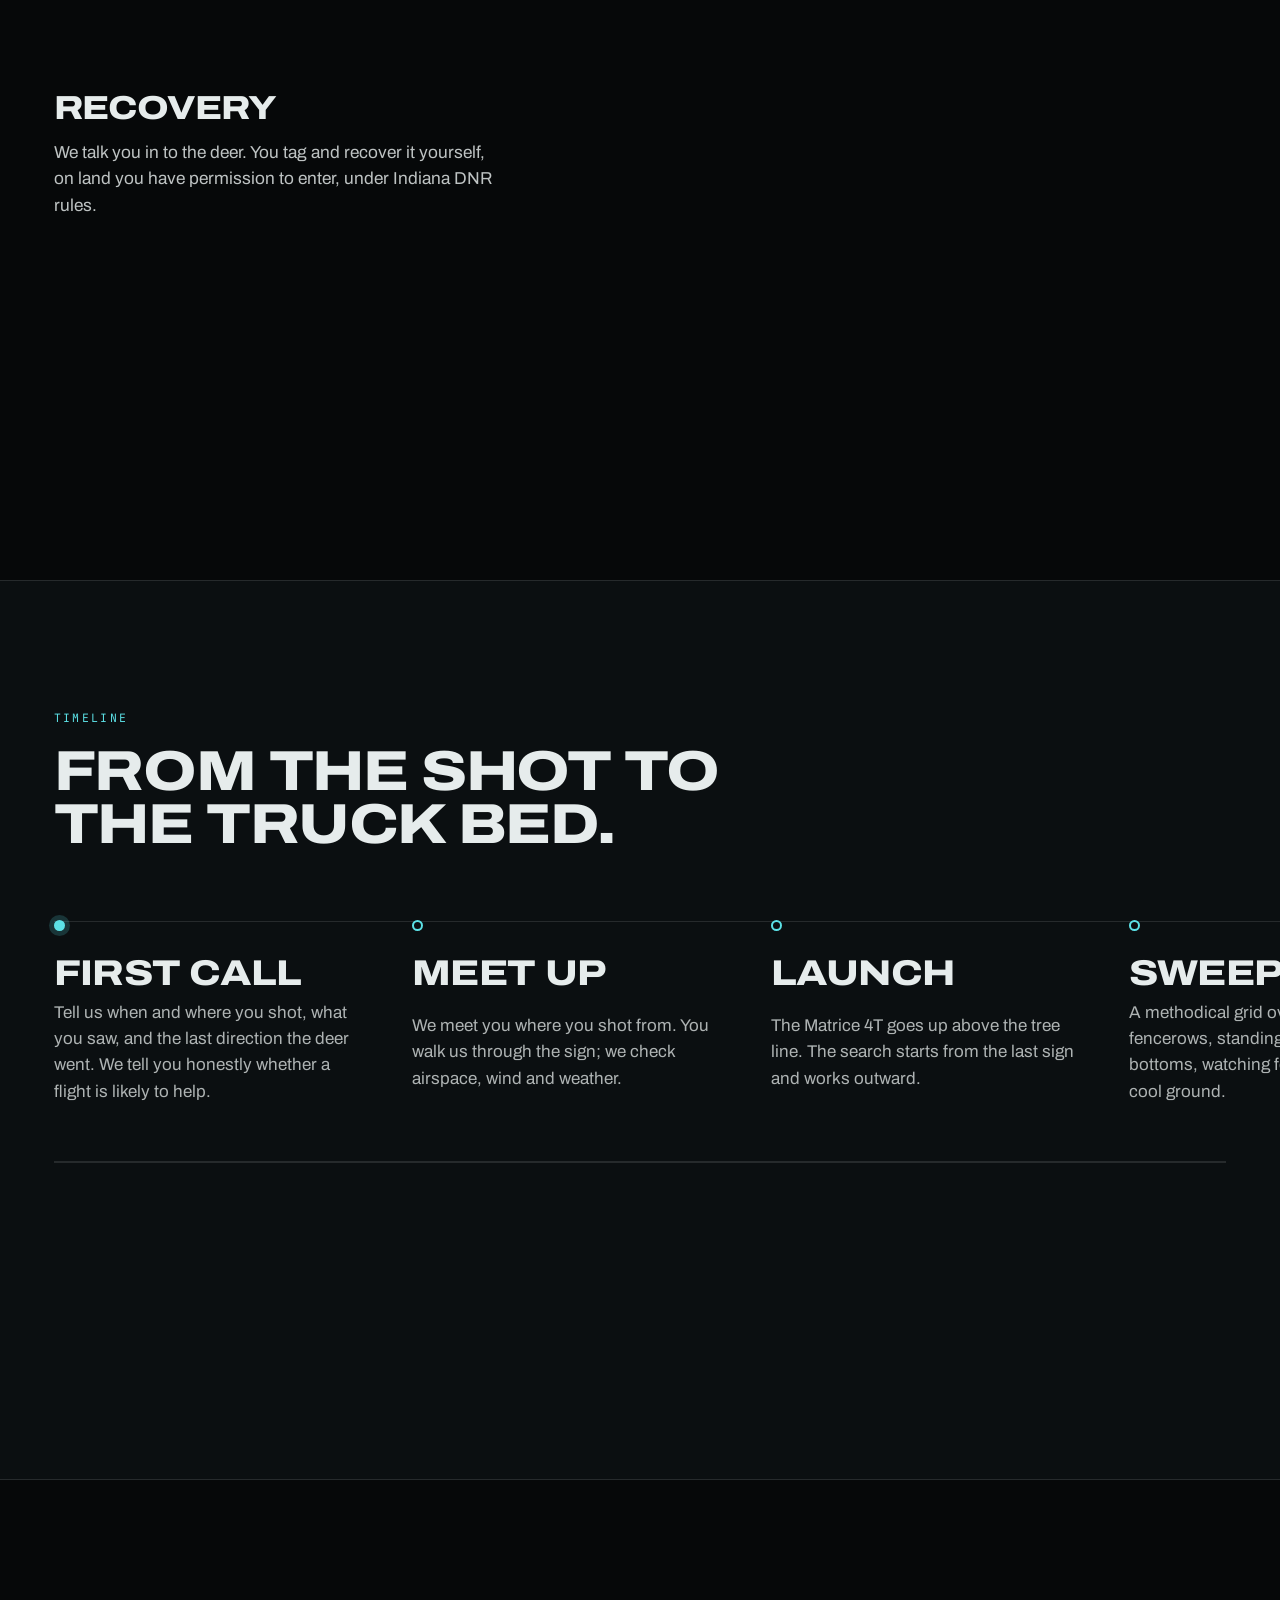
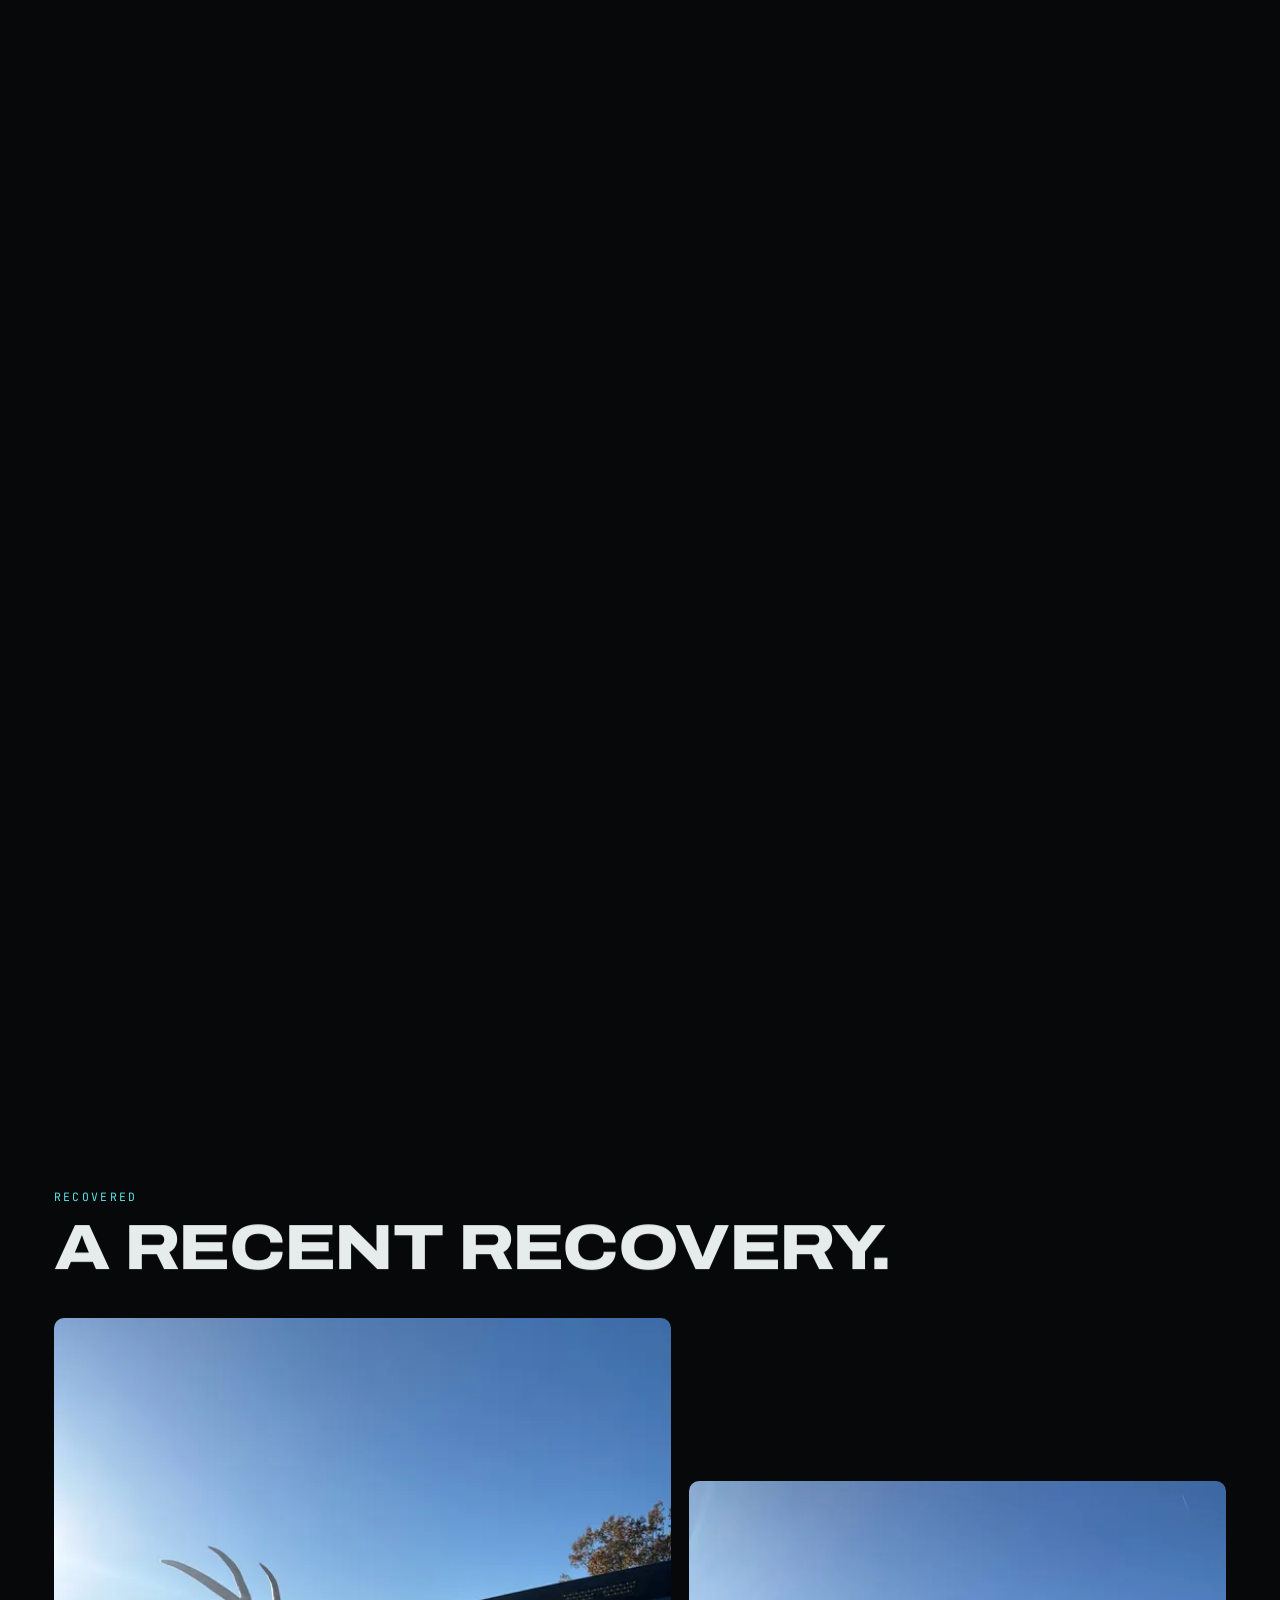
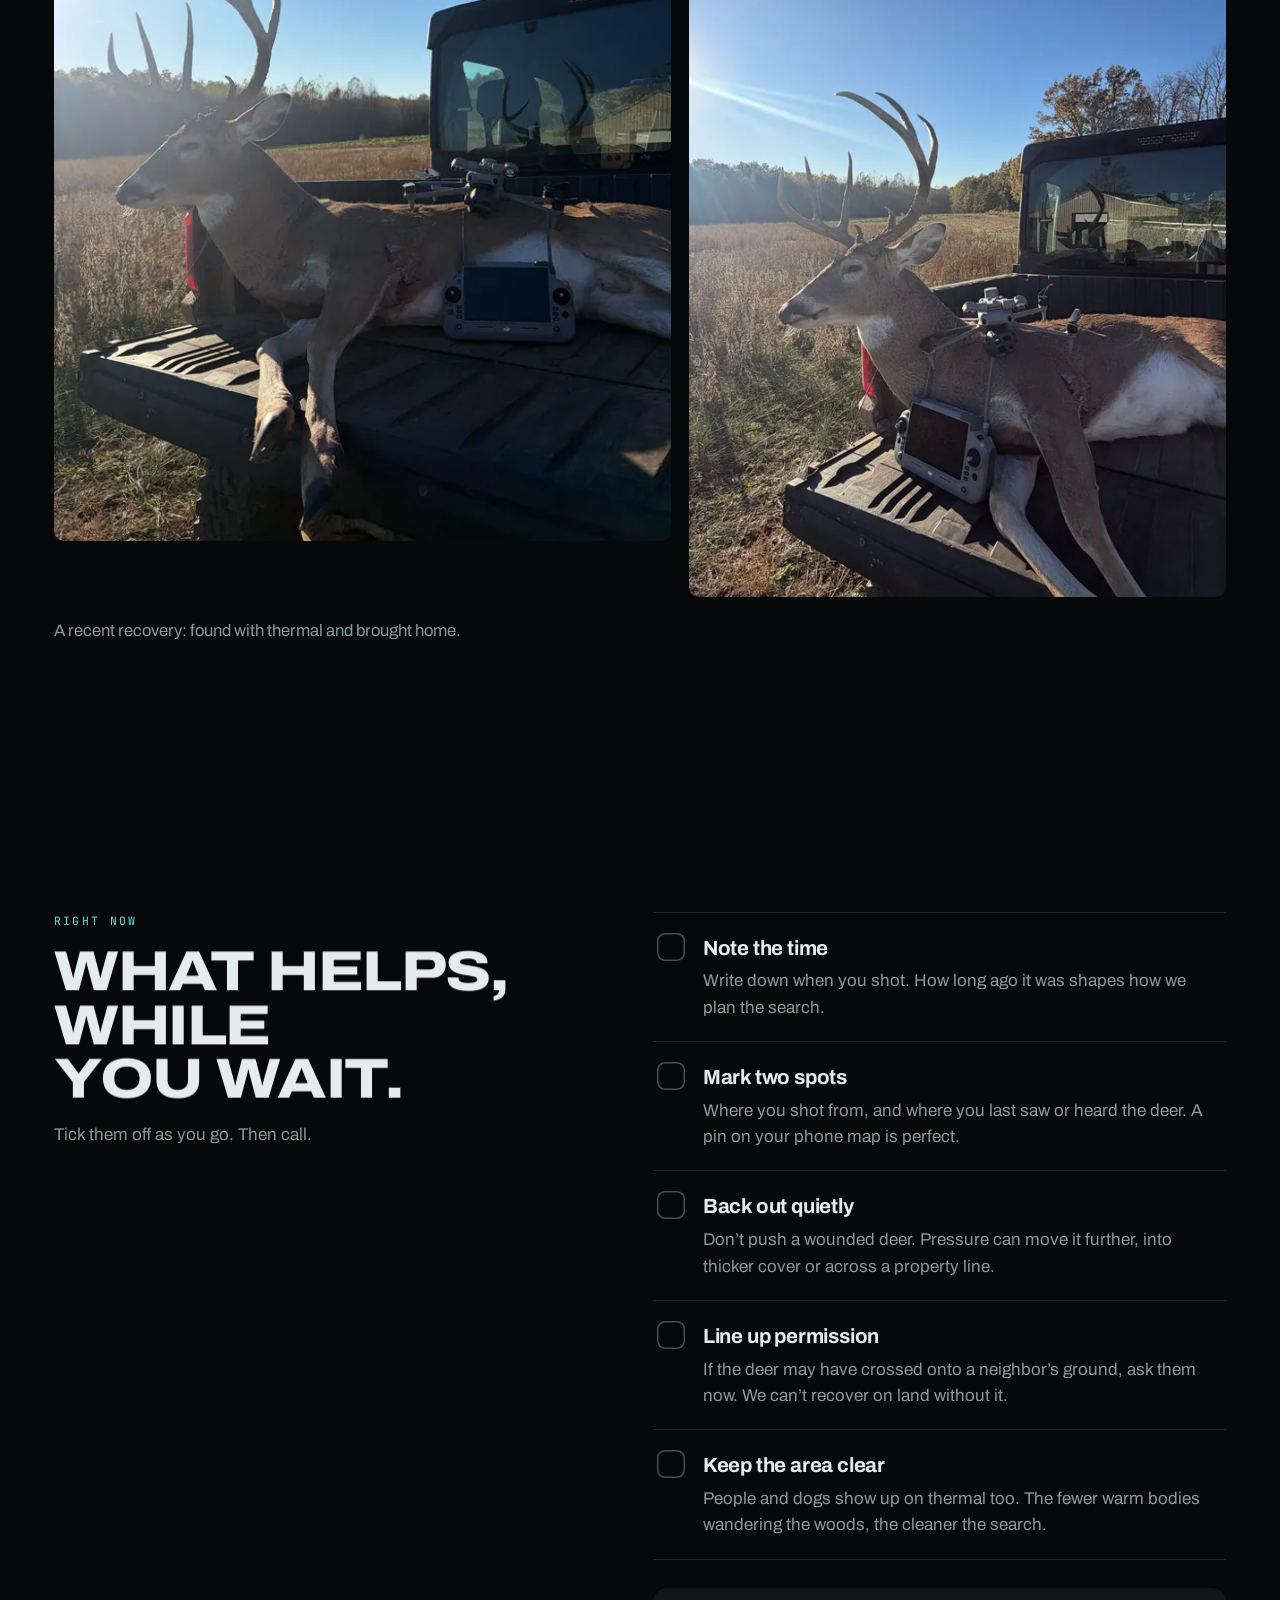
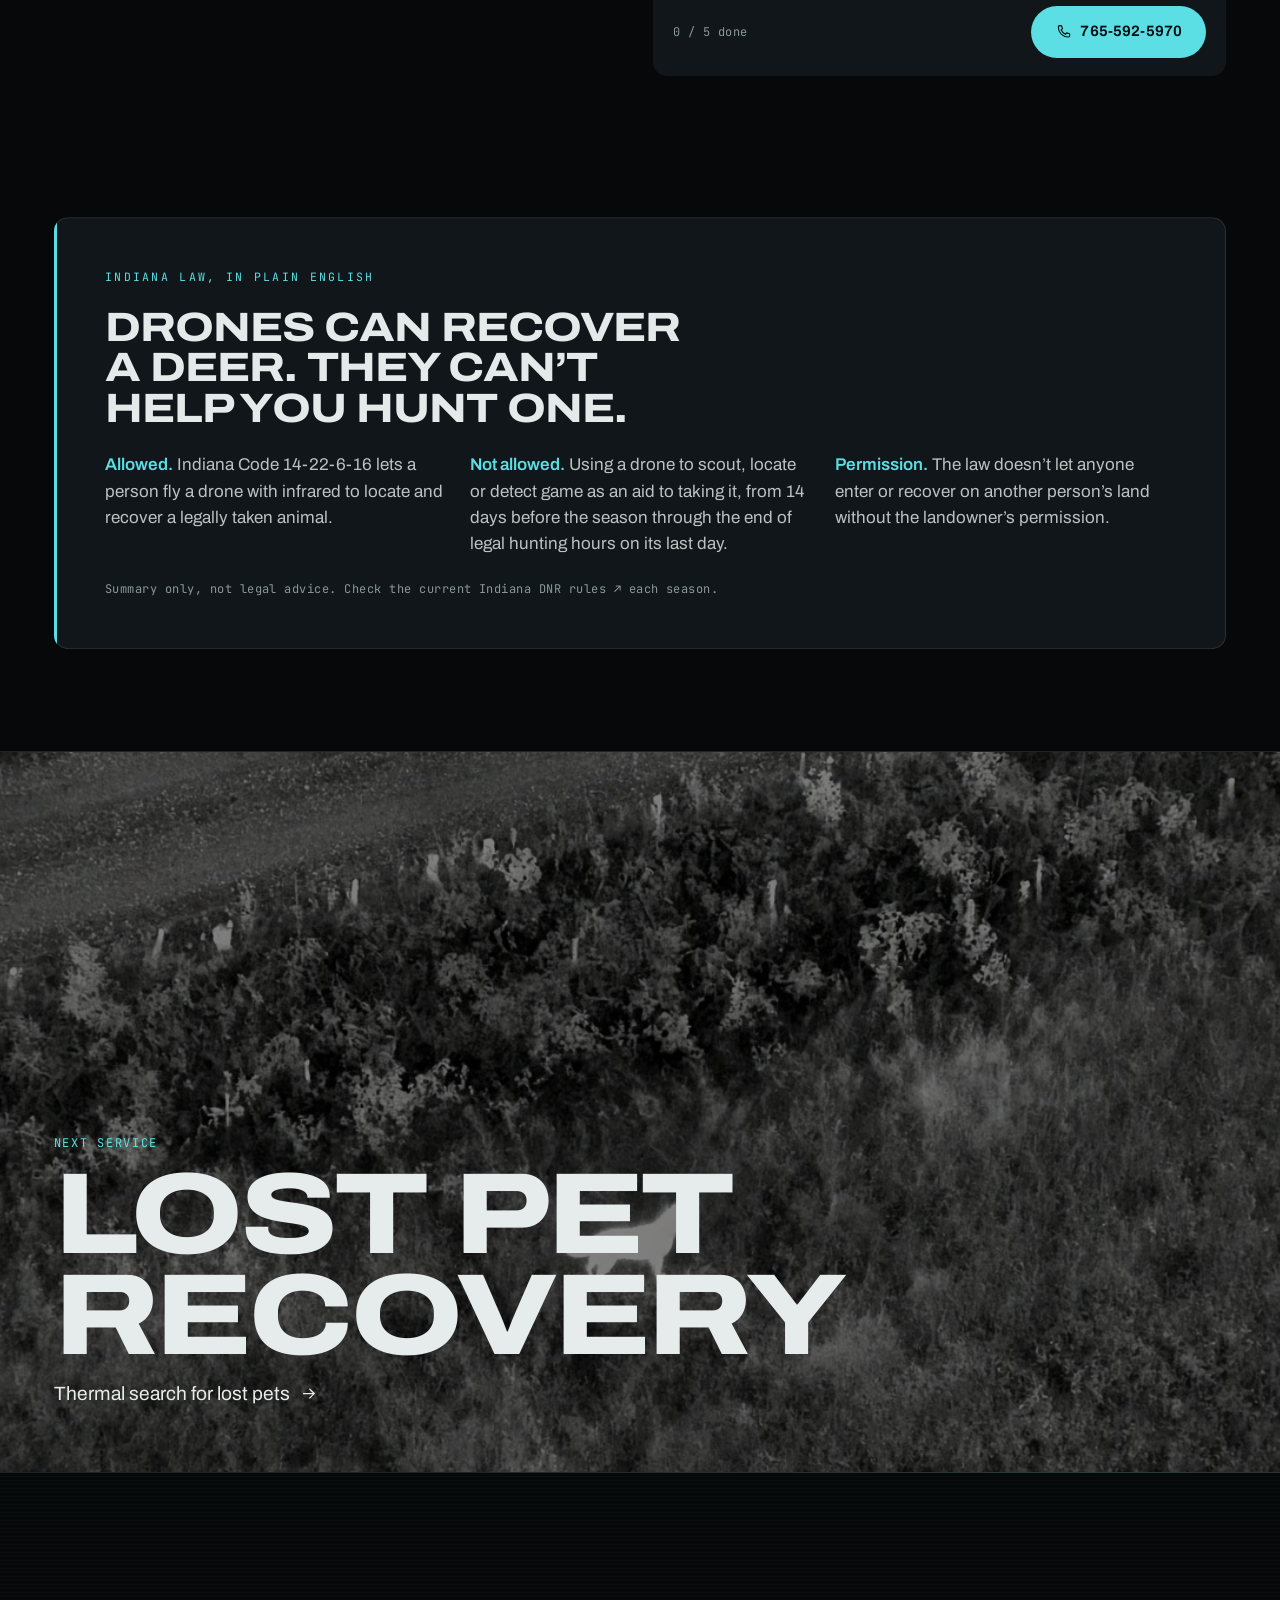
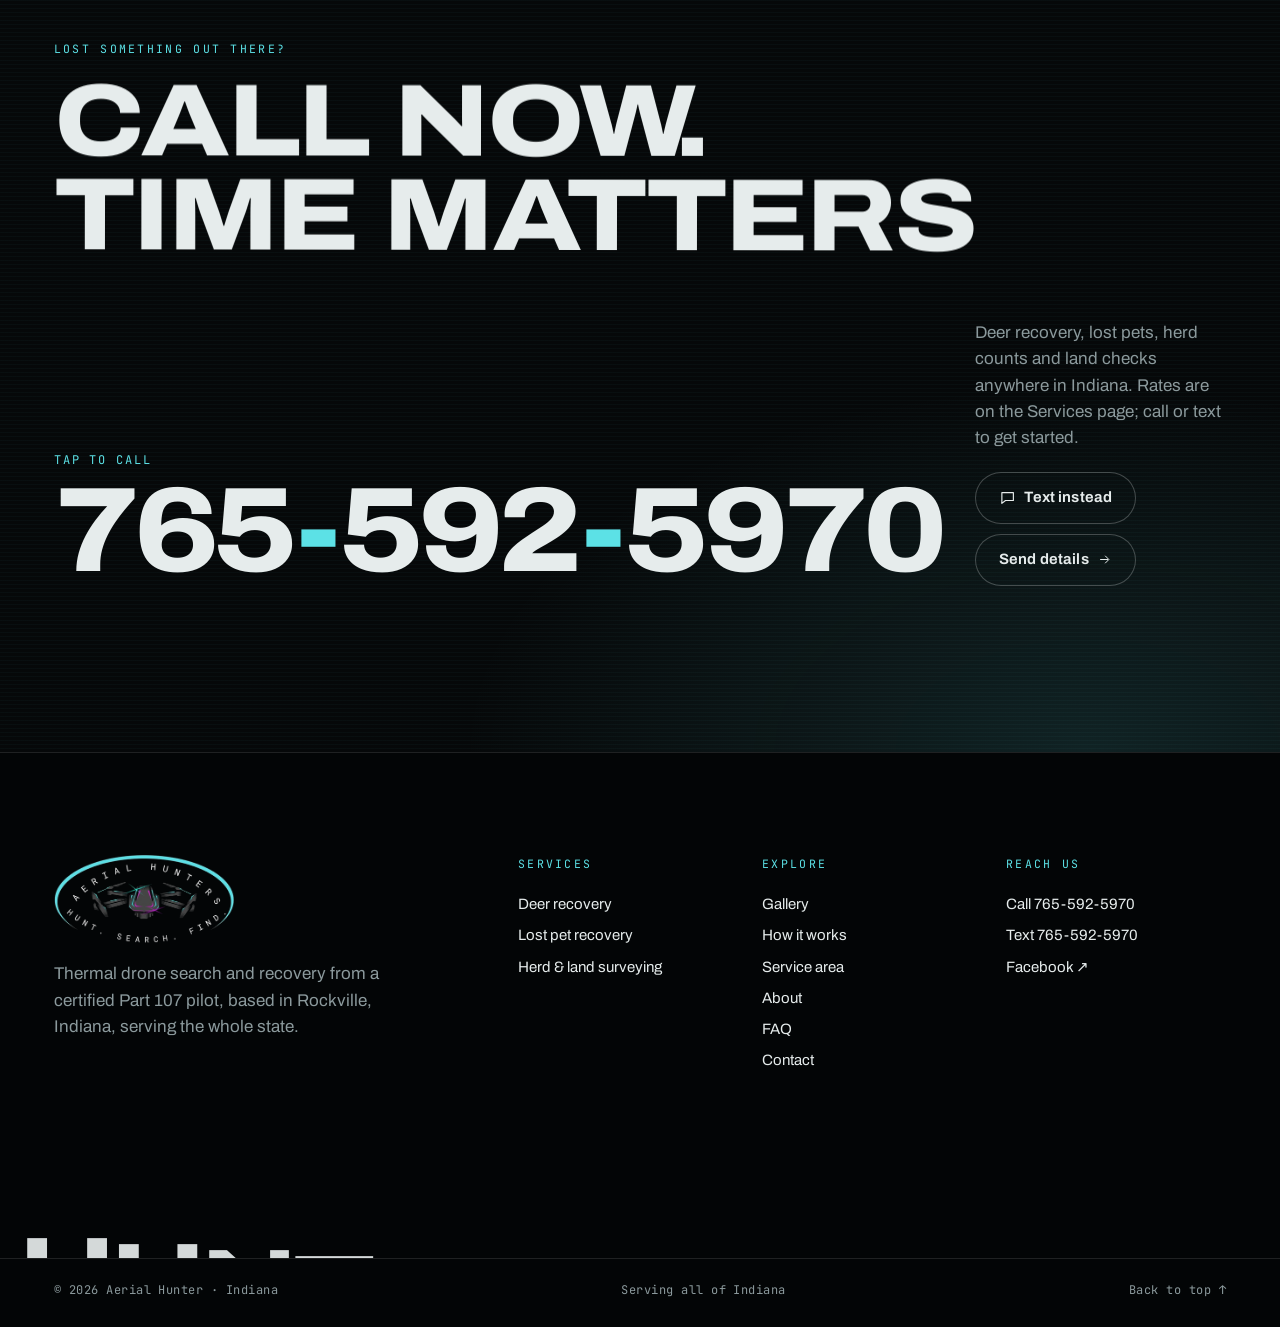
<file: services/deer-recovery/index.html>
<!doctype html>
<html lang="en" class="no-js">
<head>
<meta charset="utf-8">
<meta name="viewport" content="width=device-width, initial-scale=1, viewport-fit=cover">
<title>Deer Recovery · Aerial Hunter</title>
<meta name="description" content="Deer Recovery by thermal drone anywhere in Indiana. When a deer runs after the shot and the sign runs out, a thermal drone can sweep timber, standing corn and creek bottoms from above, where a blood trail can’t lead you.">
<meta name="theme-color" content="#060809">
<meta property="og:title" content="Deer Recovery · Aerial Hunter">
<meta property="og:description" content="Deer Recovery by thermal drone anywhere in Indiana. When a deer runs after the shot and the sign runs out, a thermal drone can sweep timber, standing corn and creek bottoms from above, where a blood trail can’t lead you.">
<meta property="og:image" content="https://justuseflint.github.io/aerial-hunter/assets/img/og.jpg">
<meta name="format-detection" content="telephone=no">
<link rel="icon" href="../../assets/img/favicon.png" type="image/png">
<link rel="apple-touch-icon" href="../../assets/img/logo-square.png">
<link rel="preconnect" href="https://fonts.googleapis.com"><link rel="preconnect" href="https://fonts.gstatic.com" crossorigin>
<link rel="stylesheet" href="https://fonts.googleapis.com/css2?family=Archivo:wdth,wght@62..125,300..900&family=JetBrains+Mono:wght@400;500&display=swap">
<link rel="stylesheet" href="../../assets/css/site.css?v=480">
<script type="application/ld+json">{"@context":"https://schema.org","@type":"LocalBusiness","name":"Aerial Hunter","slogan":"Hunt. Search. Find.","telephone":"+1-765-592-5970","areaServed":{"@type":"State","name":"Indiana"},"sameAs":["https://www.facebook.com/people/Aerial-Hunter/61583336984487/"],"description":"Thermal drone deer recovery, lost pet recovery and herd and land surveying."}</script>
<script>(function(d,w){var h=d.documentElement;h.className=h.className.replace('no-js','js');var rm=w.matchMedia&&w.matchMedia('(prefers-reduced-motion: reduce)').matches;if(!rm){h.classList.add('motion');try{if(sessionStorage.getItem('ah-pt')==='1')h.classList.add('pt-in')}catch(e){}}else{h.classList.add('no-motion')}setTimeout(function(){if(!w.__ahReady){h.classList.remove('motion','pt-in');h.classList.add('no-motion')}},4000)})(document,window)</script>
</head>
<body class="p-case svc-deer" id="top">
<div class="pt" aria-hidden="true"><div class="pt-in-wm"><img src="../../assets/img/logo-sm.png" alt="" width="412" height="202"></div><span class="pt-scan"></span></div>
<a class="skip" href="#main">Skip to content</a>
<header class="hdr" data-hdr>
  <div class="hdr-in">
    <a class="hdr-logo" href="../../" aria-label="Aerial Hunter home"><span class="logo "><img src="../../assets/img/logo-sm.png" alt="" width="412" height="202"><span class="logo-t"><b>Aerial Hunter</b><i>Hunt. Search. Find.</i></span></span></a>
    <nav class="hdr-nav" aria-label="Primary"><a href="../../services/" aria-current="page" class="ul">Services</a><a href="../../gallery/" class="ul">Gallery</a><a href="../../how-it-works/" class="ul">How it works</a><a href="../../service-area/" class="ul">Service area</a><a href="../../about/" class="ul">About</a><a href="../../faq/" class="ul">FAQ</a></nav>
    <div class="hdr-r">
      <span class="hdr-status mono"><i></i>Indiana</span>
      <a class="btn btn-sm hdr-cta" href="tel:+17655925970" data-magnetic><span><svg class="ico" viewBox="0 0 24 24" aria-hidden="true"><path d="M6.6 3.5l2.6.3 1.2 4-2 1.6a12 12 0 006.2 6.2l1.6-2 4 1.2.3 2.6c0 1-.9 2-2 2C10.8 19.4 4.6 13.2 4.6 5.5c0-1.1 1-2 2-2z" fill="none" stroke="currentColor" stroke-width="1.6" stroke-linejoin="round"/></svg>765-592-5970</span></a>
      <a class="hdr-callm" href="tel:+17655925970" aria-label="Call 765-592-5970"><svg class="ico" viewBox="0 0 24 24" aria-hidden="true"><path d="M6.6 3.5l2.6.3 1.2 4-2 1.6a12 12 0 006.2 6.2l1.6-2 4 1.2.3 2.6c0 1-.9 2-2 2C10.8 19.4 4.6 13.2 4.6 5.5c0-1.1 1-2 2-2z" fill="none" stroke="currentColor" stroke-width="1.6" stroke-linejoin="round"/></svg></a>
      <button class="menu-btn" type="button" aria-expanded="false" aria-controls="menu" data-menu-btn><span class="mb-t"><span>Menu</span><span>Close</span></span><span class="mb-i"><i></i><i></i></span></button>
    </div>
  </div>
</header>
<div class="menu" id="menu" data-menu aria-hidden="true">
  <nav class="menu-nav" aria-label="Mobile"><a href="../../"><span class="mn-t">Home</span></a><a href="../../services/"><span class="mn-t">Services</span></a><a href="../../gallery/"><span class="mn-t">Gallery</span></a><a href="../../how-it-works/"><span class="mn-t">How it works</span></a><a href="../../service-area/"><span class="mn-t">Service area</span></a><a href="../../about/"><span class="mn-t">About</span></a><a href="../../faq/"><span class="mn-t">FAQ</span></a><a href="../../contact/"><span class="mn-t">Contact</span></a></nav>
  <div class="menu-foot">
    <a class="menu-call" href="tel:+17655925970"><svg class="ico" viewBox="0 0 24 24" aria-hidden="true"><path d="M6.6 3.5l2.6.3 1.2 4-2 1.6a12 12 0 006.2 6.2l1.6-2 4 1.2.3 2.6c0 1-.9 2-2 2C10.8 19.4 4.6 13.2 4.6 5.5c0-1.1 1-2 2-2z" fill="none" stroke="currentColor" stroke-width="1.6" stroke-linejoin="round"/></svg><span><span class="eyebrow">Call or text</span>765-592-5970</span></a>
    <a class="ul mono" href="https://www.facebook.com/people/Aerial-Hunter/61583336984487/" target="_blank" rel="noopener">Facebook ↗</a>
  </div>
</div>
<main id="main">

<section class="csh-full svc-deer">
  <div class="csh-media" data-hero-media><img src="../../assets/img/thermal-deer.webp" alt="Thermal drone view of a bedded deer glowing white beside a fallen log" width="1280" height="720" loading="lazy" decoding="async" loading="eager"></div>
  <div class="csh-hud" aria-hidden="true"><span class="hc hc-tl"></span><span class="hc hc-tr"></span><span class="hc hc-bl"></span><span class="hc hc-br"></span></div>
  <div class="csh-over wrap">
    <p class="cs-eb mono" data-fade><span>Thermal drone deer recovery</span></p>
    <h1 class="cs-title" data-split="hero">Find the deer the blood trail lost.</h1>
    <div class="csh-row">
      <p class="lead" data-fade>When a deer runs after the shot and the sign runs out, a thermal drone can sweep timber, standing corn and creek bottoms from above, where a blood trail can’t lead you.</p>
      <div class="csh-ctas" data-fade><a class="btn btn-call " href="tel:+17655925970" data-magnetic data-cursor="Call"><span><svg class="ico" viewBox="0 0 24 24" aria-hidden="true"><path d="M6.6 3.5l2.6.3 1.2 4-2 1.6a12 12 0 006.2 6.2l1.6-2 4 1.2.3 2.6c0 1-.9 2-2 2C10.8 19.4 4.6 13.2 4.6 5.5c0-1.1 1-2 2-2z" fill="none" stroke="currentColor" stroke-width="1.6" stroke-linejoin="round"/></svg>765-592-5970</span></a><a class="btn btn-ghost" href="../../contact/?service=deer-recovery"><span>Send the details <svg class="arr" viewBox="0 0 24 24" aria-hidden="true"><path d="M5 12h13M13 6l6 6-6 6" fill="none" stroke="currentColor" stroke-width="1.6"/></svg></span></a></div>
    </div>
  </div>
</section>
<div class="cs-metawrap wrap"><dl class="cs-meta mono"><div><dt>For</dt><dd>Lost and injured deer</dd></div><div><dt>When</dt><dd>Night and low light</dd></div><div><dt>Ground</dt><dd>Fields, woods, hills, creek bottoms</dd></div><div><dt>Pricing</dt><dd>$250 up to 2 hours</dd></div></dl></div>

<section class="cs-sec cs-brief wrap grid">
  <p class="eyebrow cs-k" data-fade>(The problem)</p>
  <p class="focus" data-focus>Every hunter has lost one. The sign dries up, the light goes, the cover gets thick. On a thermal camera a deer that is still warm stands out against cooler ground, even under leafless timber after dark. We fly the area methodically, confirm what we find, and guide you to it. You make the recovery. We do the looking.</p>
</section>

<section class="cs-zoom" data-zoom aria-hidden="true"><div class="cz-in"><span class="cz-w">Found.</span></div><div class="cz-grid"></div></section>

<section class="cs-chapters wrap" data-chapters aria-labelledby="ch-h">
  <div class="cc-list">
    <p class="eyebrow cs-k" id="ch-h">How a search works</p>
    <article class="cc-ch">
      <h2 class="cs-h3">The call</h2>
      <p>Call as soon as you know you need help. We ask when and where you shot, what you saw, the last direction of travel, and whose land the deer may have crossed onto.</p>
      <div class="cc-mob"><img src="../../assets/img/pilot-dusk.webp" alt="" width="864" height="1152" loading="lazy" decoding="async"></div>
    </article><article class="cc-ch">
      <h2 class="cs-h3">Arrival</h2>
      <p>We meet you where you shot from. You show us the sign; we check the airspace, the wind and the weather, and plan a search pattern from the last good blood.</p>
      <div class="cc-mob"><img src="../../assets/img/dusk-drone.webp" alt="" width="1280" height="720" loading="lazy" decoding="async"></div>
    </article><article class="cc-ch">
      <h2 class="cs-h3">The thermal sweep</h2>
      <p>The Matrice 4T flies a grid outward from the last sign. Body heat shows white against cool leaves and soil, through leafless timber, fencerows and the edges of standing crops.</p>
      <div class="cc-mob"><img src="../../assets/img/thermal-deer.webp" alt="" width="1280" height="720" loading="lazy" decoding="async"></div>
    </article><article class="cc-ch">
      <h2 class="cs-h3">The find</h2>
      <p>When a heat signature turns up, we check it on the zoom camera, mark it, and take a distance with the laser rangefinder, so nobody walks out to a raccoon.</p>
      <div class="cc-mob"><div class="plate-hud"><img src="../../assets/img/thermal-deer.webp" alt="" width="1280" height="720" loading="lazy" decoding="async"><span class="ph-lock" style="left:49.7%;top:50.3%"></span><span class="ph-t mono">SIGNATURE · CONFIRMED</span><span class="ph-k mono">ZOOM · RANGE · MARK</span><span class="hc hc-tl"></span><span class="hc hc-tr"></span><span class="hc hc-bl"></span><span class="hc hc-br"></span></div></div>
    </article><article class="cc-ch">
      <h2 class="cs-h3">Recovery</h2>
      <p>We talk you in to the deer. You tag and recover it yourself, on land you have permission to enter, under Indiana DNR rules.</p>
      <div class="cc-mob"><img src="../../assets/img/recovery-real.webp" alt="" width="960" height="963" loading="lazy" decoding="async"></div>
    </article>
  </div>
  <div class="cc-media" aria-hidden="true">
    <div class="cc-plate on"><img src="../../assets/img/pilot-dusk.webp" alt="" width="864" height="1152" loading="lazy" decoding="async"></div><div class="cc-plate"><img src="../../assets/img/dusk-drone.webp" alt="" width="1280" height="720" loading="lazy" decoding="async"></div><div class="cc-plate"><img src="../../assets/img/thermal-deer.webp" alt="" width="1280" height="720" loading="lazy" decoding="async"></div><div class="cc-plate"><div class="plate-hud"><img src="../../assets/img/thermal-deer.webp" alt="" width="1280" height="720" loading="lazy" decoding="async"><span class="ph-lock" style="left:49.7%;top:50.3%"></span><span class="ph-t mono">SIGNATURE · CONFIRMED</span><span class="ph-k mono">ZOOM · RANGE · MARK</span><span class="hc hc-tl"></span><span class="hc hc-tr"></span><span class="hc hc-bl"></span><span class="hc hc-br"></span></div></div><div class="cc-plate"><img src="../../assets/img/recovery-real.webp" alt="" width="960" height="963" loading="lazy" decoding="async"></div>
  </div>
</section>

<section class="cs-tl" data-hscroll aria-labelledby="tl-h">
  <div class="tl-head wrap"><p class="eyebrow cs-k">Timeline</p><h2 id="tl-h" class="cs-h2" data-split>From the shot to the truck bed.</h2></div>
  <ol class="tl-track"><li class="tl-step"><span class="tl-dot"></span><h3 class="tl-t">First call</h3><p>Tell us when and where you shot, what you saw, and the last direction the deer went. We tell you honestly whether a flight is likely to help.</p></li><li class="tl-step"><span class="tl-dot"></span><h3 class="tl-t">Meet up</h3><p>We meet you where you shot from. You walk us through the sign; we check airspace, wind and weather.</p></li><li class="tl-step"><span class="tl-dot"></span><h3 class="tl-t">Launch</h3><p>The Matrice 4T goes up above the tree line. The search starts from the last sign and works outward.</p></li><li class="tl-step"><span class="tl-dot"></span><h3 class="tl-t">Sweep</h3><p>A methodical grid over timber, fencerows, standing crops and creek bottoms, watching for a warm shape on cool ground.</p></li><li class="tl-step"><span class="tl-dot"></span><h3 class="tl-t">Confirm</h3><p>A heat signature is checked on the zoom camera and marked, with a distance from the laser rangefinder.</p></li><li class="tl-step"><span class="tl-dot"></span><h3 class="tl-t">Walk-in</h3><p>We guide you straight to the deer. You tag and recover it on ground you have permission to enter.</p></li></ol>
  <div class="tl-bar" aria-hidden="true"><span data-tl-progress></span></div>
</section>

<section class="recovered" id="recovered" aria-labelledby="rec-h">
  <div class="wrap rec-in">
    <div class="rec-head">
      <p class="eyebrow">Recovered</p>
      <h2 id="rec-h" class="h-l" data-split>A recent recovery.</h2>
    </div>
    <div class="rec-pair">
      <figure class="rec-fig rec-lead"><picture>
    <source type="image/webp" srcset="../../assets/img/recovered-1-sm.webp 600w, ../../assets/img/recovered-1.webp 1200w" sizes="(max-width: 900px) 100vw, 46vw">
    <source type="image/jpeg" srcset="../../assets/img/recovered-1-sm.jpg 600w, ../../assets/img/recovered-1.jpg 1200w" sizes="(max-width: 900px) 100vw, 46vw">
    <img src="../../assets/img/recovered-1.jpg" alt="A recovered whitetail buck lying in the bed of a UTV in a sunny field, with a DJI thermal drone and its controller resting on the deer." width="1200" height="1600" loading="lazy" decoding="async">
  </picture></figure>
      <figure class="rec-fig rec-side"><picture>
    <source type="image/webp" srcset="../../assets/img/recovered-2-sm.webp 600w, ../../assets/img/recovered-2.webp 1200w" sizes="(max-width: 900px) 100vw, 46vw">
    <source type="image/jpeg" srcset="../../assets/img/recovered-2-sm.jpg 600w, ../../assets/img/recovered-2.jpg 1200w" sizes="(max-width: 900px) 100vw, 46vw">
    <img src="../../assets/img/recovered-2.jpg" alt="Another view of the same recovered whitetail buck in the UTV bed, the thermal drone and controller set on its side." width="1200" height="1600" loading="lazy" decoding="async">
  </picture></figure>
    </div>
    <p class="rec-cap">A recent recovery: found with thermal and brought home.</p>
  </div>
</section>

<section class="cs-sec now wrap grid" aria-labelledby="now-h">
  <div class="now-h">
    <p class="eyebrow cs-k">Right now</p>
    <h2 id="now-h" class="cs-h2" data-split>What helps, while you wait.</h2>
    <p class="mute now-sub" data-fade>Tick them off as you go. Then call.</p>
  </div>
  <div class="now-b">
    <ol class="chk-list" data-checklist="deer-recovery"><li><label><input type="checkbox"><span class="ck" aria-hidden="true"></span><span class="ck-t"><b>Note the time</b><span>Write down when you shot. How long ago it was shapes how we plan the search.</span></span></label></li><li><label><input type="checkbox"><span class="ck" aria-hidden="true"></span><span class="ck-t"><b>Mark two spots</b><span>Where you shot from, and where you last saw or heard the deer. A pin on your phone map is perfect.</span></span></label></li><li><label><input type="checkbox"><span class="ck" aria-hidden="true"></span><span class="ck-t"><b>Back out quietly</b><span>Don’t push a wounded deer. Pressure can move it further, into thicker cover or across a property line.</span></span></label></li><li><label><input type="checkbox"><span class="ck" aria-hidden="true"></span><span class="ck-t"><b>Line up permission</b><span>If the deer may have crossed onto a neighbor’s ground, ask them now. We can’t recover on land without it.</span></span></label></li><li><label><input type="checkbox"><span class="ck" aria-hidden="true"></span><span class="ck-t"><b>Keep the area clear</b><span>People and dogs show up on thermal too. The fewer warm bodies wandering the woods, the cleaner the search.</span></span></label></li></ol>
    <div class="now-call" data-fade><span class="mono" data-chk-count>0 / 5 done</span><a class="btn btn-call " href="tel:+17655925970" data-magnetic data-cursor="Call"><span><svg class="ico" viewBox="0 0 24 24" aria-hidden="true"><path d="M6.6 3.5l2.6.3 1.2 4-2 1.6a12 12 0 006.2 6.2l1.6-2 4 1.2.3 2.6c0 1-.9 2-2 2C10.8 19.4 4.6 13.2 4.6 5.5c0-1.1 1-2 2-2z" fill="none" stroke="currentColor" stroke-width="1.6" stroke-linejoin="round"/></svg>765-592-5970</span></a></div>
  </div>
</section>

<section class="legal wrap" aria-labelledby="legal-h">
  <div class="legal-in" data-reveal>
    <p class="eyebrow">Indiana law, in plain English</p>
    <h2 id="legal-h" class="h-m">Drones can recover a deer. They can’t help you hunt one.</h2>
    <div class="legal-g">
      <p><b>Allowed.</b> Indiana Code 14-22-6-16 lets a person fly a drone with infrared to locate and recover a legally taken animal.</p>
      <p><b>Not allowed.</b> Using a drone to scout, locate or detect game as an aid to taking it, from 14 days before the season through the end of legal hunting hours on its last day.</p>
      <p><b>Permission.</b> The law doesn’t let anyone enter or recover on another person’s land without the landowner’s permission.</p>
    </div>
    <p class="mono legal-src">Summary only, not legal advice. Check the <a class="ul" href="https://www.in.gov/dnr/fish-and-wildlife/hunting-and-trapping/deer-hunting/deer-hunting-equipment" target="_blank" rel="noopener">current Indiana DNR rules ↗</a> each season.</p>
  </div>
</section>



<section class="cs-next">
  <a class="cn-a" href="../../services/lost-pet-recovery/" data-cursor="Next">
    <span class="cn-media"><img src="../../assets/img/thermal-dog.webp" alt="" width="1152" height="864" loading="lazy" decoding="async"></span>
    <span class="cn-txt wrap"><span class="mono">Next service</span><span class="cn-t">Lost Pet Recovery</span><span class="cn-s">Thermal search for lost pets <svg class="arr" viewBox="0 0 24 24" aria-hidden="true"><path d="M5 12h13M13 6l6 6-6 6" fill="none" stroke="currentColor" stroke-width="1.6"/></svg></span></span>
  </a>
</section>
</main>
<section class="cta-band" aria-labelledby="cta-h">
  <div class="cta-scan" aria-hidden="true"></div>
  <div class="wrap cta-in">
    <p class="eyebrow">Lost something out there?</p>
    <h2 id="cta-h" class="h-xl cta-h" data-split>Call now. Time&nbsp;matters.</h2>
    <div class="cta-row">
      <a class="cta-phone" href="tel:+17655925970" data-cursor="Call"><span class="mono">Tap to call</span><span class="cta-num">765<i>-</i>592<i>-</i>5970</span></a>
      <div class="cta-side">
        <p>Deer recovery, lost pets, herd counts and land checks anywhere in Indiana. Rates are on the Services page; call or text to get started.</p>
        <div class="cta-btns"><a class="btn btn-ghost" href="sms:+17655925970"><span><svg class="ico" viewBox="0 0 24 24" aria-hidden="true"><path d="M4 5h16v11H9l-5 4z" fill="none" stroke="currentColor" stroke-width="1.6" stroke-linejoin="round"/></svg>Text instead</span></a><a class="btn btn-ghost" href="../../contact/"><span>Send details <svg class="arr" viewBox="0 0 24 24" aria-hidden="true"><path d="M5 12h13M13 6l6 6-6 6" fill="none" stroke="currentColor" stroke-width="1.6"/></svg></span></a></div>
      </div>
    </div>
  </div>
</section>
<footer class="ftr">
  <div class="wrap">
    <div class="ftr-grid">
      <div class="ftr-col ftr-brand">
        <img src="../../assets/img/logo-sm.png" alt="Aerial Hunters logo: Hunt. Search. Find." width="412" height="202" loading="lazy" class="ftr-logo">
        <p class="ftr-copy">Thermal drone search and recovery from a certified Part 107 pilot, based in Rockville, Indiana, serving the whole state.</p>
      </div>
      <div class="ftr-col">
        <p class="eyebrow">Services</p>
        <ul class="ftr-links"><li><a class="ul" href="../../services/deer-recovery/">Deer recovery</a></li><li><a class="ul" href="../../services/lost-pet-recovery/">Lost pet recovery</a></li><li><a class="ul" href="../../services/herd-land-surveying/">Herd & land surveying</a></li></ul>
      </div>
      <div class="ftr-col">
        <p class="eyebrow">Explore</p>
        <ul class="ftr-links"><li><a class="ul" href="../../gallery/">Gallery</a></li><li><a class="ul" href="../../how-it-works/">How it works</a></li><li><a class="ul" href="../../service-area/">Service area</a></li><li><a class="ul" href="../../about/">About</a></li><li><a class="ul" href="../../faq/">FAQ</a></li><li><a class="ul" href="../../contact/">Contact</a></li></ul>
      </div>
      <div class="ftr-col">
        <p class="eyebrow">Reach us</p>
        <ul class="ftr-links">
          <li><a class="ul" href="tel:+17655925970">Call 765-592-5970</a></li>
          <li><a class="ul" href="sms:+17655925970">Text 765-592-5970</a></li>
          <li><a class="ul" href="https://www.facebook.com/people/Aerial-Hunter/61583336984487/" target="_blank" rel="noopener">Facebook ↗</a></li>
        </ul>
      </div>
    </div>
  </div>
  <div class="ftr-wm" data-wm aria-hidden="true"><span>H</span><span>U</span><span>N</span><span>T</span><span class="dot">.</span><span>S</span><span>E</span><span>A</span><span>R</span><span>C</span><span>H</span><span class="dot">.</span><span>F</span><span>I</span><span>N</span><span>D</span><span class="dot">.</span></div>
  <div class="wrap ftr-base mono">
    <span>© 2026 Aerial Hunter · Indiana</span>
    <span>Serving all of Indiana</span>
    <a href="#top" class="ul">Back to top ↑</a>
  </div>
</footer>
<nav class="callbar" aria-label="Quick contact">
  <a class="cb-call" href="tel:+17655925970"><svg class="ico" viewBox="0 0 24 24" aria-hidden="true"><path d="M6.6 3.5l2.6.3 1.2 4-2 1.6a12 12 0 006.2 6.2l1.6-2 4 1.2.3 2.6c0 1-.9 2-2 2C10.8 19.4 4.6 13.2 4.6 5.5c0-1.1 1-2 2-2z" fill="none" stroke="currentColor" stroke-width="1.6" stroke-linejoin="round"/></svg><span>Call 765-592-5970</span></a>
  <a class="cb-sms" href="sms:+17655925970" aria-label="Text 765-592-5970"><svg class="ico" viewBox="0 0 24 24" aria-hidden="true"><path d="M4 5h16v11H9l-5 4z" fill="none" stroke="currentColor" stroke-width="1.6" stroke-linejoin="round"/></svg><span>Text</span></a>
</nav>
<div class="cursor" aria-hidden="true"><i></i><i></i><i></i><i></i><span class="cursor-t"></span></div>
<script src="../../assets/vendor/gsap.min.js" defer></script>
<script src="../../assets/vendor/ScrollTrigger.min.js" defer></script>
<script src="../../assets/vendor/lenis.min.js" defer></script>
<script src="../../assets/js/site.js?v=480" defer></script>

</body>
</html>
</file>
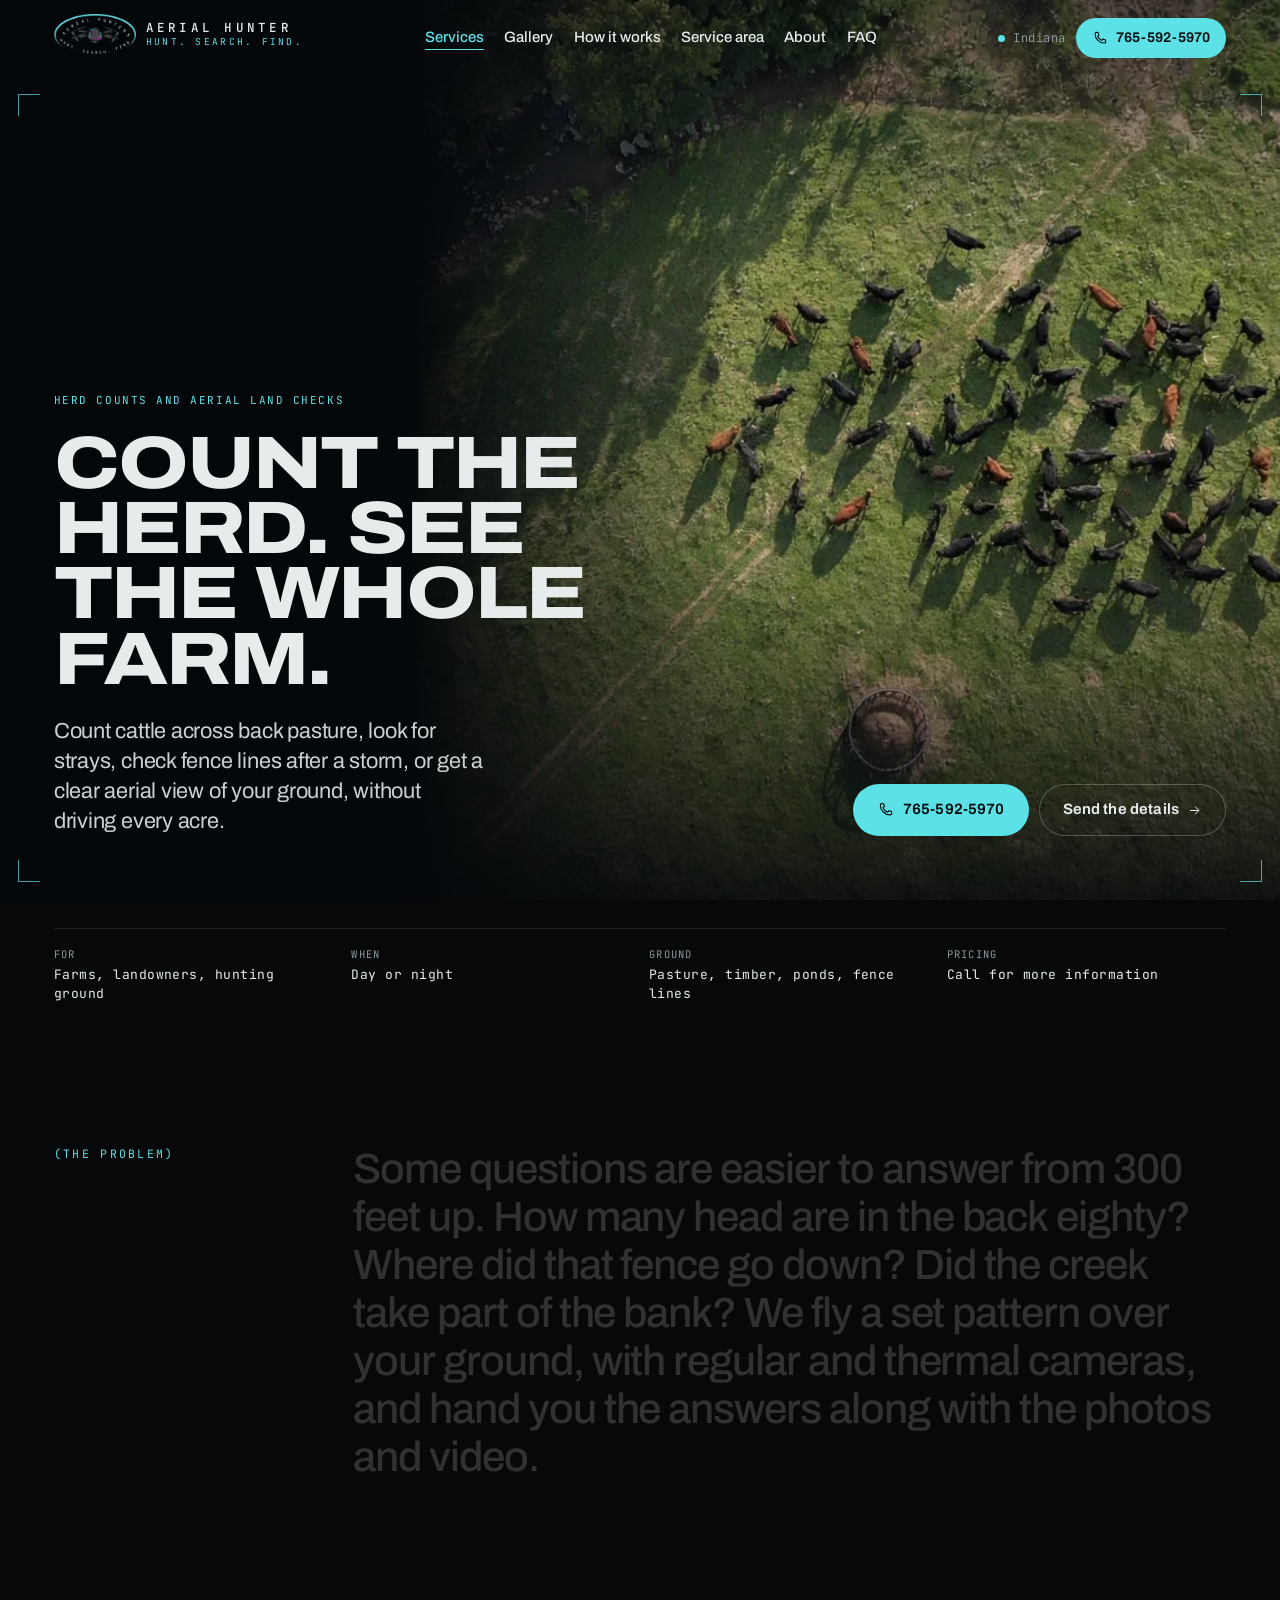
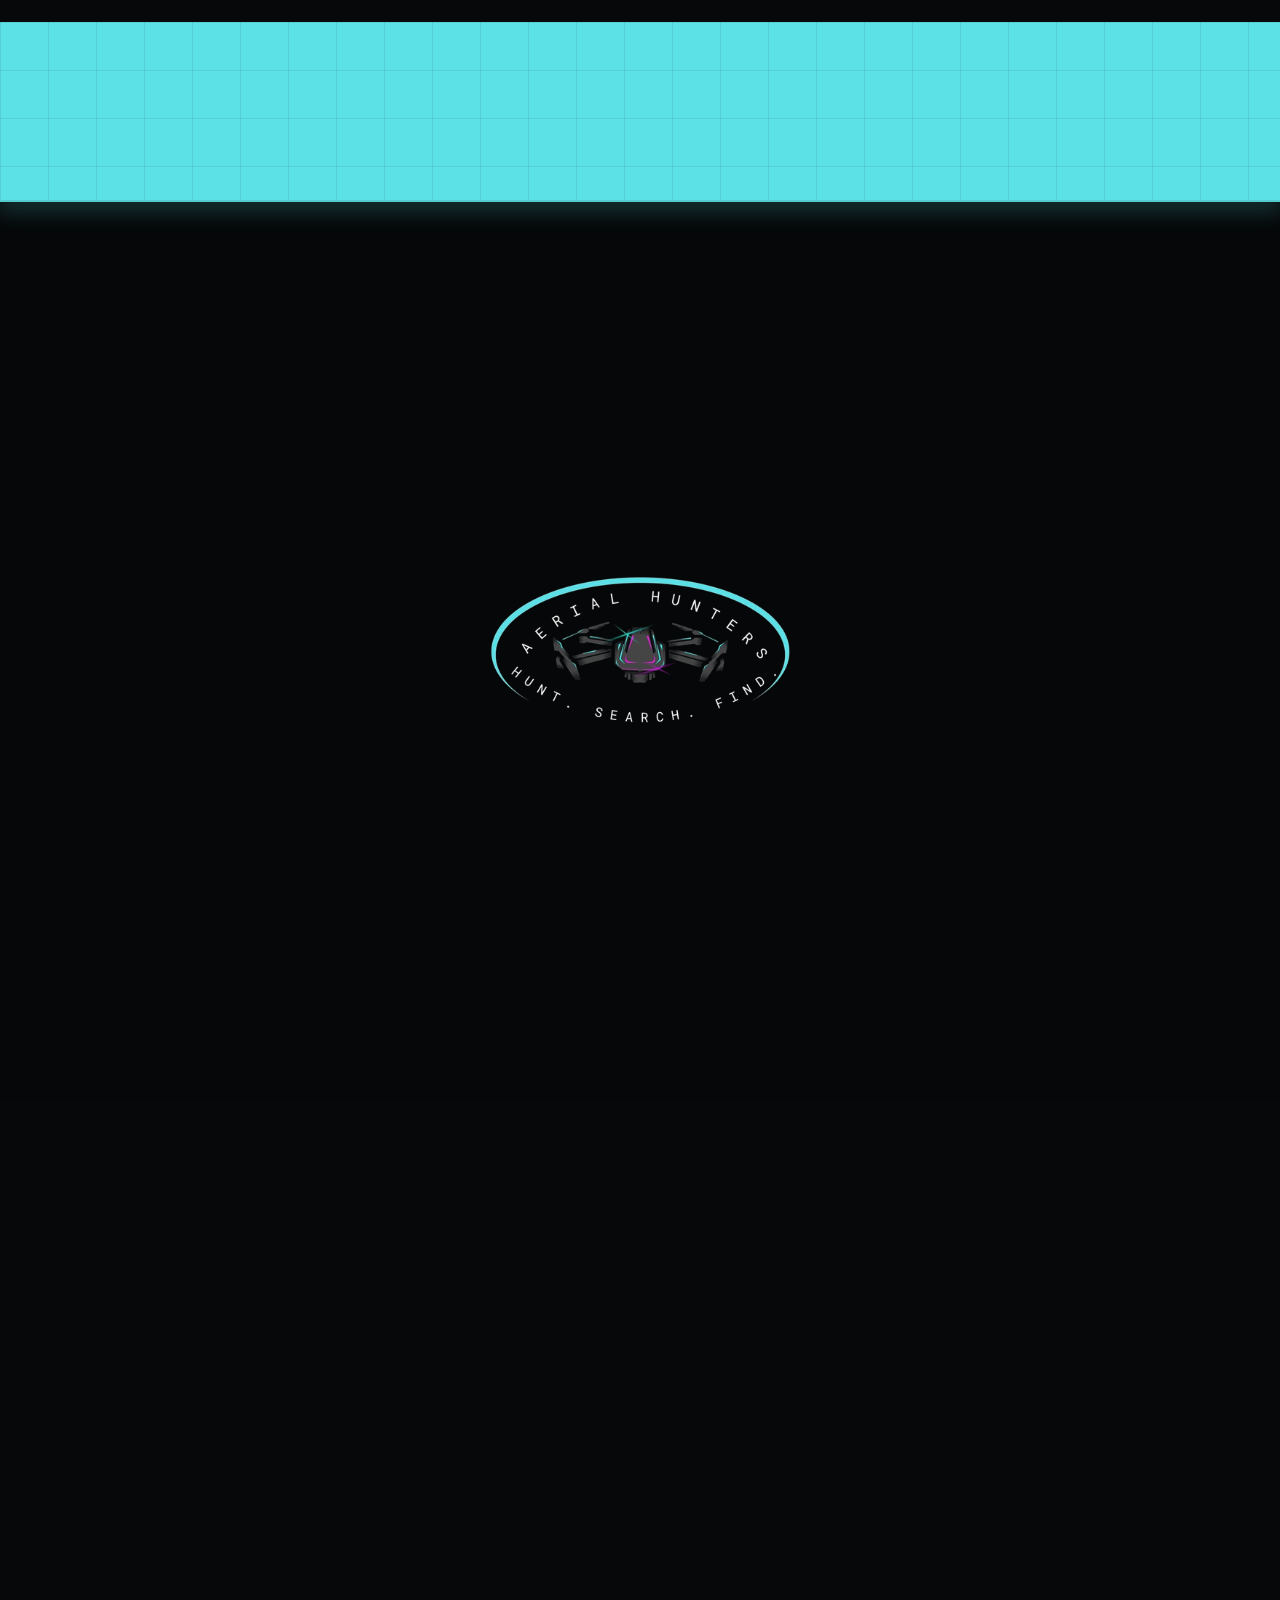
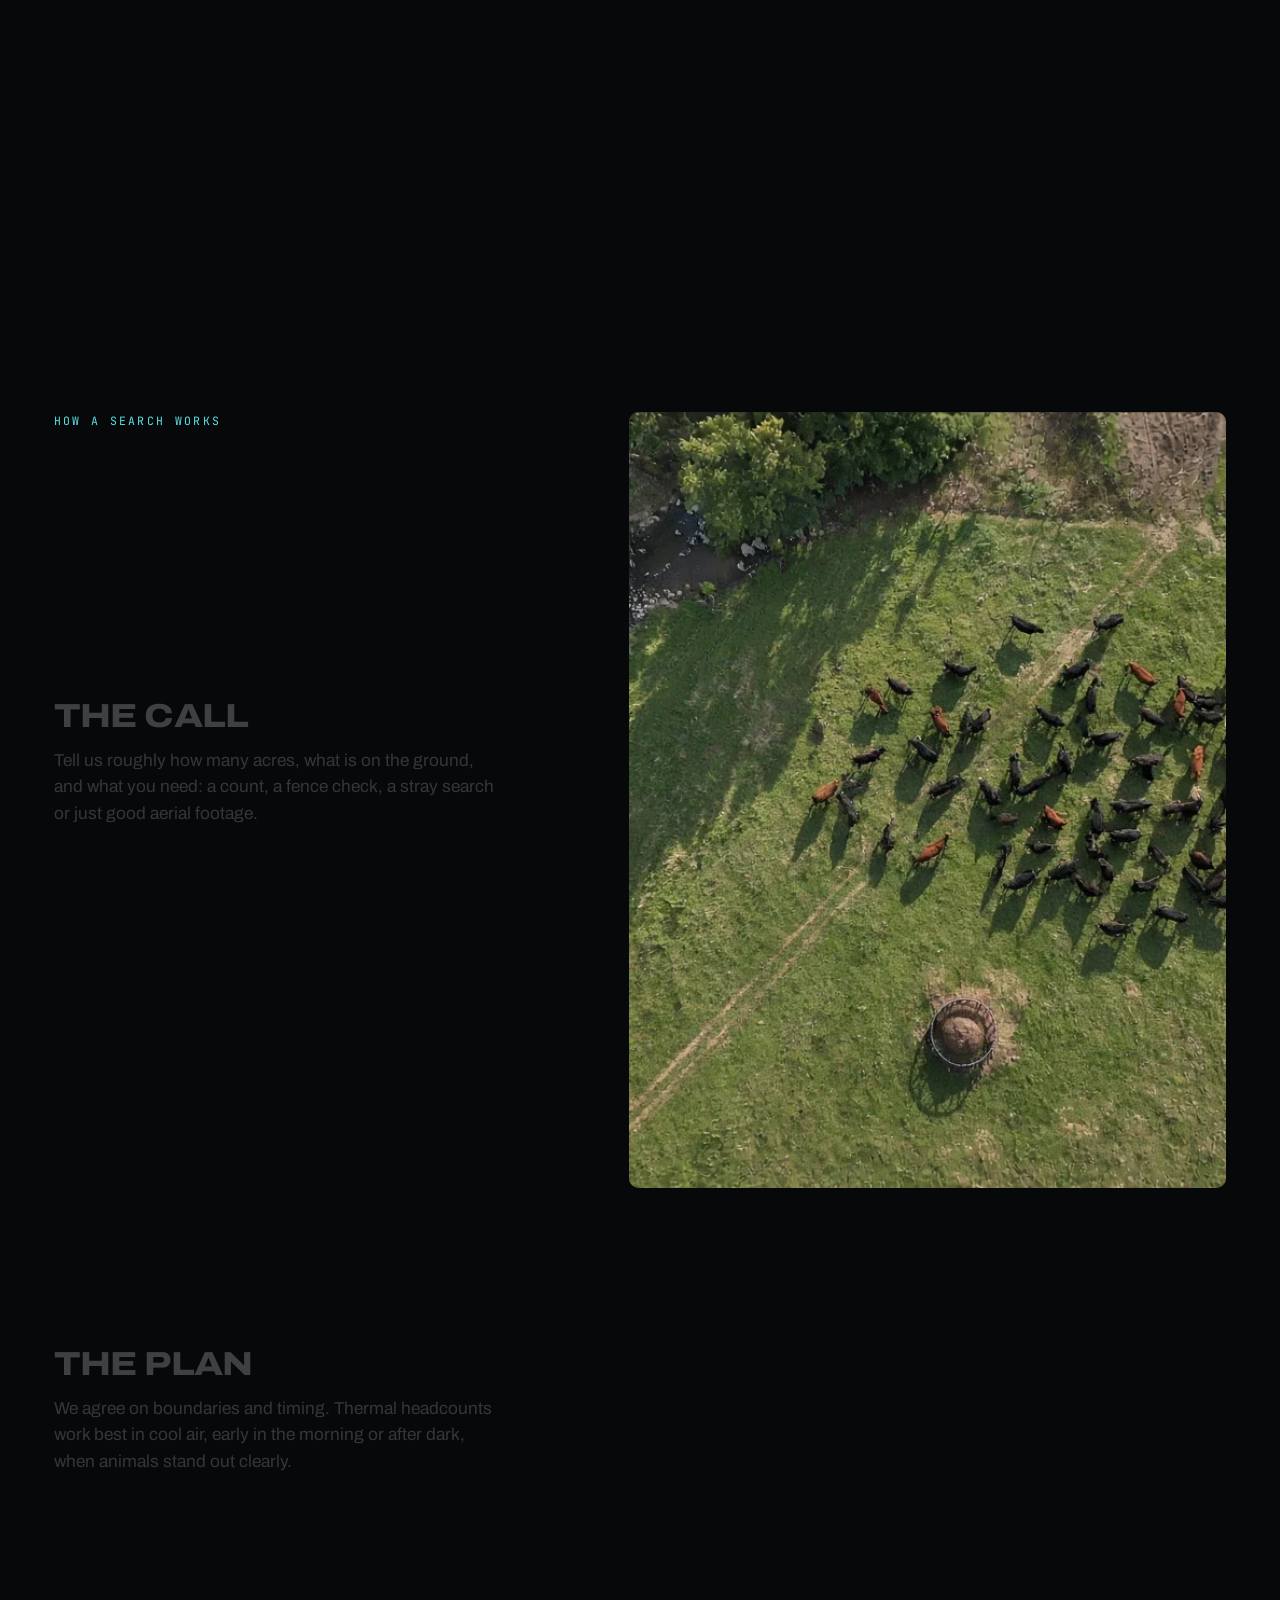
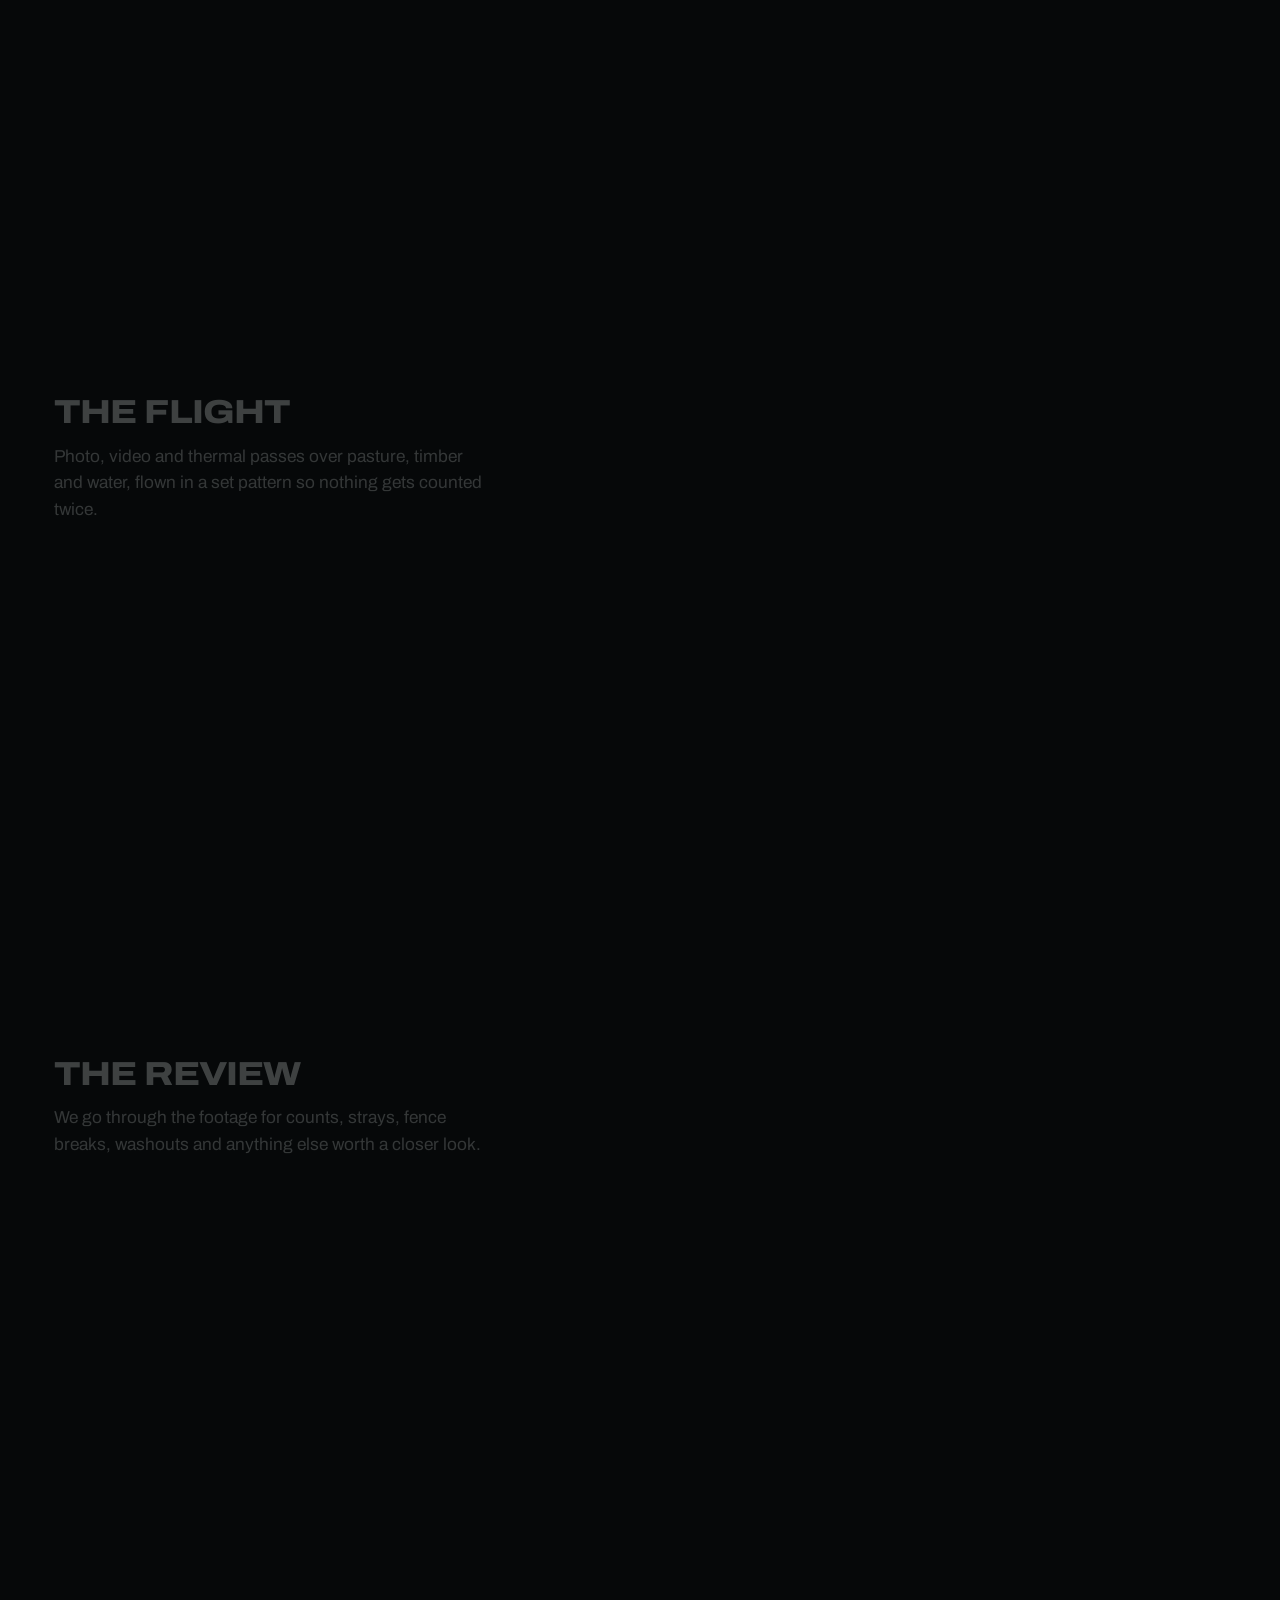
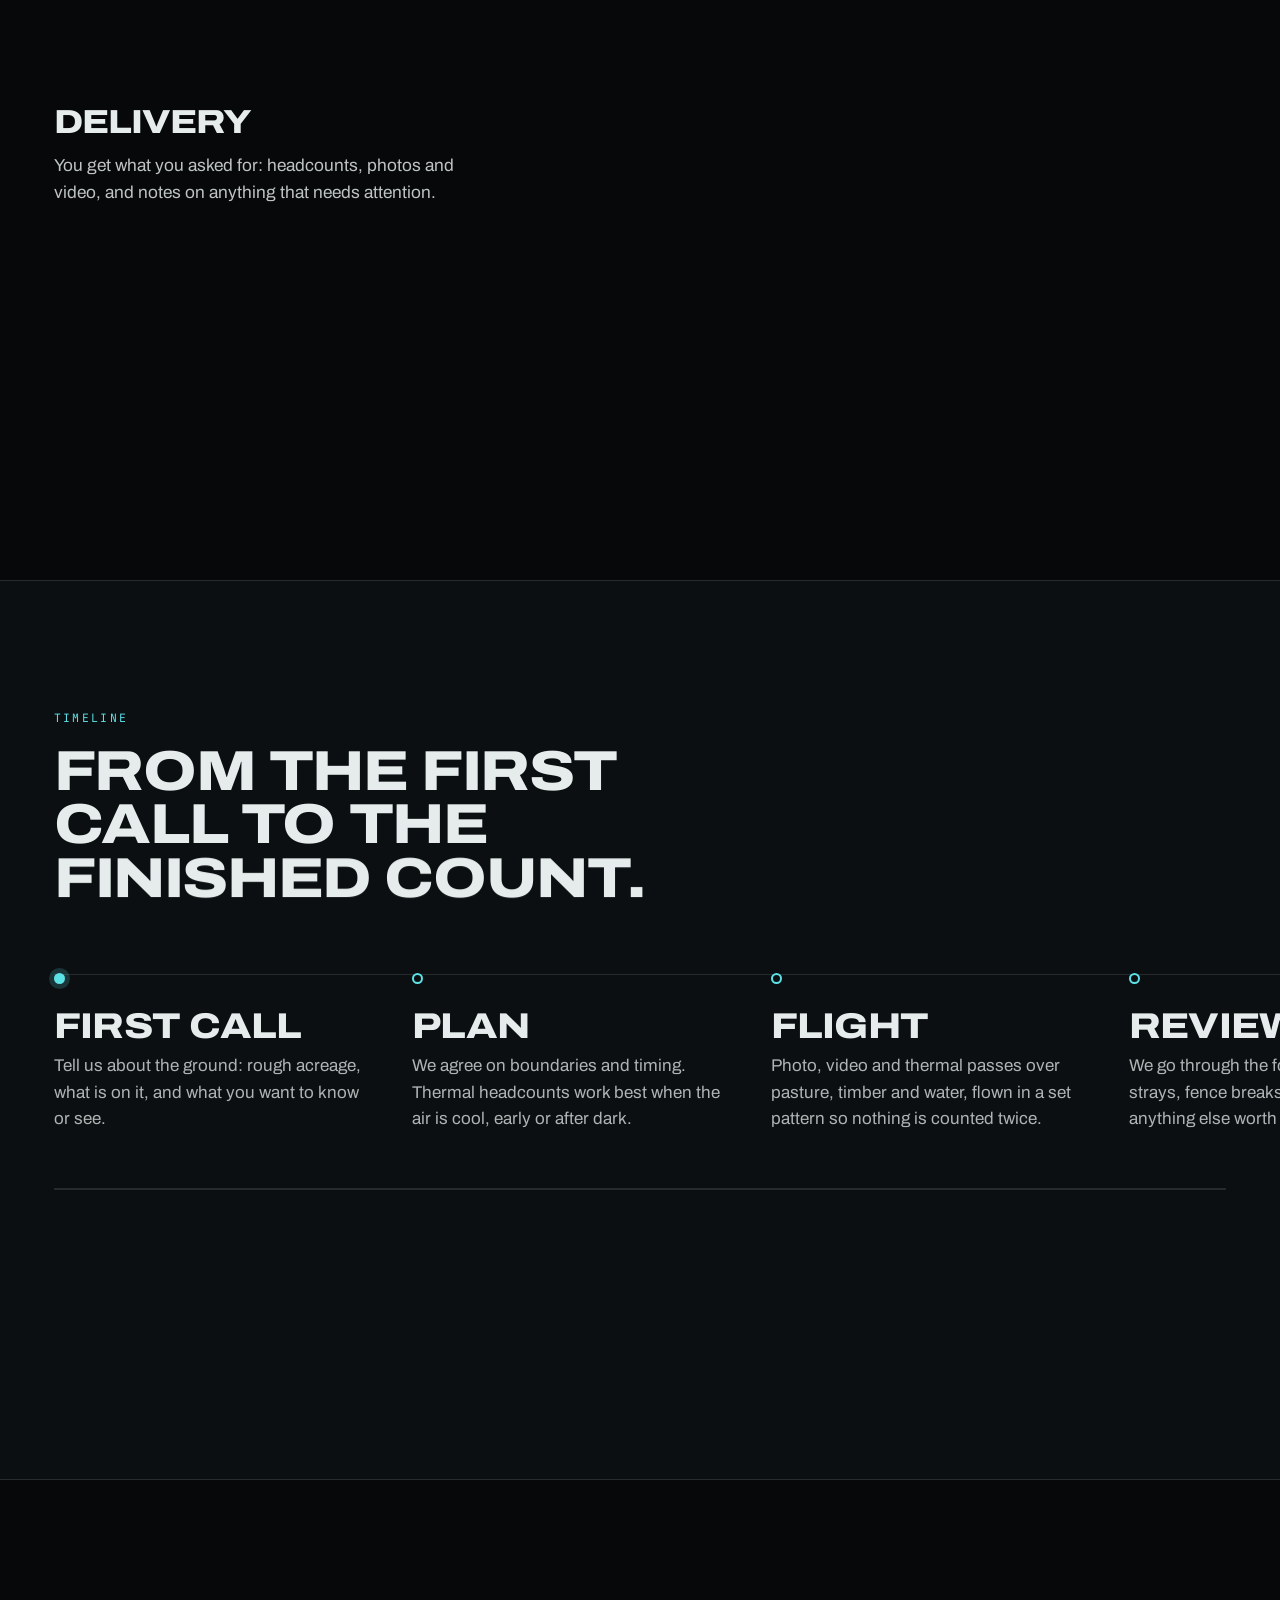
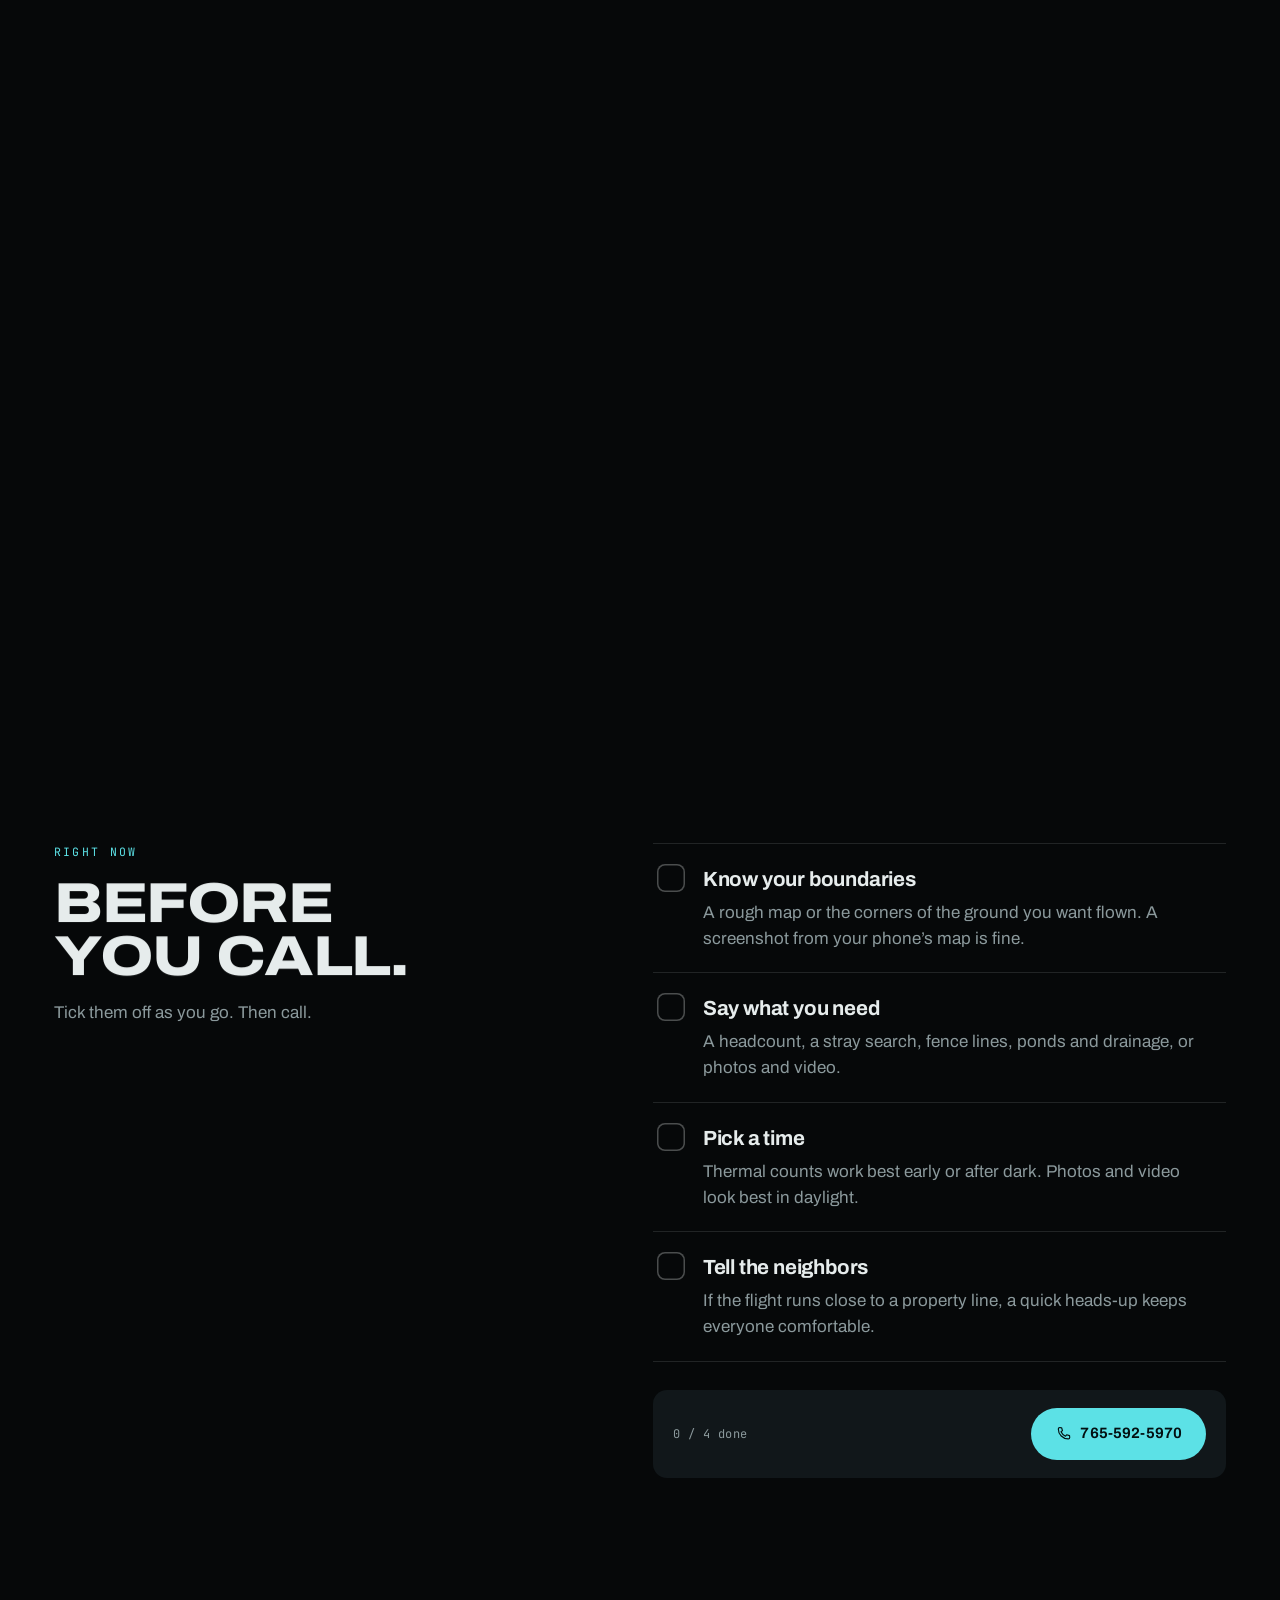
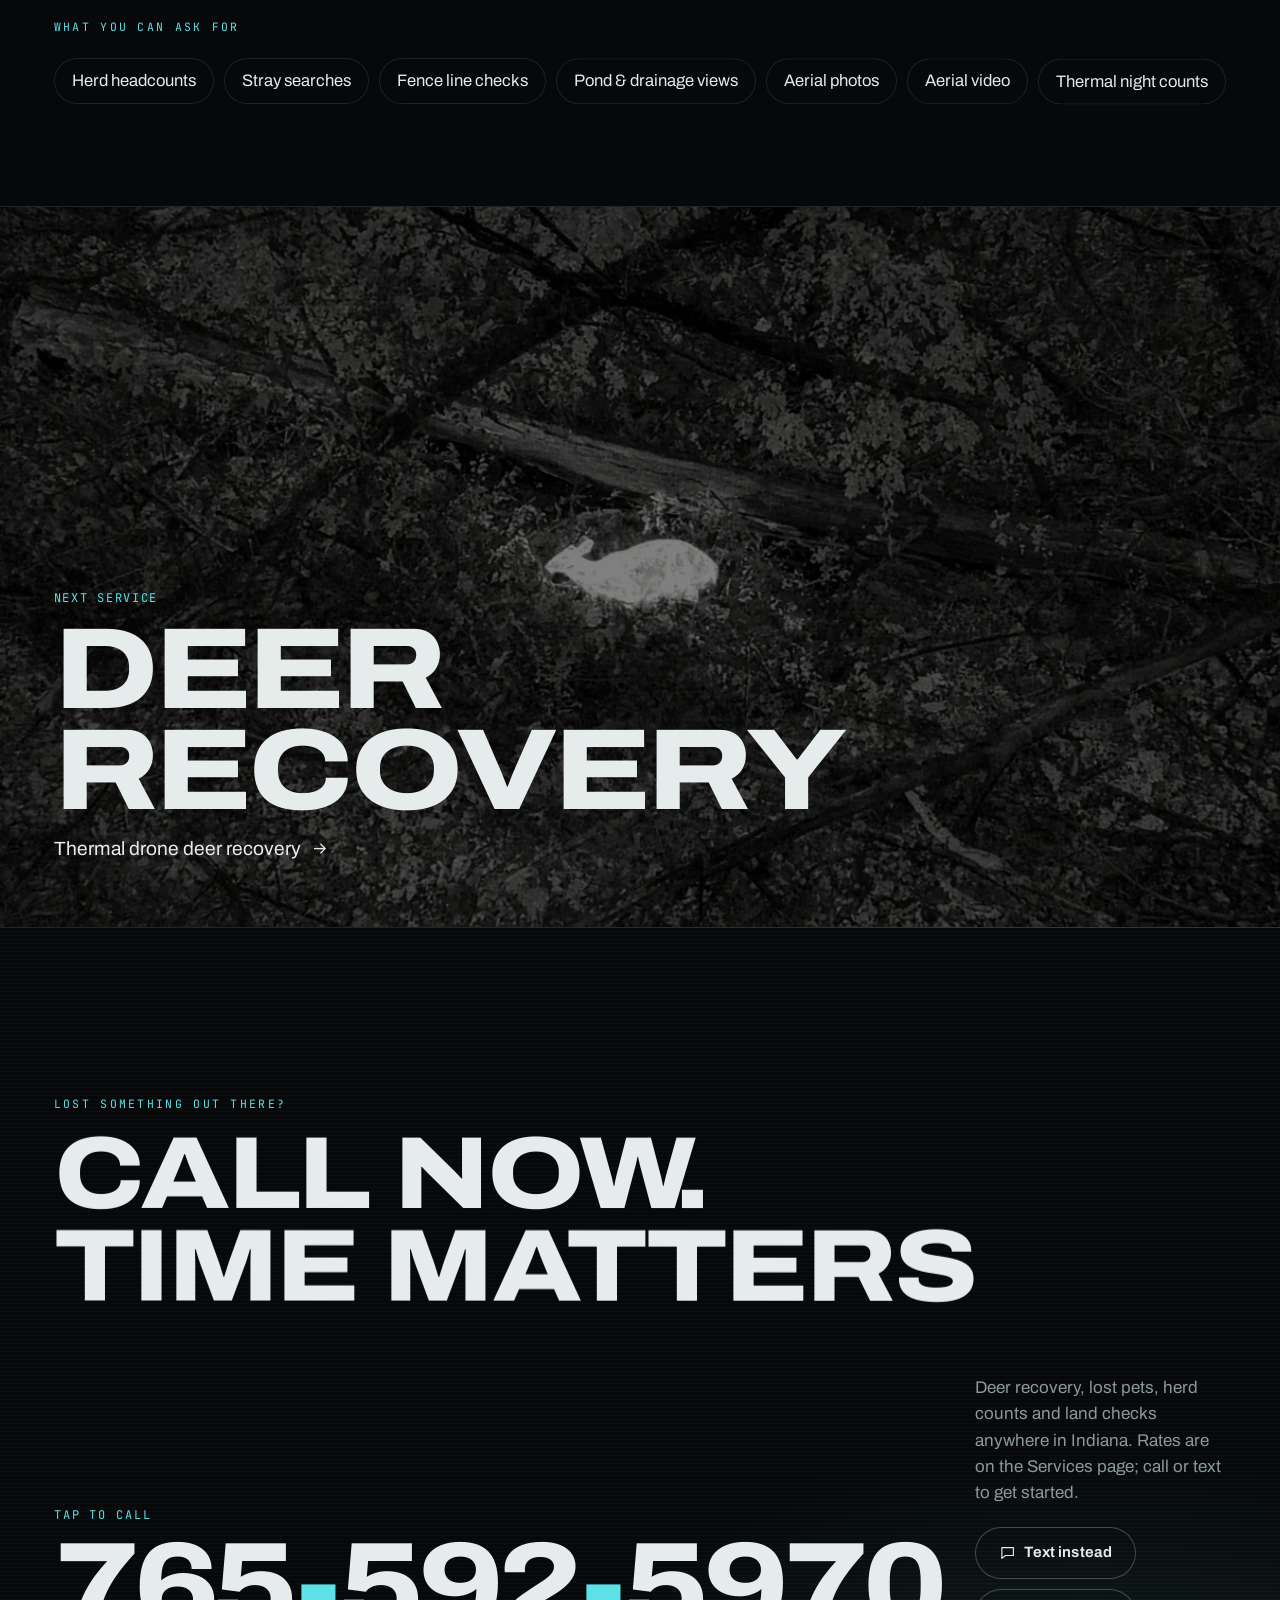
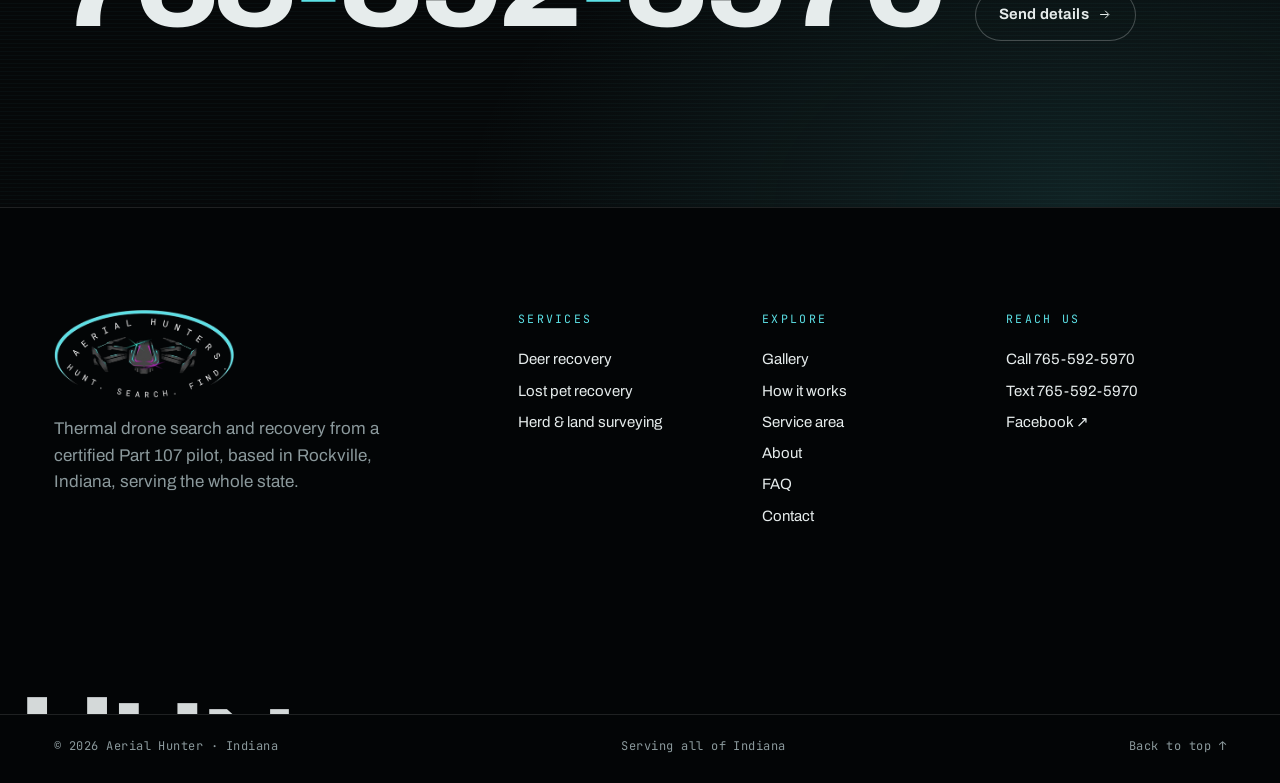
<file: services/herd-land-surveying/index.html>
<!doctype html>
<html lang="en" class="no-js">
<head>
<meta charset="utf-8">
<meta name="viewport" content="width=device-width, initial-scale=1, viewport-fit=cover">
<title>Herd &amp; Land Surveying · Aerial Hunter</title>
<meta name="description" content="Herd &amp; Land Surveying by thermal drone anywhere in Indiana. Count cattle across back pasture, look for strays, check fence lines after a storm, or get a clear aerial view of your ground, without driving every acre.">
<meta name="theme-color" content="#060809">
<meta property="og:title" content="Herd &amp; Land Surveying · Aerial Hunter">
<meta property="og:description" content="Herd &amp; Land Surveying by thermal drone anywhere in Indiana. Count cattle across back pasture, look for strays, check fence lines after a storm, or get a clear aerial view of your ground, without driving every acre.">
<meta property="og:image" content="https://justuseflint.github.io/aerial-hunter/assets/img/og.jpg">
<meta name="format-detection" content="telephone=no">
<link rel="icon" href="../../assets/img/favicon.png" type="image/png">
<link rel="apple-touch-icon" href="../../assets/img/logo-square.png">
<link rel="preconnect" href="https://fonts.googleapis.com"><link rel="preconnect" href="https://fonts.gstatic.com" crossorigin>
<link rel="stylesheet" href="https://fonts.googleapis.com/css2?family=Archivo:wdth,wght@62..125,300..900&family=JetBrains+Mono:wght@400;500&display=swap">
<link rel="stylesheet" href="../../assets/css/site.css?v=480">
<script type="application/ld+json">{"@context":"https://schema.org","@type":"LocalBusiness","name":"Aerial Hunter","slogan":"Hunt. Search. Find.","telephone":"+1-765-592-5970","areaServed":{"@type":"State","name":"Indiana"},"sameAs":["https://www.facebook.com/people/Aerial-Hunter/61583336984487/"],"description":"Thermal drone deer recovery, lost pet recovery and herd and land surveying."}</script>
<script>(function(d,w){var h=d.documentElement;h.className=h.className.replace('no-js','js');var rm=w.matchMedia&&w.matchMedia('(prefers-reduced-motion: reduce)').matches;if(!rm){h.classList.add('motion');try{if(sessionStorage.getItem('ah-pt')==='1')h.classList.add('pt-in')}catch(e){}}else{h.classList.add('no-motion')}setTimeout(function(){if(!w.__ahReady){h.classList.remove('motion','pt-in');h.classList.add('no-motion')}},4000)})(document,window)</script>
</head>
<body class="p-case svc-herd" id="top">
<div class="pt" aria-hidden="true"><div class="pt-in-wm"><img src="../../assets/img/logo-sm.png" alt="" width="412" height="202"></div><span class="pt-scan"></span></div>
<a class="skip" href="#main">Skip to content</a>
<header class="hdr" data-hdr>
  <div class="hdr-in">
    <a class="hdr-logo" href="../../" aria-label="Aerial Hunter home"><span class="logo "><img src="../../assets/img/logo-sm.png" alt="" width="412" height="202"><span class="logo-t"><b>Aerial Hunter</b><i>Hunt. Search. Find.</i></span></span></a>
    <nav class="hdr-nav" aria-label="Primary"><a href="../../services/" aria-current="page" class="ul">Services</a><a href="../../gallery/" class="ul">Gallery</a><a href="../../how-it-works/" class="ul">How it works</a><a href="../../service-area/" class="ul">Service area</a><a href="../../about/" class="ul">About</a><a href="../../faq/" class="ul">FAQ</a></nav>
    <div class="hdr-r">
      <span class="hdr-status mono"><i></i>Indiana</span>
      <a class="btn btn-sm hdr-cta" href="tel:+17655925970" data-magnetic><span><svg class="ico" viewBox="0 0 24 24" aria-hidden="true"><path d="M6.6 3.5l2.6.3 1.2 4-2 1.6a12 12 0 006.2 6.2l1.6-2 4 1.2.3 2.6c0 1-.9 2-2 2C10.8 19.4 4.6 13.2 4.6 5.5c0-1.1 1-2 2-2z" fill="none" stroke="currentColor" stroke-width="1.6" stroke-linejoin="round"/></svg>765-592-5970</span></a>
      <a class="hdr-callm" href="tel:+17655925970" aria-label="Call 765-592-5970"><svg class="ico" viewBox="0 0 24 24" aria-hidden="true"><path d="M6.6 3.5l2.6.3 1.2 4-2 1.6a12 12 0 006.2 6.2l1.6-2 4 1.2.3 2.6c0 1-.9 2-2 2C10.8 19.4 4.6 13.2 4.6 5.5c0-1.1 1-2 2-2z" fill="none" stroke="currentColor" stroke-width="1.6" stroke-linejoin="round"/></svg></a>
      <button class="menu-btn" type="button" aria-expanded="false" aria-controls="menu" data-menu-btn><span class="mb-t"><span>Menu</span><span>Close</span></span><span class="mb-i"><i></i><i></i></span></button>
    </div>
  </div>
</header>
<div class="menu" id="menu" data-menu aria-hidden="true">
  <nav class="menu-nav" aria-label="Mobile"><a href="../../"><span class="mn-t">Home</span></a><a href="../../services/"><span class="mn-t">Services</span></a><a href="../../gallery/"><span class="mn-t">Gallery</span></a><a href="../../how-it-works/"><span class="mn-t">How it works</span></a><a href="../../service-area/"><span class="mn-t">Service area</span></a><a href="../../about/"><span class="mn-t">About</span></a><a href="../../faq/"><span class="mn-t">FAQ</span></a><a href="../../contact/"><span class="mn-t">Contact</span></a></nav>
  <div class="menu-foot">
    <a class="menu-call" href="tel:+17655925970"><svg class="ico" viewBox="0 0 24 24" aria-hidden="true"><path d="M6.6 3.5l2.6.3 1.2 4-2 1.6a12 12 0 006.2 6.2l1.6-2 4 1.2.3 2.6c0 1-.9 2-2 2C10.8 19.4 4.6 13.2 4.6 5.5c0-1.1 1-2 2-2z" fill="none" stroke="currentColor" stroke-width="1.6" stroke-linejoin="round"/></svg><span><span class="eyebrow">Call or text</span>765-592-5970</span></a>
    <a class="ul mono" href="https://www.facebook.com/people/Aerial-Hunter/61583336984487/" target="_blank" rel="noopener">Facebook ↗</a>
  </div>
</div>
<main id="main">

<section class="csh-full svc-herd">
  <div class="csh-media" data-hero-media><img src="../../assets/img/cattle-aerial.webp" alt="Aerial view of a herd of beef cattle in a pasture beside a creek" width="1280" height="720" loading="lazy" decoding="async" loading="eager"></div>
  <div class="csh-hud" aria-hidden="true"><span class="hc hc-tl"></span><span class="hc hc-tr"></span><span class="hc hc-bl"></span><span class="hc hc-br"></span></div>
  <div class="csh-over wrap">
    <p class="cs-eb mono" data-fade><span>Herd counts and aerial land checks</span></p>
    <h1 class="cs-title" data-split="hero">Count the herd. See the whole farm.</h1>
    <div class="csh-row">
      <p class="lead" data-fade>Count cattle across back pasture, look for strays, check fence lines after a storm, or get a clear aerial view of your ground, without driving every acre.</p>
      <div class="csh-ctas" data-fade><a class="btn btn-call " href="tel:+17655925970" data-magnetic data-cursor="Call"><span><svg class="ico" viewBox="0 0 24 24" aria-hidden="true"><path d="M6.6 3.5l2.6.3 1.2 4-2 1.6a12 12 0 006.2 6.2l1.6-2 4 1.2.3 2.6c0 1-.9 2-2 2C10.8 19.4 4.6 13.2 4.6 5.5c0-1.1 1-2 2-2z" fill="none" stroke="currentColor" stroke-width="1.6" stroke-linejoin="round"/></svg>765-592-5970</span></a><a class="btn btn-ghost" href="../../contact/?service=herd-land-surveying"><span>Send the details <svg class="arr" viewBox="0 0 24 24" aria-hidden="true"><path d="M5 12h13M13 6l6 6-6 6" fill="none" stroke="currentColor" stroke-width="1.6"/></svg></span></a></div>
    </div>
  </div>
</section>
<div class="cs-metawrap wrap"><dl class="cs-meta mono"><div><dt>For</dt><dd>Farms, landowners, hunting ground</dd></div><div><dt>When</dt><dd>Day or night</dd></div><div><dt>Ground</dt><dd>Pasture, timber, ponds, fence lines</dd></div><div><dt>Pricing</dt><dd>Call for more information</dd></div></dl></div>

<section class="cs-sec cs-brief wrap grid">
  <p class="eyebrow cs-k" data-fade>(The problem)</p>
  <p class="focus" data-focus>Some questions are easier to answer from 300 feet up. How many head are in the back eighty? Where did that fence go down? Did the creek take part of the bank? We fly a set pattern over your ground, with regular and thermal cameras, and hand you the answers along with the photos and video.</p>
</section>

<section class="cs-zoom" data-zoom aria-hidden="true"><div class="cz-in"><span class="cz-w">Count.</span></div><div class="cz-grid"></div></section>

<section class="cs-chapters wrap" data-chapters aria-labelledby="ch-h">
  <div class="cc-list">
    <p class="eyebrow cs-k" id="ch-h">How a search works</p>
    <article class="cc-ch">
      <h2 class="cs-h3">The call</h2>
      <p>Tell us roughly how many acres, what is on the ground, and what you need: a count, a fence check, a stray search or just good aerial footage.</p>
      <div class="cc-mob"><img src="../../assets/img/pilot-dusk.webp" alt="" width="864" height="1152" loading="lazy" decoding="async"></div>
    </article><article class="cc-ch">
      <h2 class="cs-h3">The plan</h2>
      <p>We agree on boundaries and timing. Thermal headcounts work best in cool air, early in the morning or after dark, when animals stand out clearly.</p>
      <div class="cc-mob"><img src="../../assets/img/land-ortho.webp" alt="" width="1152" height="864" loading="lazy" decoding="async"></div>
    </article><article class="cc-ch">
      <h2 class="cs-h3">The flight</h2>
      <p>Photo, video and thermal passes over pasture, timber and water, flown in a set pattern so nothing gets counted twice.</p>
      <div class="cc-mob"><img src="../../assets/img/thermal-herd.webp" alt="" width="1152" height="864" loading="lazy" decoding="async"></div>
    </article><article class="cc-ch">
      <h2 class="cs-h3">The review</h2>
      <p>We go through the footage for counts, strays, fence breaks, washouts and anything else worth a closer look.</p>
      <div class="cc-mob"><div class="plate-hud"><img src="../../assets/img/thermal-herd.webp" alt="" width="1152" height="864" loading="lazy" decoding="async"><span class="ph-lock" style="left:50%;top:50%"></span><span class="ph-t mono">HEADCOUNT · REVIEW</span><span class="ph-k mono">ZOOM · RANGE · MARK</span><span class="hc hc-tl"></span><span class="hc hc-tr"></span><span class="hc hc-bl"></span><span class="hc hc-br"></span></div></div>
    </article><article class="cc-ch">
      <h2 class="cs-h3">Delivery</h2>
      <p>You get what you asked for: headcounts, photos and video, and notes on anything that needs attention.</p>
      <div class="cc-mob"><img src="../../assets/img/cattle-aerial.webp" alt="" width="1280" height="720" loading="lazy" decoding="async"></div>
    </article>
  </div>
  <div class="cc-media" aria-hidden="true">
    <div class="cc-plate on"><img src="../../assets/img/pilot-dusk.webp" alt="" width="864" height="1152" loading="lazy" decoding="async"></div><div class="cc-plate"><img src="../../assets/img/land-ortho.webp" alt="" width="1152" height="864" loading="lazy" decoding="async"></div><div class="cc-plate"><img src="../../assets/img/thermal-herd.webp" alt="" width="1152" height="864" loading="lazy" decoding="async"></div><div class="cc-plate"><div class="plate-hud"><img src="../../assets/img/thermal-herd.webp" alt="" width="1152" height="864" loading="lazy" decoding="async"><span class="ph-lock" style="left:50%;top:50%"></span><span class="ph-t mono">HEADCOUNT · REVIEW</span><span class="ph-k mono">ZOOM · RANGE · MARK</span><span class="hc hc-tl"></span><span class="hc hc-tr"></span><span class="hc hc-bl"></span><span class="hc hc-br"></span></div></div><div class="cc-plate"><img src="../../assets/img/cattle-aerial.webp" alt="" width="1280" height="720" loading="lazy" decoding="async"></div>
  </div>
</section>

<section class="cs-tl" data-hscroll aria-labelledby="tl-h">
  <div class="tl-head wrap"><p class="eyebrow cs-k">Timeline</p><h2 id="tl-h" class="cs-h2" data-split>From the first call to the finished count.</h2></div>
  <ol class="tl-track"><li class="tl-step"><span class="tl-dot"></span><h3 class="tl-t">First call</h3><p>Tell us about the ground: rough acreage, what is on it, and what you want to know or see.</p></li><li class="tl-step"><span class="tl-dot"></span><h3 class="tl-t">Plan</h3><p>We agree on boundaries and timing. Thermal headcounts work best when the air is cool, early or after dark.</p></li><li class="tl-step"><span class="tl-dot"></span><h3 class="tl-t">Flight</h3><p>Photo, video and thermal passes over pasture, timber and water, flown in a set pattern so nothing is counted twice.</p></li><li class="tl-step"><span class="tl-dot"></span><h3 class="tl-t">Review</h3><p>We go through the footage for counts, strays, fence breaks, washouts and anything else worth a look.</p></li><li class="tl-step"><span class="tl-dot"></span><h3 class="tl-t">Deliver</h3><p>You get what you asked for: the count, the photos and video, and notes on anything that needs attention.</p></li></ol>
  <div class="tl-bar" aria-hidden="true"><span data-tl-progress></span></div>
</section>



<section class="cs-sec now wrap grid" aria-labelledby="now-h">
  <div class="now-h">
    <p class="eyebrow cs-k">Right now</p>
    <h2 id="now-h" class="cs-h2" data-split>Before you call.</h2>
    <p class="mute now-sub" data-fade>Tick them off as you go. Then call.</p>
  </div>
  <div class="now-b">
    <ol class="chk-list" data-checklist="herd-land-surveying"><li><label><input type="checkbox"><span class="ck" aria-hidden="true"></span><span class="ck-t"><b>Know your boundaries</b><span>A rough map or the corners of the ground you want flown. A screenshot from your phone’s map is fine.</span></span></label></li><li><label><input type="checkbox"><span class="ck" aria-hidden="true"></span><span class="ck-t"><b>Say what you need</b><span>A headcount, a stray search, fence lines, ponds and drainage, or photos and video.</span></span></label></li><li><label><input type="checkbox"><span class="ck" aria-hidden="true"></span><span class="ck-t"><b>Pick a time</b><span>Thermal counts work best early or after dark. Photos and video look best in daylight.</span></span></label></li><li><label><input type="checkbox"><span class="ck" aria-hidden="true"></span><span class="ck-t"><b>Tell the neighbors</b><span>If the flight runs close to a property line, a quick heads-up keeps everyone comfortable.</span></span></label></li></ol>
    <div class="now-call" data-fade><span class="mono" data-chk-count>0 / 4 done</span><a class="btn btn-call " href="tel:+17655925970" data-magnetic data-cursor="Call"><span><svg class="ico" viewBox="0 0 24 24" aria-hidden="true"><path d="M6.6 3.5l2.6.3 1.2 4-2 1.6a12 12 0 006.2 6.2l1.6-2 4 1.2.3 2.6c0 1-.9 2-2 2C10.8 19.4 4.6 13.2 4.6 5.5c0-1.1 1-2 2-2z" fill="none" stroke="currentColor" stroke-width="1.6" stroke-linejoin="round"/></svg>765-592-5970</span></a></div>
  </div>
</section>



<section class="caps-cloud wrap"><p class="eyebrow">What you can ask for</p><ul class="cloud"><li data-reveal>Herd headcounts</li><li data-reveal>Stray searches</li><li data-reveal>Fence line checks</li><li data-reveal>Pond & drainage views</li><li data-reveal>Aerial photos</li><li data-reveal>Aerial video</li><li data-reveal>Thermal night counts</li></ul></section>

<section class="cs-next">
  <a class="cn-a" href="../../services/deer-recovery/" data-cursor="Next">
    <span class="cn-media"><img src="../../assets/img/thermal-deer.webp" alt="" width="1280" height="720" loading="lazy" decoding="async"></span>
    <span class="cn-txt wrap"><span class="mono">Next service</span><span class="cn-t">Deer Recovery</span><span class="cn-s">Thermal drone deer recovery <svg class="arr" viewBox="0 0 24 24" aria-hidden="true"><path d="M5 12h13M13 6l6 6-6 6" fill="none" stroke="currentColor" stroke-width="1.6"/></svg></span></span>
  </a>
</section>
</main>
<section class="cta-band" aria-labelledby="cta-h">
  <div class="cta-scan" aria-hidden="true"></div>
  <div class="wrap cta-in">
    <p class="eyebrow">Lost something out there?</p>
    <h2 id="cta-h" class="h-xl cta-h" data-split>Call now. Time&nbsp;matters.</h2>
    <div class="cta-row">
      <a class="cta-phone" href="tel:+17655925970" data-cursor="Call"><span class="mono">Tap to call</span><span class="cta-num">765<i>-</i>592<i>-</i>5970</span></a>
      <div class="cta-side">
        <p>Deer recovery, lost pets, herd counts and land checks anywhere in Indiana. Rates are on the Services page; call or text to get started.</p>
        <div class="cta-btns"><a class="btn btn-ghost" href="sms:+17655925970"><span><svg class="ico" viewBox="0 0 24 24" aria-hidden="true"><path d="M4 5h16v11H9l-5 4z" fill="none" stroke="currentColor" stroke-width="1.6" stroke-linejoin="round"/></svg>Text instead</span></a><a class="btn btn-ghost" href="../../contact/"><span>Send details <svg class="arr" viewBox="0 0 24 24" aria-hidden="true"><path d="M5 12h13M13 6l6 6-6 6" fill="none" stroke="currentColor" stroke-width="1.6"/></svg></span></a></div>
      </div>
    </div>
  </div>
</section>
<footer class="ftr">
  <div class="wrap">
    <div class="ftr-grid">
      <div class="ftr-col ftr-brand">
        <img src="../../assets/img/logo-sm.png" alt="Aerial Hunters logo: Hunt. Search. Find." width="412" height="202" loading="lazy" class="ftr-logo">
        <p class="ftr-copy">Thermal drone search and recovery from a certified Part 107 pilot, based in Rockville, Indiana, serving the whole state.</p>
      </div>
      <div class="ftr-col">
        <p class="eyebrow">Services</p>
        <ul class="ftr-links"><li><a class="ul" href="../../services/deer-recovery/">Deer recovery</a></li><li><a class="ul" href="../../services/lost-pet-recovery/">Lost pet recovery</a></li><li><a class="ul" href="../../services/herd-land-surveying/">Herd & land surveying</a></li></ul>
      </div>
      <div class="ftr-col">
        <p class="eyebrow">Explore</p>
        <ul class="ftr-links"><li><a class="ul" href="../../gallery/">Gallery</a></li><li><a class="ul" href="../../how-it-works/">How it works</a></li><li><a class="ul" href="../../service-area/">Service area</a></li><li><a class="ul" href="../../about/">About</a></li><li><a class="ul" href="../../faq/">FAQ</a></li><li><a class="ul" href="../../contact/">Contact</a></li></ul>
      </div>
      <div class="ftr-col">
        <p class="eyebrow">Reach us</p>
        <ul class="ftr-links">
          <li><a class="ul" href="tel:+17655925970">Call 765-592-5970</a></li>
          <li><a class="ul" href="sms:+17655925970">Text 765-592-5970</a></li>
          <li><a class="ul" href="https://www.facebook.com/people/Aerial-Hunter/61583336984487/" target="_blank" rel="noopener">Facebook ↗</a></li>
        </ul>
      </div>
    </div>
  </div>
  <div class="ftr-wm" data-wm aria-hidden="true"><span>H</span><span>U</span><span>N</span><span>T</span><span class="dot">.</span><span>S</span><span>E</span><span>A</span><span>R</span><span>C</span><span>H</span><span class="dot">.</span><span>F</span><span>I</span><span>N</span><span>D</span><span class="dot">.</span></div>
  <div class="wrap ftr-base mono">
    <span>© 2026 Aerial Hunter · Indiana</span>
    <span>Serving all of Indiana</span>
    <a href="#top" class="ul">Back to top ↑</a>
  </div>
</footer>
<nav class="callbar" aria-label="Quick contact">
  <a class="cb-call" href="tel:+17655925970"><svg class="ico" viewBox="0 0 24 24" aria-hidden="true"><path d="M6.6 3.5l2.6.3 1.2 4-2 1.6a12 12 0 006.2 6.2l1.6-2 4 1.2.3 2.6c0 1-.9 2-2 2C10.8 19.4 4.6 13.2 4.6 5.5c0-1.1 1-2 2-2z" fill="none" stroke="currentColor" stroke-width="1.6" stroke-linejoin="round"/></svg><span>Call 765-592-5970</span></a>
  <a class="cb-sms" href="sms:+17655925970" aria-label="Text 765-592-5970"><svg class="ico" viewBox="0 0 24 24" aria-hidden="true"><path d="M4 5h16v11H9l-5 4z" fill="none" stroke="currentColor" stroke-width="1.6" stroke-linejoin="round"/></svg><span>Text</span></a>
</nav>
<div class="cursor" aria-hidden="true"><i></i><i></i><i></i><i></i><span class="cursor-t"></span></div>
<script src="../../assets/vendor/gsap.min.js" defer></script>
<script src="../../assets/vendor/ScrollTrigger.min.js" defer></script>
<script src="../../assets/vendor/lenis.min.js" defer></script>
<script src="../../assets/js/site.js?v=480" defer></script>

</body>
</html>
</file>
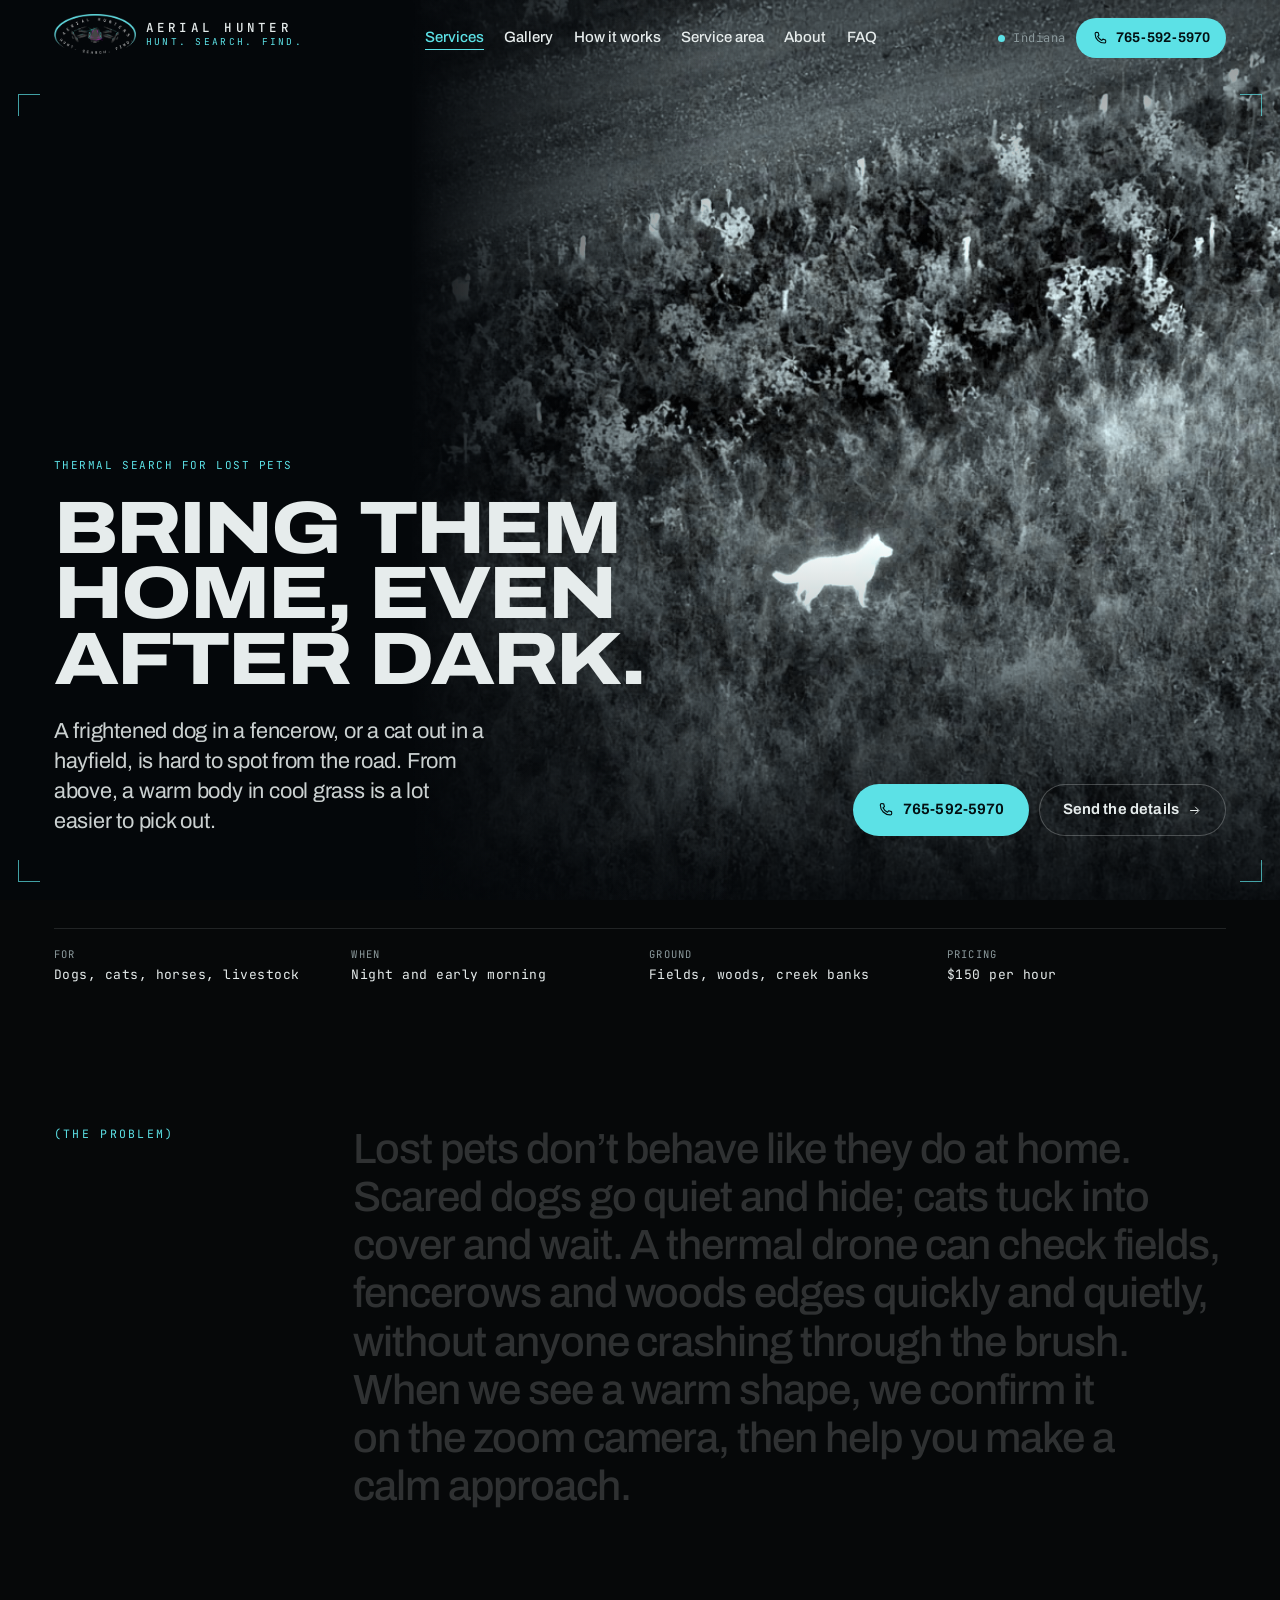
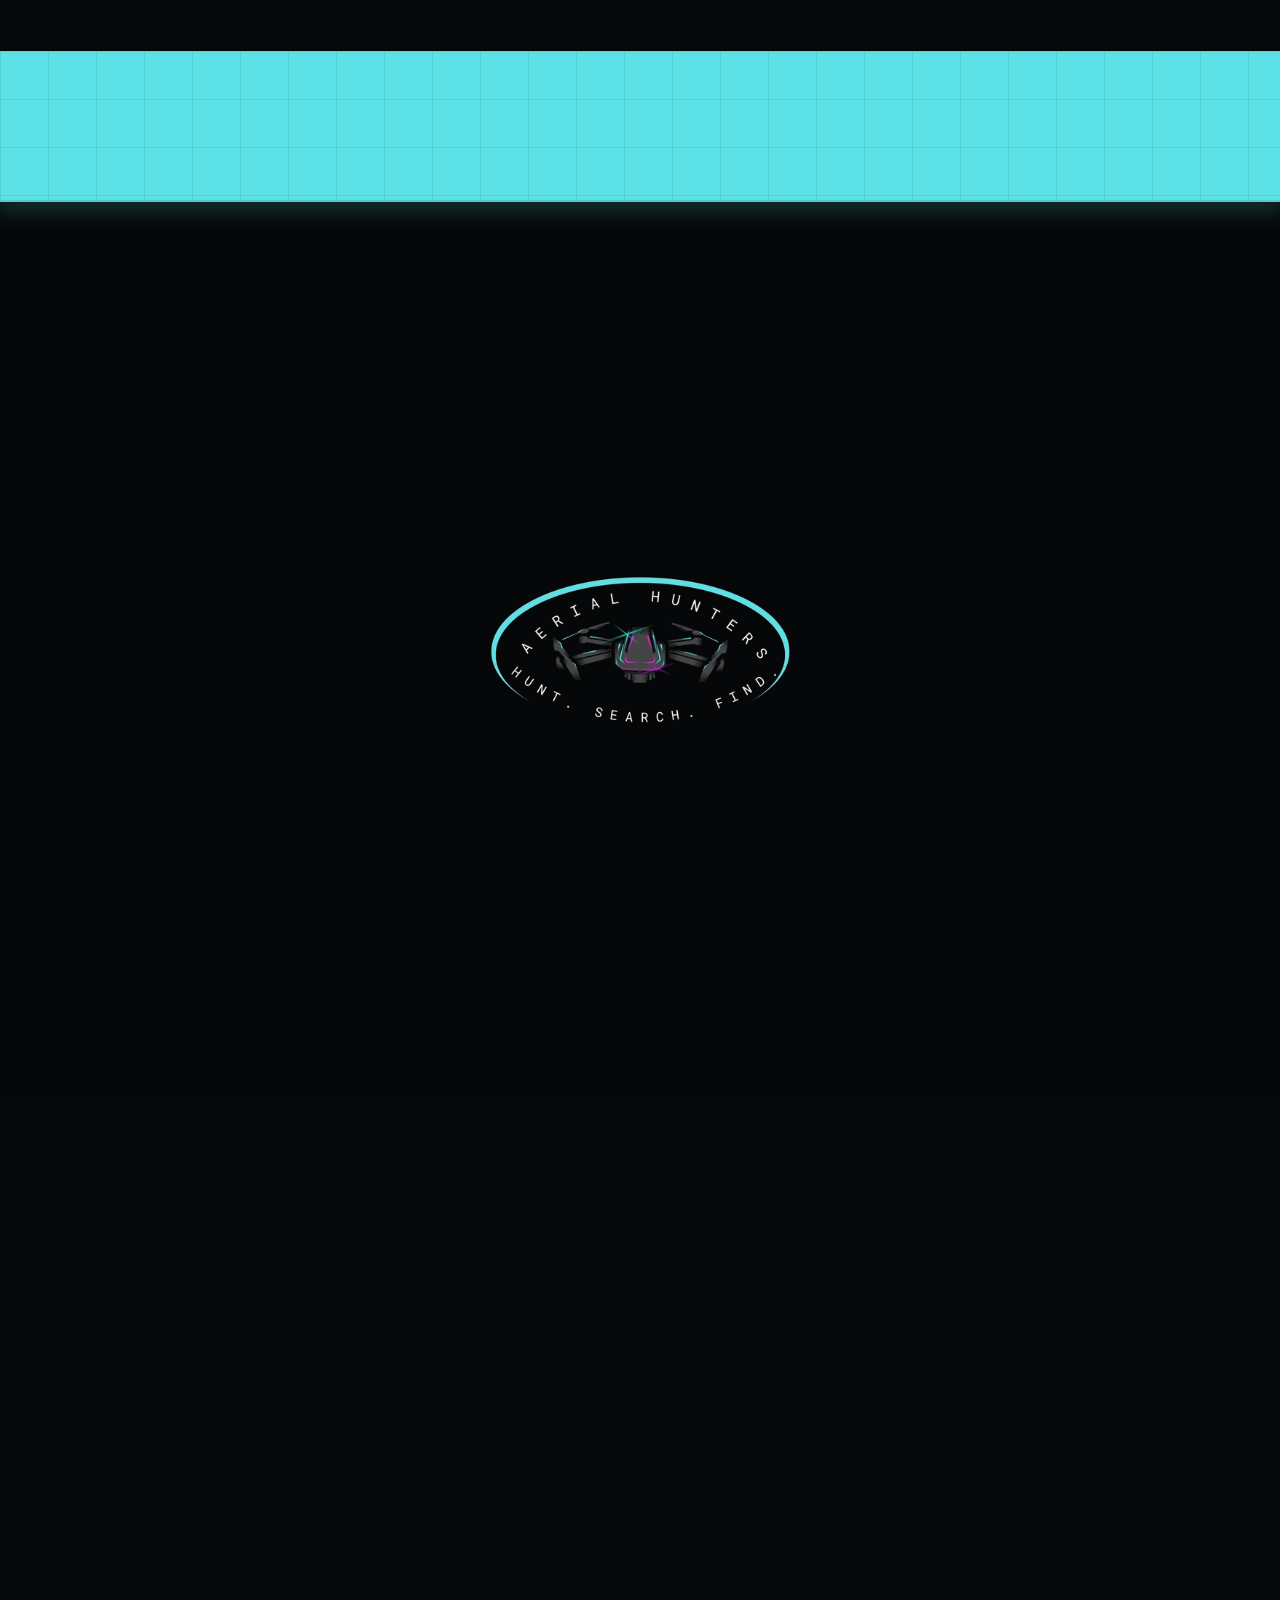
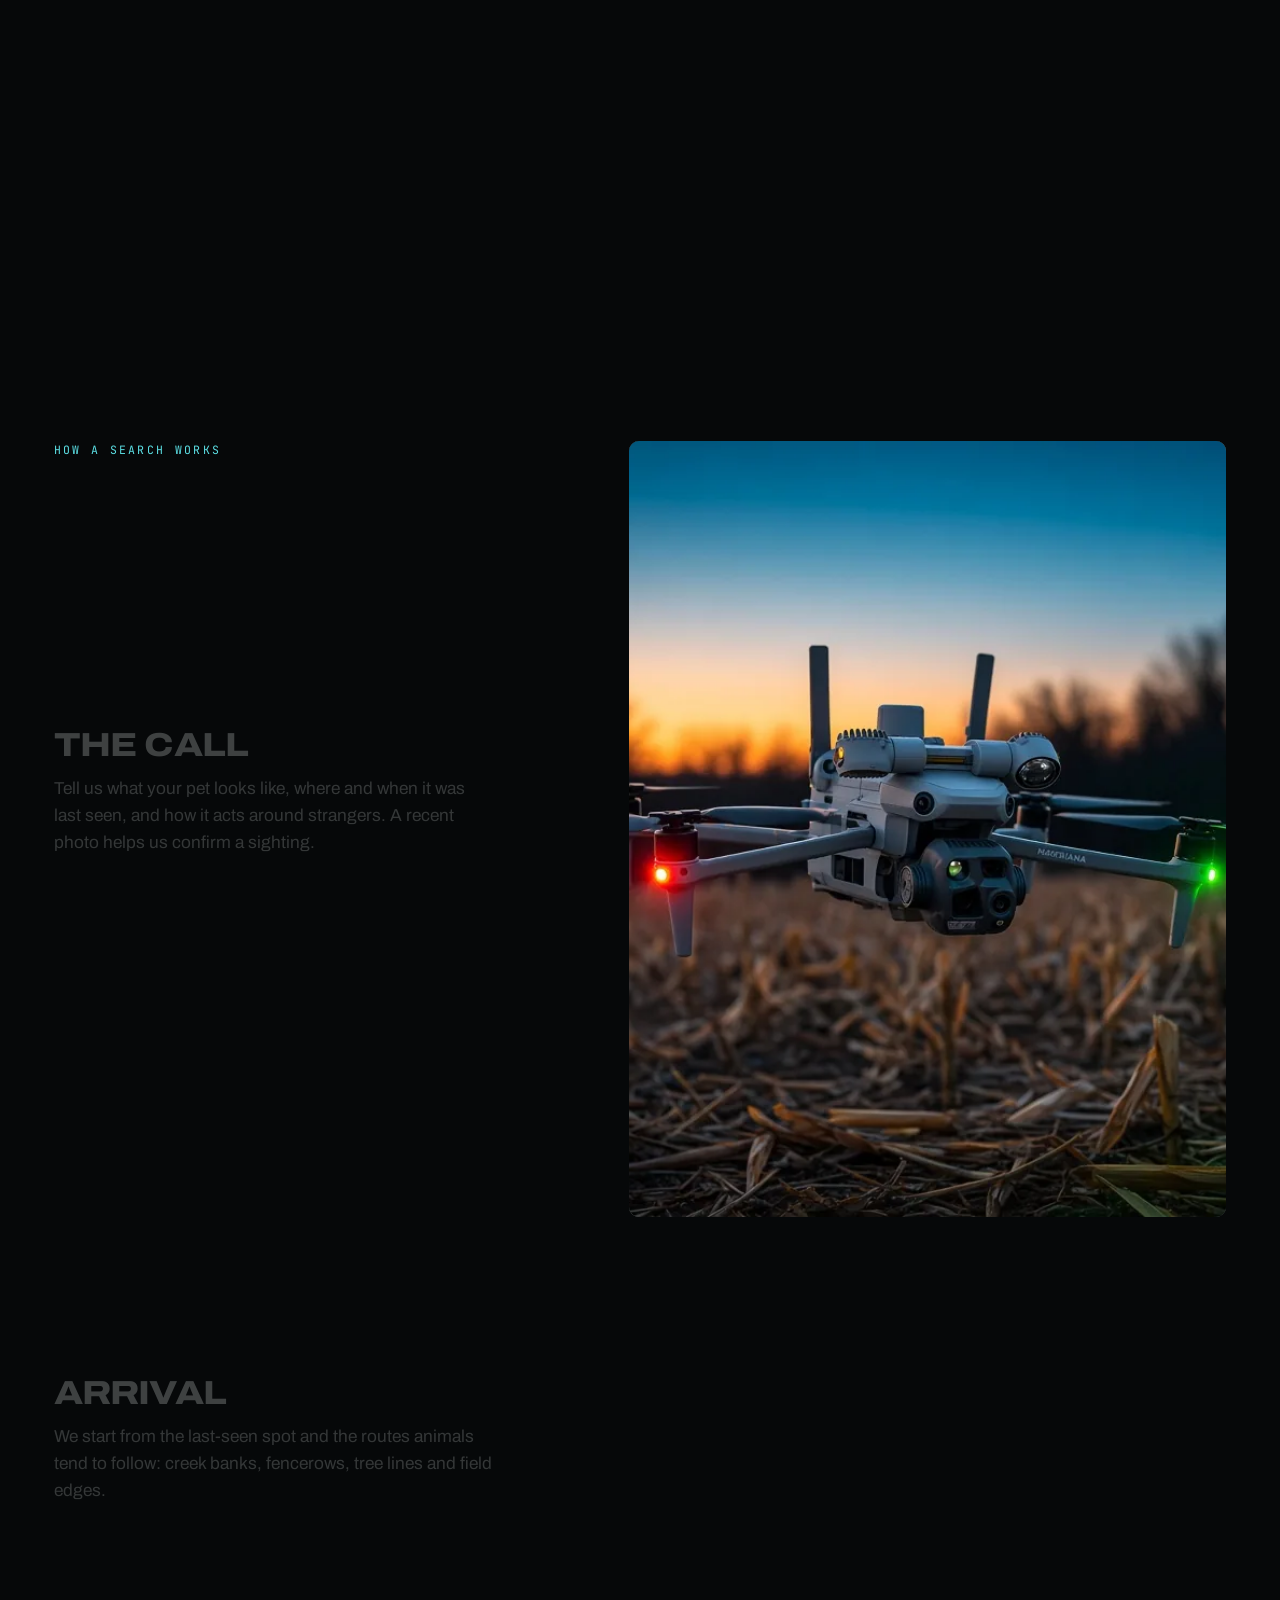
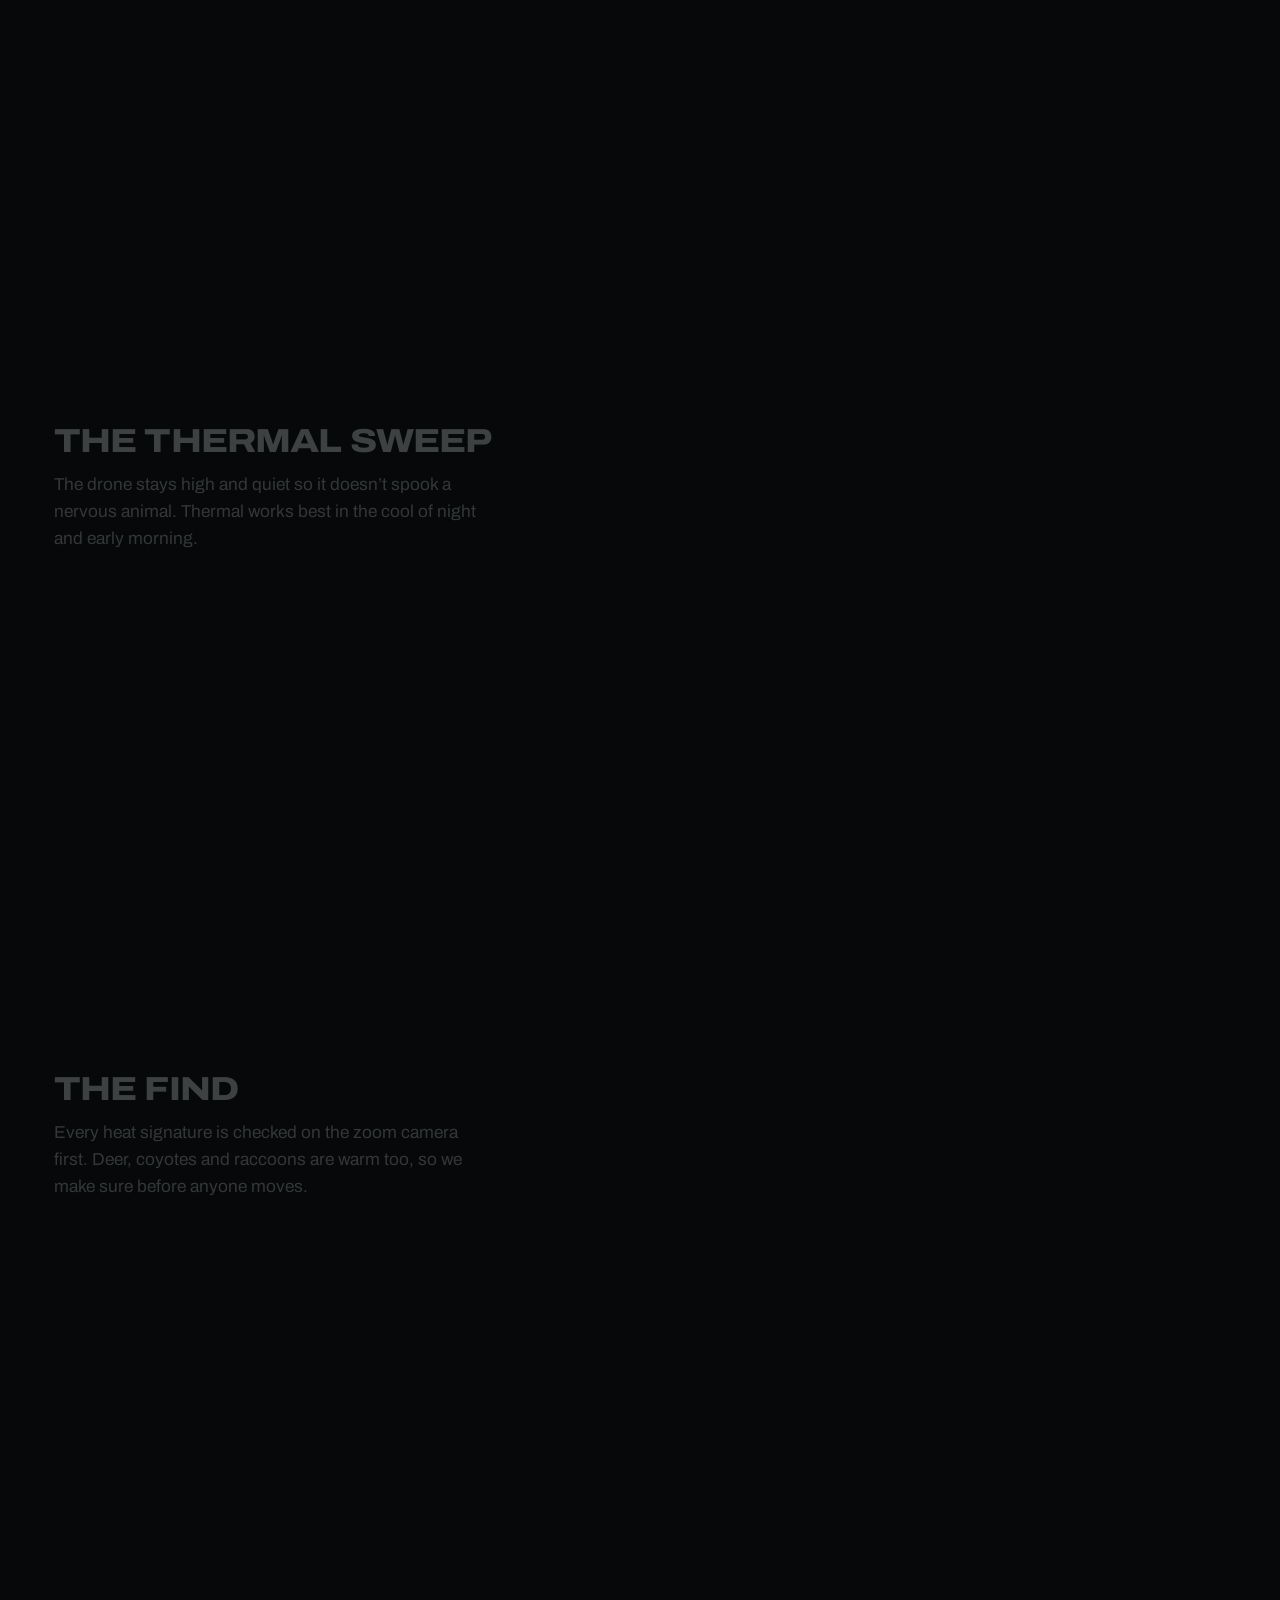
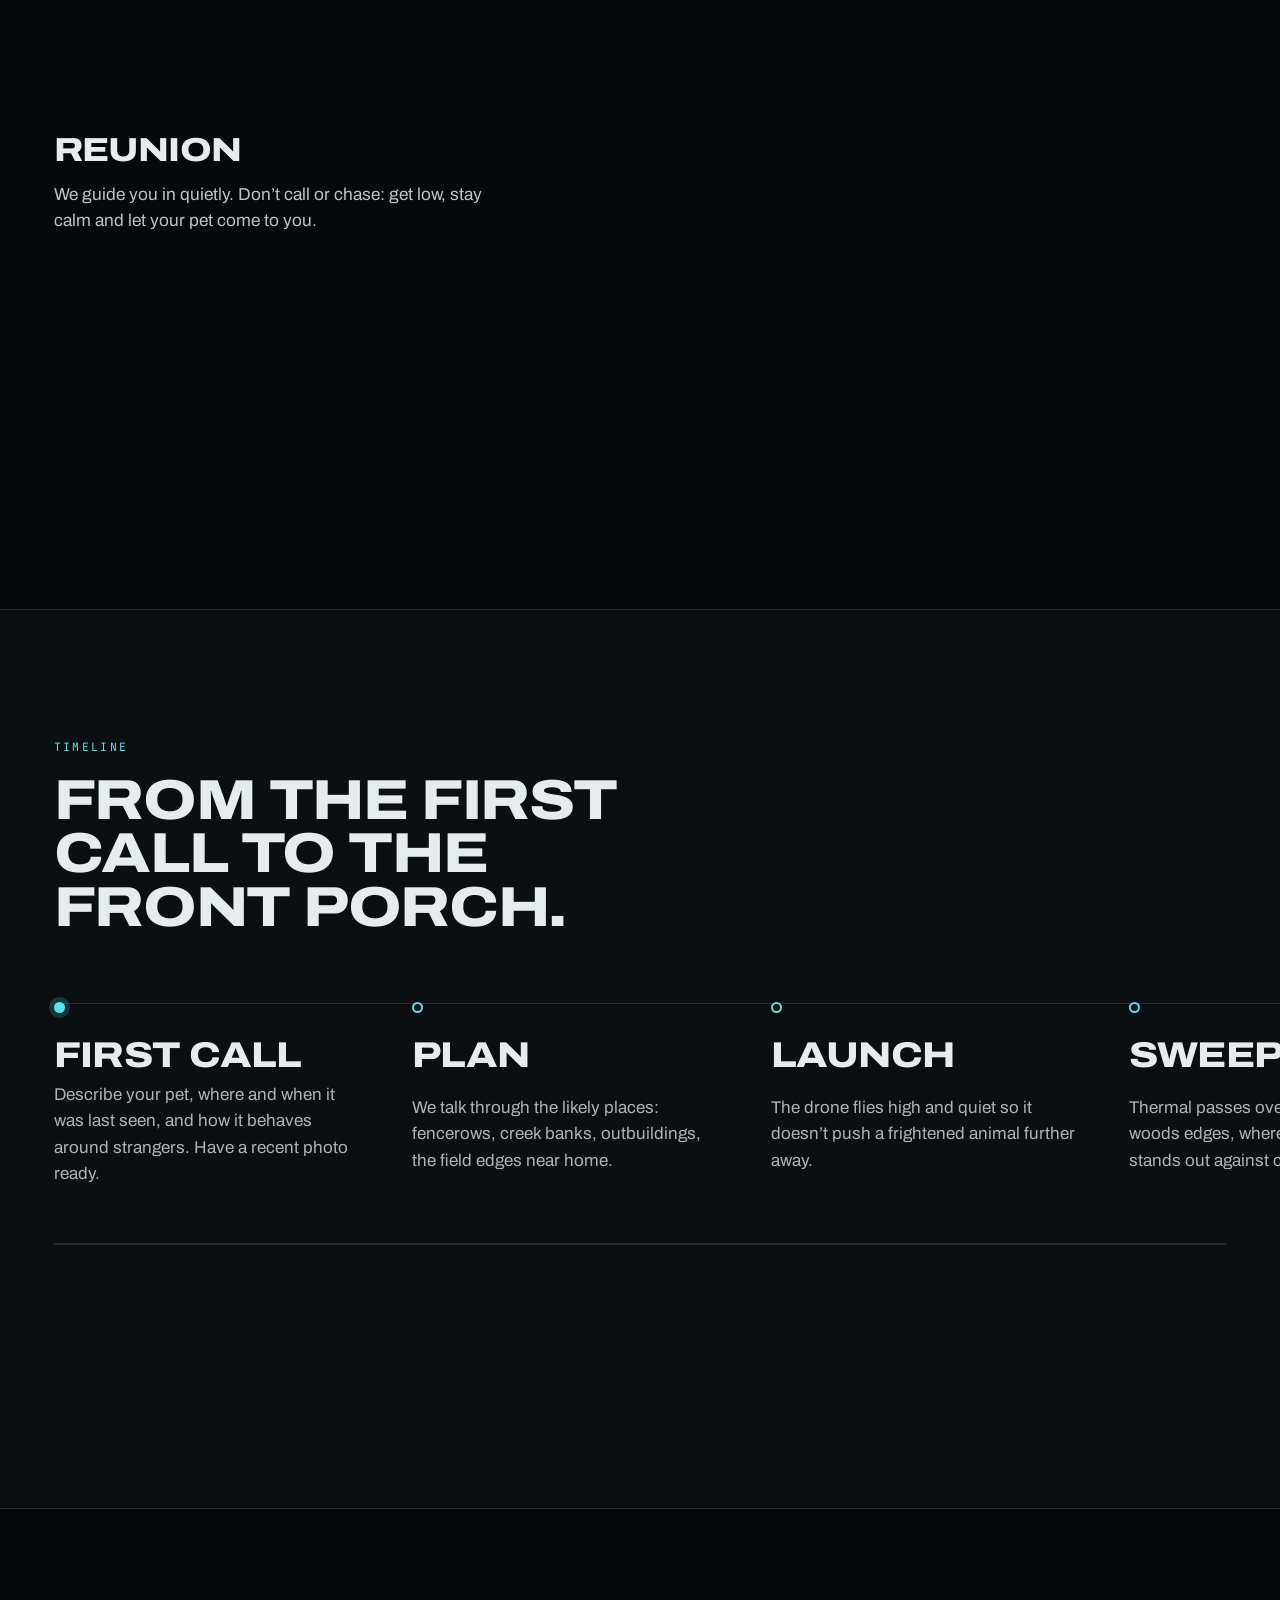
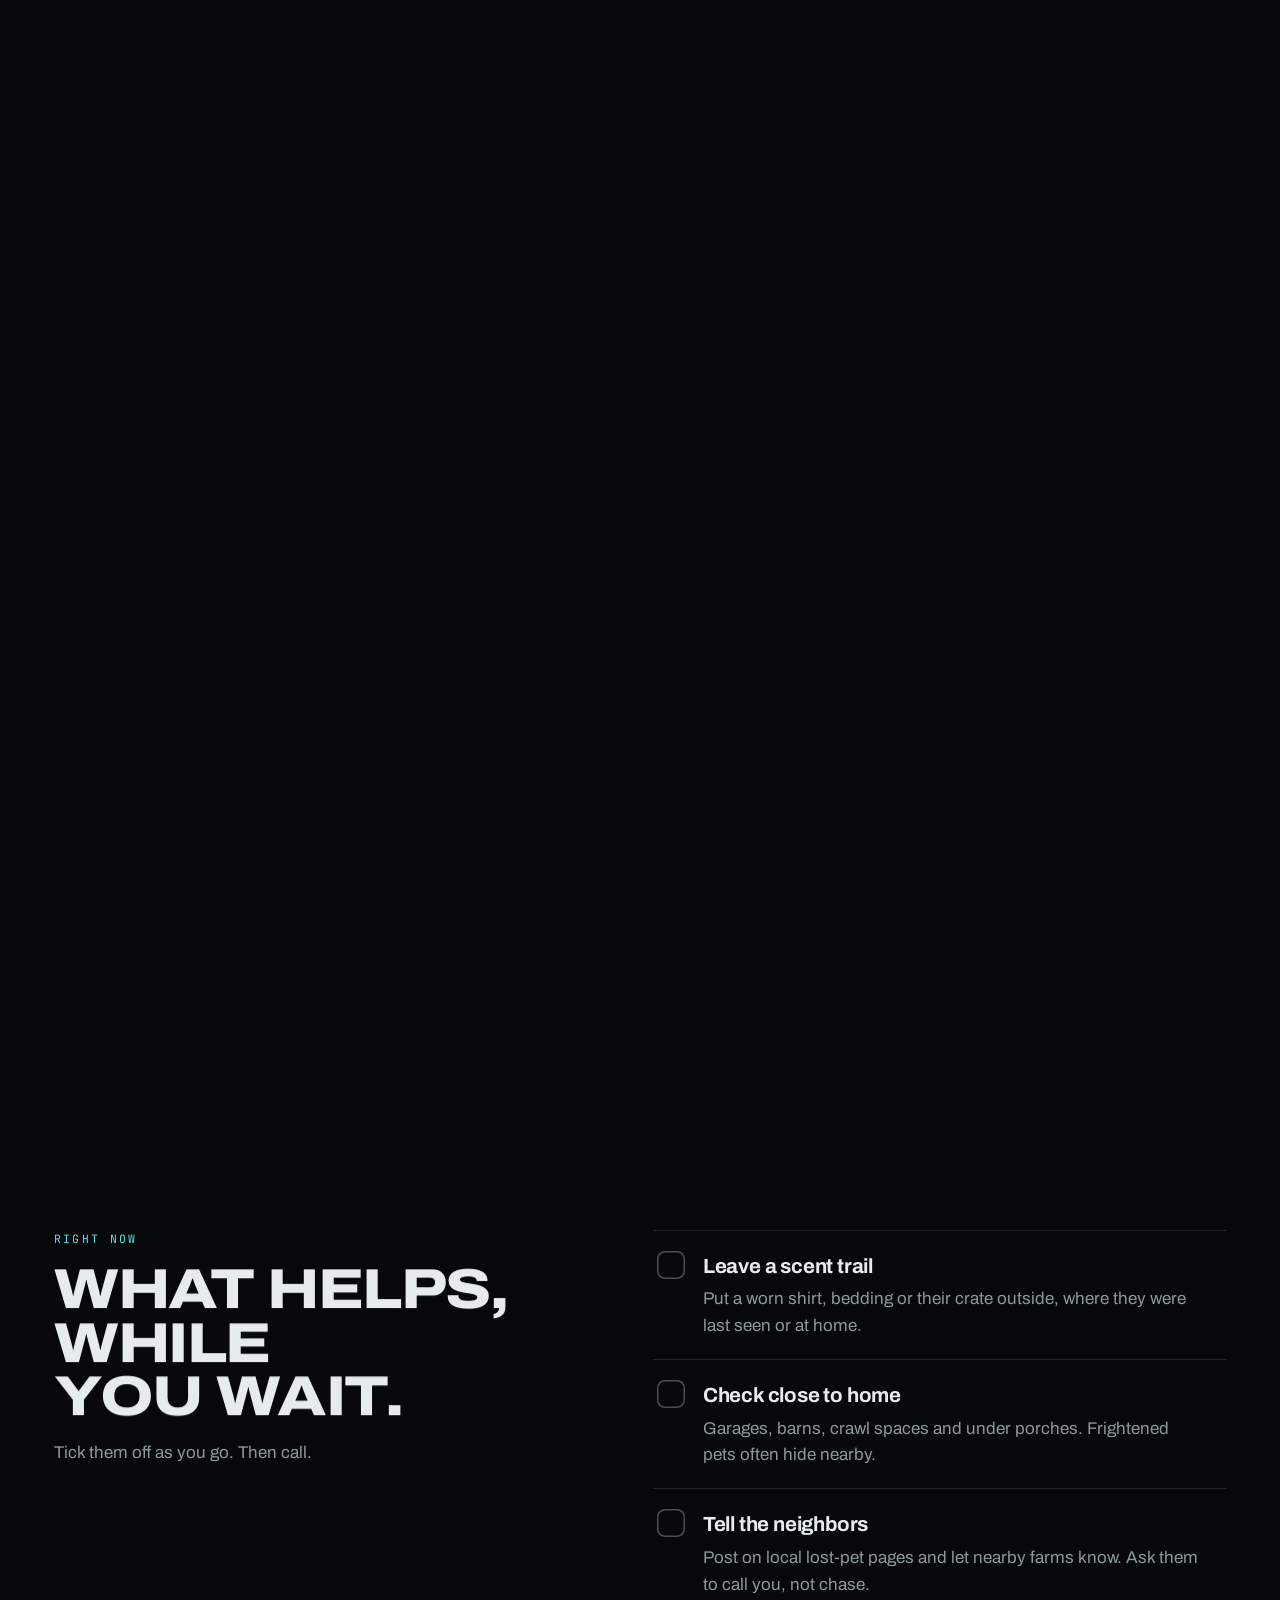
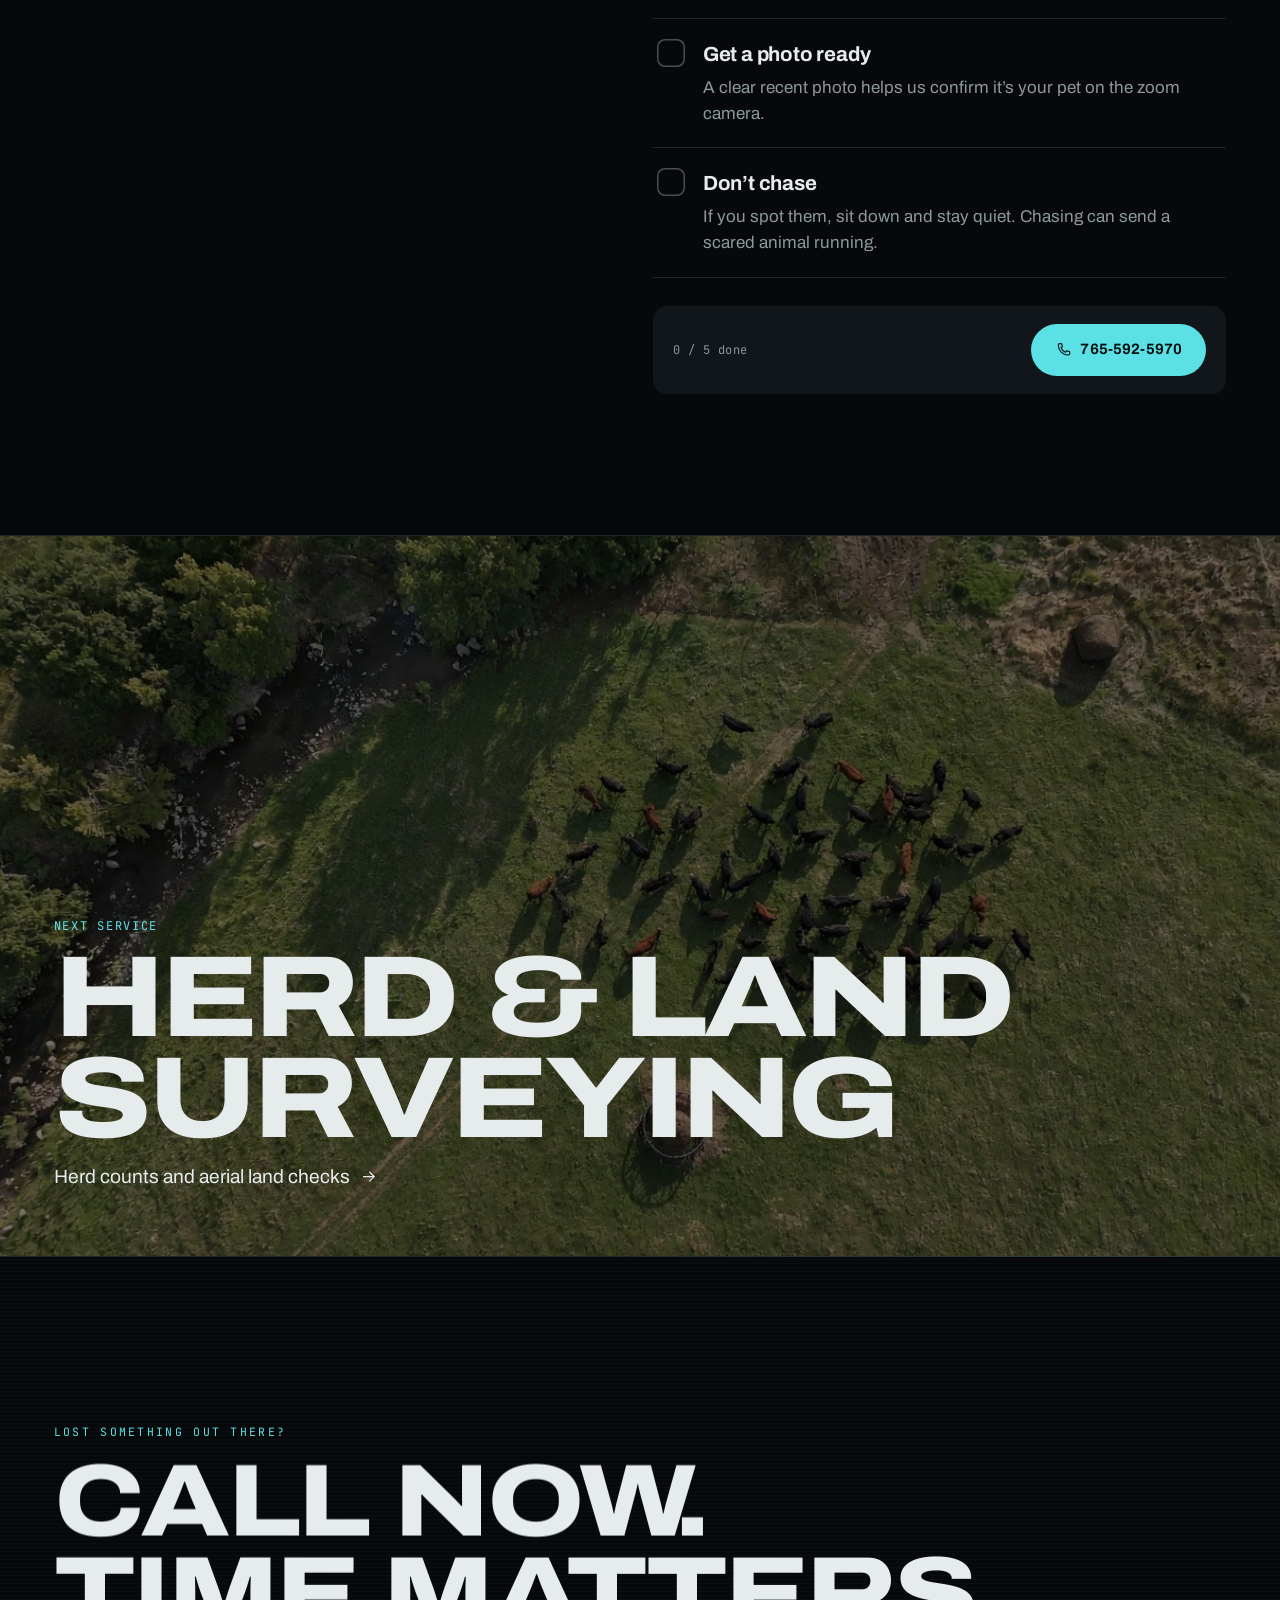
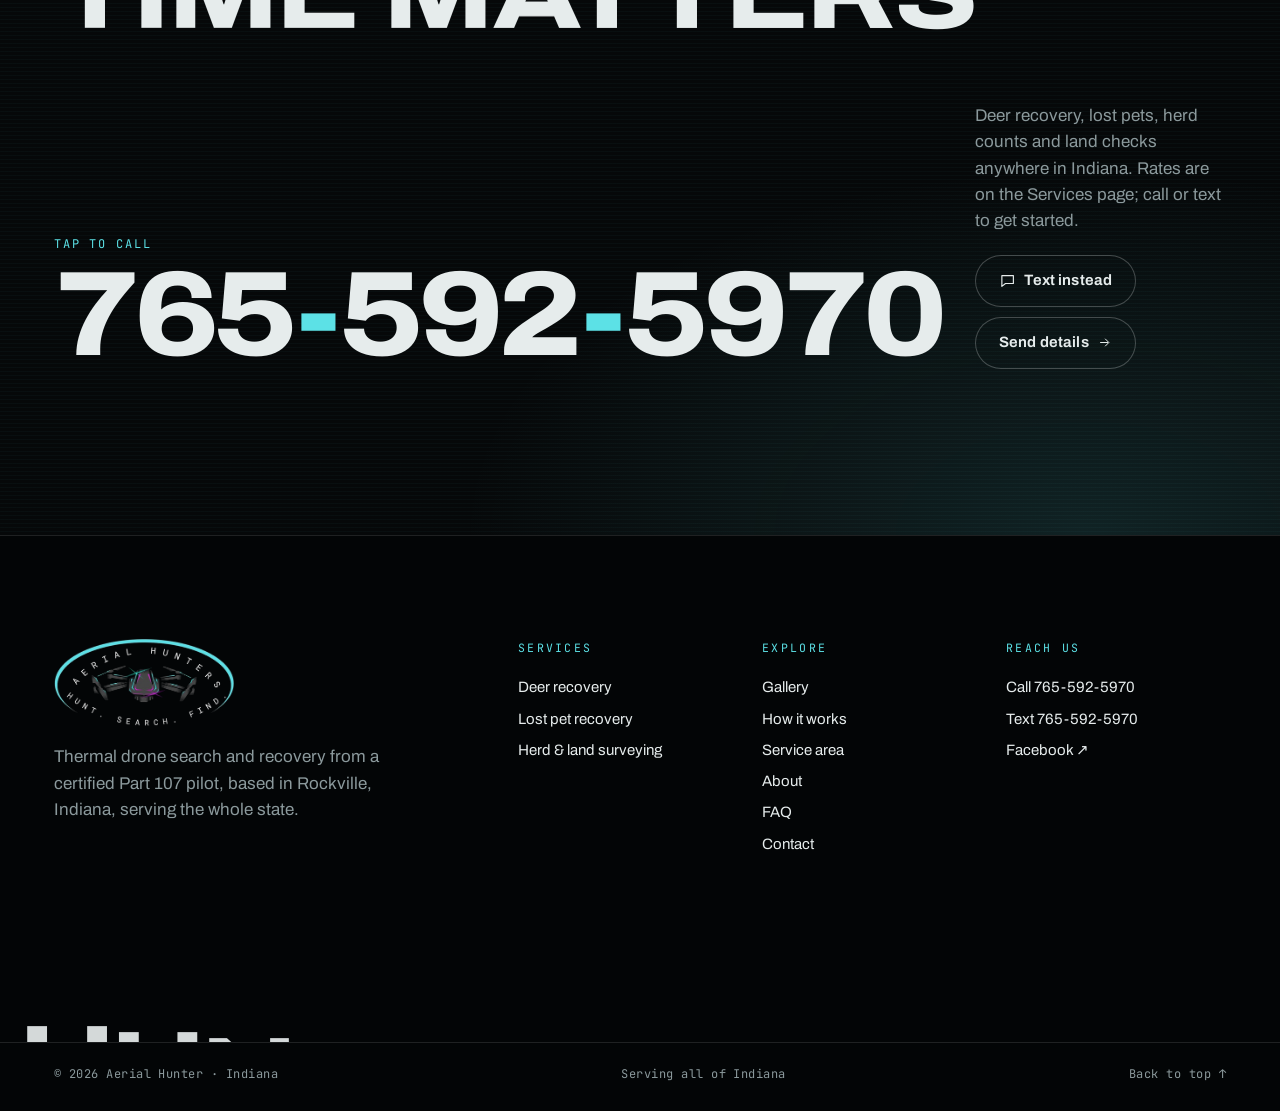
<file: services/lost-pet-recovery/index.html>
<!doctype html>
<html lang="en" class="no-js">
<head>
<meta charset="utf-8">
<meta name="viewport" content="width=device-width, initial-scale=1, viewport-fit=cover">
<title>Lost Pet Recovery · Aerial Hunter</title>
<meta name="description" content="Lost Pet Recovery by thermal drone anywhere in Indiana. A frightened dog in a fencerow, or a cat out in a hayfield, is hard to spot from the road. From above, a warm body in cool grass is a lot easier to pick out.">
<meta name="theme-color" content="#060809">
<meta property="og:title" content="Lost Pet Recovery · Aerial Hunter">
<meta property="og:description" content="Lost Pet Recovery by thermal drone anywhere in Indiana. A frightened dog in a fencerow, or a cat out in a hayfield, is hard to spot from the road. From above, a warm body in cool grass is a lot easier to pick out.">
<meta property="og:image" content="https://justuseflint.github.io/aerial-hunter/assets/img/og.jpg">
<meta name="format-detection" content="telephone=no">
<link rel="icon" href="../../assets/img/favicon.png" type="image/png">
<link rel="apple-touch-icon" href="../../assets/img/logo-square.png">
<link rel="preconnect" href="https://fonts.googleapis.com"><link rel="preconnect" href="https://fonts.gstatic.com" crossorigin>
<link rel="stylesheet" href="https://fonts.googleapis.com/css2?family=Archivo:wdth,wght@62..125,300..900&family=JetBrains+Mono:wght@400;500&display=swap">
<link rel="stylesheet" href="../../assets/css/site.css?v=480">
<script type="application/ld+json">{"@context":"https://schema.org","@type":"LocalBusiness","name":"Aerial Hunter","slogan":"Hunt. Search. Find.","telephone":"+1-765-592-5970","areaServed":{"@type":"State","name":"Indiana"},"sameAs":["https://www.facebook.com/people/Aerial-Hunter/61583336984487/"],"description":"Thermal drone deer recovery, lost pet recovery and herd and land surveying."}</script>
<script>(function(d,w){var h=d.documentElement;h.className=h.className.replace('no-js','js');var rm=w.matchMedia&&w.matchMedia('(prefers-reduced-motion: reduce)').matches;if(!rm){h.classList.add('motion');try{if(sessionStorage.getItem('ah-pt')==='1')h.classList.add('pt-in')}catch(e){}}else{h.classList.add('no-motion')}setTimeout(function(){if(!w.__ahReady){h.classList.remove('motion','pt-in');h.classList.add('no-motion')}},4000)})(document,window)</script>
</head>
<body class="p-case svc-pet" id="top">
<div class="pt" aria-hidden="true"><div class="pt-in-wm"><img src="../../assets/img/logo-sm.png" alt="" width="412" height="202"></div><span class="pt-scan"></span></div>
<a class="skip" href="#main">Skip to content</a>
<header class="hdr" data-hdr>
  <div class="hdr-in">
    <a class="hdr-logo" href="../../" aria-label="Aerial Hunter home"><span class="logo "><img src="../../assets/img/logo-sm.png" alt="" width="412" height="202"><span class="logo-t"><b>Aerial Hunter</b><i>Hunt. Search. Find.</i></span></span></a>
    <nav class="hdr-nav" aria-label="Primary"><a href="../../services/" aria-current="page" class="ul">Services</a><a href="../../gallery/" class="ul">Gallery</a><a href="../../how-it-works/" class="ul">How it works</a><a href="../../service-area/" class="ul">Service area</a><a href="../../about/" class="ul">About</a><a href="../../faq/" class="ul">FAQ</a></nav>
    <div class="hdr-r">
      <span class="hdr-status mono"><i></i>Indiana</span>
      <a class="btn btn-sm hdr-cta" href="tel:+17655925970" data-magnetic><span><svg class="ico" viewBox="0 0 24 24" aria-hidden="true"><path d="M6.6 3.5l2.6.3 1.2 4-2 1.6a12 12 0 006.2 6.2l1.6-2 4 1.2.3 2.6c0 1-.9 2-2 2C10.8 19.4 4.6 13.2 4.6 5.5c0-1.1 1-2 2-2z" fill="none" stroke="currentColor" stroke-width="1.6" stroke-linejoin="round"/></svg>765-592-5970</span></a>
      <a class="hdr-callm" href="tel:+17655925970" aria-label="Call 765-592-5970"><svg class="ico" viewBox="0 0 24 24" aria-hidden="true"><path d="M6.6 3.5l2.6.3 1.2 4-2 1.6a12 12 0 006.2 6.2l1.6-2 4 1.2.3 2.6c0 1-.9 2-2 2C10.8 19.4 4.6 13.2 4.6 5.5c0-1.1 1-2 2-2z" fill="none" stroke="currentColor" stroke-width="1.6" stroke-linejoin="round"/></svg></a>
      <button class="menu-btn" type="button" aria-expanded="false" aria-controls="menu" data-menu-btn><span class="mb-t"><span>Menu</span><span>Close</span></span><span class="mb-i"><i></i><i></i></span></button>
    </div>
  </div>
</header>
<div class="menu" id="menu" data-menu aria-hidden="true">
  <nav class="menu-nav" aria-label="Mobile"><a href="../../"><span class="mn-t">Home</span></a><a href="../../services/"><span class="mn-t">Services</span></a><a href="../../gallery/"><span class="mn-t">Gallery</span></a><a href="../../how-it-works/"><span class="mn-t">How it works</span></a><a href="../../service-area/"><span class="mn-t">Service area</span></a><a href="../../about/"><span class="mn-t">About</span></a><a href="../../faq/"><span class="mn-t">FAQ</span></a><a href="../../contact/"><span class="mn-t">Contact</span></a></nav>
  <div class="menu-foot">
    <a class="menu-call" href="tel:+17655925970"><svg class="ico" viewBox="0 0 24 24" aria-hidden="true"><path d="M6.6 3.5l2.6.3 1.2 4-2 1.6a12 12 0 006.2 6.2l1.6-2 4 1.2.3 2.6c0 1-.9 2-2 2C10.8 19.4 4.6 13.2 4.6 5.5c0-1.1 1-2 2-2z" fill="none" stroke="currentColor" stroke-width="1.6" stroke-linejoin="round"/></svg><span><span class="eyebrow">Call or text</span>765-592-5970</span></a>
    <a class="ul mono" href="https://www.facebook.com/people/Aerial-Hunter/61583336984487/" target="_blank" rel="noopener">Facebook ↗</a>
  </div>
</div>
<main id="main">

<section class="csh-full svc-pet">
  <div class="csh-media" data-hero-media><img src="../../assets/img/thermal-dog.webp" alt="Thermal drone view of a dog standing in tall grass near a fencerow" width="1152" height="864" loading="lazy" decoding="async" loading="eager"></div>
  <div class="csh-hud" aria-hidden="true"><span class="hc hc-tl"></span><span class="hc hc-tr"></span><span class="hc hc-bl"></span><span class="hc hc-br"></span></div>
  <div class="csh-over wrap">
    <p class="cs-eb mono" data-fade><span>Thermal search for lost pets</span></p>
    <h1 class="cs-title" data-split="hero">Bring them home, even after dark.</h1>
    <div class="csh-row">
      <p class="lead" data-fade>A frightened dog in a fencerow, or a cat out in a hayfield, is hard to spot from the road. From above, a warm body in cool grass is a lot easier to pick out.</p>
      <div class="csh-ctas" data-fade><a class="btn btn-call " href="tel:+17655925970" data-magnetic data-cursor="Call"><span><svg class="ico" viewBox="0 0 24 24" aria-hidden="true"><path d="M6.6 3.5l2.6.3 1.2 4-2 1.6a12 12 0 006.2 6.2l1.6-2 4 1.2.3 2.6c0 1-.9 2-2 2C10.8 19.4 4.6 13.2 4.6 5.5c0-1.1 1-2 2-2z" fill="none" stroke="currentColor" stroke-width="1.6" stroke-linejoin="round"/></svg>765-592-5970</span></a><a class="btn btn-ghost" href="../../contact/?service=lost-pet-recovery"><span>Send the details <svg class="arr" viewBox="0 0 24 24" aria-hidden="true"><path d="M5 12h13M13 6l6 6-6 6" fill="none" stroke="currentColor" stroke-width="1.6"/></svg></span></a></div>
    </div>
  </div>
</section>
<div class="cs-metawrap wrap"><dl class="cs-meta mono"><div><dt>For</dt><dd>Dogs, cats, horses, livestock</dd></div><div><dt>When</dt><dd>Night and early morning</dd></div><div><dt>Ground</dt><dd>Fields, woods, creek banks</dd></div><div><dt>Pricing</dt><dd>$150 per hour</dd></div></dl></div>

<section class="cs-sec cs-brief wrap grid">
  <p class="eyebrow cs-k" data-fade>(The problem)</p>
  <p class="focus" data-focus>Lost pets don’t behave like they do at home. Scared dogs go quiet and hide; cats tuck into cover and wait. A thermal drone can check fields, fencerows and woods edges quickly and quietly, without anyone crashing through the brush. When we see a warm shape, we confirm it on the zoom camera, then help you make a calm approach.</p>
</section>

<section class="cs-zoom" data-zoom aria-hidden="true"><div class="cz-in"><span class="cz-w">Home.</span></div><div class="cz-grid"></div></section>

<section class="cs-chapters wrap" data-chapters aria-labelledby="ch-h">
  <div class="cc-list">
    <p class="eyebrow cs-k" id="ch-h">How a search works</p>
    <article class="cc-ch">
      <h2 class="cs-h3">The call</h2>
      <p>Tell us what your pet looks like, where and when it was last seen, and how it acts around strangers. A recent photo helps us confirm a sighting.</p>
      <div class="cc-mob"><img src="../../assets/img/pilot-dusk.webp" alt="" width="864" height="1152" loading="lazy" decoding="async"></div>
    </article><article class="cc-ch">
      <h2 class="cs-h3">Arrival</h2>
      <p>We start from the last-seen spot and the routes animals tend to follow: creek banks, fencerows, tree lines and field edges.</p>
      <div class="cc-mob"><img src="../../assets/img/woods-dusk.webp" alt="" width="1280" height="720" loading="lazy" decoding="async"></div>
    </article><article class="cc-ch">
      <h2 class="cs-h3">The thermal sweep</h2>
      <p>The drone stays high and quiet so it doesn’t spook a nervous animal. Thermal works best in the cool of night and early morning.</p>
      <div class="cc-mob"><img src="../../assets/img/thermal-dog.webp" alt="" width="1152" height="864" loading="lazy" decoding="async"></div>
    </article><article class="cc-ch">
      <h2 class="cs-h3">The find</h2>
      <p>Every heat signature is checked on the zoom camera first. Deer, coyotes and raccoons are warm too, so we make sure before anyone moves.</p>
      <div class="cc-mob"><div class="plate-hud"><img src="../../assets/img/thermal-dog.webp" alt="" width="1152" height="864" loading="lazy" decoding="async"><span class="ph-lock" style="left:49%;top:63%"></span><span class="ph-t mono">SIGNATURE · CONFIRMED</span><span class="ph-k mono">ZOOM · RANGE · MARK</span><span class="hc hc-tl"></span><span class="hc hc-tr"></span><span class="hc hc-bl"></span><span class="hc hc-br"></span></div></div>
    </article><article class="cc-ch">
      <h2 class="cs-h3">Reunion</h2>
      <p>We guide you in quietly. Don’t call or chase: get low, stay calm and let your pet come to you.</p>
      <div class="cc-mob"><img src="../../assets/img/dusk-drone.webp" alt="" width="1280" height="720" loading="lazy" decoding="async"></div>
    </article>
  </div>
  <div class="cc-media" aria-hidden="true">
    <div class="cc-plate on"><img src="../../assets/img/pilot-dusk.webp" alt="" width="864" height="1152" loading="lazy" decoding="async"></div><div class="cc-plate"><img src="../../assets/img/woods-dusk.webp" alt="" width="1280" height="720" loading="lazy" decoding="async"></div><div class="cc-plate"><img src="../../assets/img/thermal-dog.webp" alt="" width="1152" height="864" loading="lazy" decoding="async"></div><div class="cc-plate"><div class="plate-hud"><img src="../../assets/img/thermal-dog.webp" alt="" width="1152" height="864" loading="lazy" decoding="async"><span class="ph-lock" style="left:49%;top:63%"></span><span class="ph-t mono">SIGNATURE · CONFIRMED</span><span class="ph-k mono">ZOOM · RANGE · MARK</span><span class="hc hc-tl"></span><span class="hc hc-tr"></span><span class="hc hc-bl"></span><span class="hc hc-br"></span></div></div><div class="cc-plate"><img src="../../assets/img/dusk-drone.webp" alt="" width="1280" height="720" loading="lazy" decoding="async"></div>
  </div>
</section>

<section class="cs-tl" data-hscroll aria-labelledby="tl-h">
  <div class="tl-head wrap"><p class="eyebrow cs-k">Timeline</p><h2 id="tl-h" class="cs-h2" data-split>From the first call to the front porch.</h2></div>
  <ol class="tl-track"><li class="tl-step"><span class="tl-dot"></span><h3 class="tl-t">First call</h3><p>Describe your pet, where and when it was last seen, and how it behaves around strangers. Have a recent photo ready.</p></li><li class="tl-step"><span class="tl-dot"></span><h3 class="tl-t">Plan</h3><p>We talk through the likely places: fencerows, creek banks, outbuildings, the field edges near home.</p></li><li class="tl-step"><span class="tl-dot"></span><h3 class="tl-t">Launch</h3><p>The drone flies high and quiet so it doesn’t push a frightened animal further away.</p></li><li class="tl-step"><span class="tl-dot"></span><h3 class="tl-t">Sweep</h3><p>Thermal passes over open ground and woods edges, where a warm body stands out against cool grass.</p></li><li class="tl-step"><span class="tl-dot"></span><h3 class="tl-t">Confirm</h3><p>Any heat signature is checked on the zoom camera before anyone moves, so you don’t chase a deer or a raccoon.</p></li><li class="tl-step"><span class="tl-dot"></span><h3 class="tl-t">Reunite</h3><p>We talk you in quietly. You make the approach, low and calm, and let your pet come to you.</p></li></ol>
  <div class="tl-bar" aria-hidden="true"><span data-tl-progress></span></div>
</section>



<section class="cs-sec now wrap grid" aria-labelledby="now-h">
  <div class="now-h">
    <p class="eyebrow cs-k">Right now</p>
    <h2 id="now-h" class="cs-h2" data-split>What helps, while you wait.</h2>
    <p class="mute now-sub" data-fade>Tick them off as you go. Then call.</p>
  </div>
  <div class="now-b">
    <ol class="chk-list" data-checklist="lost-pet-recovery"><li><label><input type="checkbox"><span class="ck" aria-hidden="true"></span><span class="ck-t"><b>Leave a scent trail</b><span>Put a worn shirt, bedding or their crate outside, where they were last seen or at home.</span></span></label></li><li><label><input type="checkbox"><span class="ck" aria-hidden="true"></span><span class="ck-t"><b>Check close to home</b><span>Garages, barns, crawl spaces and under porches. Frightened pets often hide nearby.</span></span></label></li><li><label><input type="checkbox"><span class="ck" aria-hidden="true"></span><span class="ck-t"><b>Tell the neighbors</b><span>Post on local lost-pet pages and let nearby farms know. Ask them to call you, not chase.</span></span></label></li><li><label><input type="checkbox"><span class="ck" aria-hidden="true"></span><span class="ck-t"><b>Get a photo ready</b><span>A clear recent photo helps us confirm it’s your pet on the zoom camera.</span></span></label></li><li><label><input type="checkbox"><span class="ck" aria-hidden="true"></span><span class="ck-t"><b>Don’t chase</b><span>If you spot them, sit down and stay quiet. Chasing can send a scared animal running.</span></span></label></li></ol>
    <div class="now-call" data-fade><span class="mono" data-chk-count>0 / 5 done</span><a class="btn btn-call " href="tel:+17655925970" data-magnetic data-cursor="Call"><span><svg class="ico" viewBox="0 0 24 24" aria-hidden="true"><path d="M6.6 3.5l2.6.3 1.2 4-2 1.6a12 12 0 006.2 6.2l1.6-2 4 1.2.3 2.6c0 1-.9 2-2 2C10.8 19.4 4.6 13.2 4.6 5.5c0-1.1 1-2 2-2z" fill="none" stroke="currentColor" stroke-width="1.6" stroke-linejoin="round"/></svg>765-592-5970</span></a></div>
  </div>
</section>





<section class="cs-next">
  <a class="cn-a" href="../../services/herd-land-surveying/" data-cursor="Next">
    <span class="cn-media"><img src="../../assets/img/cattle-aerial.webp" alt="" width="1280" height="720" loading="lazy" decoding="async"></span>
    <span class="cn-txt wrap"><span class="mono">Next service</span><span class="cn-t">Herd & Land Surveying</span><span class="cn-s">Herd counts and aerial land checks <svg class="arr" viewBox="0 0 24 24" aria-hidden="true"><path d="M5 12h13M13 6l6 6-6 6" fill="none" stroke="currentColor" stroke-width="1.6"/></svg></span></span>
  </a>
</section>
</main>
<section class="cta-band" aria-labelledby="cta-h">
  <div class="cta-scan" aria-hidden="true"></div>
  <div class="wrap cta-in">
    <p class="eyebrow">Lost something out there?</p>
    <h2 id="cta-h" class="h-xl cta-h" data-split>Call now. Time&nbsp;matters.</h2>
    <div class="cta-row">
      <a class="cta-phone" href="tel:+17655925970" data-cursor="Call"><span class="mono">Tap to call</span><span class="cta-num">765<i>-</i>592<i>-</i>5970</span></a>
      <div class="cta-side">
        <p>Deer recovery, lost pets, herd counts and land checks anywhere in Indiana. Rates are on the Services page; call or text to get started.</p>
        <div class="cta-btns"><a class="btn btn-ghost" href="sms:+17655925970"><span><svg class="ico" viewBox="0 0 24 24" aria-hidden="true"><path d="M4 5h16v11H9l-5 4z" fill="none" stroke="currentColor" stroke-width="1.6" stroke-linejoin="round"/></svg>Text instead</span></a><a class="btn btn-ghost" href="../../contact/"><span>Send details <svg class="arr" viewBox="0 0 24 24" aria-hidden="true"><path d="M5 12h13M13 6l6 6-6 6" fill="none" stroke="currentColor" stroke-width="1.6"/></svg></span></a></div>
      </div>
    </div>
  </div>
</section>
<footer class="ftr">
  <div class="wrap">
    <div class="ftr-grid">
      <div class="ftr-col ftr-brand">
        <img src="../../assets/img/logo-sm.png" alt="Aerial Hunters logo: Hunt. Search. Find." width="412" height="202" loading="lazy" class="ftr-logo">
        <p class="ftr-copy">Thermal drone search and recovery from a certified Part 107 pilot, based in Rockville, Indiana, serving the whole state.</p>
      </div>
      <div class="ftr-col">
        <p class="eyebrow">Services</p>
        <ul class="ftr-links"><li><a class="ul" href="../../services/deer-recovery/">Deer recovery</a></li><li><a class="ul" href="../../services/lost-pet-recovery/">Lost pet recovery</a></li><li><a class="ul" href="../../services/herd-land-surveying/">Herd & land surveying</a></li></ul>
      </div>
      <div class="ftr-col">
        <p class="eyebrow">Explore</p>
        <ul class="ftr-links"><li><a class="ul" href="../../gallery/">Gallery</a></li><li><a class="ul" href="../../how-it-works/">How it works</a></li><li><a class="ul" href="../../service-area/">Service area</a></li><li><a class="ul" href="../../about/">About</a></li><li><a class="ul" href="../../faq/">FAQ</a></li><li><a class="ul" href="../../contact/">Contact</a></li></ul>
      </div>
      <div class="ftr-col">
        <p class="eyebrow">Reach us</p>
        <ul class="ftr-links">
          <li><a class="ul" href="tel:+17655925970">Call 765-592-5970</a></li>
          <li><a class="ul" href="sms:+17655925970">Text 765-592-5970</a></li>
          <li><a class="ul" href="https://www.facebook.com/people/Aerial-Hunter/61583336984487/" target="_blank" rel="noopener">Facebook ↗</a></li>
        </ul>
      </div>
    </div>
  </div>
  <div class="ftr-wm" data-wm aria-hidden="true"><span>H</span><span>U</span><span>N</span><span>T</span><span class="dot">.</span><span>S</span><span>E</span><span>A</span><span>R</span><span>C</span><span>H</span><span class="dot">.</span><span>F</span><span>I</span><span>N</span><span>D</span><span class="dot">.</span></div>
  <div class="wrap ftr-base mono">
    <span>© 2026 Aerial Hunter · Indiana</span>
    <span>Serving all of Indiana</span>
    <a href="#top" class="ul">Back to top ↑</a>
  </div>
</footer>
<nav class="callbar" aria-label="Quick contact">
  <a class="cb-call" href="tel:+17655925970"><svg class="ico" viewBox="0 0 24 24" aria-hidden="true"><path d="M6.6 3.5l2.6.3 1.2 4-2 1.6a12 12 0 006.2 6.2l1.6-2 4 1.2.3 2.6c0 1-.9 2-2 2C10.8 19.4 4.6 13.2 4.6 5.5c0-1.1 1-2 2-2z" fill="none" stroke="currentColor" stroke-width="1.6" stroke-linejoin="round"/></svg><span>Call 765-592-5970</span></a>
  <a class="cb-sms" href="sms:+17655925970" aria-label="Text 765-592-5970"><svg class="ico" viewBox="0 0 24 24" aria-hidden="true"><path d="M4 5h16v11H9l-5 4z" fill="none" stroke="currentColor" stroke-width="1.6" stroke-linejoin="round"/></svg><span>Text</span></a>
</nav>
<div class="cursor" aria-hidden="true"><i></i><i></i><i></i><i></i><span class="cursor-t"></span></div>
<script src="../../assets/vendor/gsap.min.js" defer></script>
<script src="../../assets/vendor/ScrollTrigger.min.js" defer></script>
<script src="../../assets/vendor/lenis.min.js" defer></script>
<script src="../../assets/js/site.js?v=480" defer></script>

</body>
</html>
</file>
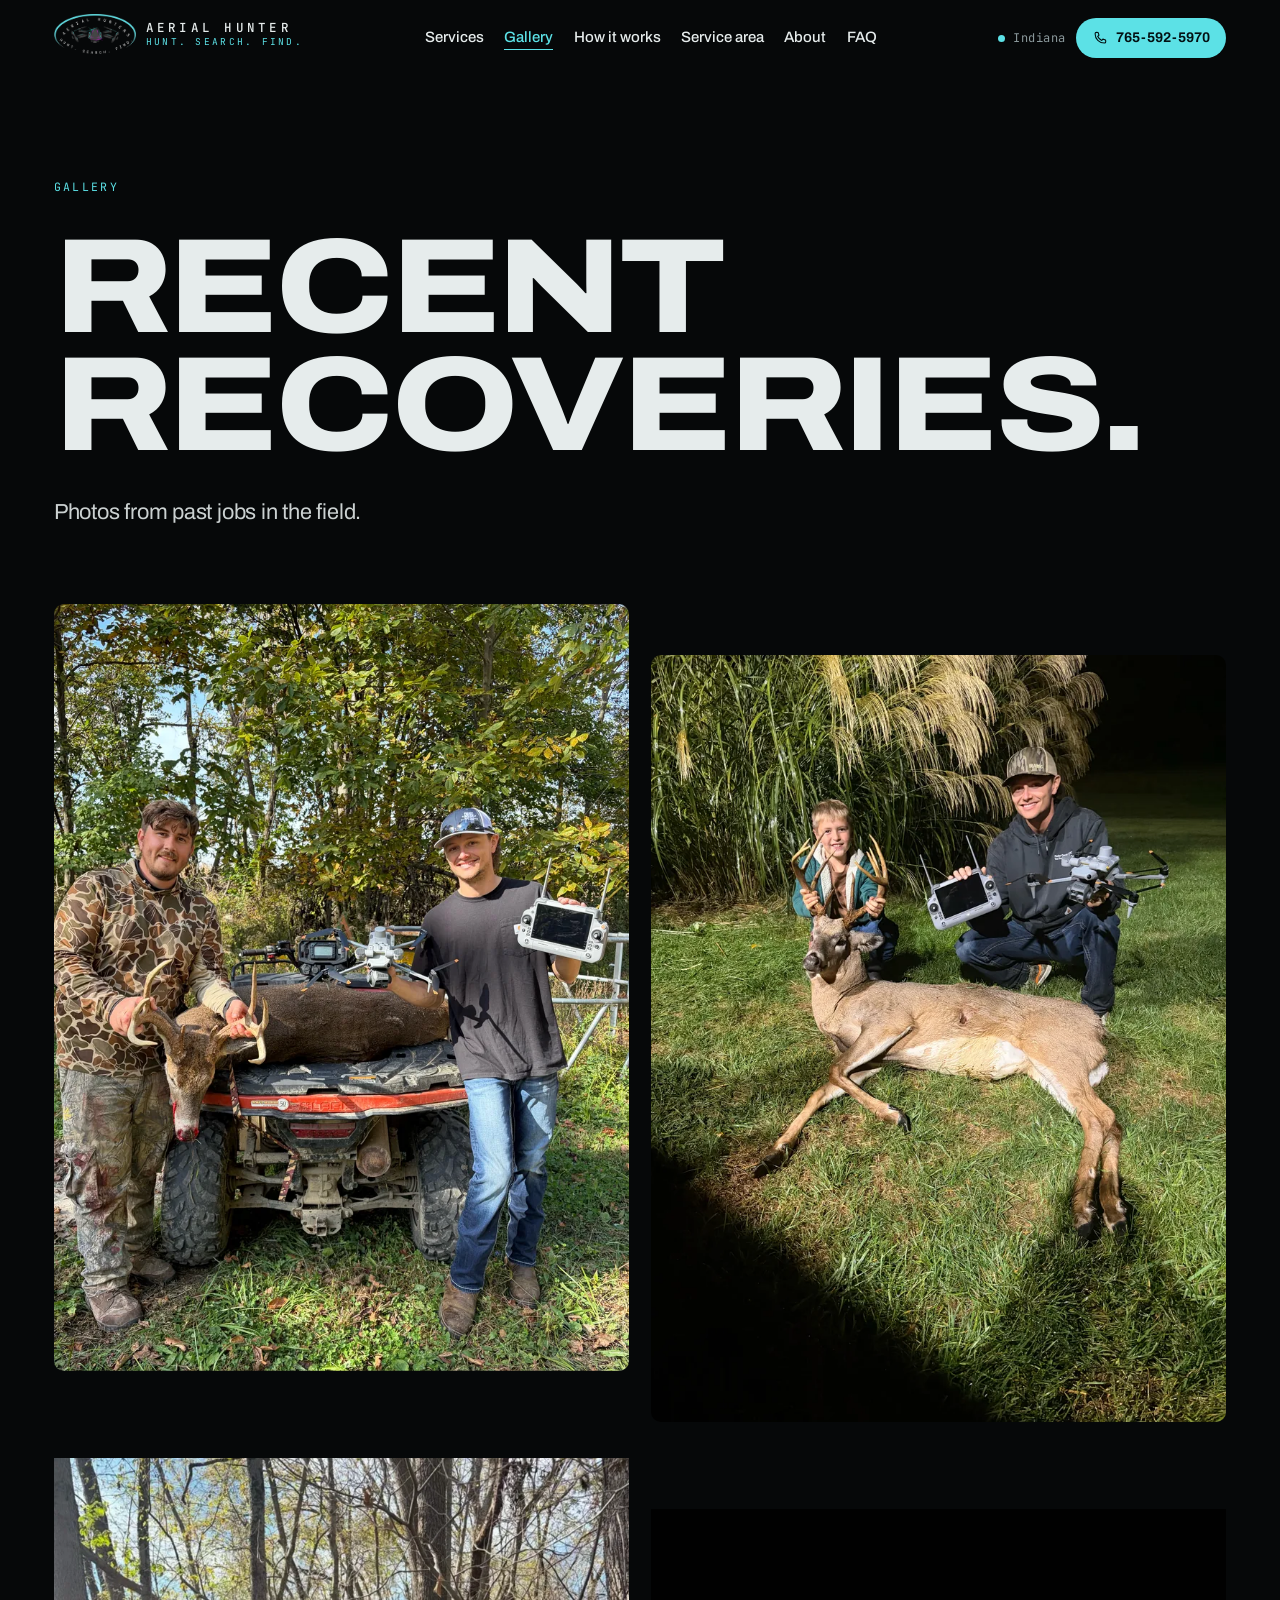
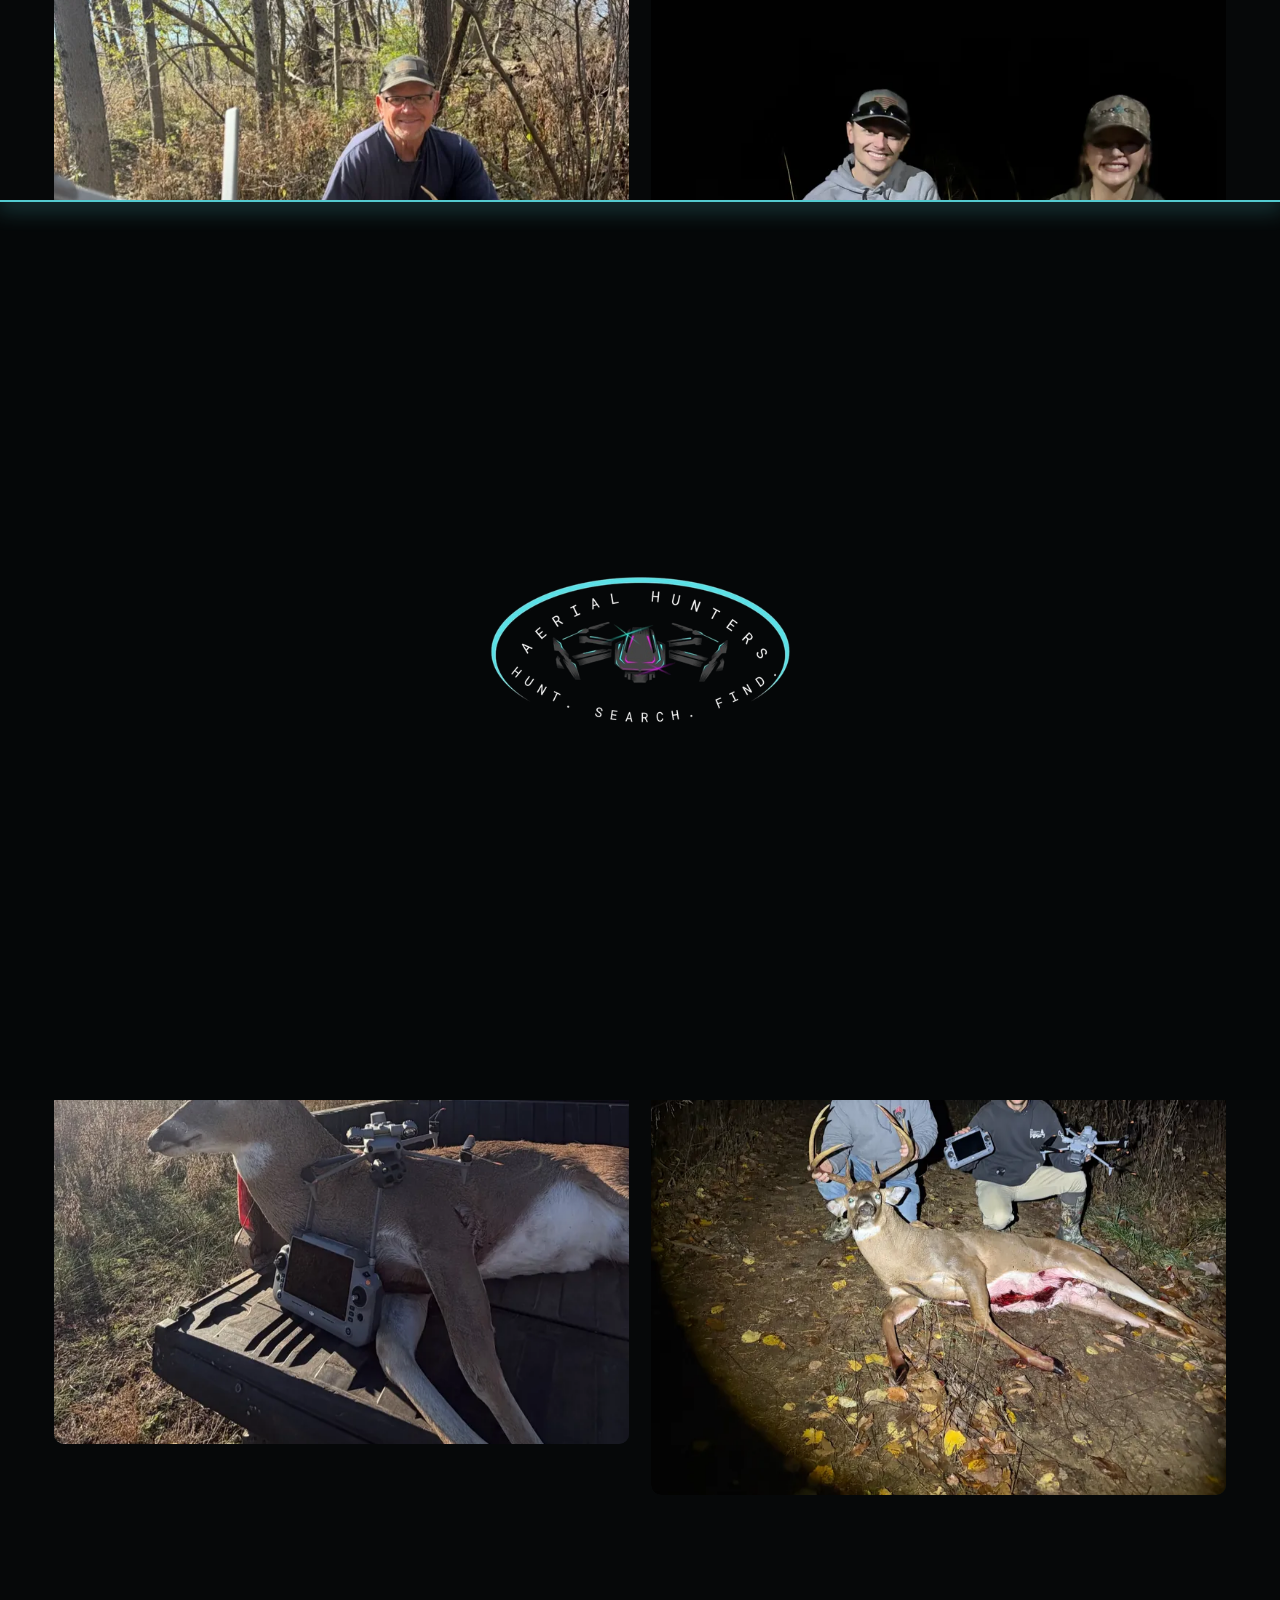
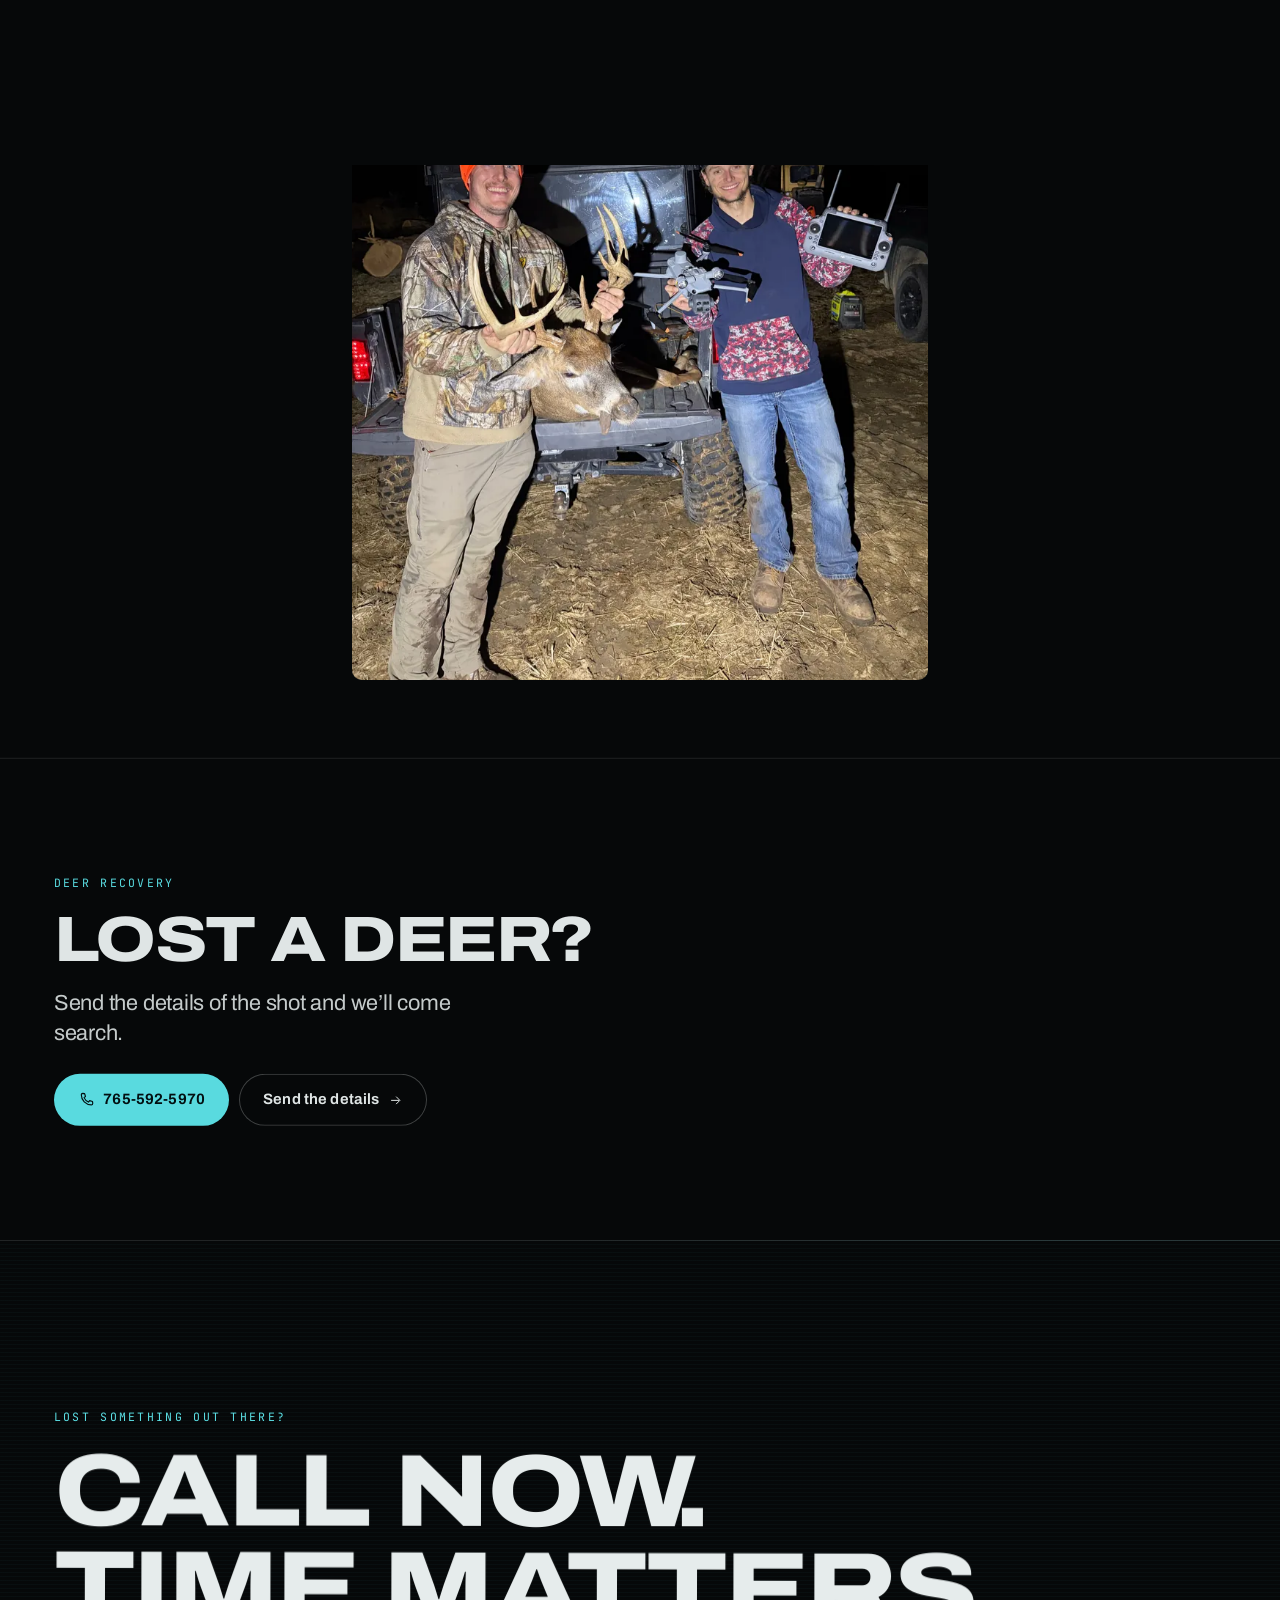
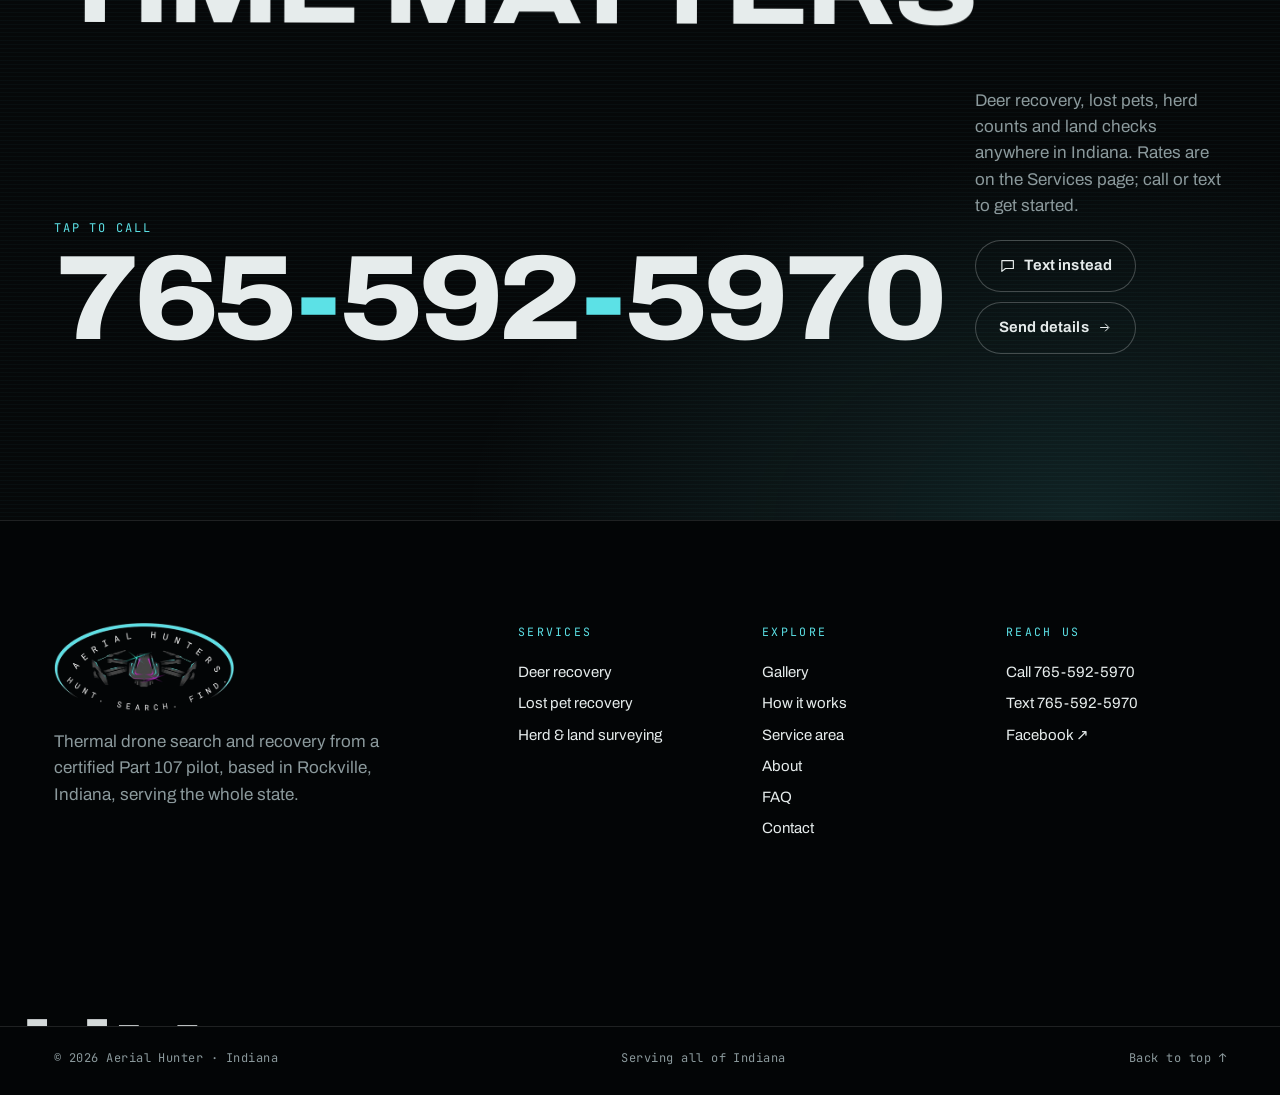
<file: gallery.html>
<!doctype html>
<html lang="en" class="no-js">
<head>
<meta charset="utf-8">
<meta name="viewport" content="width=device-width, initial-scale=1, viewport-fit=cover">
<title>Gallery · Aerial Hunter</title>
<meta name="description" content="Recent recoveries from the field. Photos from past Aerial Hunter jobs in Indiana.">
<meta name="theme-color" content="#060809">
<meta property="og:title" content="Gallery · Aerial Hunter">
<meta property="og:description" content="Recent recoveries from the field. Photos from past Aerial Hunter jobs in Indiana.">
<meta property="og:image" content="https://justuseflint.github.io/aerial-hunter/assets/img/og.jpg">
<meta name="format-detection" content="telephone=no">
<link rel="icon" href="assets/img/favicon.png" type="image/png">
<link rel="apple-touch-icon" href="assets/img/logo-square.png">
<link rel="preconnect" href="https://fonts.googleapis.com"><link rel="preconnect" href="https://fonts.gstatic.com" crossorigin>
<link rel="stylesheet" href="https://fonts.googleapis.com/css2?family=Archivo:wdth,wght@62..125,300..900&family=JetBrains+Mono:wght@400;500&display=swap">
<link rel="stylesheet" href="assets/css/site.css?v=480">
<script type="application/ld+json">{"@context":"https://schema.org","@type":"LocalBusiness","name":"Aerial Hunter","slogan":"Hunt. Search. Find.","telephone":"+1-765-592-5970","areaServed":{"@type":"State","name":"Indiana"},"sameAs":["https://www.facebook.com/people/Aerial-Hunter/61583336984487/"],"description":"Thermal drone deer recovery, lost pet recovery and herd and land surveying."}</script>
<script>(function(d,w){var h=d.documentElement;h.className=h.className.replace('no-js','js');var rm=w.matchMedia&&w.matchMedia('(prefers-reduced-motion: reduce)').matches;if(!rm){h.classList.add('motion');try{if(sessionStorage.getItem('ah-pt')==='1')h.classList.add('pt-in')}catch(e){}}else{h.classList.add('no-motion')}setTimeout(function(){if(!w.__ahReady){h.classList.remove('motion','pt-in');h.classList.add('no-motion')}},4000)})(document,window)</script>
</head>
<body class="p-gallery" id="top">
<div class="pt" aria-hidden="true"><div class="pt-in-wm"><img src="assets/img/logo-sm.png" alt="" width="412" height="202"></div><span class="pt-scan"></span></div>
<a class="skip" href="#main">Skip to content</a>
<header class="hdr" data-hdr>
  <div class="hdr-in">
    <a class="hdr-logo" href="" aria-label="Aerial Hunter home"><span class="logo "><img src="assets/img/logo-sm.png" alt="" width="412" height="202"><span class="logo-t"><b>Aerial Hunter</b><i>Hunt. Search. Find.</i></span></span></a>
    <nav class="hdr-nav" aria-label="Primary"><a href="services/" class="ul">Services</a><a href="gallery/" aria-current="page" class="ul">Gallery</a><a href="how-it-works/" class="ul">How it works</a><a href="service-area/" class="ul">Service area</a><a href="about/" class="ul">About</a><a href="faq/" class="ul">FAQ</a></nav>
    <div class="hdr-r">
      <span class="hdr-status mono"><i></i>Indiana</span>
      <a class="btn btn-sm hdr-cta" href="tel:+17655925970" data-magnetic><span><svg class="ico" viewBox="0 0 24 24" aria-hidden="true"><path d="M6.6 3.5l2.6.3 1.2 4-2 1.6a12 12 0 006.2 6.2l1.6-2 4 1.2.3 2.6c0 1-.9 2-2 2C10.8 19.4 4.6 13.2 4.6 5.5c0-1.1 1-2 2-2z" fill="none" stroke="currentColor" stroke-width="1.6" stroke-linejoin="round"/></svg>765-592-5970</span></a>
      <a class="hdr-callm" href="tel:+17655925970" aria-label="Call 765-592-5970"><svg class="ico" viewBox="0 0 24 24" aria-hidden="true"><path d="M6.6 3.5l2.6.3 1.2 4-2 1.6a12 12 0 006.2 6.2l1.6-2 4 1.2.3 2.6c0 1-.9 2-2 2C10.8 19.4 4.6 13.2 4.6 5.5c0-1.1 1-2 2-2z" fill="none" stroke="currentColor" stroke-width="1.6" stroke-linejoin="round"/></svg></a>
      <button class="menu-btn" type="button" aria-expanded="false" aria-controls="menu" data-menu-btn><span class="mb-t"><span>Menu</span><span>Close</span></span><span class="mb-i"><i></i><i></i></span></button>
    </div>
  </div>
</header>
<div class="menu" id="menu" data-menu aria-hidden="true">
  <nav class="menu-nav" aria-label="Mobile"><a href=""><span class="mn-t">Home</span></a><a href="services/"><span class="mn-t">Services</span></a><a href="gallery/"><span class="mn-t">Gallery</span></a><a href="how-it-works/"><span class="mn-t">How it works</span></a><a href="service-area/"><span class="mn-t">Service area</span></a><a href="about/"><span class="mn-t">About</span></a><a href="faq/"><span class="mn-t">FAQ</span></a><a href="contact/"><span class="mn-t">Contact</span></a></nav>
  <div class="menu-foot">
    <a class="menu-call" href="tel:+17655925970"><svg class="ico" viewBox="0 0 24 24" aria-hidden="true"><path d="M6.6 3.5l2.6.3 1.2 4-2 1.6a12 12 0 006.2 6.2l1.6-2 4 1.2.3 2.6c0 1-.9 2-2 2C10.8 19.4 4.6 13.2 4.6 5.5c0-1.1 1-2 2-2z" fill="none" stroke="currentColor" stroke-width="1.6" stroke-linejoin="round"/></svg><span><span class="eyebrow">Call or text</span>765-592-5970</span></a>
    <a class="ul mono" href="https://www.facebook.com/people/Aerial-Hunter/61583336984487/" target="_blank" rel="noopener">Facebook ↗</a>
  </div>
</div>
<main id="main">

<section class="phero wrap">
  <p class="eyebrow" data-fade>Gallery</p>
  <h1 class="h-xxl" data-split="hero">Recent recoveries.</h1>
  <p class="lead phero-lede" data-fade>Photos from past jobs in the field.</p>
</section>
<section class="gal wrap" aria-label="Recovery photos">
  <div class="gal-grid" data-gallery>
    <figure class="gal-item" data-img-reveal>
    <button type="button" class="gal-btn" data-cursor="View" aria-label="Two men with a recovered buck on an ATV in the woods. One holds the antlers; the other holds a DJI drone and its controller." data-full-jpg="assets/img/gallery-1.jpg" data-full-webp="assets/img/gallery-1.webp" data-alt="Two men with a recovered buck on an ATV in the woods. One holds the antlers; the other holds a DJI drone and its controller.">
      <picture>
        <source type="image/webp" srcset="assets/img/gallery-1-sm.webp 800w, assets/img/gallery-1.webp 1600w" sizes="(max-width: 900px) 100vw, 46vw">
        <source type="image/jpeg" srcset="assets/img/gallery-1-sm.jpg 800w, assets/img/gallery-1.jpg 1600w" sizes="(max-width: 900px) 100vw, 46vw">
        <img src="assets/img/gallery-1.jpg" alt="" width="1600" height="2133" loading="eager" fetchpriority="high" decoding="async">
      </picture>
    </button>
  </figure><figure class="gal-item" data-img-reveal>
    <button type="button" class="gal-btn" data-cursor="View" aria-label="At night, a boy holds the antlers of a recovered buck while a man kneels beside them with a drone and its controller." data-full-jpg="assets/img/gallery-2.jpg" data-full-webp="assets/img/gallery-2.webp" data-alt="At night, a boy holds the antlers of a recovered buck while a man kneels beside them with a drone and its controller.">
      <picture>
        <source type="image/webp" srcset="assets/img/gallery-2-sm.webp 800w, assets/img/gallery-2.webp 1600w" sizes="(max-width: 900px) 100vw, 46vw">
        <source type="image/jpeg" srcset="assets/img/gallery-2-sm.jpg 800w, assets/img/gallery-2.jpg 1600w" sizes="(max-width: 900px) 100vw, 46vw">
        <img src="assets/img/gallery-2.jpg" alt="" width="1600" height="2133" loading="lazy" decoding="async">
      </picture>
    </button>
  </figure><figure class="gal-item" data-img-reveal>
    <button type="button" class="gal-btn" data-cursor="View" aria-label="In the woods during the day, an older man kneels holding a recovered buck’s antlers, with a DJI controller screen in the foreground." data-full-jpg="assets/img/gallery-6.jpg" data-full-webp="assets/img/gallery-6.webp" data-alt="In the woods during the day, an older man kneels holding a recovered buck’s antlers, with a DJI controller screen in the foreground.">
      <picture>
        <source type="image/webp" srcset="assets/img/gallery-6-sm.webp 768w, assets/img/gallery-6.webp 768w" sizes="(max-width: 900px) 100vw, 46vw">
        <source type="image/jpeg" srcset="assets/img/gallery-6-sm.jpg 768w, assets/img/gallery-6.jpg 768w" sizes="(max-width: 900px) 100vw, 46vw">
        <img src="assets/img/gallery-6.jpg" alt="" width="768" height="1024" loading="lazy" decoding="async">
      </picture>
    </button>
  </figure><figure class="gal-item" data-img-reveal>
    <button type="button" class="gal-btn" data-cursor="View" aria-label="At night, a man in a grey hoodie kneels holding a DJI drone and its controller next to a young woman in camo holding the antlers of a recovered buck." data-full-jpg="assets/img/gallery-5.jpg" data-full-webp="assets/img/gallery-5.webp" data-alt="At night, a man in a grey hoodie kneels holding a DJI drone and its controller next to a young woman in camo holding the antlers of a recovered buck.">
      <picture>
        <source type="image/webp" srcset="assets/img/gallery-5-sm.webp 800w, assets/img/gallery-5.webp 1600w" sizes="(max-width: 900px) 100vw, 46vw">
        <source type="image/jpeg" srcset="assets/img/gallery-5-sm.jpg 800w, assets/img/gallery-5.jpg 1600w" sizes="(max-width: 900px) 100vw, 46vw">
        <img src="assets/img/gallery-5.jpg" alt="" width="1600" height="2133" loading="lazy" decoding="async">
      </picture>
    </button>
  </figure><figure class="gal-item" data-img-reveal>
    <button type="button" class="gal-btn" data-cursor="View" aria-label="A recovered buck in the bed of a UTV in a sunny field, with a DJI thermal drone and its controller resting on the deer." data-full-jpg="assets/img/gallery-3.jpg" data-full-webp="assets/img/gallery-3.webp" data-alt="A recovered buck in the bed of a UTV in a sunny field, with a DJI thermal drone and its controller resting on the deer.">
      <picture>
        <source type="image/webp" srcset="assets/img/gallery-3-sm.webp 800w, assets/img/gallery-3.webp 1200w" sizes="(max-width: 900px) 100vw, 46vw">
        <source type="image/jpeg" srcset="assets/img/gallery-3-sm.jpg 800w, assets/img/gallery-3.jpg 1200w" sizes="(max-width: 900px) 100vw, 46vw">
        <img src="assets/img/gallery-3.jpg" alt="" width="1200" height="1600" loading="lazy" decoding="async">
      </picture>
    </button>
  </figure><figure class="gal-item" data-img-reveal>
    <button type="button" class="gal-btn" data-cursor="View" aria-label="At night, two men kneel with a recovered buck on a leaf-covered trail. One holds the antlers; the other holds a DJI drone and its controller." data-full-jpg="assets/img/gallery-7.jpg" data-full-webp="assets/img/gallery-7.webp" data-alt="At night, two men kneel with a recovered buck on a leaf-covered trail. One holds the antlers; the other holds a DJI drone and its controller.">
      <picture>
        <source type="image/webp" srcset="assets/img/gallery-7-sm.webp 800w, assets/img/gallery-7.webp 1600w" sizes="(max-width: 900px) 100vw, 46vw">
        <source type="image/jpeg" srcset="assets/img/gallery-7-sm.jpg 800w, assets/img/gallery-7.jpg 1600w" sizes="(max-width: 900px) 100vw, 46vw">
        <img src="assets/img/gallery-7.jpg" alt="" width="1600" height="2133" loading="lazy" decoding="async">
      </picture>
    </button>
  </figure><figure class="gal-item" data-img-reveal>
    <button type="button" class="gal-btn" data-cursor="View" aria-label="At night, two men stand behind a UTV with a recovered buck in the bed. One in an orange beanie holds the antlers; the other holds a DJI drone and its controller." data-full-jpg="assets/img/gallery-8.jpg" data-full-webp="assets/img/gallery-8.webp" data-alt="At night, two men stand behind a UTV with a recovered buck in the bed. One in an orange beanie holds the antlers; the other holds a DJI drone and its controller.">
      <picture>
        <source type="image/webp" srcset="assets/img/gallery-8-sm.webp 800w, assets/img/gallery-8.webp 1600w" sizes="(max-width: 900px) 100vw, 46vw">
        <source type="image/jpeg" srcset="assets/img/gallery-8-sm.jpg 800w, assets/img/gallery-8.jpg 1600w" sizes="(max-width: 900px) 100vw, 46vw">
        <img src="assets/img/gallery-8.jpg" alt="" width="1600" height="2133" loading="lazy" decoding="async">
      </picture>
    </button>
  </figure>
  </div>
</section>
<section class="gal-cta wrap" data-reveal>
  <p class="eyebrow">Deer recovery</p>
  <h2 class="h-l">Lost a deer?</h2>
  <p class="lead">Send the details of the shot and we’ll come search.</p>
  <div class="gal-cta-btns"><a class="btn btn-call " href="tel:+17655925970" data-magnetic data-cursor="Call"><span><svg class="ico" viewBox="0 0 24 24" aria-hidden="true"><path d="M6.6 3.5l2.6.3 1.2 4-2 1.6a12 12 0 006.2 6.2l1.6-2 4 1.2.3 2.6c0 1-.9 2-2 2C10.8 19.4 4.6 13.2 4.6 5.5c0-1.1 1-2 2-2z" fill="none" stroke="currentColor" stroke-width="1.6" stroke-linejoin="round"/></svg>765-592-5970</span></a><a class="btn btn-ghost" href="contact/?service=deer-recovery"><span>Send the details <svg class="arr" viewBox="0 0 24 24" aria-hidden="true"><path d="M5 12h13M13 6l6 6-6 6" fill="none" stroke="currentColor" stroke-width="1.6"/></svg></span></a></div>
</section>
<div class="lb" data-lightbox hidden role="dialog" aria-modal="true" aria-label="Recovery photo">
  <button class="lb-scrim" type="button" data-lb-close tabindex="-1" aria-label="Close photo"></button>
  <figure class="lb-frame"><img data-lb-img alt="" width="1600" height="2133"></figure>
  <button class="lb-close" type="button" data-lb-close aria-label="Close photo"><svg viewBox="0 0 24 24" aria-hidden="true"><path d="M6 6l12 12M18 6L6 18" fill="none" stroke="currentColor" stroke-width="1.6"/></svg></button>
  <button class="lb-prev" type="button" data-lb-prev aria-label="Previous photo"><svg class="arr" viewBox="0 0 24 24" aria-hidden="true"><path d="M19 12H6M11 6l-6 6 6 6" fill="none" stroke="currentColor" stroke-width="1.6"/></svg></button>
  <button class="lb-next" type="button" data-lb-next aria-label="Next photo"><svg class="arr" viewBox="0 0 24 24" aria-hidden="true"><path d="M5 12h13M13 6l6 6-6 6" fill="none" stroke="currentColor" stroke-width="1.6"/></svg></button>
</div>
</main>
<section class="cta-band" aria-labelledby="cta-h">
  <div class="cta-scan" aria-hidden="true"></div>
  <div class="wrap cta-in">
    <p class="eyebrow">Lost something out there?</p>
    <h2 id="cta-h" class="h-xl cta-h" data-split>Call now. Time&nbsp;matters.</h2>
    <div class="cta-row">
      <a class="cta-phone" href="tel:+17655925970" data-cursor="Call"><span class="mono">Tap to call</span><span class="cta-num">765<i>-</i>592<i>-</i>5970</span></a>
      <div class="cta-side">
        <p>Deer recovery, lost pets, herd counts and land checks anywhere in Indiana. Rates are on the Services page; call or text to get started.</p>
        <div class="cta-btns"><a class="btn btn-ghost" href="sms:+17655925970"><span><svg class="ico" viewBox="0 0 24 24" aria-hidden="true"><path d="M4 5h16v11H9l-5 4z" fill="none" stroke="currentColor" stroke-width="1.6" stroke-linejoin="round"/></svg>Text instead</span></a><a class="btn btn-ghost" href="contact/"><span>Send details <svg class="arr" viewBox="0 0 24 24" aria-hidden="true"><path d="M5 12h13M13 6l6 6-6 6" fill="none" stroke="currentColor" stroke-width="1.6"/></svg></span></a></div>
      </div>
    </div>
  </div>
</section>
<footer class="ftr">
  <div class="wrap">
    <div class="ftr-grid">
      <div class="ftr-col ftr-brand">
        <img src="assets/img/logo-sm.png" alt="Aerial Hunters logo: Hunt. Search. Find." width="412" height="202" loading="lazy" class="ftr-logo">
        <p class="ftr-copy">Thermal drone search and recovery from a certified Part 107 pilot, based in Rockville, Indiana, serving the whole state.</p>
      </div>
      <div class="ftr-col">
        <p class="eyebrow">Services</p>
        <ul class="ftr-links"><li><a class="ul" href="services/deer-recovery/">Deer recovery</a></li><li><a class="ul" href="services/lost-pet-recovery/">Lost pet recovery</a></li><li><a class="ul" href="services/herd-land-surveying/">Herd & land surveying</a></li></ul>
      </div>
      <div class="ftr-col">
        <p class="eyebrow">Explore</p>
        <ul class="ftr-links"><li><a class="ul" href="gallery/">Gallery</a></li><li><a class="ul" href="how-it-works/">How it works</a></li><li><a class="ul" href="service-area/">Service area</a></li><li><a class="ul" href="about/">About</a></li><li><a class="ul" href="faq/">FAQ</a></li><li><a class="ul" href="contact/">Contact</a></li></ul>
      </div>
      <div class="ftr-col">
        <p class="eyebrow">Reach us</p>
        <ul class="ftr-links">
          <li><a class="ul" href="tel:+17655925970">Call 765-592-5970</a></li>
          <li><a class="ul" href="sms:+17655925970">Text 765-592-5970</a></li>
          <li><a class="ul" href="https://www.facebook.com/people/Aerial-Hunter/61583336984487/" target="_blank" rel="noopener">Facebook ↗</a></li>
        </ul>
      </div>
    </div>
  </div>
  <div class="ftr-wm" data-wm aria-hidden="true"><span>H</span><span>U</span><span>N</span><span>T</span><span class="dot">.</span><span>S</span><span>E</span><span>A</span><span>R</span><span>C</span><span>H</span><span class="dot">.</span><span>F</span><span>I</span><span>N</span><span>D</span><span class="dot">.</span></div>
  <div class="wrap ftr-base mono">
    <span>© 2026 Aerial Hunter · Indiana</span>
    <span>Serving all of Indiana</span>
    <a href="#top" class="ul">Back to top ↑</a>
  </div>
</footer>
<nav class="callbar" aria-label="Quick contact">
  <a class="cb-call" href="tel:+17655925970"><svg class="ico" viewBox="0 0 24 24" aria-hidden="true"><path d="M6.6 3.5l2.6.3 1.2 4-2 1.6a12 12 0 006.2 6.2l1.6-2 4 1.2.3 2.6c0 1-.9 2-2 2C10.8 19.4 4.6 13.2 4.6 5.5c0-1.1 1-2 2-2z" fill="none" stroke="currentColor" stroke-width="1.6" stroke-linejoin="round"/></svg><span>Call 765-592-5970</span></a>
  <a class="cb-sms" href="sms:+17655925970" aria-label="Text 765-592-5970"><svg class="ico" viewBox="0 0 24 24" aria-hidden="true"><path d="M4 5h16v11H9l-5 4z" fill="none" stroke="currentColor" stroke-width="1.6" stroke-linejoin="round"/></svg><span>Text</span></a>
</nav>
<div class="cursor" aria-hidden="true"><i></i><i></i><i></i><i></i><span class="cursor-t"></span></div>
<script src="assets/vendor/gsap.min.js" defer></script>
<script src="assets/vendor/ScrollTrigger.min.js" defer></script>
<script src="assets/vendor/lenis.min.js" defer></script>
<script src="assets/js/site.js?v=480" defer></script>

</body>
</html>
</file>
<file: assets/css/site.css>
/* Aerial Hunter — site styles. Mobile-first, dark. */
:root{
  --bg:#060809; --bg2:#0B0F11; --panel:#11171A; --fg:#E6ECEC; --mute:#8B999C; --cy:#5CE1E6; --mg:#D03AC9; --warm:#F2A65A;
  --line:color-mix(in srgb,var(--fg) 12%,transparent);
  --soft:color-mix(in srgb,var(--fg) 5%,var(--bg));
  --pad:clamp(20px,4.2vw,64px); --gap:clamp(16px,2vw,28px);
  --sans:'Archivo',ui-sans-serif,system-ui,sans-serif;
  --mono:'JetBrains Mono',ui-monospace,monospace;
  --ease:cubic-bezier(.16,1,.3,1); --hdr:64px; --cb:0px;
}
*,*::before,*::after{box-sizing:border-box}
html{-webkit-text-size-adjust:100%;text-size-adjust:100%;background:var(--bg);color-scheme:dark}
html.lenis,html.lenis body{height:auto}
.lenis.lenis-smooth{scroll-behavior:auto!important}
body{margin:0;background:var(--bg);color:var(--fg);font:400 16px/1.55 var(--sans);-webkit-font-smoothing:antialiased;text-rendering:optimizeLegibility;overflow-x:clip;padding-bottom:var(--cb)}
img{display:block;max-width:100%;height:auto}
a{color:inherit;text-decoration:none}
button{font:inherit;color:inherit;background:none;border:0;padding:0;cursor:pointer}
h1,h2,h3,p,ul,ol,figure,blockquote,dl,dd,fieldset{margin:0}
fieldset{border:0;padding:0;min-width:0}
ul,ol{list-style:none;padding:0}
::selection{background:var(--cy);color:#041012}
:focus-visible{outline:2px solid var(--cy);outline-offset:3px}
.sr{position:absolute!important;width:1px;height:1px;overflow:hidden;clip:rect(0 0 0 0);white-space:nowrap}
.skip{position:fixed;left:12px;top:-60px;z-index:400;background:var(--cy);color:#041012;padding:10px 14px;border-radius:6px}
.skip:focus{top:12px}
.wrap{padding-inline:var(--pad);max-width:1760px;margin-inline:auto}
.mono{font-family:var(--mono);font-size:12px;letter-spacing:.04em;line-height:1.5}
.eyebrow{font-family:var(--mono);font-size:11.5px;letter-spacing:.2em;text-transform:uppercase;color:var(--cy)}
.mute{color:var(--mute)}
.lead{font-size:clamp(19px,1.7vw,25px);line-height:1.38;letter-spacing:-.01em;max-width:36ch;color:color-mix(in srgb,var(--fg) 88%,var(--bg))}
.h-xxl,.h-xl,.h-l,.h-m,.cs-title,.cs-h2,.cs-h3,.hero-h{font-family:var(--sans);font-stretch:118%;font-weight:800;text-transform:uppercase;letter-spacing:-.025em}
.h-xxl{font-size:clamp(42px,10.5vw,184px);line-height:.88}
.h-xl{font-size:clamp(40px,8vw,128px);line-height:.9}
.h-l{font-size:clamp(32px,5vw,78px);line-height:.94}
.h-m{font-size:clamp(26px,3.2vw,48px);line-height:1;font-weight:750}
.grid{display:grid;gap:var(--gap)}
@media(min-width:900px){.grid{grid-template-columns:repeat(12,minmax(0,1fr))}body{font-size:17px}:root{--hdr:76px}}
.ul{background:linear-gradient(currentColor,currentColor) 0 100%/0 1px no-repeat;transition:background-size .5s var(--ease)}
.ul:hover,.ul[aria-current]{background-size:100% 1px}
.ul[aria-current]{color:var(--cy)}
.arr{width:1em;height:1em;flex:none;transition:transform .5s var(--ease)}
.ico{width:1.15em;height:1.15em;flex:none}
a:hover>.arr,.link-arrow:hover .arr,a:hover .btn .arr,.btn:hover .arr{transform:translateX(4px)}
.link-arrow{display:inline-flex;align-items:center;gap:.5em;font-weight:500;border-bottom:1px solid var(--line);padding-bottom:4px;transition:border-color .3s,color .3s}
.link-arrow:hover{border-color:var(--cy);color:var(--cy)}
.btn{display:inline-flex;align-items:center;justify-content:center;gap:.5em;height:52px;padding:0 24px;border-radius:999px;background:var(--cy);color:#031012;font-weight:650;font-size:15px;position:relative;overflow:hidden;isolation:isolate;white-space:nowrap;letter-spacing:.01em}
.btn>span{display:inline-flex;align-items:center;gap:.55em}
.btn::before{content:"";position:absolute;inset:0;background:var(--fg);border-radius:inherit;transform:translateY(101%);transition:transform .55s var(--ease);z-index:-1}
.btn:hover::before{transform:none}
.btn-sm{height:40px;padding:0 16px;font-size:14px}
.btn-lg{height:60px;padding:0 30px;font-size:16px}
.btn-ghost{background:transparent;color:var(--fg);box-shadow:inset 0 0 0 1px color-mix(in srgb,var(--fg) 26%,transparent)}
.btn-ghost::before{background:var(--fg)}
.btn-ghost:hover{color:var(--bg)}
.btn-call{font-variant-numeric:tabular-nums}
.btn[disabled]{opacity:.35;pointer-events:none}
.chips{display:flex;gap:8px;overflow-x:auto;scrollbar-width:none;padding-bottom:4px;margin-inline:calc(var(--pad)*-1);padding-inline:var(--pad)}
.chips::-webkit-scrollbar{display:none}
@media(min-width:900px){.chips{flex-wrap:wrap;margin:0;padding-inline:0}}
.chip{flex:none;height:40px;padding:0 16px;border-radius:999px;box-shadow:inset 0 0 0 1px var(--line);font-size:14px;font-weight:500;transition:background .3s,color .3s,box-shadow .3s}
.chip sup{font-family:var(--mono);font-size:10px;opacity:.6;margin-left:3px}
.chip:hover{box-shadow:inset 0 0 0 1px var(--fg)}
.chip.on{background:var(--cy);color:#031012;box-shadow:none}

/* HUD corners (shared) */
.hc{position:absolute;width:22px;height:22px;border:0 solid var(--cy);pointer-events:none;z-index:3}
.hc-tl{left:12px;top:12px;border-left-width:1.5px;border-top-width:1.5px}
.hc-tr{right:12px;top:12px;border-right-width:1.5px;border-top-width:1.5px}
.hc-bl{left:12px;bottom:12px;border-left-width:1.5px;border-bottom-width:1.5px}
.hc-br{right:12px;bottom:12px;border-right-width:1.5px;border-bottom-width:1.5px}

/* Logo */
.logo{display:inline-flex;align-items:center;gap:10px}
.logo img{height:34px;width:auto}
.logo-t{display:grid;line-height:1.05;white-space:nowrap}
@media(max-width:420px){.logo-t i{display:none}.logo img{height:30px}}
.logo-t b{font-family:var(--mono);font-weight:500;font-size:12.5px;letter-spacing:.26em;text-transform:uppercase}
.logo-t i{font-style:normal;font-family:var(--mono);font-size:9.5px;letter-spacing:.24em;text-transform:uppercase;color:var(--cy);margin-top:3px}
@media(min-width:900px){.logo img{height:40px}}

/* Header */
.hdr{position:fixed;inset:0 0 auto;z-index:60;height:var(--hdr);transition:transform .6s var(--ease),background .4s,box-shadow .4s}
.hdr-in{height:100%;display:flex;align-items:center;justify-content:space-between;gap:20px;padding-inline:var(--pad);max-width:1760px;margin:auto}
.hdr.is-scrolled{background:color-mix(in srgb,var(--bg) 82%,transparent);backdrop-filter:blur(14px);-webkit-backdrop-filter:blur(14px);box-shadow:0 1px 0 var(--line)}
.hdr.is-hidden{transform:translateY(-101%)}
.hdr-nav{display:none}
.hdr-r{display:flex;align-items:center;gap:10px}
.hdr-status,.hdr-cta{display:none}
.hdr-status{align-items:center;gap:8px;color:var(--mute)}
.hdr-status i,.dot-live{width:7px;height:7px;border-radius:50%;background:var(--cy);box-shadow:0 0 0 0 rgba(92,225,230,.6);animation:pulse 2.4s infinite;display:inline-block}
@keyframes pulse{0%{box-shadow:0 0 0 0 rgba(92,225,230,.55)}70%,100%{box-shadow:0 0 0 9px rgba(92,225,230,0)}}
.hdr-callm{width:40px;height:40px;border-radius:50%;background:var(--cy);color:#031012;display:grid;place-items:center}
.hdr-callm .ico{width:18px;height:18px}
.menu-btn{display:flex;align-items:center;gap:12px;height:40px;padding:0 4px 0 14px;border-radius:999px;box-shadow:inset 0 0 0 1px var(--line);font-weight:550;font-size:14px}
.mb-t{display:grid;height:1.4em;overflow:hidden}
.mb-t span{grid-area:1/1;transition:transform .5s var(--ease)}
.mb-t span+span{transform:translateY(110%)}
.mb-i{width:32px;height:32px;border-radius:50%;background:var(--fg);display:grid;place-items:center;align-content:center;gap:4px}
.mb-i i{width:12px;height:1.5px;background:var(--bg);transition:transform .5s var(--ease)}
.menu-open .mb-t span:first-child{transform:translateY(-110%)}
.menu-open .mb-t span+span{transform:none}
.menu-open .mb-i i:first-child{transform:translateY(2.75px) rotate(45deg)}
.menu-open .mb-i i:last-child{transform:translateY(-2.75px) rotate(-45deg)}
@media(min-width:1100px){
  .hdr-nav{display:flex;gap:clamp(14px,1.6vw,28px);font-weight:500;font-size:15px}
  .hdr-status,.hdr-cta{display:inline-flex}
  .menu-btn,.hdr-callm{display:none}
}
.menu{position:fixed;inset:0;z-index:55;background:#0A1012;padding:calc(var(--hdr) + 20px) var(--pad) calc(28px + env(safe-area-inset-bottom));display:flex;flex-direction:column;justify-content:space-between;clip-path:inset(0 0 100% 0);transition:clip-path .8s var(--ease);visibility:hidden}
.menu::before{content:"";position:absolute;inset:0;background:repeating-linear-gradient(0deg,transparent 0 3px,rgba(92,225,230,.025) 3px 4px);pointer-events:none}
.menu-open .menu{clip-path:inset(0);visibility:visible}
.menu-open .hdr{background:transparent;box-shadow:none;backdrop-filter:none;transform:none}
.menu-nav a{display:flex;align-items:baseline;gap:14px;font-size:clamp(34px,9.6vw,64px);font-weight:800;font-stretch:118%;text-transform:uppercase;letter-spacing:-.03em;line-height:1.06;overflow:hidden}
.menu-nav a .mono{font-size:11px;color:var(--cy);letter-spacing:0}
.mn-t{display:inline-block;transform:translateY(105%);transition:transform .8s var(--ease)}
.menu-open .mn-t{transform:none}
.menu-nav a:nth-child(2) .mn-t{transition-delay:.04s}.menu-nav a:nth-child(3) .mn-t{transition-delay:.08s}.menu-nav a:nth-child(4) .mn-t{transition-delay:.12s}.menu-nav a:nth-child(5) .mn-t{transition-delay:.16s}.menu-nav a:nth-child(6) .mn-t{transition-delay:.2s}.menu-nav a:nth-child(7) .mn-t{transition-delay:.24s}.menu-nav a:nth-child(8) .mn-t{transition-delay:.28s}
.menu-foot{display:grid;gap:18px;position:relative}
.menu-call{display:flex;align-items:center;gap:14px;padding:16px 18px;border-radius:14px;background:var(--cy);color:#031012;font-weight:750;font-size:24px;font-stretch:112%}
.menu-call .ico{width:28px;height:28px}
.menu-call .eyebrow{display:block;color:#031012;opacity:.7;font-size:10px}

/* Page transition curtain */
.pt{position:fixed;inset:0;z-index:300;background:#050708;display:grid;place-items:center;transform:translateY(100%);pointer-events:none;overflow:hidden}
.pt img{width:min(52vw,300px);height:auto}
.pt-scan{position:absolute;left:0;right:0;top:0;height:2px;background:var(--cy);box-shadow:0 0 24px 4px rgba(92,225,230,.5);opacity:.9;animation:ptscan 1.1s linear infinite}
@keyframes ptscan{from{transform:translateY(0)}to{transform:translateY(100vh)}}
.pt-in .pt{transform:none}

/* Hero (home) */
.hero{position:relative;min-height:100svh;display:flex;flex-direction:column;background:#04070A;overflow:hidden}
.hero-media{position:relative;height:58svh;min-height:340px;overflow:hidden;--sy:-30%;--lr:0px;--mx:-999px;--my:-999px;--mr:0px;--tx:50%;--ty:50%}
.hero-media img{position:absolute;inset:0;width:100%;height:100%;object-fit:cover;object-position:88% 50%}
@media(min-width:900px){.hero-media img{object-position:50% 50%}}
.hm-ir{-webkit-mask-image:linear-gradient(180deg,transparent calc(var(--sy) - 26%),#000 calc(var(--sy) - 1%),#000 var(--sy),transparent calc(var(--sy) + .6%)),radial-gradient(circle at var(--tx) var(--ty),#000 calc(var(--lr) - 14px),transparent var(--lr)),radial-gradient(circle at var(--mx) var(--my),#000 calc(var(--mr) * .55),transparent var(--mr));mask-image:linear-gradient(180deg,transparent calc(var(--sy) - 26%),#000 calc(var(--sy) - 1%),#000 var(--sy),transparent calc(var(--sy) + .6%)),radial-gradient(circle at var(--tx) var(--ty),#000 calc(var(--lr) - 14px),transparent var(--lr)),radial-gradient(circle at var(--mx) var(--my),#000 calc(var(--mr) * .55),transparent var(--mr));filter:sepia(.25) hue-rotate(140deg) saturate(1.4) brightness(1.05)}
.no-motion .hm-ir{-webkit-mask-image:none;mask-image:none}
.hm-line{position:absolute;left:0;right:0;top:var(--sy);height:1.5px;background:var(--cy);box-shadow:0 0 18px 3px rgba(92,225,230,.55);z-index:2;opacity:.9}
.no-motion .hm-line{display:none}
.hero-media::after{content:"";position:absolute;inset:0;z-index:2;background:linear-gradient(180deg,rgba(4,7,10,.55),transparent 28%,transparent 60%,#04070A 100%);pointer-events:none}
.hud{position:absolute;inset:calc(var(--hdr) + 4px) 0 0;z-index:3;pointer-events:none}
.hero .hud .hc{opacity:.7}
.hud-x{position:absolute;left:50%;top:50%;width:26px;height:26px;margin:-13px 0 0 -13px;opacity:.35;background:linear-gradient(var(--cy),var(--cy)) 50% 0/1px 8px no-repeat,linear-gradient(var(--cy),var(--cy)) 50% 100%/1px 8px no-repeat,linear-gradient(var(--cy),var(--cy)) 0 50%/8px 1px no-repeat,linear-gradient(var(--cy),var(--cy)) 100% 50%/8px 1px no-repeat}
.hud-tl,.hud-tr{position:absolute;top:18px;display:grid;gap:2px;font-size:10.5px;color:color-mix(in srgb,var(--fg) 80%,transparent)}
.hud-tl{left:44px}.hud-tr{right:44px;text-align:right}
.rec{display:inline-block;width:6px;height:6px;border-radius:50%;background:var(--mg);margin-right:7px;vertical-align:1px;animation:blink 1.6s steps(2) infinite}
@keyframes blink{50%{opacity:.2}}
.hud-lock{position:absolute;left:var(--tx);top:var(--ty);width:0;height:0;opacity:0;transition:opacity .4s}
.hud-lock.on{opacity:1}
.lk-box{position:absolute;left:calc(-105px * var(--ls,1));top:calc(-62px * var(--ls,1));width:calc(210px * var(--ls,1));height:calc(124px * var(--ls,1));background:linear-gradient(var(--cy),var(--cy)) 0 0/14px 1.5px,linear-gradient(var(--cy),var(--cy)) 0 0/1.5px 14px,linear-gradient(var(--cy),var(--cy)) 100% 0/14px 1.5px,linear-gradient(var(--cy),var(--cy)) 100% 0/1.5px 14px,linear-gradient(var(--cy),var(--cy)) 0 100%/14px 1.5px,linear-gradient(var(--cy),var(--cy)) 0 100%/1.5px 14px,linear-gradient(var(--cy),var(--cy)) 100% 100%/14px 1.5px,linear-gradient(var(--cy),var(--cy)) 100% 100%/1.5px 14px;background-repeat:no-repeat}
.hud-lock.on .lk-box{animation:lock .7s var(--ease)}
@keyframes lock{from{transform:scale(1.8);opacity:0}to{transform:none;opacity:1}}
.lk-t{position:absolute;left:calc(115px * var(--ls,1));top:calc(-62px * var(--ls,1));white-space:nowrap;font-size:10px;color:var(--cy);background:rgba(4,7,10,.6);padding:2px 6px}
.hero-in{position:relative;z-index:4;flex:1;display:flex;flex-direction:column;justify-content:flex-end;gap:22px;padding-bottom:calc(28px + var(--cb));margin-top:-12svh;width:100%}
.hero-eb{display:flex;align-items:center;gap:10px;color:var(--mute);text-transform:uppercase;letter-spacing:.14em;font-size:11px}
.hero-h{font-size:clamp(46px,12.4vw,172px);line-height:.86;font-stretch:125%;letter-spacing:-.035em}
.hero-h em{font-style:normal;color:var(--cy)}
.hero-foot{display:grid;gap:22px}
.hero-ctas{display:flex;flex-wrap:wrap;gap:10px}
.hero-ctas .btn{flex:1 1 auto}
.hero-hint{display:none;color:var(--mute);position:absolute;right:var(--pad);bottom:28px}
@media(min-width:900px){
  .hero-media{position:absolute;inset:0;height:auto}
  .hero-media::after{background:linear-gradient(180deg,rgba(4,7,10,.5),transparent 25%,transparent 45%,rgba(4,7,10,.9) 88%),linear-gradient(90deg,rgba(4,7,10,.6),transparent 50%)}
  .hero-in{margin-top:0;padding-bottom:44px;padding-top:calc(var(--hdr) + 40px)}
  .hero-foot{grid-template-columns:1fr auto;align-items:end}
  .hero-ctas .btn{flex:none}
  .hud{inset:calc(var(--hdr) + 10px) 10px 10px}
  .hud-tl,.hud-tr{font-size:11.5px}
}
@media(hover:hover) and (pointer:fine) and (min-width:900px){.hero-hint{display:block}.hero-in{padding-bottom:64px}}

/* Marquee */
.marquee{overflow:hidden;padding-block:clamp(16px,2vw,24px);border-block:1px solid var(--line);background:var(--bg)}
.mq-track{display:flex;width:max-content;will-change:transform}
.lg{display:inline-flex;align-items:center;gap:clamp(22px,3vw,48px);padding-right:clamp(22px,3vw,48px);white-space:nowrap;font-size:clamp(20px,2.6vw,40px);font-weight:750;font-stretch:118%;text-transform:uppercase;letter-spacing:-.01em;line-height:1}
.lg i{font-style:normal;color:var(--cy);font-size:.5em;font-weight:400}
.lg:nth-child(even){-webkit-text-stroke:1px color-mix(in srgb,var(--fg) 55%,transparent);color:transparent}

/* Statement / focus text */
.statement{padding-block:clamp(80px,12vw,180px)}
.st-eb{grid-column:1/-1}
.st-body{grid-column:1/-1;display:grid;gap:32px;justify-items:start}
@media(min-width:900px){.st-eb{grid-column:1/4}.st-body{grid-column:4/-1}}
.focus{font-size:clamp(25px,3.3vw,50px);line-height:1.14;letter-spacing:-.025em;font-weight:500;text-wrap:pretty}
.focus-s{font-size:clamp(22px,2.4vw,36px)}
.focus .w{opacity:.18}

/* Section heads */
.sec-head{display:flex;flex-wrap:wrap;align-items:flex-end;gap:12px 24px;padding-bottom:22px;border-bottom:1px solid var(--line);margin-bottom:8px}
.sec-head>:first-child{margin-right:auto}
.sec-meta{color:var(--mute)}

/* Compare (pinned eye vs thermal) */
.cmp{position:relative;background:#04070A}
.cmp-pin{position:relative;height:100svh;overflow:hidden;display:flex;flex-direction:column}
.cmp-stage{position:relative;flex:1;overflow:hidden;--p:100%}
.cmp-stage img{position:absolute;inset:0;width:100%;height:100%;object-fit:cover}
.cmp-b{position:absolute;inset:0;clip-path:inset(0 0 0 var(--p))}
.cmp-b img{filter:sepia(.2) hue-rotate(140deg) saturate(1.3)}
.cmp-edge{position:absolute;top:0;bottom:0;left:clamp(0px,var(--p),calc(100% - 1.5px));width:1.5px;background:var(--cy);box-shadow:0 0 16px 2px rgba(92,225,230,.5);z-index:3;pointer-events:none}
.cmp-tag{position:absolute;top:calc(var(--hdr) + 14px);z-index:3;padding:4px 10px;border-radius:999px;background:rgba(4,7,10,.65);text-transform:uppercase;font-size:10.5px;letter-spacing:.14em}
.cmp-tag-a{left:var(--pad)}.cmp-tag-b{right:var(--pad);color:var(--cy)}
.cmp-ret{position:absolute;left:var(--tx,50%);top:var(--ty,50%);width:110px;height:84px;margin:-42px 0 0 -55px;opacity:0;transition:opacity .4s;z-index:2}
.cmp-ret .hc{width:14px;height:14px}
.cmp-ret .hc-tl,.cmp-ret .hc-bl{left:0}.cmp-ret .hc-tr,.cmp-ret .hc-br{right:0}.cmp-ret .hc-tl,.cmp-ret .hc-tr{top:0}.cmp-ret .hc-bl,.cmp-ret .hc-br{bottom:0}
.cmp.found .cmp-ret{opacity:1}
.cmp-copy{position:relative;z-index:3;padding-block:28px 34px;display:grid;gap:14px;background:linear-gradient(0deg,#04070A 60%,transparent)}
.cmp-p{color:var(--mute);max-width:46ch}
@media(min-width:900px){.cmp-copy{position:absolute;left:0;right:0;bottom:0;grid-template-columns:5fr 4fr;align-items:end;column-gap:var(--gap);padding-bottom:48px;background:linear-gradient(0deg,rgba(4,7,10,.92),transparent)}.cmp-copy .eyebrow{grid-column:1/-1}.cmp-p{justify-self:end}}
.no-motion .cmp-pin{height:auto}.no-motion .cmp-stage{aspect-ratio:16/10;flex:none}

/* Stacking service cards */
.svc-stack{padding-block:clamp(72px,10vw,150px)}
.stack{display:grid;gap:14px;margin-top:20px}
.stack-card{position:sticky;border-radius:14px;overflow:hidden;transform-origin:50% 0;will-change:transform;background:var(--panel);box-shadow:inset 0 0 0 1px var(--line)}
.sc-in{display:grid;min-height:min(80svh,640px)}
.sc-txt{display:grid;gap:16px;padding:clamp(22px,3.6vw,52px);align-content:space-between}
.sc-n{color:var(--cy);text-transform:uppercase;letter-spacing:.12em;font-size:11px}
.sc-h{font-size:clamp(34px,5.6vw,92px);font-weight:800;font-stretch:118%;text-transform:uppercase;letter-spacing:-.03em;line-height:.9}
.sc-l{font-size:clamp(17px,1.5vw,22px);line-height:1.38;max-width:34ch;color:color-mix(in srgb,var(--fg) 82%,var(--bg))}
.sc-go{display:inline-flex;align-items:center;gap:.6em;color:var(--cy);text-transform:uppercase;letter-spacing:.12em;font-size:11px}
.sc-m{position:relative;min-height:220px;overflow:hidden}
.sc-m img{position:absolute;inset:0;width:100%;height:100%;object-fit:cover;transition:transform 1.4s var(--ease)}
.sc-in:hover .sc-m img{transform:scale(1.04)}
.sc-1{background:#0E1416}.sc-2{background:#101512}
@media(min-width:900px){.sc-in{grid-template-columns:5fr 6fr}.sc-m{min-height:0;margin:14px;border-radius:8px}}

/* Facts */
.facts{background:var(--bg2);padding-block:clamp(72px,10vw,150px);border-block:1px solid var(--line)}
.num-head{display:flex;justify-content:space-between;gap:16px;flex-wrap:wrap;margin-bottom:clamp(32px,6vw,72px)}
.num-note{color:var(--mute);font-size:15px;max-width:40ch}
.num-grid{display:grid;grid-template-columns:1fr 1fr;gap:36px 18px}
@media(min-width:900px){.num-grid{grid-template-columns:repeat(4,1fr)}}
.num{display:grid;gap:10px;align-content:start;border-top:1px solid var(--line);padding-top:16px}
.num-v{font-size:clamp(40px,5.6vw,96px);white-space:nowrap;font-weight:800;font-stretch:112%;letter-spacing:-.04em;line-height:.9;font-variant-numeric:tabular-nums;color:var(--fg)}
.num-v small{font-size:.42em;color:var(--cy);margin-inline:.08em;letter-spacing:0}
.num-l{color:var(--mute);font-size:14px;max-width:24ch}

/* Gear teaser */
.gear-t{padding-block:clamp(80px,12vw,170px);align-items:center}
.gt-txt{grid-column:1/-1;display:grid;gap:22px;justify-items:start}
.gt-p{max-width:46ch;color:color-mix(in srgb,var(--fg) 82%,var(--bg))}
.spec-mini{display:grid;grid-template-columns:1fr 1fr;width:100%;max-width:520px;border-top:1px solid var(--line)}
.spec-mini li{display:grid;gap:2px;padding:12px 0;border-bottom:1px solid var(--line)}
.spec-mini span{color:var(--mute);text-transform:uppercase;font-size:10.5px;letter-spacing:.12em}
.spec-mini b{font-weight:500;font-size:14px}
.gt-fig{grid-column:1/-1;position:relative;border-radius:10px;overflow:hidden;aspect-ratio:3/4;max-height:88svh}
.gt-fig img{width:100%;height:100%;object-fit:cover}
.gt-fig figcaption,.fg-a figcaption{position:absolute;left:14px;bottom:12px;right:14px;color:#fff;text-shadow:0 1px 8px rgba(0,0,0,.6)}
@media(min-width:900px){.gt-txt{grid-column:1/6}.gt-fig{grid-column:7/-1}}

/* Area teaser */
.area-t{padding-block:clamp(72px,10vw,150px);background:var(--bg2);border-block:1px solid var(--line)}
.at-txt{grid-column:1/-1;display:grid;gap:24px;justify-items:start;align-content:center}
.at-list{display:flex;flex-wrap:wrap;gap:8px}
.at-list li{padding:7px 14px;border-radius:999px;box-shadow:inset 0 0 0 1px var(--line);font-size:14px}
.at-list li.is-home{background:var(--cy);color:#031012;box-shadow:none;font-weight:600}
.at-map{grid-column:1/-1}
@media(min-width:900px){.at-txt{grid-column:1/6}.at-map{grid-column:7/-1}}
.map-mini{display:block}

/* Map */
.map{width:100%;height:auto;display:block;overflow:visible}
.m-grat path{stroke:color-mix(in srgb,var(--fg) 6%,transparent);stroke-width:1;fill:none;vector-effect:non-scaling-stroke}
.cty-p{fill:color-mix(in srgb,var(--fg) 3%,transparent);stroke:color-mix(in srgb,var(--fg) 40%,transparent);stroke-width:1.2;stroke-linejoin:round;vector-effect:non-scaling-stroke;transition:fill .35s,stroke .35s}
.is-home .cty-p{fill:rgba(92,225,230,.13);stroke:var(--cy);stroke-width:2}
.cty-l{font-family:var(--mono);font-size:11px;letter-spacing:.18em;fill:color-mix(in srgb,var(--fg) 55%,transparent);text-anchor:middle;pointer-events:none}
.is-home .cty-l{fill:var(--cy);font-size:13px}
.map:not(.map-s) .cty{cursor:pointer;outline:none}
.map:not(.map-s) .cty:hover .cty-p,.map .cty.sel .cty-p{fill:rgba(92,225,230,.2);stroke:var(--cy)}
.map .cty:focus-visible .cty-p{stroke:var(--fg);stroke-width:2.5}
.riv{fill:none;stroke:var(--cy);stroke-width:2.2;opacity:.65;stroke-linecap:round;stroke-linejoin:round}
.crk{fill:none;stroke:var(--cy);stroke-width:1;opacity:.35;stroke-dasharray:3 3}
.rr{fill:none;stroke:var(--cy);stroke-width:1;opacity:0;transform-box:fill-box;transform-origin:center;animation:radar 4.5s var(--ease) infinite}
.rr2{animation-delay:1.5s}.rr3{animation-delay:3s}
@keyframes radar{0%{transform:scale(.2);opacity:.7}100%{transform:scale(4.2);opacity:0}}
.twn circle{fill:var(--fg)}
.twn-b circle{fill:var(--cy);stroke:rgba(92,225,230,.35);stroke-width:6}
.twn text{font-family:var(--mono);font-size:10px;fill:color-mix(in srgb,var(--fg) 70%,transparent)}
.twn-b text{fill:var(--fg);font-size:12px;font-weight:500}
.map-s .twn:not(.twn-b) text{display:none}
.m-legend text{font-size:9.5px;fill:var(--mute);letter-spacing:.14em}
.area{padding-bottom:clamp(72px,10vw,140px)}
.map-wrap{display:grid;gap:28px}
.map-fig{border-radius:12px;background:var(--bg2);box-shadow:inset 0 0 0 1px var(--line);padding:clamp(12px,2.4vw,32px)}
.map-side{display:grid;gap:24px;align-content:start}
.map-info{padding:22px;border-radius:12px;background:var(--panel);display:grid;gap:8px;min-height:190px;align-content:start}
.mi-h{font-size:clamp(28px,3vw,44px);font-weight:800;font-stretch:118%;text-transform:uppercase;letter-spacing:-.02em;line-height:1}
.mi-s{color:var(--mute)}
.mi-p{color:color-mix(in srgb,var(--fg) 82%,var(--bg));max-width:44ch}
.cty-list{border-top:1px solid var(--line)}
.cty-b{width:100%;display:grid;grid-template-columns:1fr auto;gap:10px;align-items:center;padding:14px 4px;border-bottom:1px solid var(--line);text-align:left;font-size:18px;font-weight:600;transition:background .3s,padding .4s var(--ease),color .3s}
.cty-b .mono{color:var(--mute)}
.cty-b:hover,.cty-b.on{background:var(--soft);padding-left:12px}
.cty-b.on{color:var(--cy)}
@media(min-width:1000px){.map-wrap{grid-template-columns:7fr 4fr;align-items:start}.map-side{position:sticky;top:calc(var(--hdr) + 24px)}}
.in-p{fill:rgba(92,225,230,.10);stroke:var(--cy);stroke-width:1.8;stroke-linejoin:round;vector-effect:non-scaling-stroke}
.in-ring{stroke:var(--cy);stroke-width:1.2;stroke-dasharray:6 6;opacity:.75;vector-effect:non-scaling-stroke}
.in-ring-l{font-family:var(--mono);font-size:11px;letter-spacing:.14em;fill:var(--cy);text-anchor:middle}
.in-name{font-family:var(--mono);font-size:15px;letter-spacing:.28em;fill:color-mix(in srgb,var(--fg) 40%,transparent);text-anchor:middle}
.travel-facts{display:grid;border-top:1px solid var(--line)}
.travel-facts div{display:flex;justify-content:space-between;gap:16px;padding:12px 0;border-bottom:1px solid var(--line);align-items:baseline}
.travel-facts dt{color:var(--mute);text-transform:uppercase;letter-spacing:.12em;font-size:11px}
.travel-facts dd{font-weight:600;color:var(--fg);font-size:15px}
.map-cta{display:grid;gap:16px;justify-items:start;margin-top:4px}
.at-p{max-width:40ch;color:color-mix(in srgb,var(--fg) 82%,var(--bg))}
.travel-band{padding-bottom:clamp(72px,10vw,140px);align-items:end}
.travel-band .lead{margin-bottom:22px}

/* Field */
.field{padding-block:clamp(72px,10vw,150px)}
.field-grid{display:grid;gap:clamp(28px,4vw,64px);margin-top:28px}
.fg-a{position:relative;border-radius:10px;overflow:hidden;aspect-ratio:1}
.fg-a img{width:100%;height:100%;object-fit:cover}
.fg-b{display:grid;gap:32px;align-content:center}
.fb-card{display:grid;grid-template-columns:64px 1fr auto;gap:16px;align-items:center;padding:14px;border-radius:14px;background:var(--panel);box-shadow:inset 0 0 0 1px var(--line);transition:box-shadow .3s,transform .5s var(--ease)}
.fb-card:hover{box-shadow:inset 0 0 0 1px var(--cy);transform:translateY(-3px)}
.fb-card img{width:64px;height:64px;border-radius:50%}
.fb-card b{display:block;font-size:18px}
.fb-card .mono{color:var(--mute)}
.fb-i{width:40px;height:40px;border-radius:50%;background:#1877F2;color:#fff;display:grid;place-items:center}
@media(min-width:900px){.field-grid{grid-template-columns:5fr 6fr}}

/* CTA band + footer */
.cta-band{position:relative;padding-block:clamp(80px,13vw,190px);border-top:1px solid var(--line);overflow:hidden;background:radial-gradient(ellipse 70% 60% at 85% 100%,rgba(92,225,230,.12),transparent 70%),var(--bg)}
.cta-scan{position:absolute;inset:0;background:repeating-linear-gradient(0deg,transparent 0 3px,rgba(92,225,230,.03) 3px 4px);pointer-events:none}
.cta-in{position:relative}
.cta-h{margin-block:14px clamp(36px,5vw,64px);max-width:12ch}
.cta-row{display:grid;gap:32px;align-items:end}
.cta-phone{display:grid;gap:8px;justify-items:start}
.cta-phone .mono{color:var(--cy);text-transform:uppercase;letter-spacing:.16em}
.cta-num{font-size:clamp(44px,9.4vw,150px);font-weight:800;font-stretch:112%;letter-spacing:-.035em;line-height:.9;font-variant-numeric:tabular-nums;transition:color .3s;white-space:nowrap}
.cta-num i{font-style:normal;color:var(--cy);margin-inline:.02em}
.cta-phone:hover .cta-num{color:var(--cy)}.cta-phone:hover .cta-num i{color:var(--fg)}
.cta-side{display:grid;gap:20px;max-width:440px;color:var(--mute)}
.cta-btns{display:flex;flex-wrap:wrap;gap:10px}
@media(min-width:1100px){.cta-row{grid-template-columns:1fr auto}}
.ftr{background:#030506;padding-top:clamp(56px,8vw,110px);overflow:hidden;border-top:1px solid var(--line)}
.ftr-grid{display:grid;gap:40px 24px;grid-template-columns:1fr 1fr}
.ftr-brand{grid-column:1/-1}
@media(min-width:900px){.ftr-grid{grid-template-columns:2fr 1fr 1fr 1fr}.ftr-brand{grid-column:auto;max-width:380px}}
.ftr-logo{width:180px;margin-bottom:18px}
.ftr-col .eyebrow{margin-bottom:16px}
.ftr-copy{color:var(--mute);max-width:36ch}
.ftr-links li{padding:4px 0;font-size:15px}
.ftr-wm{display:flex;justify-content:center;font-weight:800;font-stretch:125%;letter-spacing:-.04em;line-height:.78;font-size:clamp(28px,7.6vw,150px);margin-top:clamp(48px,8vw,100px);overflow:hidden;padding-top:.06em;user-select:none;color:color-mix(in srgb,var(--fg) 92%,transparent);white-space:nowrap}
.ftr-wm span{display:inline-block}
.ftr-wm .dot{color:var(--cy)}
.ftr-base{display:flex;flex-wrap:wrap;gap:8px 28px;justify-content:space-between;padding-block:22px 28px;color:var(--mute);border-top:1px solid var(--line)}

/* Mobile call bar */
.callbar{position:fixed;left:10px;right:10px;bottom:calc(10px + env(safe-area-inset-bottom));z-index:58;display:grid;grid-template-columns:1fr auto;gap:8px;transform:translateY(160%);transition:transform .6s var(--ease)}
.callbar.on{transform:none}
.callbar a{display:flex;align-items:center;justify-content:center;gap:10px;height:56px;border-radius:16px;font-weight:700;font-size:17px;box-shadow:0 10px 30px rgba(0,0,0,.45)}
.cb-call{background:var(--cy);color:#031012;font-variant-numeric:tabular-nums}
.cb-sms{background:#1A2226;color:var(--fg);padding:0 18px;box-shadow:inset 0 0 0 1px var(--line),0 10px 30px rgba(0,0,0,.45)!important}
.callbar .ico{width:20px;height:20px}
.menu-open .callbar{transform:translateY(160%)}
@media(min-width:900px){.callbar{display:none}}
@media(max-width:899px){:root{--cb:84px}}

/* Page heroes */
.phero{padding-top:calc(var(--hdr) + clamp(44px,8vw,120px));padding-bottom:clamp(36px,6vw,80px);display:grid;gap:clamp(18px,3vw,32px)}
.phero h1{max-width:14ch}
.phero-lede{max-width:42ch}
.phero .eyebrow sup{color:var(--mute);margin-left:4px}
.roller-h{max-width:none!important}
.roller{display:block;height:.92em;overflow:hidden;color:var(--cy);margin-top:-.04em;line-height:.92}
.roller-in{display:flex;flex-direction:column}
.roller-in span{height:.92em;line-height:.92;display:block;white-space:nowrap}

/* Services index rows */
.svc-acc{padding-bottom:clamp(60px,10vw,140px);display:grid;gap:clamp(20px,3vw,36px)}
.svx-a{display:grid;gap:22px;padding:14px;border-radius:14px;background:var(--panel);box-shadow:inset 0 0 0 1px var(--line);transition:box-shadow .4s}
.svx-a:hover{box-shadow:inset 0 0 0 1px color-mix(in srgb,var(--cy) 60%,transparent)}
.svx-m{position:relative;display:block;aspect-ratio:16/10;border-radius:8px;overflow:hidden}
.svx-m img{width:100%;height:100%;object-fit:cover;transition:transform 1.4s var(--ease)}
.svx-a:hover .svx-m img{transform:scale(1.05)}
.svx-t{display:grid;gap:16px;align-content:center;justify-items:start;padding:6px 8px 12px}
.svx-n{color:var(--cy)}
.svx-h{font-size:clamp(32px,4.6vw,76px);font-weight:800;font-stretch:118%;text-transform:uppercase;letter-spacing:-.03em;line-height:.92}
.svx-l{color:color-mix(in srgb,var(--fg) 80%,var(--bg));max-width:44ch;font-size:clamp(16px,1.3vw,19px)}
.svx-meta{display:flex;flex-wrap:wrap;gap:6px 22px;color:var(--fg)}
.svx-meta i{font-style:normal;color:var(--mute);margin-right:8px;text-transform:uppercase;letter-spacing:.1em;font-size:10.5px}
@media(min-width:900px){.svx-a{grid-template-columns:6fr 5fr;gap:clamp(28px,4vw,64px)}.svx:nth-child(even) .svx-m{order:2}}
.price{padding-block:clamp(72px,10vw,150px);display:grid;gap:clamp(28px,4vw,56px)}
.price-head{display:grid;gap:16px;max-width:48ch}
.rate-sheet{border-top:1px solid var(--line)}
.rate{padding-block:clamp(24px,3.2vw,40px);border-bottom:1px solid var(--line);display:grid;gap:18px}
.rate-top{display:grid;gap:10px}
.rate-n{color:var(--cy)}
.rate-h{font-size:clamp(28px,4vw,58px);font-weight:800;font-stretch:118%;text-transform:uppercase;letter-spacing:-.03em;line-height:.92}
.rate-h a{background:linear-gradient(currentColor,currentColor) 0 100%/0 2px no-repeat;transition:background-size .5s var(--ease)}
.rate-h a:hover{background-size:100% 2px}
.rate-fig{display:flex;flex-wrap:wrap;align-items:baseline;gap:10px 14px}
.rate-fig b{font-size:clamp(40px,5.4vw,76px);font-weight:800;font-stretch:118%;letter-spacing:-.04em;line-height:.9;font-variant-numeric:tabular-nums;color:var(--cy)}
.rate-fig span{color:var(--mute);font-family:var(--mono);font-size:11px;letter-spacing:.14em;text-transform:uppercase}
.rate-fig.is-call b{font-size:clamp(20px,2.1vw,28px);font-stretch:108%;letter-spacing:-.02em;color:var(--fg);font-weight:650}
.rate-lines{display:grid}
.rate-lines li{display:flex;justify-content:space-between;align-items:baseline;gap:16px;padding-block:11px;border-top:1px solid var(--line);font-size:15px}
.rate-lines li span{color:var(--mute)}
.rate-lines li b{font-weight:600;font-variant-numeric:tabular-nums;text-align:right;white-space:nowrap}
.rate-foot{display:grid;gap:20px;justify-items:start;max-width:48ch}
@media(min-width:900px){
  .rate{grid-template-columns:minmax(0,1fr) minmax(0,1.05fr);gap:12px 48px;align-items:end}
  .rate-top{grid-column:1;align-content:end}
  .rate-lines{grid-column:2;align-self:end}
  .rate:has(.is-call){grid-template-columns:1fr auto;align-items:end}
  .rate:has(.is-call) .rate-top{grid-column:auto}
  .rate:has(.is-call) .rate-fig{justify-self:end;padding-bottom:6px}
}

/* Home rate rail */
.rate-rail{padding-block:0 clamp(48px,7vw,96px);display:grid;gap:16px}
.rate-rail-list{border-top:1px solid var(--line)}
.rate-rail-list li{display:grid;grid-template-columns:1fr auto;gap:2px 16px;padding-block:14px;border-bottom:1px solid var(--line);align-items:baseline}
.rate-rail-list .rr-n{font-weight:650}
.rate-rail-list b{font-variant-numeric:tabular-nums;color:var(--cy);font-weight:750}
.rate-rail-list b.rr-call{color:var(--fg);font-weight:550;font-size:14px}
.rate-rail-list i{font-style:normal;font-family:var(--mono);font-size:11px;letter-spacing:.1em;text-transform:uppercase;color:var(--mute);grid-column:1/-1}
@media(min-width:900px){
  .rate-rail{grid-template-columns:auto minmax(0,1fr) auto;align-items:end;column-gap:36px}
  .rate-rail .eyebrow{padding-bottom:14px}
  .rate-rail-list{display:grid;grid-template-columns:repeat(3,minmax(0,1fr));border:0}
  .rate-rail-list li{border-top:1px solid var(--line);padding:14px 22px 14px 0}
  .rate-rail-list li+li{padding-left:22px;border-left:1px solid var(--line)}
  .rate-rail .link-arrow{margin-bottom:16px}
}

/* Process rail */
.process{background:var(--bg2);border-block:1px solid var(--line);padding-block:clamp(72px,10vw,150px)}
.process .wrap{position:relative}
.process h2{margin-top:14px}
.proc{display:grid;gap:36px;margin-top:44px;position:relative}
.proc-s{display:grid;gap:10px;position:relative;padding-left:40px}
.proc-s .mono{color:var(--cy)}
.proc-s h3{font-size:clamp(26px,2.8vw,42px);font-stretch:118%;text-transform:uppercase;letter-spacing:-.02em;line-height:1;font-weight:800}
.proc-s p{color:var(--mute);max-width:32ch}
.proc-dot{position:absolute;left:0;top:2px;width:20px;height:20px;border-radius:50%;box-shadow:inset 0 0 0 1px var(--line);display:grid;place-items:center}
.proc-dot i{width:8px;height:8px;border-radius:50%;background:var(--cy);transform:scale(0);transition:transform .5s var(--ease)}
.proc-s.on .proc-dot i{transform:scale(1)}
.proc-line{display:none}
@media(min-width:900px){
  .proc{grid-template-columns:repeat(4,1fr);gap:var(--gap)}
  .proc-s{padding:48px 0 0}
  .proc-dot{top:0}
  .proc-line{display:block;position:absolute;left:var(--pad);right:var(--pad);height:1px;background:var(--line);top:var(--pl-top,0px)}
}
.proc-line span{display:block;height:1px;background:var(--cy);transform-origin:0 50%;transform:scaleX(0)}
.no-motion .proc-line span{transform:none}
.no-motion .proc-s .proc-dot i{transform:scale(1)}

/* ===== Service story ===== */
.cs-title{font-size:clamp(40px,8.6vw,150px);line-height:.88;max-width:13ch;text-wrap:balance}
.cs-h2{font-size:clamp(30px,4.4vw,70px);line-height:.95;max-width:18ch;text-wrap:balance}
.cs-h3{font-size:clamp(24px,2.6vw,40px);line-height:1}
.cs-eb{display:flex;flex-wrap:wrap;gap:6px 18px;margin-bottom:22px;text-transform:uppercase;letter-spacing:.14em;font-size:11px}
.cs-eb span:last-child{color:var(--cy)}
.cs-k{color:var(--cy)}
.cs-meta{display:grid;grid-template-columns:1fr 1fr;gap:16px 18px;border-top:1px solid var(--line);padding-top:18px}
.cs-meta dt{color:var(--mute);margin-bottom:2px;text-transform:uppercase;letter-spacing:.12em;font-size:10.5px}
.cs-meta dd{font-size:13px}
@media(min-width:900px){.cs-meta{grid-template-columns:repeat(4,1fr)}}
.cs-metawrap{padding-block:28px 0}
.csh-full{position:relative;min-height:100svh;display:flex;align-items:flex-end;overflow:hidden;background:#04070A}
.csh-media{position:absolute;inset:0;overflow:hidden}
.csh-media img{width:100%;height:100%;object-fit:cover}
.svc-deer .csh-media img,.svc-pet .csh-media img{filter:sepia(.2) hue-rotate(140deg) saturate(1.3)}
.csh-media::before{content:"";position:absolute;inset:0;z-index:1;background:linear-gradient(180deg,rgba(4,7,10,.55),rgba(4,7,10,0) 30%,rgba(4,7,10,.35) 55%,rgba(4,7,10,.96))}
@media(max-width:899px){.csh-media{bottom:34%}.csh-media::before{background:linear-gradient(180deg,rgba(4,7,10,.5),rgba(4,7,10,0) 30%,rgba(4,7,10,.2) 70%,#04070A)}.csh-over{padding-top:52svh}}
@media(min-width:900px){.csh-media{left:32%}.csh-media::before{background:linear-gradient(90deg,#04070A,rgba(4,7,10,0) 38%),linear-gradient(180deg,rgba(4,7,10,.5),rgba(4,7,10,0) 30%,rgba(4,7,10,0) 60%,rgba(4,7,10,.9))}.csh-full .cs-title{font-size:clamp(40px,5.8vw,108px);max-width:min(11ch,52vw)}.csh-hud{left:32%}}
.csh-hud{position:absolute;inset:calc(var(--hdr) + 6px) 6px 6px;z-index:2;pointer-events:none;opacity:.7}
.csh-over{position:relative;z-index:3;padding-bottom:clamp(28px,5vw,64px);width:100%;padding-top:40svh}
.csh-row{display:grid;gap:24px;margin-top:24px}
.csh-ctas{display:flex;flex-wrap:wrap;gap:10px}
@media(min-width:900px){.csh-row{grid-template-columns:6fr 5fr;align-items:end}.csh-ctas{justify-content:flex-end}}
.csh-type{padding-top:calc(var(--hdr) + clamp(44px,7vw,110px));padding-bottom:20px}
.csh-type .cs-title{max-width:14ch}
.csh-window{padding-block:clamp(32px,6vw,80px) 0}
.cw-in{position:relative;width:100%;height:min(92svh,860px);overflow:hidden;clip-path:inset(0 var(--pad) round 10px)}
.cw-in img{width:100%;height:100%;object-fit:cover}
.cw-cap{position:absolute;left:0;right:0;bottom:clamp(24px,4vw,48px);display:grid;gap:8px;color:#fff;text-shadow:0 2px 20px rgba(0,0,0,.5)}
.cw-cap .mono{text-transform:uppercase;letter-spacing:.16em;color:var(--cy)}
.cw-t{font-size:clamp(28px,4.6vw,72px);font-weight:800;font-stretch:118%;text-transform:uppercase;letter-spacing:-.025em;line-height:.95;max-width:16ch}
.cs-sec{padding-block:clamp(72px,11vw,170px)}
.cs-brief .cs-k{grid-column:1/-1}.cs-brief .focus{grid-column:1/-1}
@media(min-width:900px){.cs-brief .cs-k{grid-column:1/4}.cs-brief .focus{grid-column:4/-1}}
.cs-zoom{height:100svh;position:relative;overflow:hidden;background:var(--cy);color:#031012}
.cz-in{position:absolute;inset:0;display:grid;place-items:center;z-index:2}
.cz-w{font-size:clamp(70px,20vw,340px);line-height:.85;font-weight:800;font-stretch:125%;text-transform:uppercase;letter-spacing:-.04em;will-change:transform}
.cz-grid{position:absolute;inset:0;background:linear-gradient(rgba(3,16,18,.08) 1px,transparent 1px) 0 0/48px 48px,linear-gradient(90deg,rgba(3,16,18,.08) 1px,transparent 1px) 0 0/48px 48px}
.cs-chapters{display:grid;gap:40px;padding-block:clamp(40px,8vw,100px)}
.cc-media{display:none}
.cc-list>.cs-k{margin-bottom:10px}
.cc-ch{padding-block:28px;border-top:1px solid var(--line);display:grid;gap:14px}
.cc-n{color:var(--cy)}
.cc-ch p{max-width:44ch;font-size:clamp(17px,1.35vw,20px);color:color-mix(in srgb,var(--fg) 82%,var(--bg))}
.cc-mob{aspect-ratio:4/3;overflow:hidden;border-radius:8px;margin-top:8px;position:relative}
.cc-mob>img,.cc-plate>img{width:100%;height:100%;object-fit:cover}
@media(min-width:900px){
  .cs-chapters{grid-template-columns:5fr 6fr;gap:clamp(40px,6vw,100px);align-items:start}
  .cc-media{display:block;position:sticky;top:calc(var(--hdr) + 24px);height:calc(100svh - var(--hdr) - 48px);border-radius:10px;overflow:hidden;background:var(--soft)}
  .cc-plate{position:absolute;inset:0;clip-path:inset(100% 0 0 0);transition:clip-path 1s var(--ease)}
  .cc-plate.on{clip-path:inset(0)}
  .cc-count{position:absolute;right:16px;bottom:14px;z-index:5;color:#fff;background:rgba(4,7,10,.6);padding:3px 8px;border-radius:999px}
  .cc-ch{min-height:72svh;align-content:center;border-top:0;opacity:.25;transition:opacity .5s}
  .cc-ch.on{opacity:1}
  .cc-mob{display:none}
  .cc-list>.cs-k{position:sticky;top:calc(var(--hdr) + 24px)}
  .no-motion .cc-ch{opacity:1}
}
.plate-hud{position:relative;width:100%;height:100%;background:#000}
.plate-hud img{width:100%;height:100%;object-fit:cover;filter:sepia(.2) hue-rotate(140deg) saturate(1.3)}
.ph-lock{position:absolute;width:96px;height:76px;margin:-38px 0 0 -48px;border:1.5px solid var(--cy);box-shadow:0 0 0 4000px rgba(4,7,10,.35);animation:phl 2.4s var(--ease) infinite}
@keyframes phl{0%,100%{transform:scale(1)}50%{transform:scale(1.08)}}
.p-case.svc-herd .ph-lock{width:70%;height:70%;margin:0;left:15%!important;top:15%!important;border-style:dashed}
.ph-t,.ph-k{position:absolute;left:44px;color:var(--cy);font-size:10.5px;letter-spacing:.14em;z-index:3}
.ph-t{top:18px}.ph-k{bottom:18px;color:var(--fg)}
/* timeline */
.cs-tl{padding-block:clamp(60px,10vw,140px);overflow:hidden;background:var(--bg2);border-block:1px solid var(--line)}
.tl-head{display:grid;gap:18px;margin-bottom:clamp(32px,5vw,64px)}
.tl-track{display:grid;gap:0;padding-inline:var(--pad);position:relative}
.tl-track::before{content:"";position:absolute;left:calc(var(--pad) + 5px);top:6px;bottom:0;width:1px;background:var(--line)}
.tl-step{position:relative;padding:0 0 40px 34px;display:grid;gap:8px}
.tl-dot{position:absolute;left:0;top:4px;width:11px;height:11px;border-radius:50%;background:var(--bg2);box-shadow:inset 0 0 0 2px var(--cy);transition:background .4s,box-shadow .4s}
.tl-step.on .tl-dot{background:var(--cy);box-shadow:0 0 0 5px rgba(92,225,230,.18)}
.tl-w{color:var(--cy);text-transform:uppercase;letter-spacing:.14em;font-size:11px}
.tl-t{font-size:clamp(26px,2.8vw,42px);line-height:1;font-weight:800;font-stretch:118%;text-transform:uppercase;letter-spacing:-.02em}
.tl-step p{max-width:34ch;color:color-mix(in srgb,var(--fg) 75%,var(--bg))}
.tl-bar{display:none}
@media(min-width:900px){
  .cs-tl{min-height:100svh}
  .tl-track{display:flex;width:max-content;padding-right:20vw}
  .tl-track::before{left:var(--pad);right:0;top:5px;bottom:auto;width:auto;height:1px}
  .tl-step{width:clamp(320px,28vw,440px);padding:40px 48px 0 0}
  .tl-bar{display:block;margin-top:56px;height:2px;position:relative}
  .tl-bar::before{content:"";position:absolute;inset:0 var(--pad);background:var(--line)}
  .tl-bar span{position:absolute;left:var(--pad);right:var(--pad);top:0;height:100%;background:var(--cy);transform-origin:0 50%;transform:scaleX(0)}
}

/* Recovered proof (deer recovery) */
.recovered{padding-block:clamp(64px,10vw,150px);overflow-x:clip;scroll-margin-top:calc(var(--hdr) + 16px)}
.rec-head{display:grid;gap:12px;margin-bottom:clamp(22px,3.2vw,40px)}
.rec-pair{display:grid;gap:10px;min-width:0}
.rec-fig{margin:0;min-width:0;border-radius:10px;overflow:hidden;background:var(--panel)}
.rec-fig picture,.rec-fig img{display:block;width:100%;height:auto;max-width:100%}
.rec-cap{margin-top:16px;color:var(--mute);max-width:46ch;font-size:clamp(16px,1.3vw,19px);line-height:1.4}
@media(min-width:900px){
  .rec-pair{grid-template-columns:minmax(0,1.15fr) minmax(0,1fr);gap:18px;align-items:end}
  .rec-lead{margin-bottom:56px}
  .rec-cap{margin-top:22px}
}

/* checklist */
.now-h{grid-column:1/-1;display:grid;gap:16px;align-content:start}
.now-b{grid-column:1/-1;display:grid;gap:28px}
@media(min-width:900px){.now-h{grid-column:1/6;position:sticky;top:calc(var(--hdr) + 32px)}.now-b{grid-column:7/-1}.now{align-items:start}}
.chk-list{border-top:1px solid var(--line)}
.chk-list label{display:grid;grid-template-columns:30px 1fr;gap:16px;padding:20px 4px;border-bottom:1px solid var(--line);cursor:pointer;transition:background .3s}
.chk-list label:hover{background:var(--soft)}
.chk-list input{position:absolute;opacity:0;pointer-events:none}
.ck{width:28px;height:28px;border-radius:8px;box-shadow:inset 0 0 0 1.5px color-mix(in srgb,var(--fg) 30%,transparent);display:grid;place-items:center;transition:background .3s,box-shadow .3s}
.ck::after{content:"";width:12px;height:6px;border-left:2px solid #031012;border-bottom:2px solid #031012;transform:translateY(-2px) rotate(-45deg) scale(0);transition:transform .35s var(--ease)}
.chk-list input:checked~.ck{background:var(--cy);box-shadow:none}
.chk-list input:checked~.ck::after{transform:translateY(-2px) rotate(-45deg) scale(1)}
.chk-list input:focus-visible~.ck{outline:2px solid var(--cy);outline-offset:3px}
.ck-t{display:grid;gap:4px}
.ck-t b{font-size:clamp(19px,1.6vw,24px);font-weight:700;letter-spacing:-.01em;transition:color .3s}
.ck-t span{color:var(--mute);max-width:50ch}
.chk-list input:checked~.ck-t b{color:var(--cy)}
.now-call{display:flex;flex-wrap:wrap;align-items:center;justify-content:space-between;gap:16px;padding:18px 20px;border-radius:14px;background:var(--panel)}
.now-call .mono{color:var(--mute)}
/* legal */
.legal{padding-bottom:clamp(60px,8vw,120px)}
.legal-in{padding:clamp(24px,4vw,56px);border-radius:14px;background:var(--panel);box-shadow:inset 0 0 0 1px var(--line);display:grid;gap:22px;position:relative;overflow:hidden}
.legal-in::before{content:"";position:absolute;left:0;top:0;bottom:0;width:3px;background:var(--cy)}
.legal-in h2{max-width:20ch}
.legal-g{display:grid;gap:18px}
.legal-g p{color:color-mix(in srgb,var(--fg) 82%,var(--bg));max-width:48ch}
.legal-g b{color:var(--cy);font-weight:600}
.legal-src{color:var(--mute)}
@media(min-width:900px){.legal-g{grid-template-columns:repeat(3,1fr);gap:var(--gap)}}
.caps-cloud{padding-bottom:clamp(60px,8vw,120px)}
.cloud{display:flex;flex-wrap:wrap;gap:10px;margin-top:22px}
.cloud li{padding:10px 18px;border-radius:999px;box-shadow:inset 0 0 0 1px var(--line);font-size:clamp(15px,1.3vw,19px)}
.cs-next{border-top:1px solid var(--line)}
.cn-a{position:relative;display:block;height:clamp(420px,80svh,760px);overflow:hidden;background:#000}
.cn-media{position:absolute;inset:0}
.cn-media img{width:100%;height:100%;object-fit:cover;opacity:.5;transform:scale(1.06);transition:transform 1.6s var(--ease),opacity .6s}
.cn-a:hover .cn-media img{transform:scale(1);opacity:.65}
.cn-txt{position:absolute;inset:auto 0 0;display:grid;gap:12px;padding-bottom:clamp(28px,5vw,64px)}
.cn-txt .mono{color:var(--cy);text-transform:uppercase;letter-spacing:.14em}
.cn-t{font-size:clamp(46px,9vw,160px);line-height:.88;font-weight:800;font-stretch:122%;text-transform:uppercase;letter-spacing:-.035em}
.cn-s{display:inline-flex;align-items:center;gap:.5em;font-size:clamp(17px,1.5vw,22px)}

/* ===== How it works ===== */
.parting{height:200svh;position:relative}
.pa-in{position:sticky;top:0;height:100svh;overflow:hidden;display:grid;place-items:center}
.pa-h{position:relative;z-index:2;display:grid;justify-items:center;row-gap:30svh;font-size:clamp(46px,12.4vw,220px);line-height:.86;letter-spacing:-.035em;font-weight:800;font-stretch:125%;text-transform:uppercase;text-align:center;pointer-events:none}
.pa-b{color:var(--cy)}
.pa-a,.pa-b{display:block;will-change:transform}
.pa-img{position:absolute;inset:0;margin:auto;width:min(58vw,360px);height:26svh;border-radius:10px;overflow:hidden;z-index:1;will-change:transform}
.pa-img img{width:100%;height:100%;object-fit:cover;object-position:50% 62%}
.no-motion .parting{height:auto}.no-motion .pa-in{position:relative;height:auto;padding:calc(var(--hdr) + 60px) var(--pad) 40px;gap:30px}.no-motion .pa-img{position:relative;width:100%;height:60svh}.no-motion .pa-h{row-gap:0}
.pal{padding-bottom:clamp(72px,10vw,150px)}
.pal-head{display:grid;gap:22px;margin-bottom:24px}
@media(min-width:900px){.pal-head{grid-template-columns:1fr auto;align-items:end}}
.pal-stage{position:relative;aspect-ratio:16/10;border-radius:12px;overflow:hidden;background:#000;--tx:50%;--ty:50%}
@media(min-width:900px){.pal-stage{aspect-ratio:16/8}}
.pal-stage>img{position:absolute;inset:0;width:100%;height:100%;object-fit:cover;transition:opacity .6s,filter .6s}
.pal-eye{opacity:0}
.pal-stage[data-mode=black] .pal-ir{filter:url(#f-black)}
.pal-stage[data-mode=iron] .pal-ir{filter:url(#f-iron)}
.pal-stage[data-mode=eye] .pal-eye{opacity:1}
.pal-stage .hud{inset:0}
.pal-stage .hud-tl{left:44px}
.pal-lock{position:absolute;left:var(--tx);top:var(--ty);width:96px;height:74px;margin:-37px 0 0 -48px;border:1.5px solid var(--cy);transition:opacity .4s;z-index:2}
.pal-stage[data-mode=eye] .pal-lock{opacity:0}
.pal-note{margin-top:14px;color:var(--mute);min-height:3em}
.specs{padding-block:clamp(60px,8vw,120px);background:var(--bg2);border-block:1px solid var(--line)}
.spec-grid{display:grid;grid-template-columns:1fr;column-gap:var(--gap);margin-top:10px}
@media(min-width:700px){.spec-grid{grid-template-columns:1fr 1fr}}
@media(min-width:1100px){.spec-grid{grid-template-columns:repeat(3,1fr)}}
.spec-grid li{display:grid;gap:8px;padding:26px 0;border-bottom:1px solid var(--line);align-content:start}
.spec-grid .mono{color:var(--cy);text-transform:uppercase;letter-spacing:.14em;font-size:11px}
.spec-grid b{font-size:clamp(38px,4.4vw,68px);font-weight:800;font-stretch:112%;letter-spacing:-.03em;line-height:.95;font-variant-numeric:tabular-nums}
.spec-grid p{color:var(--mute);max-width:36ch}
.spec-fig{padding-top:clamp(40px,6vw,80px)}
.reel-frame{position:relative;margin-inline:auto;width:100%;aspect-ratio:4/5;overflow:hidden;border-radius:10px;background:#111}
@media(min-width:700px){.reel-frame{aspect-ratio:16/9}}
.reel-frame img{position:absolute;inset:0;width:100%;height:100%;object-fit:cover;object-position:50% 70%}
.p107{padding-block:clamp(80px,12vw,170px);align-items:center}
.p107-n{grid-column:1/-1;position:relative}
.p107-n span{display:block;font-size:clamp(120px,26vw,420px);font-weight:900;font-stretch:125%;line-height:.8;letter-spacing:-.06em;color:transparent;-webkit-text-stroke:1.5px var(--cy)}
.p107-b{grid-column:1/-1;display:grid;gap:22px;justify-items:start}
.p107-b>p{max-width:52ch;color:color-mix(in srgb,var(--fg) 82%,var(--bg))}
.p107-l{display:grid;gap:0;width:100%;border-top:1px solid var(--line)}
.p107-l li{padding:12px 0 12px 26px;border-bottom:1px solid var(--line);position:relative}
.p107-l li::before{content:"";position:absolute;left:2px;top:50%;width:12px;height:6px;border-left:1.5px solid var(--cy);border-bottom:1.5px solid var(--cy);transform:translateY(-70%) rotate(-45deg)}
@media(min-width:900px){.p107-n{grid-column:1/7}.p107-b{grid-column:7/-1}}
.cond{padding-bottom:clamp(80px,12vw,170px)}
.cond-head{display:grid;gap:14px;margin-bottom:32px}
.cond-grid{display:grid;gap:28px}
.cond-q{display:grid;gap:26px}
.cond-out{padding:clamp(22px,3vw,40px);border-radius:14px;background:var(--panel);display:grid;gap:18px;justify-items:start;align-content:start}
.gauge{position:relative;width:min(100%,280px)}
.gauge svg{width:100%;overflow:visible}
.g-bg,.g-fg{fill:none;stroke-width:9;stroke-linecap:round}
.g-bg{stroke:var(--line)}
.g-fg{stroke:var(--cy);stroke-dasharray:100;stroke-dashoffset:var(--g,20);transition:stroke-dashoffset .9s var(--ease),stroke .5s}
.gauge[data-level=mid] .g-fg{stroke:var(--warm)}
.gauge[data-level=low] .g-fg{stroke:#E5604D}
.g-v{position:absolute;left:0;right:0;bottom:2px;text-align:center;font-size:clamp(26px,2.6vw,38px);font-weight:800;font-stretch:118%;text-transform:uppercase}
.cond-t{font-size:clamp(19px,1.6vw,24px);font-weight:600;max-width:30ch}
.cond-why{display:grid;gap:6px;color:var(--mute)}
.cond-why li::before{content:"— ";color:var(--cy)}
@media(min-width:900px){.cond-grid{grid-template-columns:7fr 5fr;gap:clamp(40px,5vw,80px)}.cond-out{position:sticky;top:calc(var(--hdr) + 24px)}}

/* forms (shared) */
.fld{display:grid;gap:12px}
.fld>label,.fld>.fl,legend.fl{font-weight:600;font-size:16px;padding:0;margin-bottom:12px}
.fld .opt-hint{color:var(--mute);font-weight:400;font-size:14px}
.tchips{display:flex;flex-wrap:wrap;gap:8px}
.tchip{position:relative}
.tchip input{position:absolute;opacity:0;pointer-events:none}
.tchip span{display:inline-flex;align-items:center;height:46px;padding:0 18px;border-radius:999px;box-shadow:inset 0 0 0 1px var(--line);cursor:pointer;font-size:15px;transition:background .3s,color .3s,box-shadow .3s}
.tchip span:hover{box-shadow:inset 0 0 0 1px var(--fg)}
.tchip input:checked+span{background:var(--cy);color:#031012;box-shadow:none;font-weight:600}
.tchip input:focus-visible+span{outline:2px solid var(--cy);outline-offset:2px}
.inp{width:100%;font:inherit;font-size:18px;color:var(--fg);background:transparent;border:0;border-bottom:1px solid color-mix(in srgb,var(--fg) 22%,transparent);padding:12px 0;border-radius:0;outline:none;transition:border-color .3s}
.inp:focus{border-color:var(--cy)}
.inp::placeholder{color:color-mix(in srgb,var(--fg) 35%,transparent)}
textarea.inp{min-height:100px;resize:vertical;line-height:1.5}
select.inp{appearance:none;background:url("data:image/svg+xml,%3Csvg xmlns='http://www.w3.org/2000/svg' width='12' height='8'%3E%3Cpath d='M1 1l5 5 5-5' fill='none' stroke='%238B999C' stroke-width='1.5'/%3E%3C/svg%3E") right 4px center no-repeat}
select.inp option{background:#11171A}
input[type=datetime-local].inp,input[type=date].inp{color-scheme:dark}
.fld.err .inp{border-color:#E5604D}
.fld-err{color:#F08A7A;font-family:var(--mono);font-size:12px;display:none}
.fld.err .fld-err{display:block}
.two{display:grid;gap:26px}
@media(min-width:700px){.two{grid-template-columns:1fr 1fr}}

/* ===== About ===== */
.words{background:var(--bg2);border-block:1px solid var(--line);padding-block:clamp(72px,10vw,150px)}
.hi-grid{display:grid;gap:40px}
.hi-side{display:grid;gap:18px;align-content:start}
.hi-logo{width:min(100%,360px)}
.hi-year{display:none}
.hi-list li{display:grid;gap:12px;padding:26px 0;border-top:1px solid var(--line);transition:opacity .4s}
.hi-y{font-size:clamp(34px,4vw,60px);font-weight:800;font-stretch:125%;text-transform:uppercase;color:var(--cy);line-height:1;letter-spacing:-.03em}
.hi-list p{font-size:clamp(19px,1.7vw,26px);letter-spacing:-.01em;line-height:1.32;max-width:40ch}
@media(min-width:900px){
  .hi-grid{grid-template-columns:5fr 7fr;gap:clamp(40px,6vw,100px)}
  .hi-side{position:sticky;top:calc(var(--hdr) + 24px);height:fit-content}
  .hi-year{display:block;font-size:clamp(80px,9vw,170px);font-weight:800;font-stretch:125%;letter-spacing:-.04em;line-height:.85;color:var(--cy);text-transform:uppercase;margin-top:24px}
  .hi-list li{padding:15svh 0;opacity:.3}
  .hi-list li.on{opacity:1}
  .hi-list .hi-y{display:none}
  .no-motion .hi-list li{opacity:1}.no-motion .hi-list .hi-y{display:block}
}
.principles{padding-block:clamp(72px,10vw,150px)}
.pr{display:grid;gap:0}
@media(min-width:900px){.pr{grid-template-columns:repeat(4,1fr);gap:var(--gap)}}
.pr li{display:grid;gap:10px;padding:24px 0;border-bottom:1px solid var(--line);align-content:start}
@media(min-width:900px){.pr li{border:0;border-top:1px solid var(--line);padding-top:28px}}
.pr .mono{color:var(--cy)}
.pr h3{font-size:clamp(24px,2.2vw,34px);font-stretch:118%;text-transform:uppercase;letter-spacing:-.02em;line-height:1;font-weight:800}
.pr p{color:var(--mute)}
.fbband{padding-bottom:clamp(72px,10vw,150px)}
.fbb-in{display:grid;gap:28px;padding:clamp(24px,4vw,56px);border-radius:14px;background:var(--panel);box-shadow:inset 0 0 0 1px var(--line);align-items:end}
.fbb-in .btn{background:#1877F2;color:#fff}
@media(min-width:900px){.fbb-in{grid-template-columns:1fr auto}}

/* ===== FAQ ===== */
.faq-p{padding-bottom:clamp(72px,10vw,150px)}
.faq-list{margin-top:24px;border-top:1px solid var(--line)}
.acc{border-bottom:1px solid var(--line)}
.acc[hidden]{display:none}
.acc summary{list-style:none;cursor:pointer;display:grid;grid-template-columns:1fr auto;gap:6px 16px;padding:24px 0;align-items:center}
.acc summary::-webkit-details-marker{display:none}
.acc-n{color:var(--cy)}
.acc-t{font-size:clamp(20px,2.2vw,32px);font-weight:700;letter-spacing:-.02em;line-height:1.12}
.acc-x{width:40px;height:40px;border-radius:50%;box-shadow:inset 0 0 0 1px var(--line);position:relative;transition:transform .5s var(--ease),background .3s}
.acc-x::before,.acc-x::after{content:"";position:absolute;left:50%;top:50%;width:12px;height:1.5px;background:currentColor;transform:translate(-50%,-50%)}
.acc-x::after{transform:translate(-50%,-50%) rotate(90deg);transition:transform .5s var(--ease)}
.acc[open] .acc-x{background:var(--cy);color:#031012}
.acc[open] .acc-x::after{transform:translate(-50%,-50%) rotate(0)}
.acc-b{display:grid;grid-template-rows:0fr;transition:grid-template-rows .6s var(--ease)}
.acc[open] .acc-b{grid-template-rows:1fr}
.acc-in{overflow:hidden;display:grid;gap:18px;justify-items:start}
.acc[open] .acc-in{padding-bottom:28px}
.acc-in>p{max-width:62ch;font-size:clamp(17px,1.3vw,19px);color:color-mix(in srgb,var(--fg) 82%,var(--bg))}
@media(min-width:900px){.acc summary{grid-template-columns:1fr 48px}}

/* ===== Contact ===== */
.ct{padding-top:calc(var(--hdr) + clamp(28px,5vw,72px));padding-bottom:clamp(60px,8vw,120px);display:grid;gap:28px;min-height:100svh}
@media(min-width:1000px){.ct{grid-template-columns:5fr 7fr;gap:clamp(40px,6vw,110px);align-items:start}.ct-side{position:sticky;top:calc(var(--hdr) + 32px)}}
.ct-side{display:grid;gap:22px;align-content:start}
.ct-h{max-width:13ch}
.ct-call{display:grid;gap:6px;padding:18px 20px;border-radius:14px;background:var(--cy);color:#031012;justify-self:stretch}
.ct-call .mono{text-transform:uppercase;letter-spacing:.14em;font-size:10.5px;opacity:.75}
.ct-num{display:flex;align-items:center;gap:12px;font-size:clamp(28px,3vw,40px);font-weight:800;font-stretch:112%;letter-spacing:-.02em;font-variant-numeric:tabular-nums}
.ct-num .ico{width:.8em;height:.8em}
.ct-note{max-width:44ch;font-size:15px}
.ct-steps{display:none}
@media(min-width:1000px){.ct-steps{display:grid}}
.ct-steps li{display:flex;justify-content:space-between;gap:10px;padding:12px 0;border-top:1px solid var(--line);color:var(--mute);transition:color .3s}
.ct-steps li.on{color:var(--fg)}
.ct-steps li.done span:last-child{color:var(--cy)}
.ct-main{display:grid;gap:22px;align-content:start}
.ct-prog{height:2px;background:var(--line)}
.ct-prog span{display:block;height:100%;background:var(--cy);transform-origin:0 50%;transition:transform .7s var(--ease)}
.ct-stage{min-height:360px}
.ct-step{display:grid;gap:26px}
.ct-k{color:var(--cy)}
.ct-q{font-size:clamp(28px,3.4vw,50px);font-weight:800;font-stretch:115%;text-transform:uppercase;letter-spacing:-.02em;line-height:.98;max-width:17ch;outline:none}
.ct-sub{color:var(--mute);max-width:52ch;margin-top:-10px}
.opts{display:grid;border-top:1px solid var(--line)}
.opt{position:relative;display:grid;grid-template-columns:1fr auto;gap:2px 16px;align-items:center;padding:18px 4px;border-bottom:1px solid var(--line);cursor:pointer;transition:background .3s,padding .5s var(--ease)}
.opt input{position:absolute;opacity:0;pointer-events:none}
.opt .mono{color:var(--cy)}
.opt-t{font-size:clamp(20px,2vw,28px);font-weight:750;font-stretch:112%;letter-spacing:-.02em;line-height:1.1}
.opt-d{grid-column:1;color:var(--mute);font-size:14px}
.opt-c{grid-row:1/3;grid-column:2;width:26px;height:26px;border-radius:50%;box-shadow:inset 0 0 0 1px var(--line);display:grid;place-items:center;transition:background .3s}
.opt-c::after{content:"";width:8px;height:8px;border-radius:50%;background:#031012;transform:scale(0);transition:transform .4s var(--ease)}
.opt:hover,.opt:has(input:checked){background:var(--soft);padding-left:14px}
.opt:has(input:checked) .opt-c{background:var(--cy);box-shadow:none}
.opt:has(input:checked) .opt-c::after{transform:scale(1)}
.opt:has(input:focus-visible){outline:2px solid var(--cy);outline-offset:-2px}
.ct-nav{display:flex;justify-content:space-between;gap:12px;margin-top:32px;padding-top:24px;border-top:1px solid var(--line)}
.ct-nav [data-back][hidden]{display:inline-flex;visibility:hidden}
.ct-nav[hidden]{display:none}
/* compass */
.compass{display:grid;grid-template-columns:repeat(3,64px);grid-template-rows:repeat(3,64px);gap:6px;position:relative}
.compass .tchip span{width:64px;height:64px;padding:0;justify-content:center;border-radius:14px;font-family:var(--mono);font-size:13px}
.compass .cp-c{display:grid;place-items:center;border-radius:50%;box-shadow:inset 0 0 0 1px var(--line);margin:8px;font-family:var(--mono);font-size:10px;color:var(--mute);text-align:center;line-height:1.1}
.compass-row{display:flex;flex-wrap:wrap;gap:18px;align-items:center}
.rev{display:grid;border-top:1px solid var(--line)}
.rev-g{display:grid;gap:10px;padding:18px 0;border-bottom:1px solid var(--line)}
.rev-h{display:flex;justify-content:space-between;align-items:center}
.rev-h button{font-family:var(--mono);font-size:12px;color:var(--cy)}
.rev dl{display:grid;gap:8px}
.rev dl div{display:grid;grid-template-columns:minmax(110px,38%) 1fr;gap:12px;font-size:15px}
.rev dt{color:var(--mute)}
.done{display:grid;gap:24px}
.done-mark{width:72px;height:72px;border-radius:50%;background:var(--cy);display:grid;place-items:center;color:#031012}
.done-mark svg{width:30px;height:30px}
.done-mark path{stroke-dasharray:40;stroke-dashoffset:40;animation:dm .8s .3s var(--ease) forwards}
@keyframes dm{to{stroke-dashoffset:0}}
.sms-prev{font-family:var(--mono);font-size:13px;white-space:pre-wrap;padding:16px 18px;border-radius:16px 16px 4px 16px;background:#123236;color:#D9F7F8;max-width:46ch;line-height:1.55;justify-self:end;width:100%}
.done-btns{display:grid;gap:10px}
.done-btns .btn{width:100%;height:58px;font-size:16px}
@media(min-width:700px){.done-btns{grid-template-columns:1fr 1fr}.done-btns .btn:first-child{grid-column:1/-1}}
.done-note{color:var(--mute);font-size:14px;max-width:56ch}
.nf404{min-height:80svh;align-content:center}

/* Cursor: reticle */
.cursor{position:fixed;left:0;top:0;z-index:270;pointer-events:none;width:22px;height:22px;margin:-11px 0 0 -11px;display:none;transition:width .4s var(--ease),height .4s var(--ease),margin .4s var(--ease),opacity .3s}
.has-cursor .cursor{display:block}
.cursor>i{position:absolute;width:7px;height:7px;border:0 solid var(--cy)}
.cursor>i:nth-child(1){left:0;top:0;border-left-width:1.5px;border-top-width:1.5px}
.cursor>i:nth-child(2){right:0;top:0;border-right-width:1.5px;border-top-width:1.5px}
.cursor>i:nth-child(3){left:0;bottom:0;border-left-width:1.5px;border-bottom-width:1.5px}
.cursor>i:nth-child(4){right:0;bottom:0;border-right-width:1.5px;border-bottom-width:1.5px}
.cursor::after{content:"";position:absolute;left:50%;top:50%;width:3px;height:3px;margin:-1.5px;border-radius:50%;background:var(--cy)}
.cursor-t{position:absolute;left:100%;top:100%;margin:4px 0 0 4px;font-family:var(--mono);font-size:10px;color:#031012;background:var(--cy);padding:2px 6px;opacity:0;transition:opacity .2s;text-transform:uppercase;letter-spacing:.1em;white-space:nowrap}
.cursor.is-label{width:56px;height:56px;margin:-28px 0 0 -28px}
.cursor.is-label .cursor-t{opacity:1}
.cursor.is-hidden{opacity:0}


/* Gallery */
.gal{padding-bottom:clamp(48px,6vw,80px)}
.gal-grid{display:grid;gap:10px}
.gal-item{margin:0;min-width:0;border-radius:10px;overflow:hidden;background:var(--panel)}
.gal-btn{display:block;width:100%;padding:0;text-align:left;cursor:zoom-in}
.gal-btn picture,.gal-btn img{display:block;width:100%;height:auto;max-width:100%}
.gal-btn img{transform-origin:50% 50%;transition:transform 1.2s var(--ease)}
@media(hover:hover) and (pointer:fine){.gal-btn:hover img{transform:scale(1.035)}}
@media(min-width:900px){
  .gal-grid{grid-template-columns:minmax(0,1fr) minmax(0,1fr);gap:18px 22px;align-items:start}
  .gal-item:nth-child(odd){margin-top:0}
  .gal-item:nth-child(even){margin-top:clamp(28px,4vw,64px)}
  .gal-item:last-child:nth-child(odd){grid-column:1/-1;justify-self:center;width:calc(50% - 11px)}
}
.gal-cta{padding-block:clamp(56px,9vw,140px);display:grid;gap:18px;justify-items:start;border-top:1px solid var(--line)}
.gal-cta h2{max-width:12ch}
.gal-cta .lead{max-width:38ch}
.gal-cta-btns{display:flex;flex-wrap:wrap;gap:10px;margin-top:8px}

/* Lightbox */
.lb{position:fixed;inset:0;z-index:280;display:grid;place-items:center;padding:max(16px, env(safe-area-inset-top)) 16px max(16px, env(safe-area-inset-bottom))}
.lb[hidden]{display:none}
.lb-scrim{position:absolute;inset:0;background:#04070A;cursor:zoom-out}
.lb-frame{position:relative;z-index:1;margin:0;max-width:min(92vw, 980px);max-height:calc(100svh - 48px);display:grid;place-items:center}
.lb-frame img{display:block;max-width:min(92vw, 980px);max-height:calc(100svh - 56px);width:auto;height:auto;object-fit:contain;border-radius:6px;box-shadow:0 20px 60px rgba(0,0,0,.45)}
.lb-close,.lb-prev,.lb-next{position:absolute;z-index:2;display:grid;place-items:center;color:var(--fg);background:color-mix(in srgb,var(--bg) 72%,transparent);box-shadow:inset 0 0 0 1px var(--line);backdrop-filter:blur(10px);-webkit-backdrop-filter:blur(10px);transition:background .3s,color .3s,box-shadow .3s}
.lb-close:hover,.lb-prev:hover,.lb-next:hover{background:var(--fg);color:var(--bg);box-shadow:none}
.lb-close{top:max(12px, env(safe-area-inset-top));right:max(12px, var(--pad));width:44px;height:44px;border-radius:50%}
.lb-close svg{width:18px;height:18px;display:block}
html.lb-open .hdr,html.lb-open .callbar{visibility:hidden;pointer-events:none}
html.lb-open{overflow:hidden}
.lb-prev,.lb-next{top:50%;width:44px;height:44px;border-radius:50%;transform:translateY(-50%)}
.lb-prev{left:max(8px, env(safe-area-inset-left))}
.lb-next{right:max(8px, env(safe-area-inset-right))}
.lb-prev .arr,.lb-next .arr{width:18px;height:18px}
@media(min-width:900px){
  .lb-prev{left:max(16px, var(--pad))}
  .lb-next{right:max(16px, var(--pad))}
}
.no-motion .gal-btn img{transition:none}

/* Motion initial states */
.motion [data-split]{visibility:hidden}
.motion [data-split].is-split{visibility:visible}
.ln{display:block;overflow:hidden;padding-bottom:.08em;margin-bottom:-.08em;padding-right:.08em;margin-right:-.08em}
.w{display:inline-block}
.ln>span{display:block}
.motion [data-fade],.motion [data-reveal]{opacity:0}
.no-motion .focus .w{opacity:1}

@media (prefers-reduced-motion: reduce){
  *,*::before,*::after{animation-duration:.01ms!important;animation-iteration-count:1!important;transition-duration:.01ms!important;scroll-behavior:auto!important}
  .pt{display:none}
}
@media(max-width:440px){.menu-btn{padding:0 4px}.mb-t{display:none}.logo-t b{letter-spacing:.2em;font-size:12px}}
@media(max-width:700px){.lk-t{left:calc(-105px * var(--ls,1));top:calc(68px * var(--ls,1))}}
</file>
